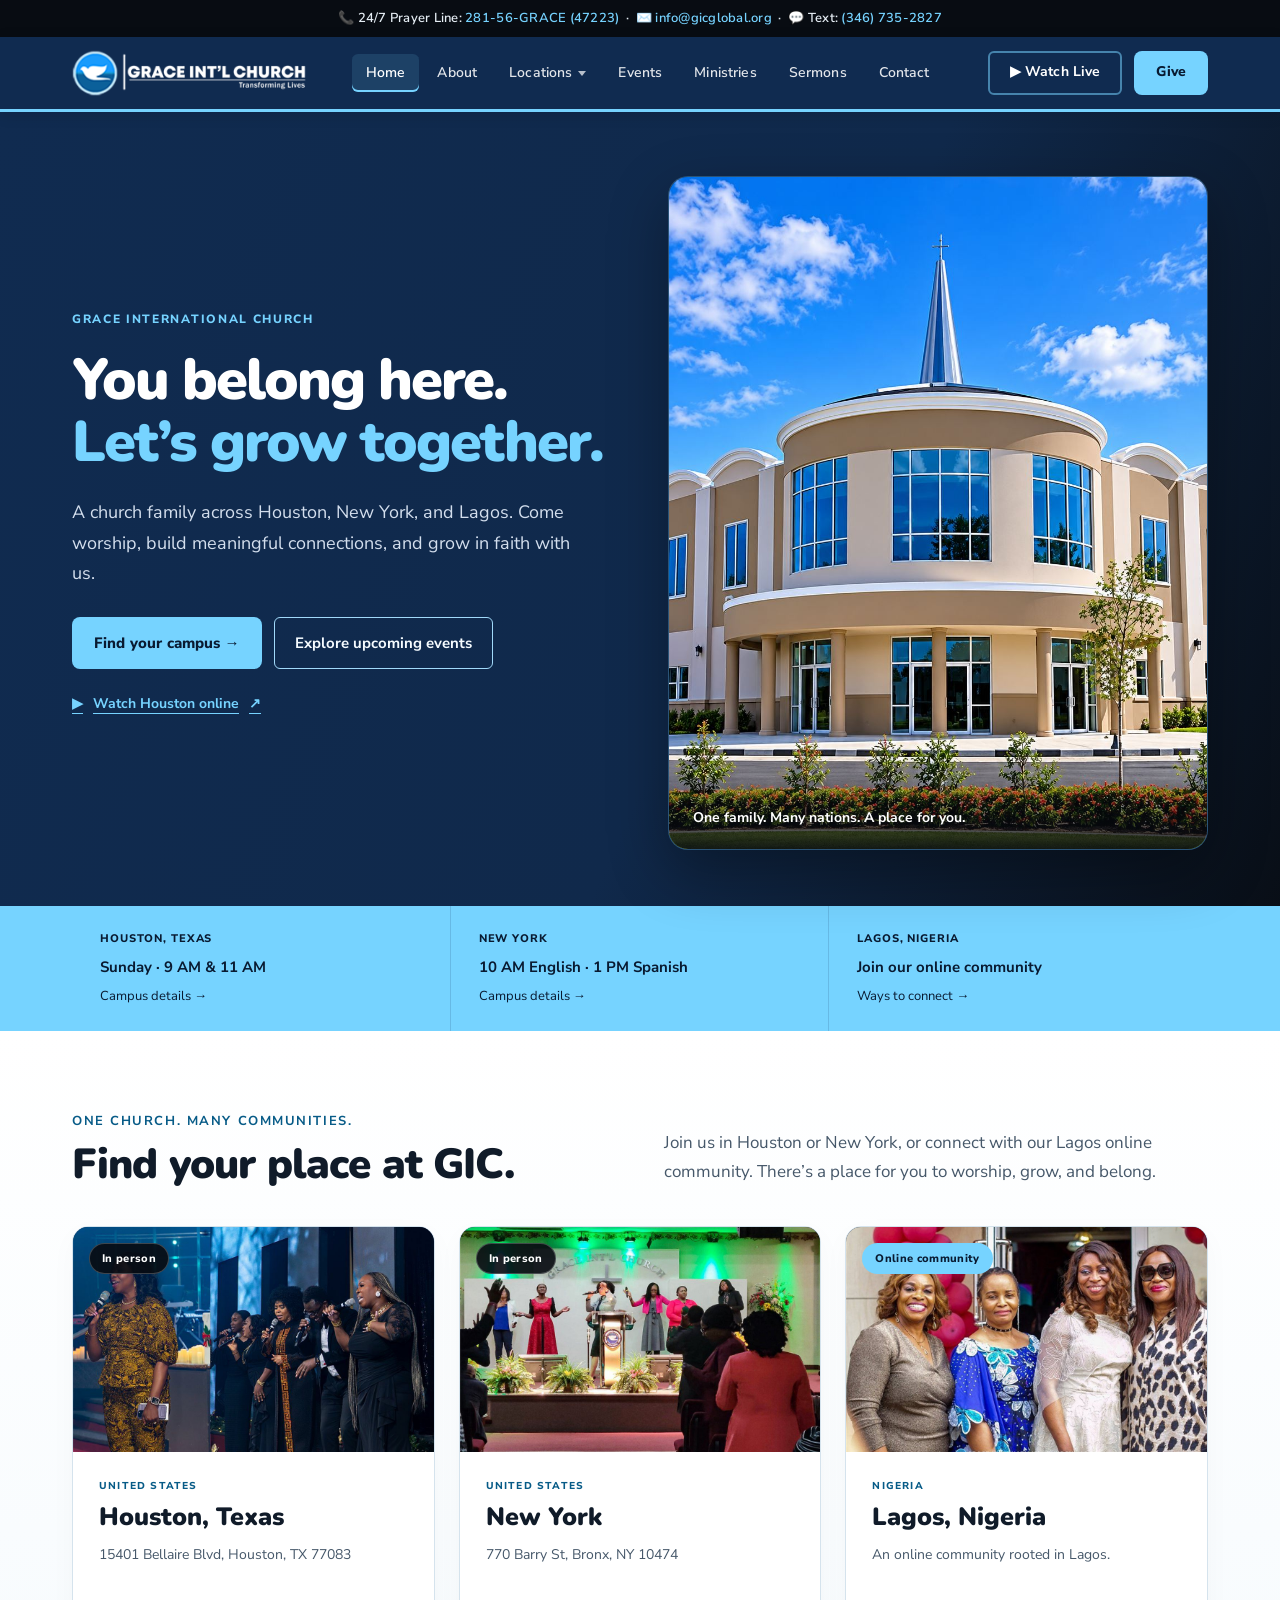
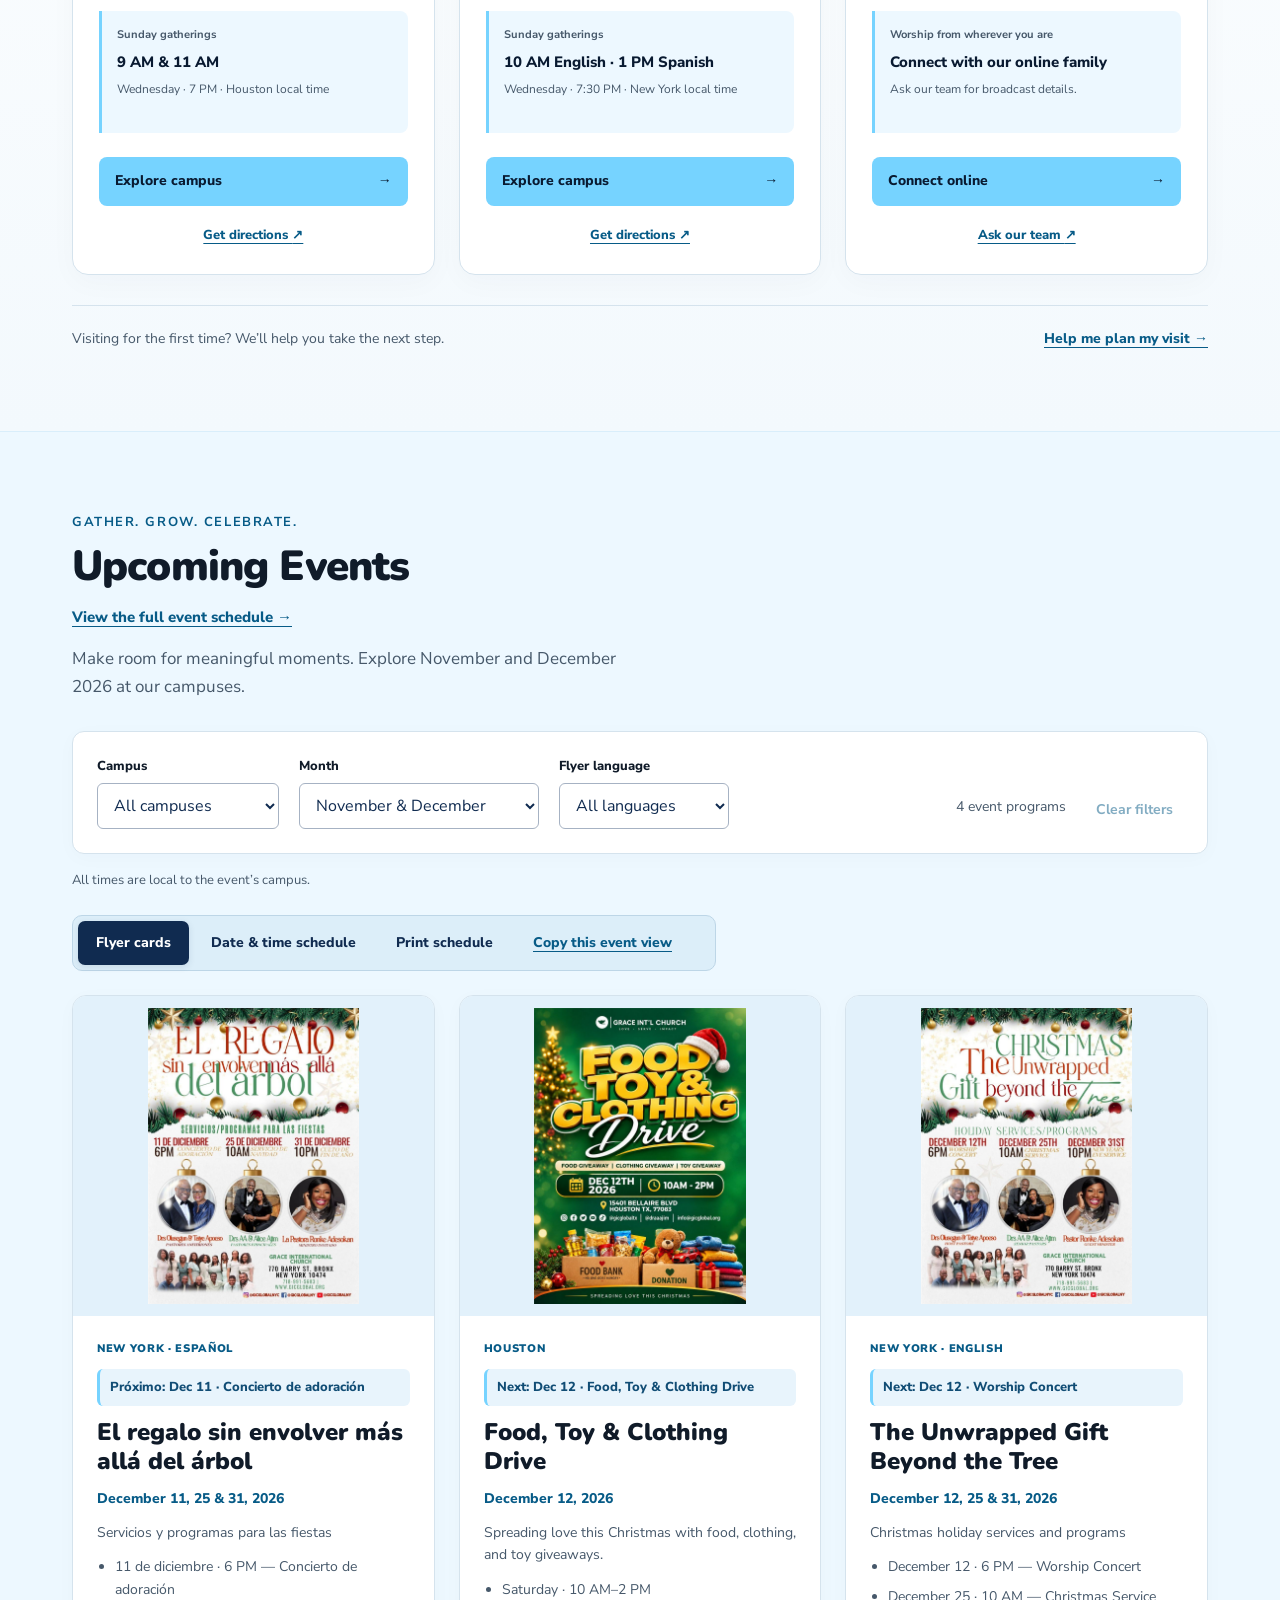
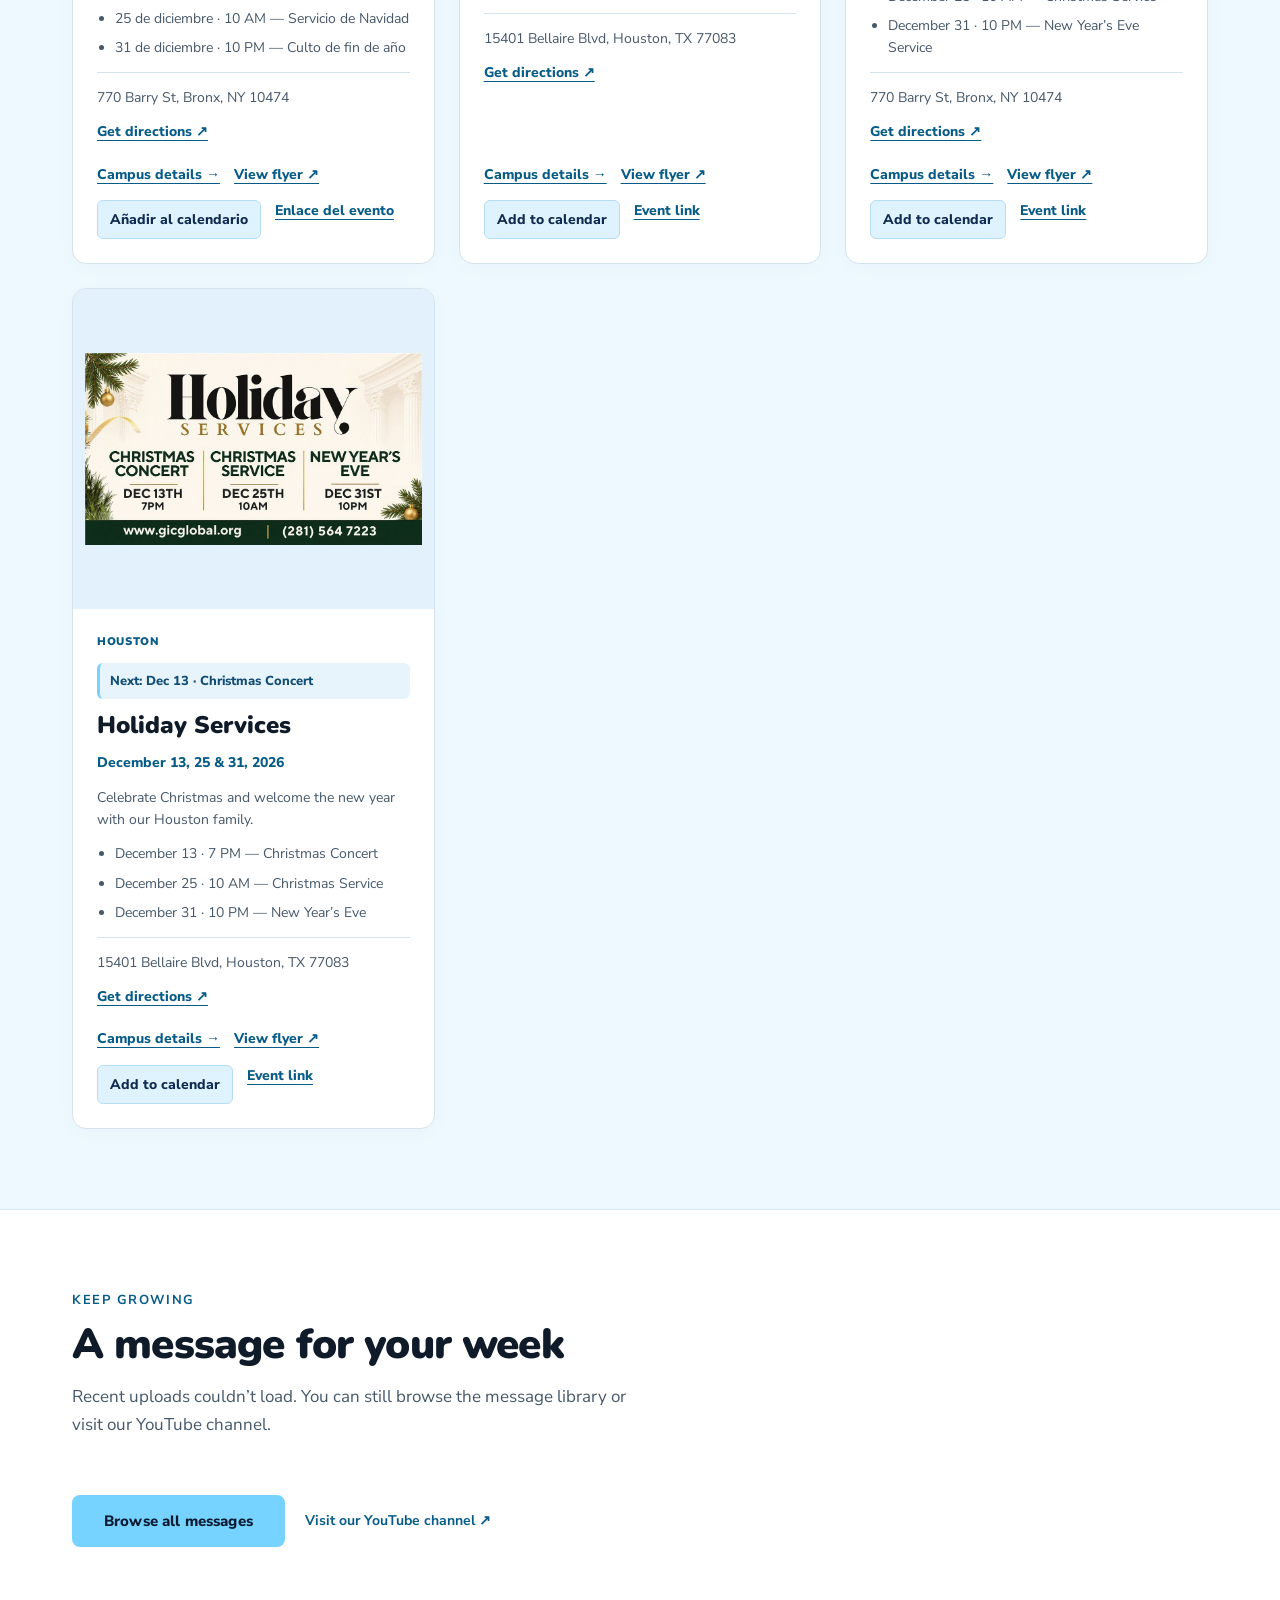
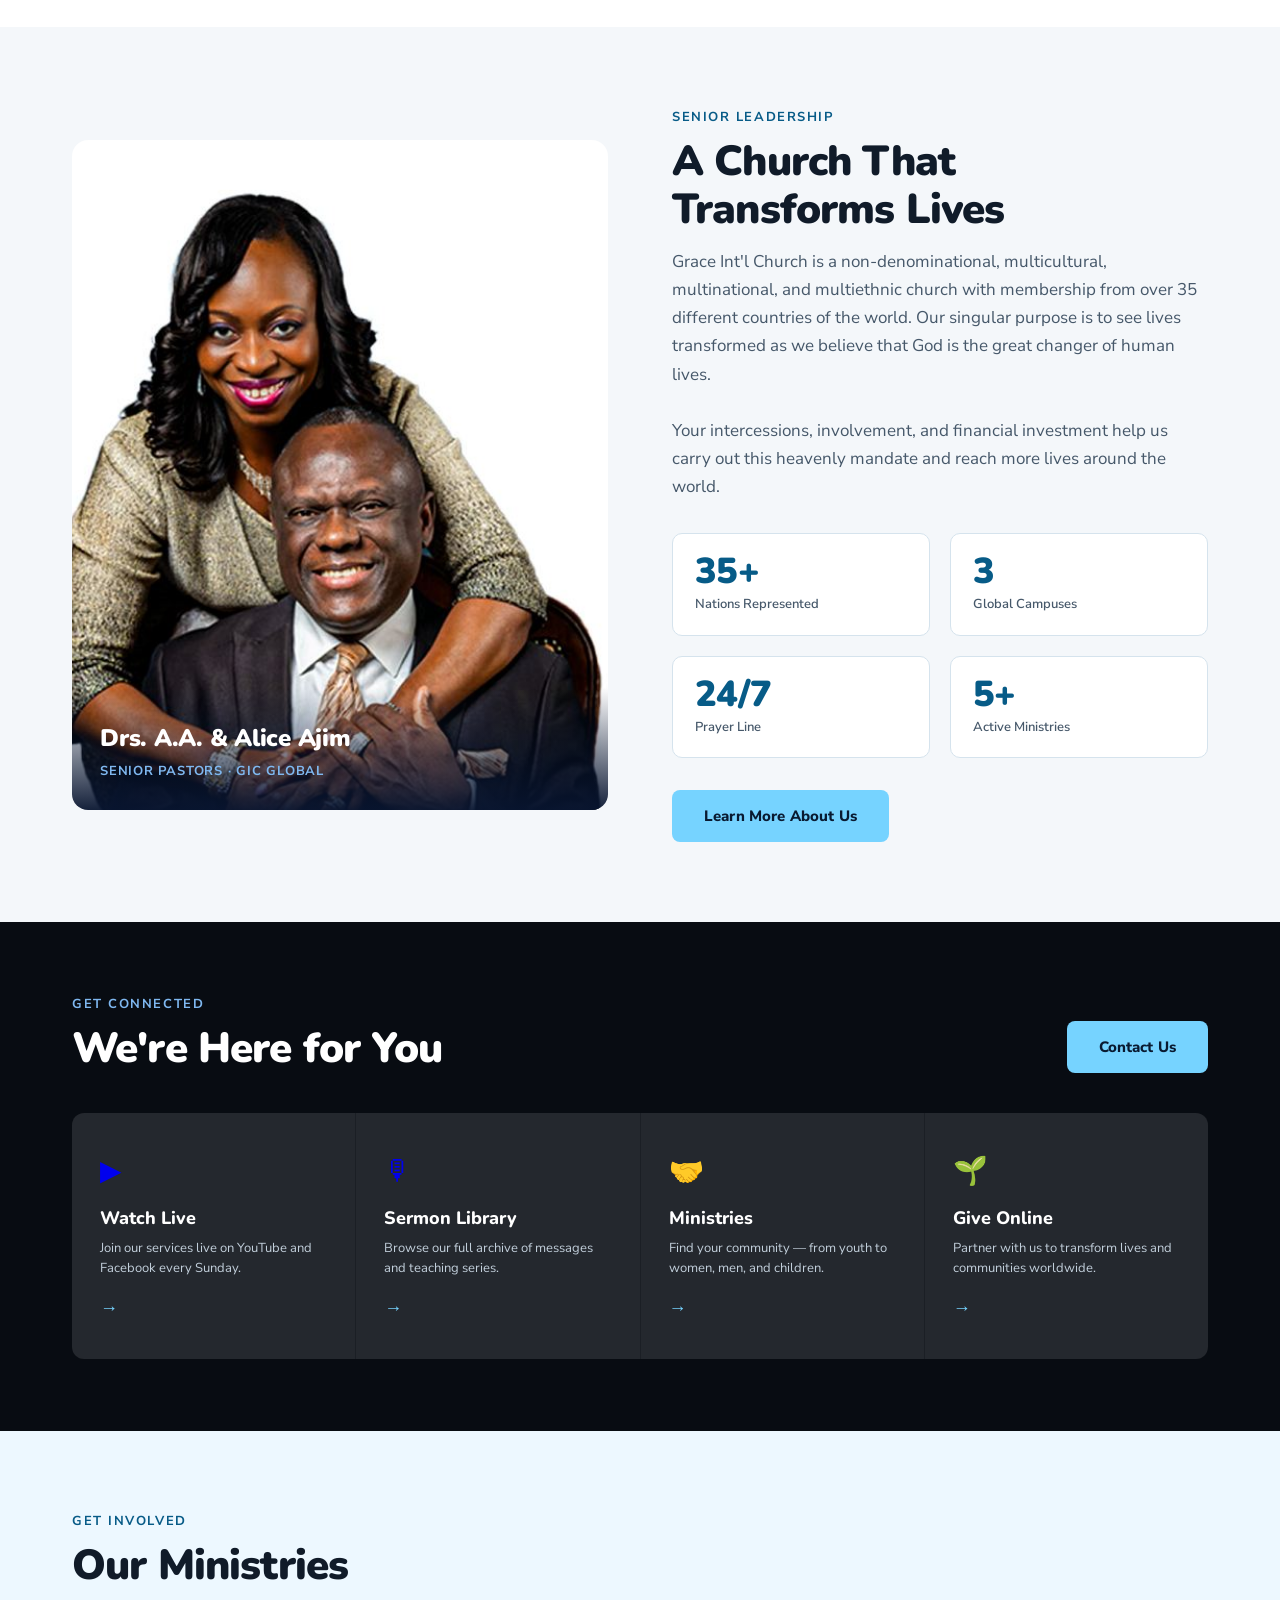
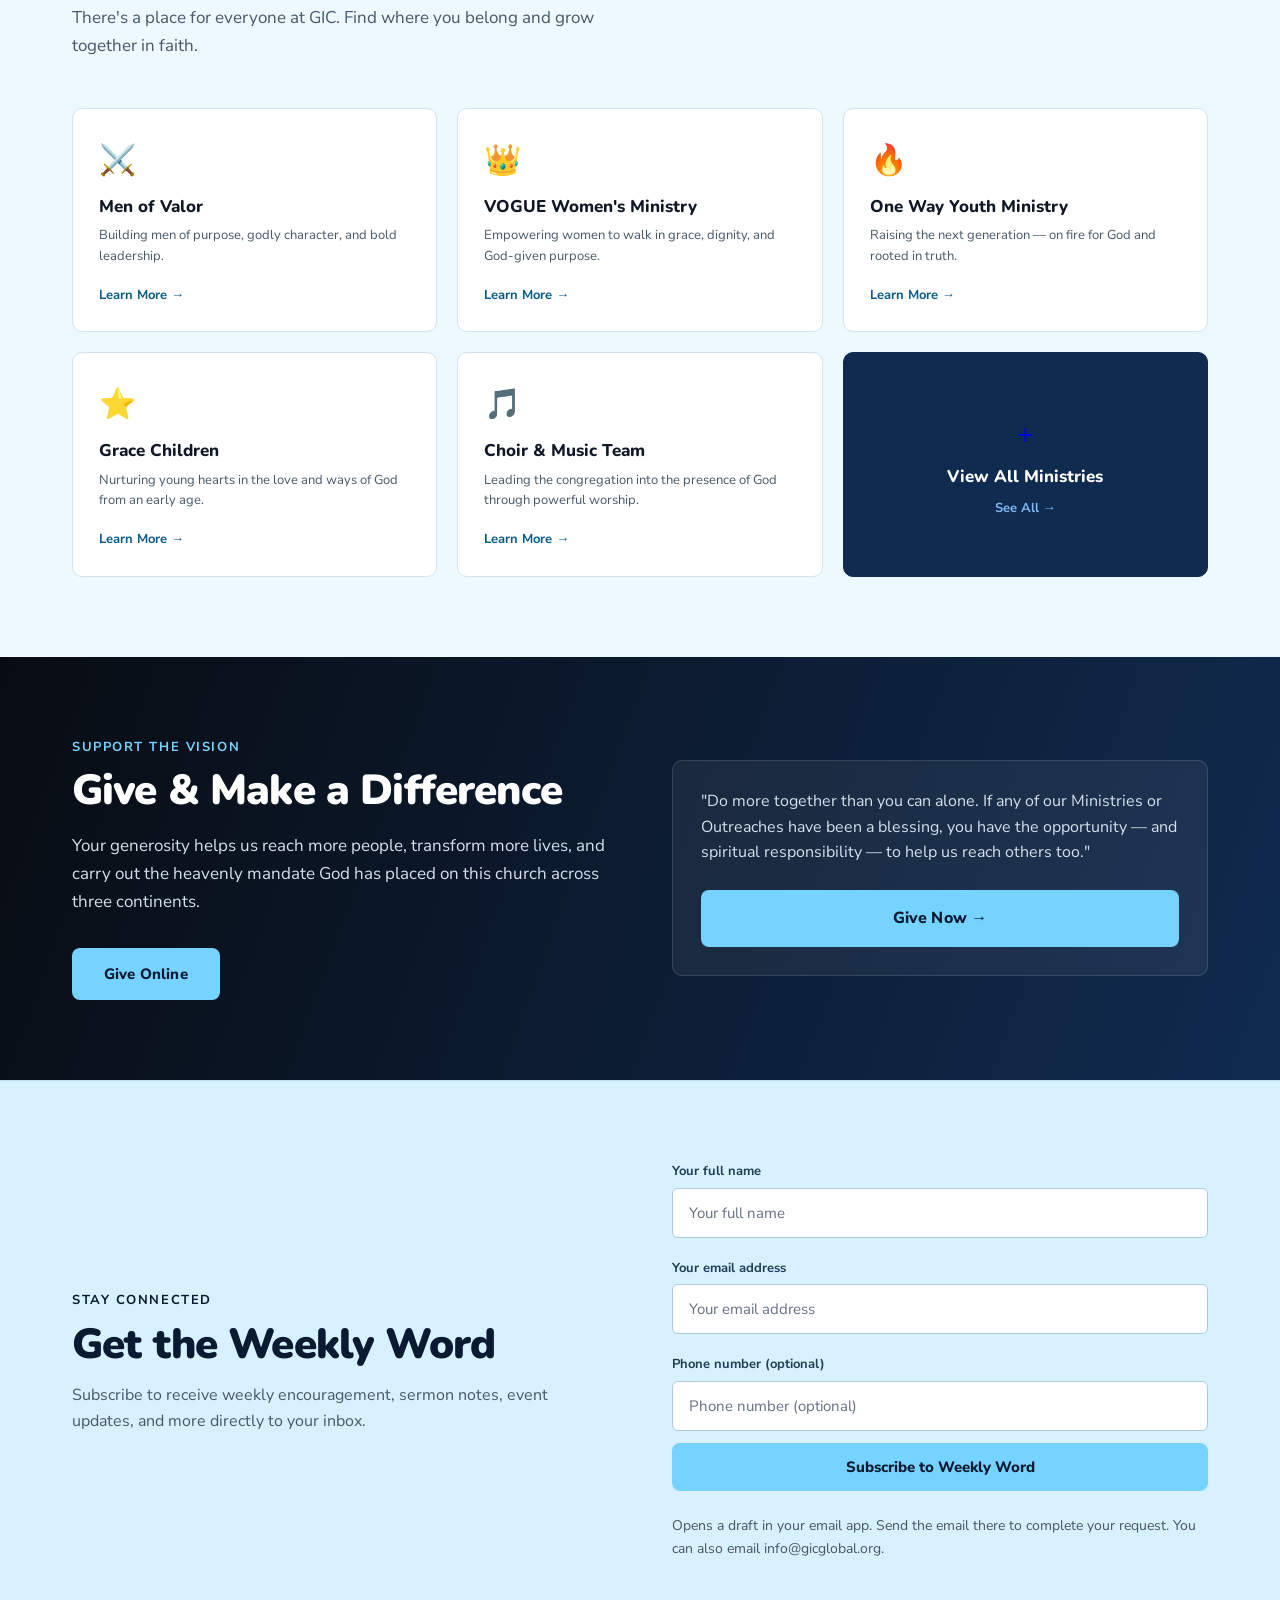
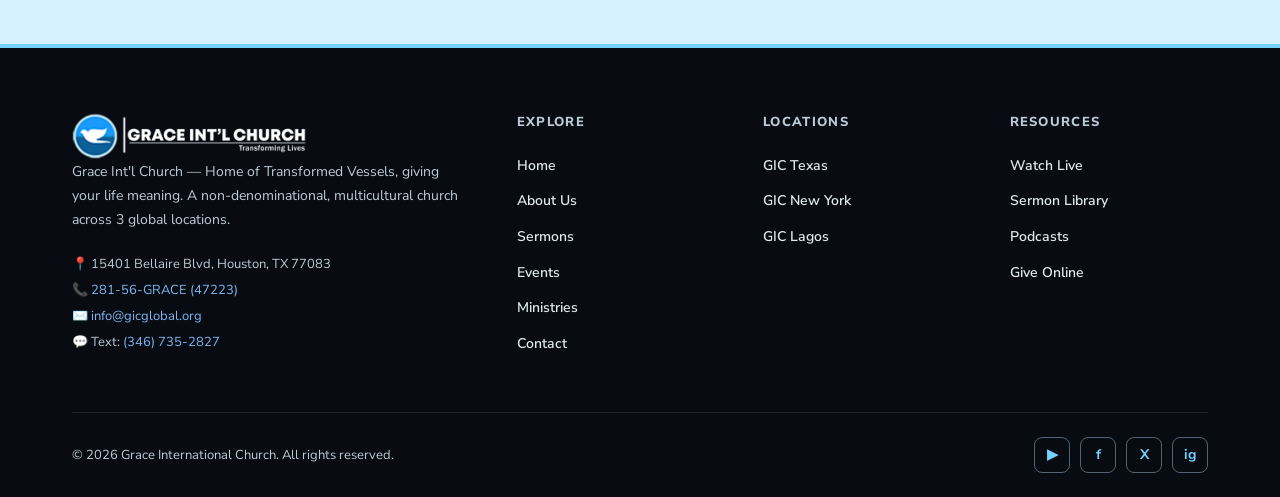
<file: index.html>
<!DOCTYPE html>
<html lang="en">
<head>
<meta charset="UTF-8"/>
<meta name="viewport" content="width=device-width, initial-scale=1.0"/>
<title>Grace International Church — You Belong Here</title>
<meta name="description" content="Find your place at Grace International Church. Explore Houston, New York, and Lagos campuses, worship services, and upcoming events."/>
<link href="https://fonts.googleapis.com/css2?family=Nunito+Sans:wght@300;400;600;700;800;900&family=Nunito:wght@400;600;700;800;900&display=swap" rel="stylesheet"/>
<style>
  /* ===== LAKEWOOD EXACT DESIGN TOKENS ===== */
  :root {
    --lw-navy:       #0C1F3F;   /* Lakewood primary dark navy */
    --lw-navy-dark:  #081530;   /* deeper navy for footer */
    --lw-blue:       #1B6FBF;   /* Lakewood CTA button blue */
    --lw-blue-hover: #155499;
    --lw-blue-light: #EEF5FC;   /* pale blue section bg */
    --lw-white:      #FFFFFF;
    --lw-off-white:  #F7F8FA;
    --lw-gray-100:   #F2F4F7;
    --lw-gray-300:   #D0D5DD;
    --lw-gray-500:   #667085;
    --lw-gray-700:   #344054;
    --lw-gray-900:   #101828;
    --lw-text:       #1D2939;
    --lw-text-light: #475467;
    --lw-border:     #E4E7EC;
    --font: 'Nunito Sans', 'Helvetica Neue', Arial, sans-serif;
    --font-display: 'Nunito', 'Helvetica Neue', Arial, sans-serif;
  }

  * { margin:0; padding:0; box-sizing:border-box; }
  html { scroll-behavior:smooth; }
  body { font-family: var(--font); background: var(--lw-white); color: var(--lw-text); font-size: 16px; line-height: 1.6; }

  /* ===== TOP UTILITY BAR ===== */
  .topbar {
    background: #000000;
    padding: 8px 0;
    text-align: center;
    font-size: 13px;
    font-weight: 600;
    color: rgba(255,255,255,0.85);
    letter-spacing: 0.02em;
  }
  .topbar a { color: #7FB8F0; text-decoration: none; }
  .topbar a:hover { text-decoration: underline; }

  /* ===== NAV ===== */
  .nav-wrap {
    background: var(--lw-navy);
    position: sticky; top: 0; z-index: 200;
    box-shadow: 0 2px 8px rgba(0,0,0,0.18);
  }
  nav {
    max-width: 1200px; margin: 0 auto;
    padding: 0 32px;
    display: flex; align-items: center; justify-content: space-between;
    height: 72px;
  }
  .nav-logo { display: flex; align-items: center; text-decoration: none; }
  .nav-logo-img { height: 48px; width: auto; object-fit: contain; display: block; }
  .nav-links {
    display: flex; align-items: center; gap: 4px; list-style: none;
  }
  .nav-links a {
    display: block; padding: 8px 14px;
    font-size: 14px; font-weight: 600;
    color: rgba(255,255,255,0.88);
    text-decoration: none;
    border-radius: 6px;
    transition: background 0.15s, color 0.15s;
    letter-spacing: 0.01em;
  }
  .nav-links a:hover { background: rgba(255,255,255,0.1); color: #fff; }
  .nav-right { display: flex; align-items: center; gap: 12px; }
  .btn-nav-give {
    background: var(--lw-blue);
    color: #fff; font-size: 14px; font-weight: 700;
    padding: 10px 22px; border-radius: 6px;
    text-decoration: none; letter-spacing: 0.01em;
    transition: background 0.15s;
  }
  .btn-nav-give:hover { background: var(--lw-blue-hover); }
  .btn-nav-watch {
    background: transparent;
    border: 2px solid rgba(255,255,255,0.35);
    color: #fff; font-size: 14px; font-weight: 700;
    padding: 8px 20px; border-radius: 6px;
    text-decoration: none; letter-spacing: 0.01em;
    transition: all 0.15s;
  }
  .btn-nav-watch:hover { border-color: rgba(255,255,255,0.8); }

  .hero-eyebrow {
    display: inline-block;
    background: var(--lw-blue);
    color: #fff; font-size: 12px; font-weight: 700;
    letter-spacing: 0.12em; text-transform: uppercase;
    padding: 5px 14px; border-radius: 4px;
    margin-bottom: 20px;
  }
  .hero-h1 {
    font-family: var(--font-display);
    font-size: clamp(38px, 5.5vw, 64px);
    font-weight: 900;
    line-height: 1.08;
    color: var(--lw-white);
    margin-bottom: 20px;
    letter-spacing: -0.02em;
  }
  .hero-sub {
    font-size: 18px; font-weight: 400; line-height: 1.65;
    color: rgba(255,255,255,0.78);
    margin-bottom: 36px;
    max-width: 480px;
  }
  .hero-btns { display: flex; gap: 14px; flex-wrap: wrap; }
  .btn-primary {
    background: var(--lw-blue);
    color: #fff; font-size: 15px; font-weight: 700;
    padding: 14px 32px; border-radius: 6px;
    text-decoration: none;
    display: inline-block;
    transition: background 0.15s;
    letter-spacing: 0.01em;
  }
  .btn-primary:hover { background: var(--lw-blue-hover); }
  .btn-secondary {
    background: transparent;
    border: 2px solid rgba(255,255,255,0.5);
    color: #fff; font-size: 15px; font-weight: 700;
    padding: 12px 30px; border-radius: 6px;
    text-decoration: none;
    display: inline-flex; align-items: center; gap: 8px;
    transition: all 0.15s;
  }
  .btn-secondary:hover { border-color: #fff; background: rgba(255,255,255,0.08); }
  .play-icon {
    width: 22px; height: 22px; border-radius: 50%;
    background: rgba(255,255,255,0.25);
    display: inline-flex; align-items: center; justify-content: center;
    font-size: 10px; padding-left: 2px;
  }
  /* Service times strip */
  .service-strip {
    background: rgba(255,255,255,0.07);
    border-top: 1px solid rgba(255,255,255,0.1);
    margin-top: 48px; padding: 20px 0;
  }
  .service-strip-inner {
    max-width: 1200px; margin: 0 auto; padding: 0 32px;
    display: flex; gap: 40px; flex-wrap: wrap; align-items: center;
  }
  .service-item { display: flex; align-items: center; gap: 10px; }
  .service-icon { font-size: 18px; color: #7FB8F0; }
  .service-label { font-size: 13px; font-weight: 700; color: rgba(255,255,255,0.6); text-transform: uppercase; letter-spacing: 0.08em; display: block; }
  .service-value { font-size: 15px; font-weight: 700; color: #fff; display: block; }

  /* ===== SECTION WRAPPER ===== */
  .section { padding: 80px 0; }
  .section-inner { max-width: 1200px; margin: 0 auto; padding: 0 32px; }
  .section-label {
    font-size: 13px; font-weight: 700; letter-spacing: 0.12em;
    text-transform: uppercase; color: var(--lw-blue);
    margin-bottom: 10px;
  }
  .section-h2 {
    font-family: var(--font-display);
    font-size: clamp(28px, 4vw, 42px);
    font-weight: 900; color: var(--lw-gray-900);
    line-height: 1.15; letter-spacing: -0.02em;
    margin-bottom: 14px;
  }
  .section-sub {
    font-size: 17px; color: var(--lw-text-light);
    line-height: 1.65; max-width: 580px;
    font-weight: 400;
  }



  /* ===== LOCATIONS ===== */
  .locations { background: var(--lw-white); }
  .loc-grid {
    display: grid; grid-template-columns: repeat(3, 1fr);
    gap: 24px; margin-top: 48px;
  }
  .loc-card {
    border-radius: 12px; overflow: hidden;
    border: 1px solid var(--lw-border);
    transition: box-shadow 0.2s, transform 0.2s;
    text-decoration: none; display: block;
    background: var(--lw-white);
  }
  .loc-card:hover { box-shadow: 0 12px 40px rgba(0,0,0,0.12); transform: translateY(-3px); }
  .loc-thumb {
    height: 200px; position: relative;
    display: flex; align-items: center; justify-content: center;
  }
  .loc-thumb-tx { background: linear-gradient(135deg, #0c1f3f 0%, #1b3a6b 100%); }
  .loc-thumb-ny { background: linear-gradient(135deg, #141428 0%, #252550 100%); }
  .loc-thumb-lg { background: linear-gradient(135deg, #1a2a0a 0%, #2d4a14 100%); }
  .loc-thumb-label {
    font-family: var(--font-display);
    font-size: 52px; font-weight: 900;
    color: rgba(255,255,255,0.12);
    letter-spacing: -0.02em;
  }
  .loc-flag {
    position: absolute; top: 16px; left: 16px;
    background: rgba(255,255,255,0.15); backdrop-filter: blur(4px);
    border-radius: 6px; padding: 4px 10px;
    font-size: 20px; line-height: 1.4;
  }
  .loc-body { padding: 20px 24px 24px; }
  .loc-city {
    font-family: var(--font-display);
    font-size: 22px; font-weight: 900;
    color: var(--lw-gray-900); margin-bottom: 2px;
    letter-spacing: -0.01em;
  }
  .loc-region { font-size: 14px; color: var(--lw-text-light); margin-bottom: 16px; font-weight: 600; }
  .loc-visit {
    font-size: 14px; font-weight: 700; color: var(--lw-blue);
    display: inline-flex; align-items: center; gap: 6px;
    text-decoration: none;
  }
  .loc-visit:hover { text-decoration: underline; }

  /* ===== PASTOR FEATURE ===== */
  .pastor-section { background: var(--lw-gray-100); }
  .pastor-grid {
    display: grid; grid-template-columns: 1fr 1fr;
    gap: 64px; align-items: center;
  }
  .pastor-img-wrap {
    border-radius: 16px; overflow: hidden;
    aspect-ratio: 4/5;
    background: linear-gradient(160deg, #0c1f3f 0%, #1b3a6b 60%, #0c1f3f 100%);
    position: relative; display: flex; align-items: flex-end;
  }
  .pastor-img-svg { position: absolute; inset: 0; width: 100%; height: 100%; opacity: 0.55; }
  .pastor-img-caption {
    position: relative; z-index: 2;
    background: linear-gradient(to top, rgba(8,21,48,0.95) 0%, transparent 100%);
    width: 100%; padding: 32px 28px 28px;
  }
  .pastor-img-name {
    font-family: var(--font-display);
    font-size: 24px; font-weight: 900; color: #fff;
    letter-spacing: -0.01em;
  }
  .pastor-img-title { font-size: 13px; color: #7FB8F0; font-weight: 700; letter-spacing: 0.06em; text-transform: uppercase; margin-top: 3px; }
  .pastor-text .section-sub { max-width: 100%; margin-bottom: 28px; }
  .stat-row { display: grid; grid-template-columns: 1fr 1fr; gap: 20px; margin: 32px 0; }
  .stat-box {
    background: var(--lw-white); border: 1px solid var(--lw-border);
    border-radius: 10px; padding: 20px 22px;
  }
  .stat-num {
    font-family: var(--font-display);
    font-size: 36px; font-weight: 900; color: var(--lw-blue);
    letter-spacing: -0.02em; line-height: 1;
  }
  .stat-label { font-size: 13px; color: var(--lw-text-light); font-weight: 600; margin-top: 4px; }

  /* ===== QUICK LINKS / GET CONNECTED ===== */
  .quicklinks { background: var(--lw-navy); }
  .ql-grid {
    display: grid; grid-template-columns: repeat(4, 1fr);
    gap: 1px; background: rgba(255,255,255,0.08);
    border-radius: 12px; overflow: hidden;
    margin-top: 0;
  }
  .ql-card {
    background: rgba(255,255,255,0.04);
    padding: 36px 28px;
    text-decoration: none; display: block;
    transition: background 0.15s;
    border-radius: 0;
  }
  .ql-card:hover { background: rgba(255,255,255,0.09); }
  .ql-icon { font-size: 28px; margin-bottom: 14px; display: block; }
  .ql-title {
    font-family: var(--font-display);
    font-size: 18px; font-weight: 800; color: #fff;
    margin-bottom: 8px; line-height: 1.2;
  }
  .ql-desc { font-size: 13px; color: rgba(255,255,255,0.55); line-height: 1.55; }
  .ql-arrow { font-size: 18px; color: #7FB8F0; margin-top: 16px; display: block; }
  .ql-header {
    display: flex; align-items: flex-end; justify-content: space-between;
    padding-bottom: 40px; flex-wrap: wrap; gap: 20px;
  }
  .ql-header .section-h2 { color: #fff; margin-bottom: 0; }
  .ql-header .section-label { color: #7FB8F0; }

  /* ===== WATCH / SERMONS ===== */
  .sermons { background: var(--lw-white); }
  .sermon-grid {
    display: grid; grid-template-columns: repeat(3, 1fr);
    gap: 24px; margin-top: 48px;
  }
  .sermon-card {
    border-radius: 10px; overflow: hidden;
    border: 1px solid var(--lw-border);
    transition: box-shadow 0.2s, transform 0.2s;
    background: var(--lw-white);
  }
  .sermon-card:hover { box-shadow: 0 8px 32px rgba(0,0,0,0.1); transform: translateY(-2px); }
  .sermon-thumb {
    height: 190px; position: relative;
    display: flex; align-items: center; justify-content: center;
  }
  .st1 { background: linear-gradient(135deg, #0c1f3f, #1b4080); }
  .st2 { background: linear-gradient(135deg, #1a0c2e, #3a1860); }
  .st3 { background: linear-gradient(135deg, #0c2a1f, #145c38); }
  .sermon-play {
    width: 52px; height: 52px; border-radius: 50%;
    background: rgba(255,255,255,0.15); border: 2px solid rgba(255,255,255,0.5);
    display: flex; align-items: center; justify-content: center;
    font-size: 18px; color: #fff; padding-left: 3px;
    transition: background 0.15s;
  }
  .sermon-card:hover .sermon-play { background: var(--lw-blue); border-color: var(--lw-blue); }
  .sermon-body { padding: 20px 22px 24px; }
  .sermon-date { font-size: 12px; font-weight: 700; color: var(--lw-blue); text-transform: uppercase; letter-spacing: 0.08em; margin-bottom: 6px; }
  .sermon-title { font-family: var(--font-display); font-size: 18px; font-weight: 800; color: var(--lw-gray-900); line-height: 1.25; margin-bottom: 6px; }
  .sermon-speaker { font-size: 13px; color: var(--lw-text-light); font-weight: 600; }
  .sermon-cta { text-align: center; margin-top: 40px; }

  /* ===== MINISTRIES ===== */
  .ministries { background: var(--lw-blue-light); }
  .min-grid {
    display: grid; grid-template-columns: repeat(3, 1fr);
    gap: 20px; margin-top: 48px;
  }
  .min-card {
    background: var(--lw-white);
    border: 1px solid var(--lw-border);
    border-radius: 10px;
    padding: 28px 26px 24px;
    text-decoration: none; display: block;
    transition: box-shadow 0.2s, border-color 0.2s;
  }
  .min-card:hover { box-shadow: 0 6px 24px rgba(0,0,0,0.09); border-color: var(--lw-blue); }
  .min-icon { font-size: 30px; margin-bottom: 12px; display: block; }
  .min-name { font-family: var(--font-display); font-size: 17px; font-weight: 800; color: var(--lw-gray-900); margin-bottom: 8px; line-height: 1.2; }
  .min-desc { font-size: 13px; color: var(--lw-text-light); line-height: 1.55; margin-bottom: 16px; }
  .min-link { font-size: 13px; font-weight: 700; color: var(--lw-blue); display: inline-flex; align-items: center; gap: 5px; }

  /* ===== GIVE ===== */
  .give-section { background: var(--lw-navy); padding: 80px 0; }
  .give-inner {
    max-width: 1200px; margin: 0 auto; padding: 0 32px;
    display: grid; grid-template-columns: 1fr 1fr;
    gap: 64px; align-items: center;
  }
  .give-text .section-h2 { color: #fff; margin-bottom: 16px; }
  .give-text .section-label { color: #7FB8F0; }
  .give-text p { font-size: 17px; color: rgba(255,255,255,0.7); line-height: 1.65; margin-bottom: 32px; }
  .give-highlight {
    background: rgba(255,255,255,0.06); border: 1px solid rgba(255,255,255,0.12);
    border-radius: 10px; padding: 28px;
  }
  .give-highlight p { font-size: 16px; color: rgba(255,255,255,0.75); margin-bottom: 24px; line-height: 1.6; }
  .btn-give {
    display: inline-block;
    background: var(--lw-blue); color: #fff;
    font-size: 16px; font-weight: 700;
    padding: 16px 40px; border-radius: 6px;
    text-decoration: none; letter-spacing: 0.01em;
    transition: background 0.15s; width: 100%; text-align: center;
  }
  .btn-give:hover { background: var(--lw-blue-hover); }

  /* ===== NEWSLETTER ===== */
  .newsletter { background: var(--lw-blue-light); padding: 72px 0; }
  .newsletter-inner {
    max-width: 1200px; margin: 0 auto; padding: 0 32px;
    display: grid; grid-template-columns: 1fr 1fr;
    gap: 64px; align-items: center;
  }
  .newsletter-text .section-h2 { margin-bottom: 12px; }
  .newsletter-text p { font-size: 16px; color: var(--lw-text-light); line-height: 1.65; }
  .newsletter-form { display: flex; flex-direction: column; gap: 12px; }
  .newsletter-form input {
    padding: 14px 16px;
    border: 1.5px solid var(--lw-border); border-radius: 6px;
    font-family: var(--font); font-size: 15px; color: var(--lw-text);
    background: var(--lw-white); outline: none;
    transition: border-color 0.15s;
  }
  .newsletter-form input:focus { border-color: var(--lw-blue); }
  .newsletter-form input::placeholder { color: var(--lw-gray-500); }
  .newsletter-form button {
    background: var(--lw-blue); color: #fff;
    font-family: var(--font); font-size: 15px; font-weight: 700;
    padding: 14px; border: none; border-radius: 6px;
    cursor: pointer; transition: background 0.15s;
  }
  .newsletter-form button:hover { background: var(--lw-blue-hover); }

  /* ===== FOOTER ===== */
  footer { background: var(--lw-navy-dark); padding: 64px 0 0; }
  .footer-inner { max-width: 1200px; margin: 0 auto; padding: 0 32px; }
  .footer-grid {
    display: grid; grid-template-columns: 2fr 1fr 1fr 1fr;
    gap: 48px; padding-bottom: 56px;
    border-bottom: 1px solid rgba(255,255,255,0.1);
  }
  .footer-brand-name { font-family: var(--font-display); font-size: 22px; font-weight: 900; color: #fff; margin-bottom: 14px; letter-spacing: -0.01em; }
  .footer-brand-name span { color: #7FB8F0; }
  .footer-brand p { font-size: 14px; color: rgba(255,255,255,0.5); line-height: 1.7; margin-bottom: 20px; }
  .footer-contact { font-size: 13px; color: rgba(255,255,255,0.5); line-height: 2; }
  .footer-contact a { color: #7FB8F0; text-decoration: none; }
  .footer-col-title { font-size: 13px; font-weight: 800; letter-spacing: 0.1em; text-transform: uppercase; color: rgba(255,255,255,0.5); margin-bottom: 20px; }
  .footer-links { list-style: none; display: flex; flex-direction: column; gap: 10px; }
  .footer-links a { font-size: 14px; color: rgba(255,255,255,0.7); text-decoration: none; font-weight: 600; transition: color 0.15s; }
  .footer-links a:hover { color: #7FB8F0; }
  .footer-bottom {
    padding: 24px 0;
    display: flex; align-items: center; justify-content: space-between; flex-wrap: wrap; gap: 16px;
  }
  .footer-bottom p { font-size: 13px; color: rgba(255,255,255,0.4); }
  .social-row { display: flex; gap: 10px; }
  .social-btn {
    width: 36px; height: 36px; border-radius: 8px;
    border: 1px solid rgba(255,255,255,0.15);
    display: flex; align-items: center; justify-content: center;
    font-size: 14px; color: rgba(255,255,255,0.6);
    text-decoration: none; transition: all 0.15s;
    font-weight: 700;
  }
  .social-btn:hover { border-color: #7FB8F0; color: #7FB8F0; }

  /* ===== DIVIDER ===== */
  .divider-section {
    background: var(--lw-navy);
    padding: 56px 0; text-align: center;
  }
  .divider-section .section-inner { display: flex; flex-direction: column; align-items: center; }
  .divider-quote {
    font-family: var(--font-display);
    font-size: clamp(22px, 3.5vw, 36px);
    font-weight: 800; color: #fff;
    line-height: 1.25; max-width: 760px;
    letter-spacing: -0.01em;
  }
  .divider-quote span { color: #7FB8F0; }
  .divider-source { font-size: 14px; color: rgba(255,255,255,0.45); margin-top: 14px; font-weight: 600; letter-spacing: 0.05em; }

  /* ===== HAMBURGER BUTTON ===== */
  .nav-hamburger {
    display: none;
    flex-direction: column;
    justify-content: center;
    align-items: center;
    gap: 5px;
    width: 40px; height: 40px;
    background: transparent;
    border: 1.5px solid rgba(255,255,255,0.3);
    border-radius: 6px;
    cursor: pointer;
    padding: 0;
    flex-shrink: 0;
  }
  .nav-hamburger span {
    display: block;
    width: 20px; height: 2px;
    background: #fff;
    border-radius: 2px;
    transition: all 0.3s ease;
    transform-origin: center;
  }
  .nav-hamburger.open span:nth-child(1) { transform: translateY(7px) rotate(45deg); }
  .nav-hamburger.open span:nth-child(2) { opacity: 0; transform: scaleX(0); }
  .nav-hamburger.open span:nth-child(3) { transform: translateY(-7px) rotate(-45deg); }

  /* ===== MOBILE DRAWER ===== */
  .mobile-nav {
    display: none;
    position: fixed;
    top: 0; left: 0; right: 0; bottom: 0;
    z-index: 199;
    pointer-events: none;
  }
  .mobile-nav.open { pointer-events: all; }
  .mobile-nav-overlay {
    position: absolute; inset: 0;
    background: rgba(0,0,0,0.55);
    opacity: 0;
    transition: opacity 0.3s ease;
  }
  .mobile-nav.open .mobile-nav-overlay { opacity: 1; }
  .mobile-nav-drawer {
    position: absolute;
    top: 0; right: 0;
    width: min(320px, 88vw);
    height: 100%;
    background: var(--lw-navy);
    transform: translateX(100%);
    transition: transform 0.35s cubic-bezier(0.4,0,0.2,1);
    display: flex;
    flex-direction: column;
    overflow-y: auto;
  }
  .mobile-nav.open .mobile-nav-drawer { transform: translateX(0); }
  .mobile-nav-header {
    display: flex;
    align-items: center;
    justify-content: space-between;
    padding: 20px 24px;
    border-bottom: 1px solid rgba(255,255,255,0.1);
  }
  .mobile-nav-logo { font-family: var(--font-display); font-size: 18px; font-weight: 900; color: #fff; }
  .mobile-nav-logo span { color: #7FB8F0; }
  .mobile-nav-close {
    width: 36px; height: 36px; border-radius: 6px;
    background: rgba(255,255,255,0.08);
    border: 1px solid rgba(255,255,255,0.15);
    color: #fff; font-size: 20px; cursor: pointer;
    display: flex; align-items: center; justify-content: center;
    line-height: 1;
  }
  .mobile-nav-links {
    list-style: none;
    padding: 12px 0;
    flex: 1;
  }
  .mobile-nav-links li a {
    display: block;
    padding: 14px 24px;
    font-size: 16px; font-weight: 700;
    color: rgba(255,255,255,0.88);
    text-decoration: none;
    border-left: 3px solid transparent;
    transition: background 0.15s, color 0.15s, border-color 0.15s;
    letter-spacing: 0.01em;
  }
  .mobile-nav-links li a:hover,
  .mobile-nav-links li a.active {
    background: rgba(255,255,255,0.07);
    color: #fff;
    border-left-color: var(--lw-blue);
  }
  .mobile-nav-footer {
    padding: 20px 24px;
    border-top: 1px solid rgba(255,255,255,0.1);
    display: flex;
    flex-direction: column;
    gap: 10px;
  }
  .mobile-nav-footer a {
    display: block; text-align: center;
    padding: 13px; border-radius: 6px;
    font-size: 15px; font-weight: 700;
    text-decoration: none;
    transition: background 0.15s;
  }
  .mobile-btn-watch {
    border: 2px solid rgba(255,255,255,0.35);
    color: #fff;
  }
  .mobile-btn-watch:hover { border-color: rgba(255,255,255,0.7); }
  .mobile-btn-give {
    background: var(--lw-blue);
    color: #fff;
  }
  .mobile-btn-give:hover { background: var(--lw-blue-hover); }
  .mobile-nav-contact {
    padding: 0 24px 24px;
    font-size: 12px; color: rgba(255,255,255,0.4);
    line-height: 1.8;
  }
  .mobile-nav-contact a { color: #7FB8F0; text-decoration: none; }

  /* ===== RESPONSIVE ===== */
  @media (max-width: 960px) {
    nav { padding: 0 20px; }
    .nav-links { display: none; }
    .nav-right { display: none; }
    .nav-hamburger { display: flex; }
    .mobile-nav { display: block; }
    .section-inner { padding: 0 20px; }
    .hc-content { padding: 60px 20px 40px; }
    .loc-grid, .min-grid { grid-template-columns: 1fr 1fr; }
    .sermon-grid { grid-template-columns: 1fr 1fr; }
    .pastor-grid, .give-inner, .newsletter-inner { grid-template-columns: 1fr; gap: 32px; }
    .footer-grid { grid-template-columns: 1fr 1fr; gap: 32px; }
    .ql-grid { grid-template-columns: 1fr 1fr; }
    .hc-arrow { width: 40px; height: 40px; font-size: 28px; }
    .hc-prev { left: 12px; }
    .hc-next { right: 12px; }
  }
  @media (max-width: 600px) {
    .loc-grid, .min-grid, .sermon-grid, .ql-grid { grid-template-columns: 1fr; }
    .footer-grid { grid-template-columns: 1fr; }
    .stat-row { grid-template-columns: 1fr 1fr; }
    .service-strip-inner { flex-direction: column; gap: 16px; }
    .topbar { font-size: 11px; padding: 6px 12px; }
  }

  /* ===== DESKTOP DROPDOWN ===== */
  .nav-links li { position: relative; }
  .nav-links li.has-dropdown > a::after {
    content: '';
    display: inline-block;
    width: 0; height: 0;
    margin-left: 6px; vertical-align: middle;
    border-left: 4px solid transparent;
    border-right: 4px solid transparent;
    border-top: 5px solid rgba(255,255,255,0.7);
    transition: transform 0.2s;
  }
  .nav-links li.has-dropdown:hover > a::after { transform: rotate(180deg); }
  .nav-dropdown {
    display: none;
    position: absolute;
    top: calc(100% + 8px);
    left: 0;
    min-width: 200px;
    background: #0C1F3F;
    border: 1px solid rgba(255,255,255,0.12);
    border-radius: 8px;
    box-shadow: 0 12px 40px rgba(0,0,0,0.35);
    padding: 6px 0;
    z-index: 300;
    list-style: none;
  }
  .nav-links li.has-dropdown:hover .nav-dropdown { display: block; }
  .nav-dropdown li a {
    display: flex; align-items: center; gap: 10px;
    padding: 11px 18px;
    font-size: 14px; font-weight: 600;
    color: rgba(255,255,255,0.85);
    text-decoration: none;
    border-radius: 0;
    border-left: 3px solid transparent;
    transition: background 0.15s, color 0.15s, border-color 0.15s;
    white-space: nowrap;
  }
  .nav-dropdown li a:hover { background: rgba(255,255,255,0.08); color: #fff; border-left-color: #1B6FBF; }
  .nav-dropdown li a .dd-flag { font-size: 16px; }
  .nav-dropdown::before {
    content: '';
    position: absolute;
    top: -6px; left: 18px;
    width: 10px; height: 10px;
    background: #0C1F3F;
    border-left: 1px solid rgba(255,255,255,0.12);
    border-top: 1px solid rgba(255,255,255,0.12);
    transform: rotate(45deg);
  }

  /* ===== MOBILE ACCORDION ===== */
  .mobile-nav-links li.mob-has-dropdown > a {
    display: flex; align-items: center; justify-content: space-between;
  }
  .mob-dd-arrow {
    display: inline-flex; align-items: center; justify-content: center;
    width: 24px; height: 24px;
    font-size: 12px; color: rgba(255,255,255,0.5);
    transition: transform 0.25s;
    flex-shrink: 0;
  }
  .mobile-nav-links li.mob-has-dropdown.open > a .mob-dd-arrow { transform: rotate(180deg); }
  .mob-submenu {
    list-style: none;
    max-height: 0;
    overflow: hidden;
    transition: max-height 0.3s ease;
    background: rgba(0,0,0,0.2);
  }
  .mobile-nav-links li.mob-has-dropdown.open .mob-submenu { max-height: 200px; }
  .mob-submenu li a {
    display: flex; align-items: center; gap: 10px;
    padding: 12px 24px 12px 36px;
    font-size: 14px; font-weight: 600;
    color: rgba(255,255,255,0.75);
    text-decoration: none;
    border-left: 3px solid transparent;
    transition: background 0.15s, color 0.15s, border-color 0.15s;
  }
  .mob-submenu li a:hover { background: rgba(255,255,255,0.05); color: #fff; border-left-color: #1B6FBF; }


</style>
<link rel="stylesheet" href="events.css"/>
<link rel="stylesheet" href="site.css"/>
<meta property="og:type" content="website"/>
<meta property="og:title" content="Grace International Church — You Belong Here"/>
<meta property="og:description" content="Find your place at Grace International Church. Explore Houston, New York, and Lagos campuses, worship services, and upcoming events."/>
<link rel="stylesheet" href="theme.css"/>
</head>
<body>
<a class="skip-link" href="#mainContent">Skip to content</a>

<!-- TOP BAR -->
<div class="topbar">
  📞 24/7 Prayer Line: <a href="tel:2815647223">281-56-GRACE (47223)</a> &nbsp;·&nbsp; ✉️ <a href="mailto:info@gicglobal.org"><span class="__cf_email__" data-cfemail="92fbfcf4fdd2f5fbf1f5fefdf0f3febcfde0f5">info@gicglobal.org</span></a> &nbsp;·&nbsp; 💬 Text: <a href="sms:3467352827">(346) 735-2827</a>
</div>

<!-- NAV -->
<div class="nav-wrap">
  <nav>
    <a href="index.html" class="nav-logo">
      <img src="images/logowhite.png" alt="GIC Global" class="nav-logo-img" onerror="this.style.display='none';this.nextElementSibling.style.display='inline';" />
      <span class="nav-logo-fallback" style="display:none;font-family:var(--font-display);font-size:20px;font-weight:900;color:#fff;letter-spacing:-0.01em;">GIC <span style="color:#7FB8F0;">Global</span></span>
    </a>
    <ul class="nav-links">
<li><a href="index.html">Home</a></li><li><a href="about.html">About</a></li>
<li class="has-dropdown"><a href="#">Locations</a><ul class="nav-dropdown"><li><a href="location-texas.html">GIC Houston</a></li><li><a href="location-newyork.html">GIC New York</a></li><li><a href="location-lagos.html">GIC Lagos</a></li></ul></li>
<li><a href="events.html">Events</a></li><li><a href="ministries.html">Ministries</a></li><li><a href="sermons.html">Sermons</a></li><li><a href="contact.html">Contact</a></li></ul>
    <div class="nav-right">
      <a href="https://www.youtube.com/@GicglobalTX" target="_blank" class="btn-nav-watch" rel="noopener">▶ Watch Live</a>
      <a href="give.html" class="btn-nav-give">Give</a>
    </div>
    <button class="nav-hamburger" id="hamburger" aria-label="Open menu">
      <span></span><span></span><span></span>
    </button>
  </nav>
</div>

<!-- MOBILE NAV DRAWER -->
<div class="mobile-nav" id="mobileNav">
  <div class="mobile-nav-overlay" id="mobileOverlay"></div>
  <div class="mobile-nav-drawer">
    <div class="mobile-nav-header">
      <span class="mobile-nav-logo">GIC <span>Global</span></span>
      <button class="mobile-nav-close" id="mobileClose">✕</button>
    </div>
    <ul class="mobile-nav-links">
<li><a href="index.html">Home</a></li><li><a href="about.html">About</a></li>
<li class="mob-has-dropdown"><a href="#"><span>Locations</span><span class="mob-dd-arrow" aria-hidden="true">▾</span></a><ul class="mob-submenu"><li><a href="location-texas.html">GIC Houston</a></li><li><a href="location-newyork.html">GIC New York</a></li><li><a href="location-lagos.html">GIC Lagos</a></li></ul></li>
<li><a href="events.html">Events</a></li><li><a href="ministries.html">Ministries</a></li><li><a href="sermons.html">Sermons</a></li><li><a href="contact.html">Contact</a></li></ul>
    <div class="mobile-nav-footer">
      <a href="https://www.youtube.com/@GicglobalTX" target="_blank" class="mobile-btn-watch" rel="noopener">▶ Watch Live</a>
      <a href="give.html" class="mobile-btn-give">Give Online</a>
    </div>
    <div class="mobile-nav-contact">
      📞 <a href="tel:2815647223">281-56-GRACE (47223)</a><br/>
      ✉️ <a href="mailto:info@gicglobal.org"><span>info@gicglobal.org</span></a>
    </div>
  </div>
</div>

<main id="mainContent">
<!-- WELCOME -->
<section class="welcome-hero" aria-labelledby="welcomeHeading">
  <div class="welcome-hero-inner">
    <div class="welcome-copy">
      <p class="welcome-eyebrow">Grace International Church</p>
      <h1 id="welcomeHeading">You belong here.<br/><span>Let’s grow together.</span></h1>
      <p class="welcome-intro">A church family across Houston, New York, and Lagos. Come worship, build meaningful connections, and grow in faith with us.</p>
      <div class="welcome-actions"><a href="#locations" class="btn-primary">Find your campus <span aria-hidden="true">→</span></a><a href="#events" class="welcome-secondary">Explore upcoming events</a></div>
      <a class="welcome-watch" href="https://www.youtube.com/@GicglobalTX" target="_blank" rel="noopener"><span aria-hidden="true">▶</span> Watch Houston online <span aria-hidden="true">↗</span></a>
    </div>
    <figure class="welcome-photo"><img src="images/hero-church-building.portfolio.jpg" alt="Church building with a cross-topped steeple, blue sky, and landscaped entrance" width="967" height="1627" fetchpriority="high" decoding="async"/><figcaption>One family. Many nations. A place for you.</figcaption></figure>
  </div>
  <div class="welcome-campus-bar" aria-label="Choose a campus">
    <a href="location-texas.html"><span class="campus-kicker">Houston, Texas</span><strong>Sunday · 9 AM &amp; 11 AM</strong><span>Campus details <span aria-hidden="true">→</span></span></a>
    <a href="location-newyork.html"><span class="campus-kicker">New York</span><strong>10 AM English · 1 PM Spanish</strong><span>Campus details <span aria-hidden="true">→</span></span></a>
    <a href="location-lagos.html"><span class="campus-kicker">Lagos, Nigeria</span><strong>Join our online community</strong><span>Ways to connect <span aria-hidden="true">→</span></span></a>
  </div>
</section>

<!-- LOCATIONS -->
<section class="section campus-discovery" id="locations" aria-labelledby="campusDiscoveryHeading"><div class="section-inner"><div class="campus-discovery-heading"><div><p class="section-label">One church. Many communities.</p><h2 class="section-h2" id="campusDiscoveryHeading">Find your place at GIC.</h2></div><p class="campus-discovery-intro">Join us in Houston or New York, or connect with our Lagos online community. There’s a place for you to worship, grow, and belong.</p></div><div class="campus-discovery-grid"><article class="campus-card"><div class="campus-card-photo"><img src="images/previews/photo-tx1-png.jpg" alt="Worship team at GIC Houston" width="1000" height="667" loading="lazy" decoding="async"/><span class="campus-mode">In person</span></div><div class="campus-card-content"><p class="campus-country">United States</p><h3><a href="location-texas.html">Houston, Texas</a></h3><p class="campus-card-address">15401 Bellaire Blvd, Houston, TX 77083</p><div class="campus-gathering"><p class="campus-detail-label">Sunday gatherings</p><p class="campus-detail-value">9 AM &amp; 11 AM</p><p class="campus-detail-note">Wednesday · 7 PM · Houston local time</p></div><div class="campus-card-actions"><a class="campus-card-primary" href="location-texas.html">Explore campus <span aria-hidden="true">→</span></a><a href="https://www.google.com/maps/search/?api=1&amp;query=15401%20Bellaire%20Blvd%2C%20Houston%2C%20TX%2077083" target="_blank" rel="noopener" class="campus-card-secondary" aria-label="Get directions to GIC Houston">Get directions <span aria-hidden="true">↗</span></a></div></div></article>
<article class="campus-card"><div class="campus-card-photo"><img src="images/previews/photo-nyc1-png.jpg" alt="Worship gathering at GIC New York" width="1000" height="667" loading="lazy" decoding="async"/><span class="campus-mode">In person</span></div><div class="campus-card-content"><p class="campus-country">United States</p><h3><a href="location-newyork.html">New York</a></h3><p class="campus-card-address">770 Barry St, Bronx, NY 10474</p><div class="campus-gathering"><p class="campus-detail-label">Sunday gatherings</p><p class="campus-detail-value">10 AM English · 1 PM Spanish</p><p class="campus-detail-note">Wednesday · 7:30 PM · New York local time</p></div><div class="campus-card-actions"><a class="campus-card-primary" href="location-newyork.html">Explore campus <span aria-hidden="true">→</span></a><a href="https://www.google.com/maps/search/?api=1&amp;query=770%20Barry%20St%2C%20Bronx%2C%20NY%2010474" target="_blank" rel="noopener" class="campus-card-secondary" aria-label="Get directions to GIC New York">Get directions <span aria-hidden="true">↗</span></a></div></div></article>
<article class="campus-card campus-card-online"><div class="campus-card-photo"><img src="images/previews/photo-lag1-png.jpg" alt="Members of the GIC Lagos community" width="1000" height="667" loading="lazy" decoding="async"/><span class="campus-mode">Online community</span></div><div class="campus-card-content"><p class="campus-country">Nigeria</p><h3><a href="location-lagos.html">Lagos, Nigeria</a></h3><p class="campus-card-address">An online community rooted in Lagos.</p><div class="campus-gathering"><p class="campus-detail-label">Worship from wherever you are</p><p class="campus-detail-value">Connect with our online family</p><p class="campus-detail-note">Ask our team for broadcast details.</p></div><div class="campus-card-actions"><a class="campus-card-primary" href="location-lagos.html">Connect online <span aria-hidden="true">→</span></a><a href="contact.html?campus=lagos" class="campus-card-secondary">Ask our team <span aria-hidden="true">↗</span></a></div></div></article></div><div class="campus-discovery-help"><p>Visiting for the first time? We’ll help you take the next step.</p><a href="contact.html?reason=visit">Help me plan my visit <span aria-hidden="true">→</span></a></div></div></section>

<!-- UPCOMING EVENTS -->
<section class="section season-events" id="events" aria-labelledby="eventsHeading"><div class="section-inner">
<div class="section-label">Gather. Grow. Celebrate.</div><h2 class="section-h2" id="eventsHeading">Upcoming Events</h2>
<a class="events-full-link" href="events.html">View the full event schedule →</a>
<p class="section-sub">Make room for meaningful moments. Explore November and December 2026 at our campuses.</p>
<div class="season-toolbar" hidden><div><label for="eventCampus">Campus</label><select id="eventCampus"><option value="all">All campuses</option><option value="houston">Houston, Texas</option><option value="newyork">New York</option><option value="lagos">Lagos</option></select></div><div><label for="eventMonth">Month</label><select id="eventMonth"><option value="all">November &amp; December</option><option value="11">November 2026</option><option value="12">December 2026</option></select></div><p id="eventCount" role="status" aria-live="polite" aria-atomic="true">6 event programs</p></div>
<p class="season-time-note">All times are local to the event&#8217;s campus.</p><div class="season-grid"><article class="season-card" data-event-id="ny-fall-seminar" data-campus="newyork" data-month="11">
<a class="season-flyer" href="images/events/ny-seminar.jpeg" target="_blank" rel="noopener" aria-label="View full flyer: Fall Bible Seminar"><img src="images/previews/event-ny-seminar-jpeg.jpg" alt="Fall Bible Seminar — November 11–15, 2026" loading="lazy" width="1000" height="712" decoding="async"/></a>
<div class="season-body"><p class="season-badge">New York</p><h3>Fall Bible Seminar</h3><p class="season-date">November 11–15, 2026</p><p>Soaring in the Days of His Power</p><ul><li>Wed &amp; Thu: 7 PM; Fri: 7:30 PM; Sat: 7 PM; Sun: 10 AM &amp; 1 PM Spanish service</li></ul><p class="season-address">770 Barry St, Bronx, NY 10474</p><div class="season-actions"><a href="location-newyork.html">Campus details &rarr;</a><a href="images/events/ny-seminar.jpeg" target="_blank" rel="noopener">View flyer ↗</a></div></div>
</article>
<article class="season-card" data-event-id="tx-fall-seminar" data-campus="houston" data-month="11">
<a class="season-flyer" href="images/events/tx-seminar.portfolio.jpg" target="_blank" rel="noopener" aria-label="View full flyer: Fall Bible Seminar"><img src="images/previews/event-tx-seminar-png.jpg" alt="Fall Bible Seminar — November 18–22, 2026" loading="lazy" width="736" height="856" decoding="async"/></a>
<div class="season-body"><p class="season-badge">Houston</p><h3>Fall Bible Seminar</h3><p class="season-date">November 18–22, 2026</p><p>Overcomers Mentality · Ministering: Bishop David Ibeleme</p><ul><li>Contact the Houston campus for service times.</li></ul><p class="season-address">15401 Bellaire Blvd, Houston, TX 77083</p><div class="season-actions"><a href="location-texas.html">Campus details &rarr;</a><a href="images/events/tx-seminar.portfolio.jpg" target="_blank" rel="noopener">View flyer ↗</a></div></div>
</article>
<article class="season-card" data-event-id="ny-holiday-es" data-campus="newyork" data-month="12">
<a class="season-flyer" href="images/events/ny-christmas-spanish.jpeg" target="_blank" rel="noopener" aria-label="View full flyer: El regalo sin envolver más allá del árbol"><img src="images/previews/event-ny-christmas-spanish-jpeg.jpg" alt="El regalo sin envolver más allá del árbol — December 11, 25 &amp; 31, 2026" loading="lazy" width="855" height="1200" decoding="async"/></a>
<div class="season-body"><p class="season-badge">New York · Español</p><h3 lang="es">El regalo sin envolver más allá del árbol</h3><p class="season-date">December 11, 25 &amp; 31, 2026</p><p lang="es">Servicios y programas para las fiestas</p><ul lang="es"><li>11 de diciembre · 6 PM — Concierto de adoración</li><li>25 de diciembre · 10 AM — Servicio de Navidad</li><li>31 de diciembre · 10 PM — Culto de fin de año</li></ul><p class="season-address">770 Barry St, Bronx, NY 10474</p><div class="season-actions"><a href="location-newyork.html">Campus details &rarr;</a><a href="images/events/ny-christmas-spanish.jpeg" target="_blank" rel="noopener">View flyer ↗</a></div></div>
</article>
<article class="season-card" data-event-id="tx-community-drive" data-campus="houston" data-month="12">
<a class="season-flyer" href="images/events/tx-drive.portfolio.jpg" target="_blank" rel="noopener" aria-label="View full flyer: Food, Toy &amp; Clothing Drive"><img src="images/previews/event-tx-drive-png.jpg" alt="Food, Toy &amp; Clothing Drive — December 12, 2026" loading="lazy" width="856" height="1200" decoding="async"/></a>
<div class="season-body"><p class="season-badge">Houston</p><h3>Food, Toy &amp; Clothing Drive</h3><p class="season-date">December 12, 2026</p><p>Spreading love this Christmas with food, clothing, and toy giveaways.</p><ul><li>Saturday · 10 AM–2 PM</li></ul><p class="season-address">15401 Bellaire Blvd, Houston, TX 77083</p><div class="season-actions"><a href="location-texas.html">Campus details &rarr;</a><a href="images/events/tx-drive.portfolio.jpg" target="_blank" rel="noopener">View flyer ↗</a></div></div>
</article>
<article class="season-card" data-event-id="ny-holiday-en" data-campus="newyork" data-month="12">
<a class="season-flyer" href="images/events/ny-christmas-english.jpeg" target="_blank" rel="noopener" aria-label="View full flyer: The Unwrapped Gift Beyond the Tree"><img src="images/previews/event-ny-christmas-english-jpeg.jpg" alt="The Unwrapped Gift Beyond the Tree — December 12, 25 &amp; 31, 2026" loading="lazy" width="855" height="1200" decoding="async"/></a>
<div class="season-body"><p class="season-badge">New York · English</p><h3>The Unwrapped Gift Beyond the Tree</h3><p class="season-date">December 12, 25 &amp; 31, 2026</p><p>Christmas holiday services and programs</p><ul><li>December 12 · 6 PM — Worship Concert</li><li>December 25 · 10 AM — Christmas Service</li><li>December 31 · 10 PM — New Year&#8217;s Eve Service</li></ul><p class="season-address">770 Barry St, Bronx, NY 10474</p><div class="season-actions"><a href="location-newyork.html">Campus details &rarr;</a><a href="images/events/ny-christmas-english.jpeg" target="_blank" rel="noopener">View flyer ↗</a></div></div>
</article>
<article class="season-card" data-event-id="tx-holidays" data-campus="houston" data-month="12">
<a class="season-flyer" href="images/events/tx-holidays.png" target="_blank" rel="noopener" aria-label="View full flyer: Holiday Services"><img src="images/previews/event-tx-holidays-png.jpg" alt="Holiday Services — December 13, 25 &amp; 31, 2026" loading="lazy" width="1000" height="571" decoding="async"/></a>
<div class="season-body"><p class="season-badge">Houston</p><h3>Holiday Services</h3><p class="season-date">December 13, 25 &amp; 31, 2026</p><p>Celebrate Christmas and welcome the new year with our Houston family.</p><ul><li>December 13 · 7 PM — Christmas Concert</li><li>December 25 · 10 AM — Christmas Service</li><li>December 31 · 10 PM — New Year&#8217;s Eve</li></ul><p class="season-address">15401 Bellaire Blvd, Houston, TX 77083</p><div class="season-actions"><a href="location-texas.html">Campus details &rarr;</a><a href="images/events/tx-holidays.png" target="_blank" rel="noopener">View flyer ↗</a></div></div>
</article></div>
<p class="season-empty" id="eventEmpty" hidden>No events announced for this selection yet. <a href="contact.html">Contact us for updates.</a></p>
</div></section>
<!-- QUOTE DIVIDER 
<div class="divider-section">
  <div class="section-inner">
    <p class="divider-quote">"God's Grace will <span>strengthen, establish, refresh,</span> and lift you in every area of your life."</p>
    <p class="divider-source">— Senior Pastors, Grace Int'l Church</p>
  </div>
</div>

-->
<section class="section home-messages" aria-labelledby="homeMessagesHeading"><div class="section-inner"><div class="section-label">Keep growing</div><h2 class="section-h2" id="homeMessagesHeading">A message for your week</h2><p class="section-sub" id="homeMessagesStatus" role="status" aria-live="polite">Loading recent messages and services…</p><div class="home-messages-grid" id="homeMessages"></div><div class="home-message-links"><a class="btn-primary" href="sermons.html">Browse all messages</a><a class="loc-visit" href="https://www.youtube.com/@GicglobalTX" target="_blank" rel="noopener">Visit our YouTube channel ↗</a></div></div></section>

<!-- PASTOR -->
<section class="section pastor-section">
  <div class="section-inner">
    <div class="pastor-grid">
      <div class="pastor-img-wrap">
        <img src ="images/drayo2.portfolio.jpg">
        <div class="pastor-img-caption">
          <div class="pastor-img-name">Drs. A.A. & Alice Ajim</div>
          <div class="pastor-img-title">Senior Pastors · GIC Global</div>
        </div>
      </div>
      <div class="pastor-text">
        <div class="section-label">Senior Leadership</div>
        <h2 class="section-h2">A Church That<br/>Transforms Lives</h2>
        <p class="section-sub">Grace Int'l Church is a non-denominational, multicultural, multinational, and multiethnic church with membership from over 35 different countries of the world. Our singular purpose is to see lives transformed as we believe that God is the great changer of human lives.</p>
        <p class="section-sub">Your intercessions, involvement, and financial investment help us carry out this heavenly mandate and reach more lives around the world.</p>
        <div class="stat-row">
          <div class="stat-box">
            <div class="stat-num">35+</div>
            <div class="stat-label">Nations Represented</div>
          </div>
          <div class="stat-box">
            <div class="stat-num">3</div>
            <div class="stat-label">Global Campuses</div>
          </div>
          <div class="stat-box">
            <div class="stat-num">24/7</div>
            <div class="stat-label">Prayer Line</div>
          </div>
          <div class="stat-box">
            <div class="stat-num">5+</div>
            <div class="stat-label">Active Ministries</div>
          </div>
        </div>
        <a href="about.html" class="btn-primary">Learn More About Us</a>
      </div>
    </div>
  </div>
</section>

<!-- GET CONNECTED / QUICK LINKS -->
<section class="section quicklinks" style="padding:72px 0;">
  <div class="section-inner">
    <div class="ql-header">
      <div>
        <div class="section-label" style="color:#7FB8F0;">Get Connected</div>
        <h2 class="section-h2">We're Here for You</h2>
      </div>
      <a href="contact.html" class="btn-primary">Contact Us</a>
    </div>
    <div class="ql-grid">
      <a href="https://www.youtube.com/@GicglobalTX" target="_blank" class="ql-card" rel="noopener">
        <span class="ql-icon">▶</span>
        <div class="ql-title">Watch Live</div>
        <div class="ql-desc">Join our services live on YouTube and Facebook every Sunday.</div>
        <span class="ql-arrow">→</span>
      </a>
      <a href="sermons.html" class="ql-card">
        <span class="ql-icon">🎙</span>
        <div class="ql-title">Sermon Library</div>
        <div class="ql-desc">Browse our full archive of messages and teaching series.</div>
        <span class="ql-arrow">→</span>
      </a>
      <a href="ministries.html" class="ql-card">
        <span class="ql-icon">🤝</span>
        <div class="ql-title">Ministries</div>
        <div class="ql-desc">Find your community — from youth to women, men, and children.</div>
        <span class="ql-arrow">→</span>
      </a>
      <a href="give.html" class="ql-card">
        <span class="ql-icon">🌱</span>
        <div class="ql-title">Give Online</div>
        <div class="ql-desc">Partner with us to transform lives and communities worldwide.</div>
        <span class="ql-arrow">→</span>
      </a>
    </div>
  </div>
</section>

<!-- SERMONS
<section class="section sermons">
  <div class="section-inner">
    <div class="section-label">Recent Messages</div>
    <h2 class="section-h2">Latest Sermons</h2>
    <p class="section-sub">Be transformed by the renewing of your mind. Catch up on our most recent messages.</p>
    <div class="sermon-grid">
      <div class="sermon-card">
        <div class="sermon-thumb st1">
          <div class="sermon-play">▶</div>
        </div>
        <div class="sermon-body">
          <div class="sermon-date">June 10, 2024</div>
          <div class="sermon-title">Fidelity to Scriptures</div>
          <div class="sermon-speaker">Dr. A.A. Ajim</div>
        </div>
      </div>
      <div class="sermon-card">
        <div class="sermon-thumb st2">
          <div class="sermon-play">▶</div>
        </div>
        <div class="sermon-body">
          <div class="sermon-date">March 17, 2024</div>
          <div class="sermon-title">Act Like an Adult</div>
          <div class="sermon-speaker">Dr. A.A. Ajim</div>
        </div>
      </div>
      <div class="sermon-card">
        <div class="sermon-thumb st3">
          <div class="sermon-play">▶</div>
        </div>
        <div class="sermon-body">
          <div class="sermon-date">March 10, 2024</div>
          <div class="sermon-title">Talk Like an Adult</div>
          <div class="sermon-speaker">Dr. A.A. Ajim</div>
        </div>
      </div>
    </div>
    <div class="sermon-cta">
      <a href="sermons.html" class="btn-primary">View All Sermons</a>
    </div>
  </div>
</section>

<!-- MINISTRIES -->
<section class="section ministries">
  <div class="section-inner">
    <div class="section-label">Get Involved</div>
    <h2 class="section-h2">Our Ministries</h2>
    <p class="section-sub">There's a place for everyone at GIC. Find where you belong and grow together in faith.</p>
    <div class="min-grid">
      <a href="ministries.html" class="min-card">
        <span class="min-icon">⚔️</span>
        <div class="min-name">Men of Valor</div>
        <div class="min-desc">Building men of purpose, godly character, and bold leadership.</div>
        <span class="min-link">Learn More →</span>
      </a>
      <a href="ministries.html" class="min-card">
        <span class="min-icon">👑</span>
        <div class="min-name">VOGUE Women's Ministry</div>
        <div class="min-desc">Empowering women to walk in grace, dignity, and God-given purpose.</div>
        <span class="min-link">Learn More →</span>
      </a>
      <a href="ministries.html" class="min-card">
        <span class="min-icon">🔥</span>
        <div class="min-name">One Way Youth Ministry</div>
        <div class="min-desc">Raising the next generation — on fire for God and rooted in truth.</div>
        <span class="min-link">Learn More →</span>
      </a>
      <a href="ministries.html" class="min-card">
        <span class="min-icon">⭐</span>
        <div class="min-name">Grace Children</div>
        <div class="min-desc">Nurturing young hearts in the love and ways of God from an early age.</div>
        <span class="min-link">Learn More →</span>
      </a>
      <a href="ministries.html" class="min-card">
        <span class="min-icon">🎵</span>
        <div class="min-name">Choir & Music Team</div>
        <div class="min-desc">Leading the congregation into the presence of God through powerful worship.</div>
        <span class="min-link">Learn More →</span>
      </a>
      <a href="ministries.html" class="min-card" style="display:flex;align-items:center;justify-content:center;background:var(--lw-navy);border-color:var(--lw-navy);">
        <div style="text-align:center;">
          <div style="font-size:28px;margin-bottom:10px;">+</div>
          <div class="min-name" style="color:#fff;">View All Ministries</div>
          <span class="min-link" style="color:#7FB8F0;justify-content:center;">See All →</span>
        </div>
      </a>
    </div>
  </div>
</section>

<!-- GIVE -->
<section class="give-section">
  <div class="give-inner">
    <div class="give-text">
      <div class="section-label">Support the Vision</div>
      <h2 class="section-h2">Give & Make a Difference</h2>
      <p>Your generosity helps us reach more people, transform more lives, and carry out the heavenly mandate God has placed on this church across three continents.</p>
      <a href="give.html" class="btn-primary" style="display:inline-block;">Give Online</a>
    </div>
    <div class="give-highlight">
      <p>"Do more together than you can alone. If any of our Ministries or Outreaches have been a blessing, you have the opportunity — and spiritual responsibility — to help us reach others too."</p>
      <a href="give.html" class="btn-give">Give Now →</a>
    </div>
  </div>
</section>

<!-- NEWSLETTER -->
<section class="newsletter">
  <div class="newsletter-inner">
    <div class="newsletter-text">
      <div class="section-label">Stay Connected</div>
      <h2 class="section-h2">Get the Weekly Word</h2>
      <p>Subscribe to receive weekly encouragement, sermon notes, event updates, and more directly to your inbox.</p>
    </div>
    <div class="newsletter-form">
      <input type="text" placeholder="Your full name"/>
      <input type="email" placeholder="Your email address"/>
      <input type="tel" placeholder="Phone number (optional)"/>
      <button type="submit">Subscribe to Weekly Word</button>
    </div>
  </div>
</section>

<!-- FOOTER -->
</main>
<footer>
  <div class="footer-inner">
    <div class="footer-grid">
      <div class="footer-brand">
	  <img src="images/logowhite.png" alt="GIC Global" class="nav-logo-img" onerror="this.style.display='none';this.nextElementSibling.style.display='inline';" />
        <!--<div class="footer-brand-name">GIC <span>Global</span></div>  -->
        <p>Grace Int'l Church — Home of Transformed Vessels, giving your life meaning. A non-denominational, multicultural church across 3 global locations.</p>
        <div class="footer-contact">
          <div>📍 15401 Bellaire Blvd, Houston, TX 77083</div>
          <div>📞 <a href="tel:2815647223">281-56-GRACE (47223)</a></div>
          <div>✉️ <a href="mailto:info@gicglobal.org"><span class="__cf_email__" data-cfemail="e0898e868fa0878983878c8f82818cce8f9287">info@gicglobal.org</span></a></div>
          <div>💬 Text: <a href="sms:3467352827">(346) 735-2827</a></div>
        </div>
      </div>
      <div>
        <div class="footer-col-title">Explore</div>
        <ul class="footer-links">
          <li><a href="index.html">Home</a></li>
          <li><a href="about.html">About Us</a></li>
          <li><a href="sermons.html">Sermons</a></li>
          <li><a href="events.html">Events</a></li>
<li><a href="ministries.html">Ministries</a></li>
          <li><a href="contact.html">Contact</a></li>
        </ul>
      </div>
      <div>
        <div class="footer-col-title">Locations</div>
        <ul class="footer-links">
          <li><a href="location-texas.html">GIC Texas</a></li>
          <li><a href="location-newyork.html">GIC New York</a></li>
          <li><a href="location-lagos.html">GIC Lagos</a></li>
        </ul>
      </div>
      <div>
        <div class="footer-col-title">Resources</div>
        <ul class="footer-links">
          <li><a href="https://www.youtube.com/@GicglobalTX" target="_blank" rel="noopener">Watch Live</a></li>
          <li><a href="sermons.html">Sermon Library</a></li>
          <li><a href="https://linktr.ee/draaajim_" target="_blank" rel="noopener">Podcasts</a></li>
          <li><a href="give.html">Give Online</a></li>
        </ul>
      </div>
    </div>
    <div class="footer-bottom">
      <p>© 2026 Grace International Church. All rights reserved.</p>
      <div class="social-row">
        <a href="https://www.youtube.com/@GicglobalTX" class="social-btn" target="_blank" rel="noopener">▶</a>
        <a href="https://facebook.com/gicglobaltx" class="social-btn">f</a>
        <a href="https://twitter.com/gicglobaltx" class="social-btn">in</a>
        <a href="https://instagram.com/gicglobaltx" class="social-btn">ig</a>
      </div>
    </div>
  </div>
</footer>


<script>
(function() {
  // ── SMOOTH SCROLL ──
  document.querySelectorAll('a[href^="#"]').forEach(function(a) {
    a.addEventListener('click', function(e) {
      var t = document.getElementById(a.getAttribute('href').slice(1));
      if (t) { e.preventDefault(); t.scrollIntoView({ behavior: 'smooth' }); }
    });
  });

  // ── MOBILE NAV ──
  var hamburger   = document.getElementById('hamburger');
  var mobileNav   = document.getElementById('mobileNav');
  var mobileClose = document.getElementById('mobileClose');
  var overlay     = document.getElementById('mobileOverlay');

  function openMenu() { mobileNav.classList.add('open'); hamburger.classList.add('open'); document.body.style.overflow = 'hidden'; }
  function closeMenu() { mobileNav.classList.remove('open'); hamburger.classList.remove('open'); document.body.style.overflow = ''; }

  if (hamburger)   hamburger.addEventListener('click', openMenu);
  if (mobileClose) mobileClose.addEventListener('click', closeMenu);
  if (overlay)     overlay.addEventListener('click', closeMenu);
  document.querySelectorAll('.mobile-nav-links a:not(.mob-has-dropdown > a), .mobile-nav-footer a').forEach(function(a) {
    a.addEventListener('click', closeMenu);
  });

  // ── MOBILE ACCORDION DROPDOWNS ──
  document.querySelectorAll('.mob-has-dropdown > a').forEach(function(a) {
    a.addEventListener('click', function(e) {
      e.preventDefault();
      var li = a.parentElement;
      var wasOpen = li.classList.contains('open');
      document.querySelectorAll('.mob-has-dropdown').forEach(function(el) { el.classList.remove('open'); });
      if (!wasOpen) li.classList.add('open');
    });
  });


  // ── NEWSLETTER SUBMIT ──
  document.querySelectorAll('.nl-submit, .newsletter-form button, .nl-form button').forEach(function(btn) {
    btn.addEventListener('click', function(e) {
      e.preventDefault();
      var form = btn.closest('form') || btn.parentElement;
      var nameEl  = form.querySelector('input[type="text"]');
      var emailEl = form.querySelector('input[type="email"]');
      var name  = nameEl  ? nameEl.value.trim()  : '';
      var email = emailEl ? emailEl.value.trim() : '';
      if (!email) { alert('Please enter your email address to subscribe.'); return; }
      if (!/^[^\s@]+@[^\s@]+\.[^\s@]+$/.test(email)) { alert('Please enter a valid email address.'); return; }
      var subject = encodeURIComponent('Weekly Word Subscription — GIC Global');
      var body = encodeURIComponent('New subscriber:\nName: ' + (name||'Not provided') + '\nEmail: ' + email);
      window.location.href = 'mailto:gicglobalonline@gmail.com?subject=' + subject + '&body=' + body;
      btn.textContent = 'Draft requested — send it in your email app';
      btn.style.background = '#00a854';
      btn.disabled = false;
    });
  });

})();
</script>
<script src="home-messages.js"></script>
<script src="campus-data.js"></script>
<script src="event-data.js"></script>
<script src="site.js"></script>
<script src="events.js"></script>
</body>
</html>
</file>
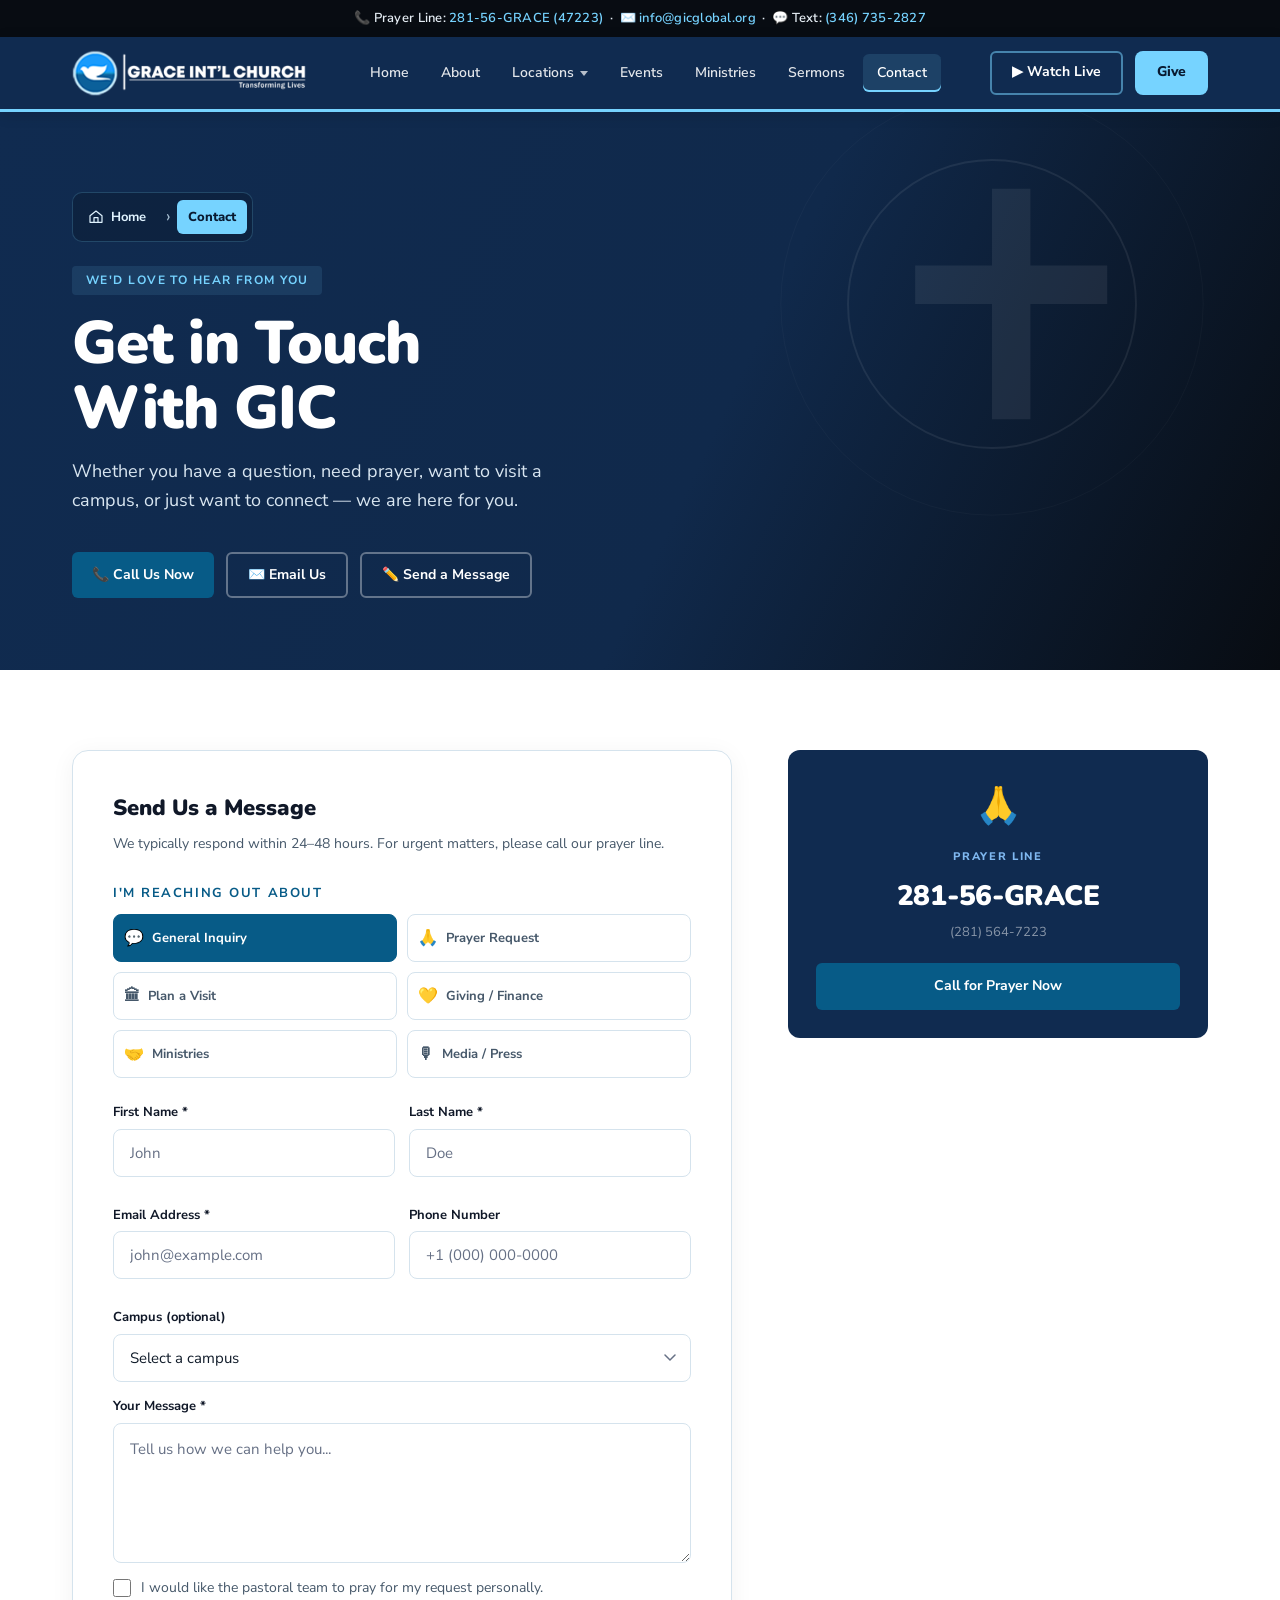
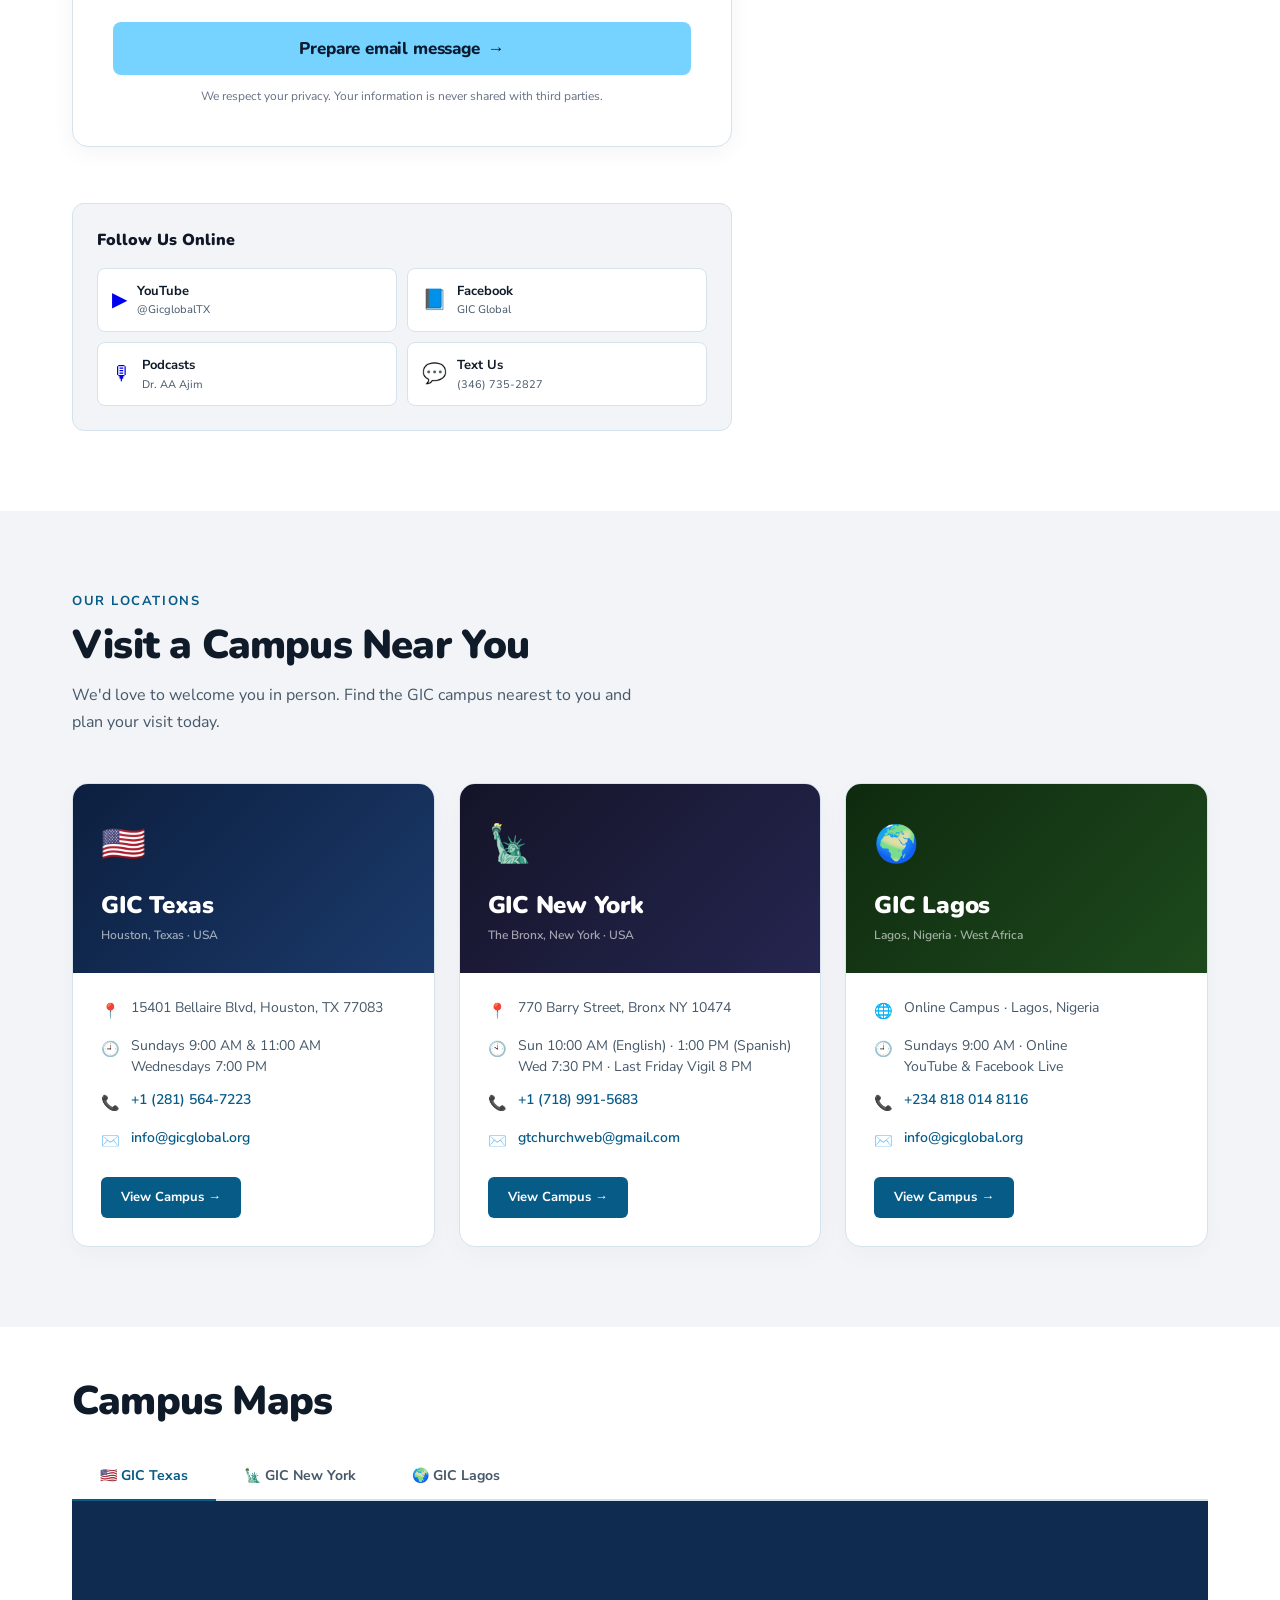
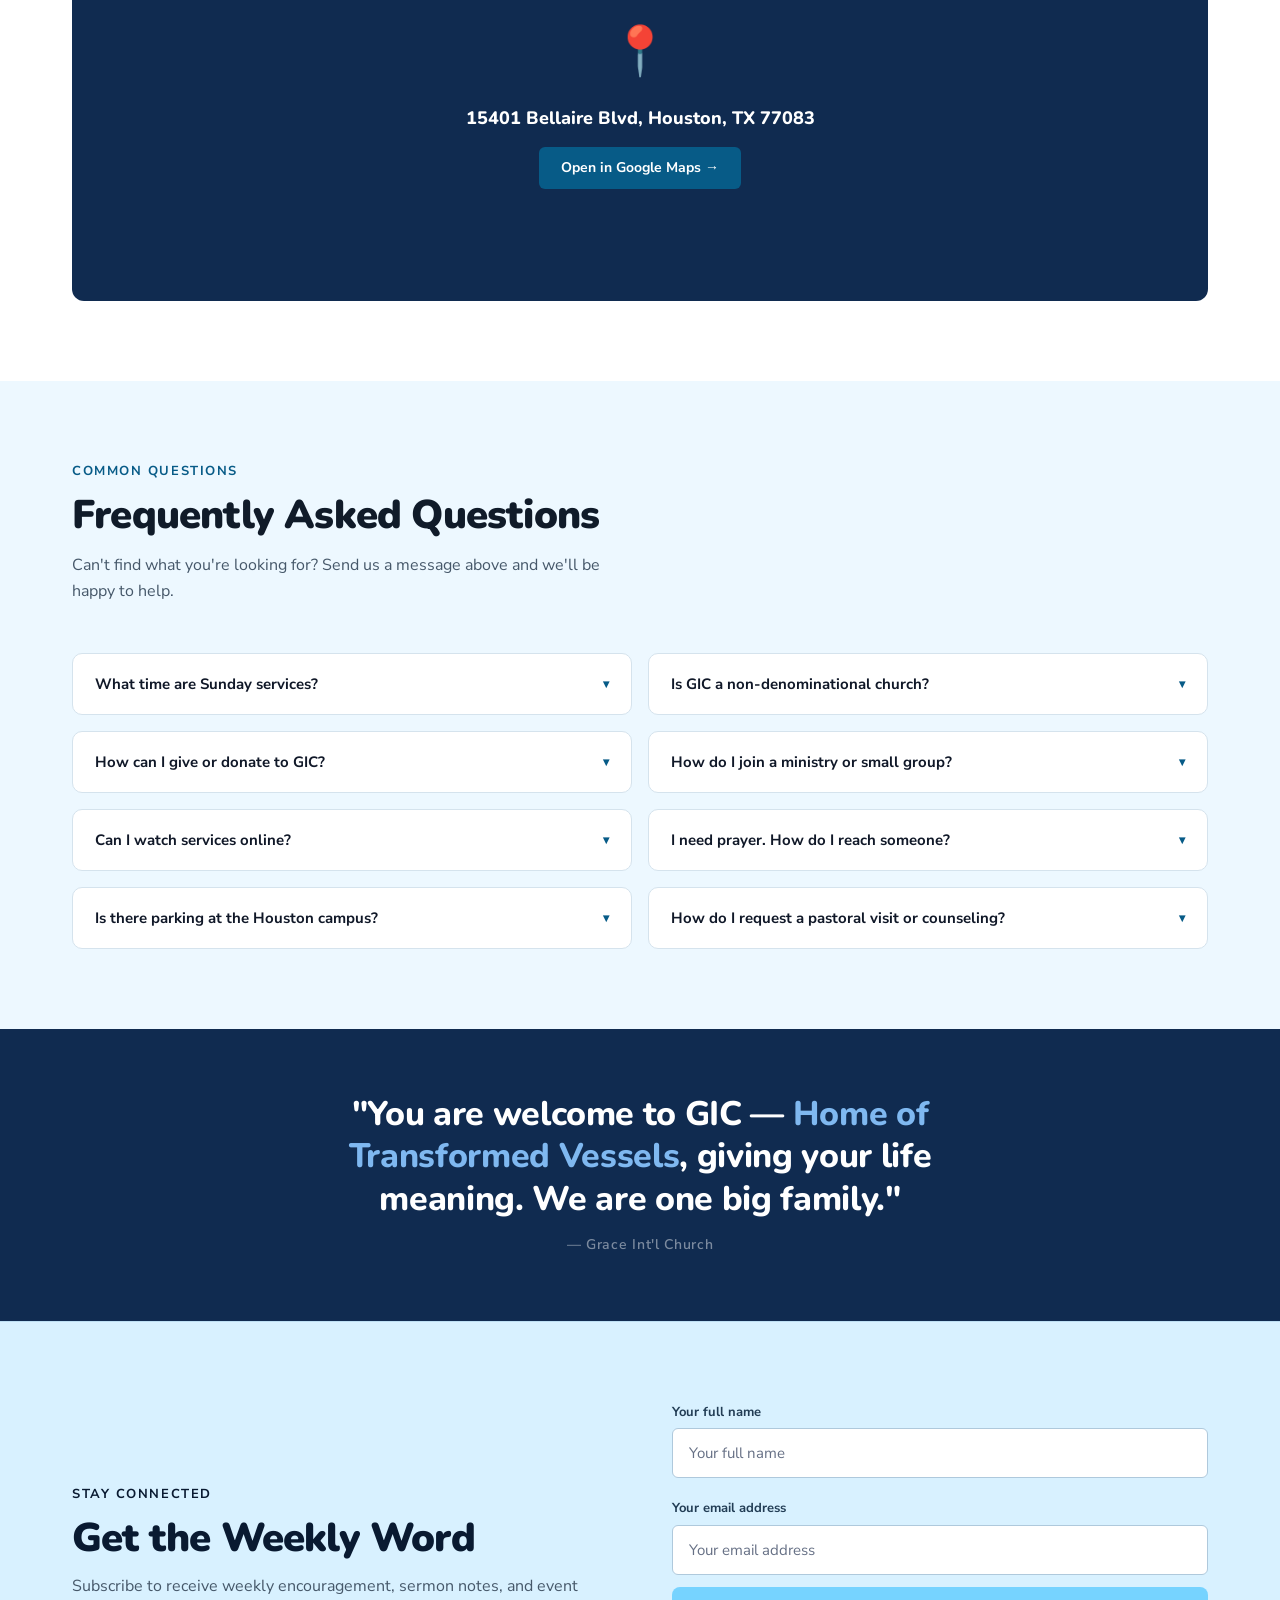
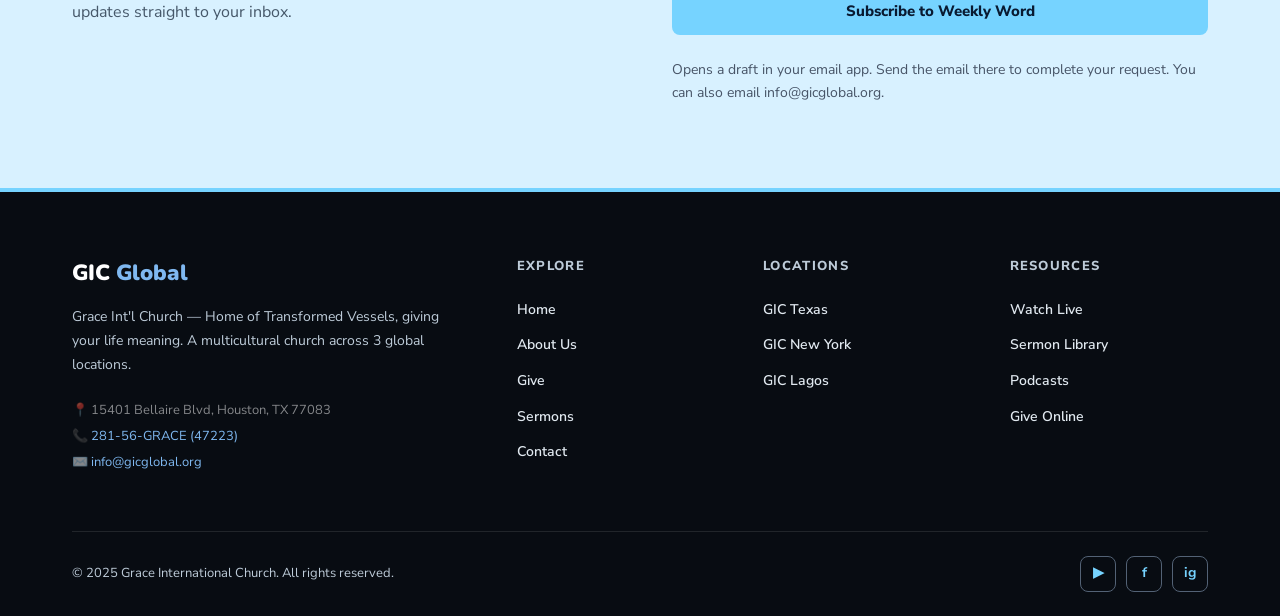
<file: contact.html>
<!DOCTYPE html>
<html lang="en">
<head>
<meta charset="UTF-8"/>
<meta name="viewport" content="width=device-width, initial-scale=1.0"/>
<title>Contact & Plan a Visit — Grace International Church</title>
<meta name="description" content="Contact Grace International Church for prayer, campus information, ministry questions, or help planning your first visit."/>
<link href="https://fonts.googleapis.com/css2?family=Nunito+Sans:wght@300;400;600;700;800;900&family=Nunito:wght@400;600;700;800;900&display=swap" rel="stylesheet"/>
<style>
  :root {
    --lw-navy:       #0C1F3F;
    --lw-navy-dark:  #081530;
    --lw-blue:       #1B6FBF;
    --lw-blue-hover: #155499;
    --lw-blue-light: #EEF5FC;
    --lw-white:      #FFFFFF;
    --lw-gray-100:   #F2F4F7;
    --lw-gray-900:   #101828;
    --lw-text:       #1D2939;
    --lw-text-light: #475467;
    --lw-border:     #E4E7EC;
    --lw-gray-500:   #667085;
    --font:         'Nunito Sans','Helvetica Neue',Arial,sans-serif;
    --font-display: 'Nunito','Helvetica Neue',Arial,sans-serif;
  }
  *{margin:0;padding:0;box-sizing:border-box;}
  html{scroll-behavior:smooth;}
  body{font-family:var(--font);background:var(--lw-white);color:var(--lw-text);font-size:16px;line-height:1.6;}

  /* ── TOPBAR ── */
  .topbar{background:#000;padding:8px 0;text-align:center;font-size:13px;font-weight:600;color:rgba(255,255,255,0.85);letter-spacing:0.02em;}
  .topbar a{color:#7FB8F0;text-decoration:none;}
  .topbar a:hover{text-decoration:underline;}

  /* ── NAV ── */
  .nav-wrap{background:var(--lw-navy);position:sticky;top:0;z-index:200;box-shadow:0 2px 8px rgba(0,0,0,0.18);}
  nav{max-width:1200px;margin:0 auto;padding:0 32px;display:flex;align-items:center;justify-content:space-between;height:72px;}
  .nav-logo{display:flex;align-items:center;text-decoration:none;}
  .nav-logo-img{height:48px;width:auto;object-fit:contain;display:block;}
  .nav-logo-fallback{display:none;font-family:var(--font-display);font-size:20px;font-weight:900;color:#fff;}
  .nav-links{display:flex;align-items:center;gap:4px;list-style:none;}
  .nav-links a{display:block;padding:8px 14px;font-size:14px;font-weight:600;color:rgba(255,255,255,0.88);text-decoration:none;border-radius:6px;transition:background 0.15s,color 0.15s;}
  .nav-links a:hover,.nav-links a.active{background:rgba(255,255,255,0.1);color:#fff;}
  .nav-links li{position:relative;}
  .nav-links li.has-dropdown>a::after{content:'';display:inline-block;width:0;height:0;margin-left:6px;vertical-align:middle;border-left:4px solid transparent;border-right:4px solid transparent;border-top:5px solid rgba(255,255,255,0.7);transition:transform 0.2s;}
  .nav-links li.has-dropdown:hover>a::after{transform:rotate(180deg);}
  .nav-dropdown{display:none;position:absolute;top:calc(100% + 8px);left:0;min-width:200px;background:#0C1F3F;border:1px solid rgba(255,255,255,0.12);border-radius:8px;box-shadow:0 12px 40px rgba(0,0,0,0.35);padding:6px 0;z-index:300;list-style:none;}
  .nav-links li.has-dropdown:hover .nav-dropdown{display:block;}
  .nav-dropdown li a{display:flex;align-items:center;gap:10px;padding:11px 18px;font-size:14px;font-weight:600;color:rgba(255,255,255,0.85);text-decoration:none;border-left:3px solid transparent;transition:background 0.15s,color 0.15s,border-color 0.15s;white-space:nowrap;}
  .nav-dropdown li a:hover{background:rgba(255,255,255,0.08);color:#fff;border-left-color:#1B6FBF;}
  .nav-dropdown::before{content:'';position:absolute;top:-6px;left:18px;width:10px;height:10px;background:#0C1F3F;border-left:1px solid rgba(255,255,255,0.12);border-top:1px solid rgba(255,255,255,0.12);transform:rotate(45deg);}
  .nav-right{display:flex;align-items:center;gap:12px;}
  .btn-nav-give{background:var(--lw-blue);color:#fff;font-size:14px;font-weight:700;padding:10px 22px;border-radius:6px;text-decoration:none;transition:background 0.15s;}
  .btn-nav-give:hover{background:var(--lw-blue-hover);}
  .btn-nav-watch{background:transparent;border:2px solid rgba(255,255,255,0.35);color:#fff;font-size:14px;font-weight:700;padding:8px 20px;border-radius:6px;text-decoration:none;transition:all 0.15s;}
  .btn-nav-watch:hover{border-color:rgba(255,255,255,0.8);}

  /* ── HAMBURGER ── */
  .nav-hamburger{display:none;flex-direction:column;justify-content:center;align-items:center;gap:5px;width:40px;height:40px;background:transparent;border:1.5px solid rgba(255,255,255,0.3);border-radius:6px;cursor:pointer;padding:0;flex-shrink:0;}
  .nav-hamburger span{display:block;width:20px;height:2px;background:#fff;border-radius:2px;transition:all 0.3s;transform-origin:center;}
  .nav-hamburger.open span:nth-child(1){transform:translateY(7px) rotate(45deg);}
  .nav-hamburger.open span:nth-child(2){opacity:0;transform:scaleX(0);}
  .nav-hamburger.open span:nth-child(3){transform:translateY(-7px) rotate(-45deg);}

  /* ── MOBILE DRAWER ── */
  .mobile-nav{display:none;position:fixed;top:0;left:0;right:0;bottom:0;z-index:199;pointer-events:none;}
  .mobile-nav.open{pointer-events:all;}
  .mobile-nav-overlay{position:absolute;inset:0;background:rgba(0,0,0,0.55);opacity:0;transition:opacity 0.3s;}
  .mobile-nav.open .mobile-nav-overlay{opacity:1;}
  .mobile-nav-drawer{position:absolute;top:0;right:0;width:min(320px,88vw);height:100%;background:var(--lw-navy);transform:translateX(100%);transition:transform 0.35s cubic-bezier(0.4,0,0.2,1);display:flex;flex-direction:column;overflow-y:auto;}
  .mobile-nav.open .mobile-nav-drawer{transform:translateX(0);}
  .mobile-nav-header{display:flex;align-items:center;justify-content:space-between;padding:20px 24px;border-bottom:1px solid rgba(255,255,255,0.1);}
  .mobile-nav-logo{font-family:var(--font-display);font-size:18px;font-weight:900;color:#fff;}
  .mobile-nav-logo span{color:#7FB8F0;}
  .mobile-nav-close{width:36px;height:36px;border-radius:6px;background:rgba(255,255,255,0.08);border:1px solid rgba(255,255,255,0.15);color:#fff;font-size:20px;cursor:pointer;display:flex;align-items:center;justify-content:center;}
  .mobile-nav-links{list-style:none;padding:12px 0;flex:1;}
  .mobile-nav-links li a{display:block;padding:14px 24px;font-size:16px;font-weight:700;color:rgba(255,255,255,0.88);text-decoration:none;border-left:3px solid transparent;transition:background 0.15s,color 0.15s,border-color 0.15s;}
  .mobile-nav-links li a:hover,.mobile-nav-links li a.active{background:rgba(255,255,255,0.07);color:#fff;border-left-color:var(--lw-blue);}
  .mobile-nav-links li.mob-has-dropdown>a{display:flex;align-items:center;justify-content:space-between;}
  .mob-dd-arrow{display:inline-flex;align-items:center;justify-content:center;width:24px;height:24px;font-size:12px;color:rgba(255,255,255,0.5);transition:transform 0.25s;flex-shrink:0;}
  .mobile-nav-links li.mob-has-dropdown.open>a .mob-dd-arrow{transform:rotate(180deg);}
  .mob-submenu{list-style:none;max-height:0;overflow:hidden;transition:max-height 0.3s;background:rgba(0,0,0,0.2);}
  .mobile-nav-links li.mob-has-dropdown.open .mob-submenu{max-height:200px;}
  .mob-submenu li a{display:flex;align-items:center;gap:10px;padding:12px 24px 12px 36px;font-size:14px;font-weight:600;color:rgba(255,255,255,0.75);text-decoration:none;border-left:3px solid transparent;transition:background 0.15s,color 0.15s,border-color 0.15s;}
  .mob-submenu li a:hover{background:rgba(255,255,255,0.05);color:#fff;border-left-color:var(--lw-blue);}
  .mobile-nav-footer{padding:20px 24px;border-top:1px solid rgba(255,255,255,0.1);display:flex;flex-direction:column;gap:10px;}
  .mobile-nav-footer a{display:block;text-align:center;padding:13px;border-radius:6px;font-size:15px;font-weight:700;text-decoration:none;transition:background 0.15s;}
  .mobile-btn-watch{border:2px solid rgba(255,255,255,0.35);color:#fff;}
  .mobile-btn-give{background:var(--lw-blue);color:#fff;}
  .mobile-nav-contact{padding:0 24px 24px;font-size:12px;color:rgba(255,255,255,0.4);line-height:1.8;}
  .mobile-nav-contact a{color:#7FB8F0;text-decoration:none;}

  /* ── PAGE HERO ── */
  .page-hero{background:linear-gradient(to right,rgba(8,21,48,0.96) 0%,rgba(8,21,48,0.72) 55%,rgba(8,21,48,0.4) 100%),linear-gradient(150deg,#0c1f3f 0%,#112a55 60%,#0a1830 100%);padding:80px 0 72px;position:relative;overflow:hidden;}
  .page-hero-inner{max-width:1200px;margin:0 auto;padding:0 32px;position:relative;z-index:2;}
  .hero-svg{position:absolute;right:0;top:0;bottom:0;width:45%;opacity:0.07;pointer-events:none;}
  .breadcrumb{display:flex;align-items:center;gap:8px;font-size:13px;font-weight:600;color:rgba(255,255,255,0.5);margin-bottom:16px;}
  .breadcrumb a{color:#7FB8F0;text-decoration:none;}
  .breadcrumb-sep{color:rgba(255,255,255,0.3);}
  .page-eyebrow{display:inline-block;background:var(--lw-blue);color:#fff;font-size:12px;font-weight:700;letter-spacing:0.12em;text-transform:uppercase;padding:5px 14px;border-radius:4px;margin-bottom:16px;}
  .page-h1{font-family:var(--font-display);font-size:clamp(36px,5vw,60px);font-weight:900;color:#fff;line-height:1.08;letter-spacing:-0.02em;margin-bottom:16px;}
  .page-sub{font-size:18px;color:rgba(255,255,255,0.75);max-width:540px;line-height:1.65;margin-bottom:36px;}
  .hero-quick-links{display:flex;gap:12px;flex-wrap:wrap;}
  .hero-quick-link{display:inline-flex;align-items:center;gap:8px;padding:10px 20px;border-radius:6px;font-size:14px;font-weight:700;text-decoration:none;transition:all 0.15s;}
  .hero-quick-link.primary{background:var(--lw-blue);color:#fff;}
  .hero-quick-link.primary:hover{background:var(--lw-blue-hover);}
  .hero-quick-link.outline{border:2px solid rgba(255,255,255,0.35);color:#fff;}
  .hero-quick-link.outline:hover{border-color:#fff;background:rgba(255,255,255,0.08);}

  /* ── SHARED ── */
  .section{padding:80px 0;}
  .section-inner{max-width:1200px;margin:0 auto;padding:0 32px;}
  .section-label{font-size:13px;font-weight:700;letter-spacing:0.12em;text-transform:uppercase;color:var(--lw-blue);margin-bottom:10px;}
  .section-h2{font-family:var(--font-display);font-size:clamp(26px,4vw,40px);font-weight:900;color:var(--lw-gray-900);line-height:1.15;letter-spacing:-0.02em;margin-bottom:14px;}
  .section-sub{font-size:16px;color:var(--lw-text-light);line-height:1.65;max-width:560px;}
  .btn-primary{background:var(--lw-blue);color:#fff;font-size:15px;font-weight:700;padding:14px 32px;border-radius:6px;text-decoration:none;display:inline-block;transition:background 0.15s;border:none;cursor:pointer;font-family:var(--font);}
  .btn-primary:hover{background:var(--lw-blue-hover);}

  /* ── CONTACT MAIN GRID ── */
  .contact-main{background:var(--lw-white);}
  .contact-grid{display:grid;grid-template-columns:1fr 420px;gap:56px;align-items:start;}

  /* Form */
  .form-card{background:var(--lw-white);border:1px solid var(--lw-border);border-radius:16px;padding:40px;box-shadow:0 4px 24px rgba(0,0,0,0.05);}
  .form-card-title{font-family:var(--font-display);font-size:22px;font-weight:900;color:var(--lw-gray-900);margin-bottom:6px;}
  .form-card-sub{font-size:14px;color:var(--lw-text-light);margin-bottom:28px;}

  /* Department selector */
  .dept-grid{display:grid;grid-template-columns:repeat(2,1fr);gap:10px;margin-bottom:24px;}
  .dept-btn{padding:12px 10px;border:1.5px solid var(--lw-border);border-radius:8px;background:var(--lw-white);font-family:var(--font);font-size:13px;font-weight:700;color:var(--lw-text-light);cursor:pointer;transition:all 0.15s;display:flex;align-items:center;gap:8px;}
  .dept-btn:hover{border-color:var(--lw-blue);color:var(--lw-blue);}
  .dept-btn.active{background:var(--lw-blue);border-color:var(--lw-blue);color:#fff;}
  .dept-btn .dept-icon{font-size:16px;}

  /* Form fields */
  .form-row{display:grid;grid-template-columns:1fr 1fr;gap:14px;margin-bottom:14px;}
  .form-field{display:flex;flex-direction:column;gap:6px;margin-bottom:14px;}
  .form-field label{font-size:13px;font-weight:700;color:var(--lw-gray-900);}
  .form-field input,
  .form-field select,
  .form-field textarea{padding:13px 16px;border:1.5px solid var(--lw-border);border-radius:8px;font-family:var(--font);font-size:15px;color:var(--lw-text);background:var(--lw-white);outline:none;transition:border-color 0.15s;width:100%;}
  .form-field input:focus,
  .form-field select:focus,
  .form-field textarea:focus{border-color:var(--lw-blue);box-shadow:0 0 0 3px rgba(27,111,191,0.1);}
  .form-field input::placeholder,
  .form-field textarea::placeholder{color:var(--lw-gray-500);}
  .form-field textarea{min-height:140px;resize:vertical;line-height:1.6;}
  .form-field select{appearance:none;background-image:url("data:image/svg+xml,%3Csvg xmlns='http://www.w3.org/2000/svg' width='12' height='8' viewBox='0 0 12 8'%3E%3Cpath d='M1 1l5 5 5-5' stroke='%23667085' stroke-width='1.5' fill='none' stroke-linecap='round'/%3E%3C/svg%3E");background-repeat:no-repeat;background-position:right 14px center;cursor:pointer;}
  .form-submit{width:100%;padding:15px;border:none;border-radius:8px;background:var(--lw-blue);color:#fff;font-family:var(--font-display);font-size:17px;font-weight:900;cursor:pointer;transition:background 0.15s;letter-spacing:-0.01em;display:flex;align-items:center;justify-content:center;gap:8px;}
  .form-submit:hover{background:var(--lw-blue-hover);}
  .form-note{text-align:center;font-size:12px;color:var(--lw-gray-500);margin-top:12px;line-height:1.6;}

  /* Success state */
  .form-success{display:none;text-align:center;padding:40px 20px;}
  .form-success-icon{font-size:56px;margin-bottom:16px;}
  .form-success-title{font-family:var(--font-display);font-size:24px;font-weight:900;color:var(--lw-gray-900);margin-bottom:8px;}
  .form-success-sub{font-size:16px;color:var(--lw-text-light);line-height:1.65;}

  /* Sidebar */
  .contact-sidebar{display:flex;flex-direction:column;gap:20px;}
  .info-card{background:var(--lw-white);border:1px solid var(--lw-border);border-radius:12px;overflow:hidden;}
  .info-card-header{padding:18px 22px;border-bottom:1px solid var(--lw-border);font-family:var(--font-display);font-size:16px;font-weight:900;color:var(--lw-gray-900);display:flex;align-items:center;gap:10px;}
  .info-card-body{padding:6px 0;}
  .info-row{display:flex;align-items:flex-start;gap:14px;padding:14px 22px;border-bottom:1px solid var(--lw-border);transition:background 0.15s;}
  .info-row:last-child{border-bottom:none;}
  .info-row:hover{background:var(--lw-gray-100);}
  .info-icon{font-size:18px;width:22px;text-align:center;flex-shrink:0;margin-top:2px;}
  .info-label{font-size:11px;font-weight:800;text-transform:uppercase;letter-spacing:0.09em;color:var(--lw-blue);display:block;margin-bottom:2px;}
  .info-value{font-size:14px;font-weight:600;color:var(--lw-text);line-height:1.5;}
  .info-value a{color:var(--lw-blue);text-decoration:none;}
  .info-value a:hover{text-decoration:underline;}

  /* Prayer line card */
  .prayer-card{background:var(--lw-navy);border-radius:12px;padding:28px;text-align:center;}
  .prayer-card-icon{font-size:36px;margin-bottom:12px;}
  .prayer-card-label{font-size:11px;font-weight:800;letter-spacing:0.15em;text-transform:uppercase;color:#7FB8F0;margin-bottom:8px;}
  .prayer-card-number{font-family:var(--font-display);font-size:28px;font-weight:900;color:#fff;margin-bottom:4px;letter-spacing:-0.01em;}
  .prayer-card-sub{font-size:13px;color:rgba(255,255,255,0.5);margin-bottom:20px;}
  .prayer-card-btn{display:block;background:var(--lw-blue);color:#fff;font-family:var(--font);font-size:14px;font-weight:700;padding:12px;border-radius:6px;text-decoration:none;transition:background 0.15s;}
  .prayer-card-btn:hover{background:var(--lw-blue-hover);}

  /* Social card */
  .social-card{background:var(--lw-gray-100);border:1px solid var(--lw-border);border-radius:12px;padding:24px;}
  .social-card-title{font-family:var(--font-display);font-size:16px;font-weight:900;color:var(--lw-gray-900);margin-bottom:14px;}
  .social-links-grid{display:grid;grid-template-columns:1fr 1fr;gap:10px;}
  .social-link-btn{display:flex;align-items:center;gap:10px;padding:12px 14px;background:var(--lw-white);border:1px solid var(--lw-border);border-radius:8px;text-decoration:none;transition:all 0.15s;}
  .social-link-btn:hover{border-color:var(--lw-blue);box-shadow:0 2px 8px rgba(0,0,0,0.08);}
  .social-link-icon{font-size:20px;}
  .social-link-name{font-size:13px;font-weight:700;color:var(--lw-text);}
  .social-link-handle{font-size:11px;color:var(--lw-text-light);}

  /* ── CAMPUS CARDS ── */
  .campuses-section{background:var(--lw-gray-100);}
  .campus-grid{display:grid;grid-template-columns:repeat(3,1fr);gap:24px;margin-top:48px;}
  .campus-card{background:var(--lw-white);border:1px solid var(--lw-border);border-radius:14px;overflow:hidden;transition:box-shadow 0.2s,transform 0.2s;}
  .campus-card:hover{box-shadow:0 12px 40px rgba(0,0,0,0.1);transform:translateY(-3px);}
  .campus-card-header{padding:32px 28px 28px;position:relative;overflow:hidden;}
  .campus-card-header::before{content:'';position:absolute;inset:0;opacity:0.95;}
  .campus-tx .campus-card-header{background:linear-gradient(135deg,#0c1f3f,#1b3a6b);}
  .campus-ny .campus-card-header{background:linear-gradient(135deg,#141428,#252550);}
  .campus-lg .campus-card-header{background:linear-gradient(135deg,#0f2a0f,#1d4a1d);}
  .campus-flag{font-size:36px;margin-bottom:12px;display:block;position:relative;z-index:1;}
  .campus-name{font-family:var(--font-display);font-size:24px;font-weight:900;color:#fff;position:relative;z-index:1;letter-spacing:-0.01em;}
  .campus-location-tag{font-size:12px;color:rgba(255,255,255,0.6);font-weight:600;position:relative;z-index:1;margin-top:2px;}
  .campus-card-body{padding:24px 28px;}
  .campus-detail{display:flex;align-items:flex-start;gap:12px;margin-bottom:12px;}
  .campus-detail:last-child{margin-bottom:0;}
  .campus-detail-icon{font-size:15px;margin-top:2px;width:18px;text-align:center;flex-shrink:0;}
  .campus-detail-text{font-size:14px;color:var(--lw-text-light);line-height:1.5;}
  .campus-detail-text a{color:var(--lw-blue);text-decoration:none;font-weight:600;}
  .campus-detail-text a:hover{text-decoration:underline;}
  .campus-card-footer{padding:0 28px 28px;}
  .campus-cta{display:inline-flex;align-items:center;gap:6px;padding:10px 20px;background:var(--lw-blue);color:#fff;font-size:13px;font-weight:700;border-radius:6px;text-decoration:none;transition:background 0.15s;}
  .campus-cta:hover{background:var(--lw-blue-hover);}

  /* ── MAP SECTION ── */
  .map-section{background:var(--lw-white);padding:0 0 80px;}
  .map-tabs{display:flex;gap:0;border-bottom:2px solid var(--lw-border);margin-bottom:0;}
  .map-tab{padding:14px 28px;font-size:14px;font-weight:700;color:var(--lw-text-light);cursor:pointer;border-bottom:2px solid transparent;margin-bottom:-2px;transition:all 0.15s;display:flex;align-items:center;gap:8px;background:none;border-top:none;border-left:none;border-right:none;font-family:var(--font);}
  .map-tab:hover{color:var(--lw-blue);}
  .map-tab.active{color:var(--lw-blue);border-bottom-color:var(--lw-blue);}
  .map-frame{display:none;border-radius:0 0 12px 12px;overflow:hidden;background:var(--lw-navy);height:400px;align-items:center;justify-content:center;flex-direction:column;gap:14px;}
  .map-frame.active{display:flex;}
  .map-frame-icon{font-size:48px;}
  .map-frame-address{font-family:var(--font-display);font-size:18px;font-weight:800;color:#fff;text-align:center;}
  .map-frame-link{display:inline-flex;align-items:center;gap:6px;padding:10px 22px;background:var(--lw-blue);color:#fff;font-size:14px;font-weight:700;border-radius:6px;text-decoration:none;transition:background 0.15s;}
  .map-frame-link:hover{background:var(--lw-blue-hover);}

  /* ── FAQ ── */
  .faq-section{background:var(--lw-blue-light);}
  .faq-grid{display:grid;grid-template-columns:1fr 1fr;gap:16px;margin-top:48px;}
  .faq-item{background:var(--lw-white);border:1px solid var(--lw-border);border-radius:10px;overflow:hidden;}
  .faq-question{width:100%;padding:20px 22px;background:none;border:none;display:flex;align-items:center;justify-content:space-between;gap:16px;cursor:pointer;font-family:var(--font);font-size:15px;font-weight:700;color:var(--lw-gray-900);text-align:left;transition:background 0.15s;}
  .faq-question:hover{background:var(--lw-gray-100);}
  .faq-chevron{font-size:12px;color:var(--lw-blue);flex-shrink:0;transition:transform 0.25s;}
  .faq-item.open .faq-chevron{transform:rotate(180deg);}
  .faq-answer{max-height:0;overflow:hidden;transition:max-height 0.3s ease;}
  .faq-item.open .faq-answer{max-height:300px;}
  .faq-answer-inner{padding:0 22px 20px;font-size:14px;color:var(--lw-text-light);line-height:1.7;}

  /* ── DIVIDER ── */
  .divider-section{background:var(--lw-navy);padding:64px 0;text-align:center;}
  .divider-inner{max-width:1200px;margin:0 auto;padding:0 32px;display:flex;flex-direction:column;align-items:center;}
  .divider-quote{font-family:var(--font-display);font-size:clamp(20px,3.5vw,34px);font-weight:800;color:#fff;line-height:1.25;max-width:720px;letter-spacing:-0.01em;}
  .divider-quote span{color:#7FB8F0;}
  .divider-source{font-size:14px;color:rgba(255,255,255,0.45);margin-top:14px;font-weight:600;letter-spacing:0.05em;}

  /* ── NEWSLETTER ── */
  .newsletter{background:var(--lw-blue-light);padding:72px 0;}
  .newsletter-inner{max-width:1200px;margin:0 auto;padding:0 32px;display:grid;grid-template-columns:1fr 1fr;gap:64px;align-items:center;}
  .newsletter-text .section-h2{margin-bottom:12px;}
  .newsletter-text p{font-size:16px;color:var(--lw-text-light);line-height:1.65;}
  .nl-form{display:flex;flex-direction:column;gap:12px;}
  .nl-form input{padding:14px 16px;border:1.5px solid var(--lw-border);border-radius:6px;font-family:var(--font);font-size:15px;color:var(--lw-text);background:var(--lw-white);outline:none;transition:border-color 0.15s;}
  .nl-form input:focus{border-color:var(--lw-blue);}
  .nl-form input::placeholder{color:var(--lw-gray-500);}
  .nl-form button{background:var(--lw-blue);color:#fff;font-family:var(--font);font-size:15px;font-weight:700;padding:14px;border:none;border-radius:6px;cursor:pointer;transition:background 0.15s;}
  .nl-form button:hover{background:var(--lw-blue-hover);}

  /* ── FOOTER ── */
  footer{background:var(--lw-navy-dark);padding:64px 0 0;}
  .footer-inner{max-width:1200px;margin:0 auto;padding:0 32px;}
  .footer-grid{display:grid;grid-template-columns:2fr 1fr 1fr 1fr;gap:48px;padding-bottom:56px;border-bottom:1px solid rgba(255,255,255,0.1);}
  .footer-brand-name{font-family:var(--font-display);font-size:22px;font-weight:900;color:#fff;margin-bottom:14px;}
  .footer-brand-name span{color:#7FB8F0;}
  .footer-brand-p{font-size:14px;color:rgba(255,255,255,0.5);line-height:1.7;margin-bottom:20px;}
  .footer-contact-info{font-size:13px;color:rgba(255,255,255,0.5);line-height:2;}
  .footer-contact-info a{color:#7FB8F0;text-decoration:none;}
  .footer-col-title{font-size:13px;font-weight:800;letter-spacing:0.1em;text-transform:uppercase;color:rgba(255,255,255,0.5);margin-bottom:20px;}
  .footer-links{list-style:none;display:flex;flex-direction:column;gap:10px;}
  .footer-links a{font-size:14px;color:rgba(255,255,255,0.7);text-decoration:none;font-weight:600;transition:color 0.15s;}
  .footer-links a:hover{color:#7FB8F0;}
  .footer-bottom{padding:24px 0;display:flex;align-items:center;justify-content:space-between;flex-wrap:wrap;gap:16px;}
  .footer-bottom p{font-size:13px;color:rgba(255,255,255,0.4);}
  .social-row{display:flex;gap:10px;}
  .social-btn{width:36px;height:36px;border-radius:8px;border:1px solid rgba(255,255,255,0.15);display:flex;align-items:center;justify-content:center;font-size:14px;color:rgba(255,255,255,0.6);text-decoration:none;transition:all 0.15s;font-weight:700;}
  .social-btn:hover{border-color:#7FB8F0;color:#7FB8F0;}

  /* ── FADE ── */
  .fade-up{opacity:0;transform:translateY(28px);transition:opacity 0.65s ease,transform 0.65s ease;}
  .fade-up.visible{opacity:1;transform:translateY(0);}

  /* ── RESPONSIVE ── */
  @media(max-width:960px){
    nav{padding:0 20px;}
    .nav-links,.nav-right{display:none;}
    .nav-hamburger{display:flex;}
    .mobile-nav{display:block;}
    .section-inner,.newsletter-inner,.footer-inner{padding:0 20px;}
    .contact-grid{grid-template-columns:1fr;gap:32px;}
    .campus-grid{grid-template-columns:1fr 1fr;}
    .faq-grid{grid-template-columns:1fr;}
    .newsletter-inner{grid-template-columns:1fr;gap:32px;}
    .footer-grid{grid-template-columns:1fr 1fr;gap:32px;}
    .form-row{grid-template-columns:1fr;}
    .dept-grid{grid-template-columns:repeat(2,1fr);}
    .page-hero{padding:60px 0 52px;}
    .map-tabs{overflow-x:auto;}
  }
  @media(max-width:600px){
    .campus-grid{grid-template-columns:1fr;}
    .footer-grid{grid-template-columns:1fr;}
    .social-links-grid{grid-template-columns:1fr 1fr;}
    .topbar{font-size:11px;padding:6px 12px;}
    .page-h1{font-size:34px;}
  }
</style>
<link rel="stylesheet" href="site.css"/>
<link rel="stylesheet" href="events.css"/>
<meta property="og:type" content="website"/>
<meta property="og:title" content="Contact & Plan a Visit — Grace International Church"/>
<meta property="og:description" content="Contact Grace International Church for prayer, campus information, ministry questions, or help planning your first visit."/>
<link rel="stylesheet" href="theme.css"/>
</head>
<body>
<a class="skip-link" href="#mainContent">Skip to content</a>

<!-- TOP BAR -->
<div class="topbar">
  📞 Prayer Line: <a href="tel:2815647223">281-56-GRACE (47223)</a> &nbsp;·&nbsp; ✉️ <a href="mailto:info@gicglobal.org"><span class="__cf_email__" data-cfemail="026b6c646d42656b61656e6d60636e2c6d7065">info@gicglobal.org</span></a> &nbsp;·&nbsp; 💬 Text: <a href="sms:3467352827">(346) 735-2827</a>
</div>

<!-- NAV -->
<div class="nav-wrap">
  <nav>
    <a href="index.html" class="nav-logo">
      <img src="images/logowhite.png" alt="GIC Global" class="nav-logo-img" onerror="this.style.display='none';this.nextElementSibling.style.display='inline';" />

      <span class="nav-logo-fallback">GIC <span style="color:#7FB8F0;">Global</span></span>
    </a>
    <ul class="nav-links">
<li><a href="index.html">Home</a></li><li><a href="about.html">About</a></li>
<li class="has-dropdown"><a href="#">Locations</a><ul class="nav-dropdown"><li><a href="location-texas.html">GIC Houston</a></li><li><a href="location-newyork.html">GIC New York</a></li><li><a href="location-lagos.html">GIC Lagos</a></li></ul></li>
<li><a href="events.html">Events</a></li><li><a href="ministries.html">Ministries</a></li><li><a href="sermons.html">Sermons</a></li><li><a href="contact.html">Contact</a></li></ul>
    <div class="nav-right">
      <a href="https://www.youtube.com/@GicglobalTX" target="_blank" class="btn-nav-watch" rel="noopener">▶ Watch Live</a>
      <a href="give.html" class="btn-nav-give">Give</a>
    </div>
    <button class="nav-hamburger" id="hamburger" aria-label="Open menu">
      <span></span><span></span><span></span>
    </button>
  </nav>
</div>

<!-- MOBILE NAV DRAWER -->
<div class="mobile-nav" id="mobileNav">
  <div class="mobile-nav-overlay" id="mobileOverlay"></div>
  <div class="mobile-nav-drawer">
    <div class="mobile-nav-header">
      <span class="mobile-nav-logo">GIC <span>Global</span></span>
      <button class="mobile-nav-close" id="mobileClose">✕</button>
    </div>
    <ul class="mobile-nav-links">
<li><a href="index.html">Home</a></li><li><a href="about.html">About</a></li>
<li class="mob-has-dropdown"><a href="#"><span>Locations</span><span class="mob-dd-arrow" aria-hidden="true">▾</span></a><ul class="mob-submenu"><li><a href="location-texas.html">GIC Houston</a></li><li><a href="location-newyork.html">GIC New York</a></li><li><a href="location-lagos.html">GIC Lagos</a></li></ul></li>
<li><a href="events.html">Events</a></li><li><a href="ministries.html">Ministries</a></li><li><a href="sermons.html">Sermons</a></li><li><a href="contact.html">Contact</a></li></ul>
    <div class="mobile-nav-footer">
      <a href="https://www.youtube.com/@GicglobalTX" target="_blank" class="mobile-btn-watch" rel="noopener">▶ Watch Live</a>
      <a href="give.html" class="mobile-btn-give">Give Online</a>
    </div>
    <div class="mobile-nav-contact">
      📞 <a href="tel:2815647223">281-56-GRACE (47223)</a><br/>
      ✉️ <a href="mailto:info@gicglobal.org"><span class="__cf_email__" data-cfemail="6801060e07280f010b0f04070a090446071a0f">info@gicglobal.org</span></a>
    </div>
  </div>
</div>

<main id="mainContent">
<!-- PAGE HERO -->
<section class="page-hero">
  <svg class="hero-svg" viewBox="0 0 600 500" xmlns="http://www.w3.org/2000/svg">
    <g fill="white">
      <path d="M 300 80 L 340 80 L 340 160 L 420 160 L 420 200 L 340 200 L 340 320 L 300 320 L 300 200 L 220 200 L 220 160 L 300 160 Z"/>
      <circle cx="300" cy="200" r="150" fill="none" stroke="white" stroke-width="2"/>
      <circle cx="300" cy="200" r="220" fill="none" stroke="white" stroke-width="1" opacity="0.4"/>
    </g>
  </svg>
  <div class="page-hero-inner">
    <nav class="site-breadcrumb" aria-label="Breadcrumb"><ol><li><a href="index.html"><svg viewBox="0 0 24 24" width="16" height="16" fill="none" stroke="currentColor" stroke-width="1.8" stroke-linecap="round" stroke-linejoin="round" aria-hidden="true" focusable="false"><path d="m3 10 9-7 9 7v10H3Z"/><path d="M9 20v-7h6v7"/></svg><span>Home</span></a></li><li><span aria-current="page">Contact</span></li></ol></nav>
    <div class="page-eyebrow">We'd Love to Hear From You</div>
    <h1 class="page-h1">Get in Touch<br/>With GIC</h1>
    <p class="page-sub">Whether you have a question, need prayer, want to visit a campus, or just want to connect — we are here for you.</p>
    <div class="hero-quick-links">
      <a href="tel:2815647223" class="hero-quick-link primary">📞 Call Us Now</a>
      <a href="mailto:info@gicglobal.org" class="hero-quick-link outline">✉️ Email Us</a>
      <a href="#contact-form" class="hero-quick-link outline">✏️ Send a Message</a>
    </div>
  </div>
</section>

<!-- CONTACT FORM + SIDEBAR -->
<section class="section contact-main fade-up" id="contact-form">
  <div class="section-inner">
    <div class="contact-grid">

      <!-- FORM -->
      <div class="form-card">
        <div id="formView">
          <div class="form-card-title">Send Us a Message</div>
          <div class="form-card-sub">We typically respond within 24–48 hours. For urgent matters, please call our prayer line.</div>

          <!-- Department -->
          <div class="section-label" style="margin-bottom:10px;">I'm reaching out about</div>
          <div class="dept-grid" id="deptGrid">
            <button class="dept-btn active" data-dept="General Inquiry"><span class="dept-icon">💬</span> General Inquiry</button>
            <button class="dept-btn" data-dept="Prayer Request"><span class="dept-icon">🙏</span> Prayer Request</button>
            <button class="dept-btn" data-dept="Plan a Visit"><span class="dept-icon">🏛</span> Plan a Visit</button>
            <button class="dept-btn" data-dept="Giving / Finance"><span class="dept-icon">💛</span> Giving / Finance</button>
            <button class="dept-btn" data-dept="Ministries"><span class="dept-icon">🤝</span> Ministries</button>
            <button class="dept-btn" data-dept="Media / Press"><span class="dept-icon">🎙</span> Media / Press</button>
          </div>

          <div class="form-row">
            <div class="form-field">
              <label for="firstName">First Name *</label>
              <input type="text" id="firstName" placeholder="John" required/>
            </div>
            <div class="form-field">
              <label for="lastName">Last Name *</label>
              <input type="text" id="lastName" placeholder="Doe" required/>
            </div>
          </div>
          <div class="form-row">
            <div class="form-field">
              <label for="email">Email Address *</label>
              <input type="email" id="email" placeholder="john@example.com" required/>
            </div>
            <div class="form-field">
              <label for="phone">Phone Number</label>
              <input type="tel" id="phone" placeholder="+1 (000) 000-0000"/>
            </div>
          </div>
          <div class="form-field">
            <label for="campus">Campus (optional)</label>
            <select id="campus">
              <option value="">Select a campus</option>
              <option value="Houston, Texas">GIC Texas — Houston, TX</option>
              <option value="New York">GIC New York — Bronx, NY</option>
              <option value="Lagos">GIC Lagos — Nigeria</option>
              <option value="Online">Online / No Campus</option>
            </select>
          </div>
          <div class="form-field">
            <label for="message">Your Message *</label>
            <textarea id="message" placeholder="Tell us how we can help you..." required></textarea>
          </div>

          <!-- Prayer request checkbox -->
          <div style="display:flex;align-items:flex-start;gap:10px;margin-bottom:24px;">
            <input type="checkbox" id="prayerCheck" style="width:18px;height:18px;margin-top:2px;accent-color:var(--lw-blue);flex-shrink:0;"/>
            <label for="prayerCheck" style="font-size:14px;color:var(--lw-text-light);cursor:pointer;line-height:1.5;">I would like the pastoral team to pray for my request personally.</label>
          </div>

          <button class="form-submit" id="contactSendBtn">
            <span>Prepare email message</span> <span>→</span>
          </button>
          <div class="form-note">We respect your privacy. Your information is never shared with third parties.</div>
        </div>

        <!-- SUCCESS STATE -->
        <div class="form-success" id="formSuccess">
          <div class="form-success-icon">🙏</div>
          <div class="form-success-title">Complete Your Message in Email</div>
          <div class="form-success-sub">An email draft has been requested with your message. Please press Send there to contact our team. If it did not open, email info@gicglobal.org directly.<br/><br/>In the meantime, feel free to call us at <a href="tel:2815647223" style="color:var(--lw-blue);font-weight:700;">281-56-GRACE</a> or join us this Sunday!</div>
          <a href="index.html" class="btn-primary" style="margin-top:24px;">Back to Home</a>
        </div>
      </div>

      <!-- SIDEBAR
      <div class="contact-sidebar">

        <!-- Houston 
        <div class="info-card">
          <div class="info-card-header">🇺🇸 GIC Texas — Houston</div>
          <div class="info-card-body">
            <div class="info-row">
              <span class="info-icon">📍</span>
              <div><span class="info-label">Address</span><span class="info-value">15401 Bellaire Blvd<br/>Houston, TX 77083</span></div>
            </div>
            <div class="info-row">
              <span class="info-icon">📞</span>
              <div><span class="info-label">Phone</span><span class="info-value"><a href="tel:2815647223">+1 (281) 564-7223</a></span></div>
            </div>
            <div class="info-row">
              <span class="info-icon">✉️</span>
              <div><span class="info-label">Email</span><span class="info-value"><a href="mailto:info@gicglobal.org"><span>info@gicglobal.org</span></a></span></div>
            </div>
            <div class="info-row">
              <span class="info-icon">🕘</span>
              <div><span class="info-label">Service Times</span><span class="info-value">Sun 9:00 AM &amp; 11:00 AM<br/>Wed 7:00 PM</span></div>
            </div>
          </div>
        </div>

        <!-- New York 
        <div class="info-card">
          <div class="info-card-header">🗽 GIC New York — Bronx</div>
          <div class="info-card-body">
            <div class="info-row">
              <span class="info-icon">📍</span>
              <div><span class="info-label">Address</span><span class="info-value">770 Barry Street<br/>Bronx, NY 10474</span></div>
            </div>
            <div class="info-row">
              <span class="info-icon">📞</span>
              <div><span class="info-label">Phone</span><span class="info-value"><a href="tel:17189915683">+1 (718) 991-5683</a></span></div>
            </div>
            <div class="info-row">
              <span class="info-icon">✉️</span>
              <div><span class="info-label">Email</span><span class="info-value"><a href="mailto:info@gicglobal.org"><span>info@gicglobal.org</span></a></span></div>
            </div>
            <div class="info-row">
              <span class="info-icon">🕙</span>
              <div><span class="info-label">Service Times</span><span class="info-value">Sun 10:00 AM (English)<br/>Sun 1:00 PM (Spanish) · Wed 7:30 PM</span></div>
            </div>
          </div>
        </div>

        <!-- Lagos 
        <div class="info-card">
          <div class="info-card-header">🌍 GIC Lagos — Nigeria</div>
          <div class="info-card-body">
            <div class="info-row">
              <span class="info-icon">📍</span>
              <div><span class="info-label">Location</span><span class="info-value">Online Campus<br/>Lagos, Nigeria</span></div>
            </div>
            <div class="info-row">
              <span class="info-icon">📞</span>
              <div><span class="info-label">Phone</span><span class="info-value"><a href="tel:+2348180148116">+234 818 014 8116</a></span></div>
            </div>
            <div class="info-row">
              <span class="info-icon">✉️</span>
              <div><span class="info-label">Email</span><span class="info-value"><a href="mailto:info@gicglobal.org"><span>info@gicglobal.org</span></a></span></div>
            </div>
            <div class="info-row">
              <span class="info-icon">🕘</span>
              <div><span class="info-label">Service Times</span><span class="info-value">Sun 9:00 AM · Online<br/>YouTube &amp; Facebook Live</span></div>
            </div>
          </div>
        </div>

        <!-- Prayer Line -->
        <div class="prayer-card">
          <div class="prayer-card-icon">🙏</div>
          <div class="prayer-card-label"> Prayer Line</div>
          <div class="prayer-card-number">281-56-GRACE</div>
          <div class="prayer-card-sub">(281) 564-7223 </div>
          <a href="tel:2815647223" class="prayer-card-btn">Call for Prayer Now</a>
        </div>

        <!-- Social -->
        <div class="social-card">
          <div class="social-card-title">Follow Us Online</div>
          <div class="social-links-grid">
            <a href="https://www.youtube.com/@GicglobalTX" target="_blank" class="social-link-btn" rel="noopener">
              <span class="social-link-icon">▶</span>
              <div><div class="social-link-name">YouTube</div><div class="social-link-handle">@GicglobalTX</div></div>
            </a>
            <a href="#" class="social-link-btn">
              <span class="social-link-icon">📘</span>
              <div><div class="social-link-name">Facebook</div><div class="social-link-handle">GIC Global</div></div>
            </a>
            <a href="https://linktr.ee/draaajim_" target="_blank" class="social-link-btn" rel="noopener">
              <span class="social-link-icon">🎙</span>
              <div><div class="social-link-name">Podcasts</div><div class="social-link-handle">Dr. AA Ajim</div></div>
            </a>
            <a href="sms:3467352827" class="social-link-btn">
              <span class="social-link-icon">💬</span>
              <div><div class="social-link-name">Text Us</div><div class="social-link-handle">(346) 735-2827</div></div>
            </a>
          </div>
        </div>

      </div>
    </div>
  </div>
</section>

<!-- CAMPUS CARDS -->
<section class="section campuses-section fade-up">
  <div class="section-inner">
    <div class="section-label">Our Locations</div>
    <h2 class="section-h2">Visit a Campus Near You</h2>
    <p class="section-sub">We'd love to welcome you in person. Find the GIC campus nearest to you and plan your visit today.</p>
    <div class="campus-grid">
      <div class="campus-card campus-tx fade-up">
        <div class="campus-card-header">
          <span class="campus-flag">🇺🇸</span>
          <div class="campus-name">GIC Texas</div>
          <div class="campus-location-tag">Houston, Texas · USA</div>
        </div>
        <div class="campus-card-body">
          <div class="campus-detail"><span class="campus-detail-icon">📍</span><span class="campus-detail-text">15401 Bellaire Blvd, Houston, TX 77083</span></div>
          <div class="campus-detail"><span class="campus-detail-icon">🕘</span><span class="campus-detail-text">Sundays 9:00 AM &amp; 11:00 AM<br/>Wednesdays 7:00 PM</span></div>
          <div class="campus-detail"><span class="campus-detail-icon">📞</span><span class="campus-detail-text"><a href="tel:2815647223">+1 (281) 564-7223</a></span></div>
          <div class="campus-detail"><span class="campus-detail-icon">✉️</span><span class="campus-detail-text"><a href="mailto:info@gicglobal.org"><span class="__cf_email__" data-cfemail="d1b8bfb7be91b6b8b2b6bdbeb3b0bdffbea3b6">info@gicglobal.org</span></a></span></div>
        </div>
        <div class="campus-card-footer">
          <a href="location-texas.html" class="campus-cta">View Campus →</a>
        </div>
      </div>
      <div class="campus-card campus-ny fade-up">
        <div class="campus-card-header">
          <span class="campus-flag">🗽</span>
          <div class="campus-name">GIC New York</div>
          <div class="campus-location-tag">The Bronx, New York · USA</div>
        </div>
        <div class="campus-card-body">
          <div class="campus-detail"><span class="campus-detail-icon">📍</span><span class="campus-detail-text">770 Barry Street, Bronx NY 10474</span></div>
          <div class="campus-detail"><span class="campus-detail-icon">🕙</span><span class="campus-detail-text">Sun 10:00 AM (English) · 1:00 PM (Spanish)<br/>Wed 7:30 PM · Last Friday Vigil 8 PM</span></div>
          <div class="campus-detail"><span class="campus-detail-icon">📞</span><span class="campus-detail-text"><a href="tel:17189915683">+1 (718) 991-5683</a></span></div>
          <div class="campus-detail"><span class="campus-detail-icon">✉️</span><span class="campus-detail-text"><a href="mailto:info@gicglobal.org"><span class="__cf_email__" data-cfemail="87e9e2f0fee8f5ecc7e0eee4e0ebe8e5e6eba9e8f5e0">gtchurchweb@gmail.com</span></a></span></div>
        </div>
        <div class="campus-card-footer">
          <a href="location-newyork.html" class="campus-cta">View Campus →</a>
        </div>
      </div>
      <div class="campus-card campus-lg fade-up">
        <div class="campus-card-header">
          <span class="campus-flag">🌍</span>
          <div class="campus-name">GIC Lagos</div>
          <div class="campus-location-tag">Lagos, Nigeria · West Africa</div>
        </div>
        <div class="campus-card-body">
          <div class="campus-detail"><span class="campus-detail-icon">🌐</span><span class="campus-detail-text">Online Campus · Lagos, Nigeria</span></div>
          <div class="campus-detail"><span class="campus-detail-icon">🕘</span><span class="campus-detail-text">Sundays 9:00 AM · Online<br/>YouTube &amp; Facebook Live</span></div>
          <div class="campus-detail"><span class="campus-detail-icon">📞</span><span class="campus-detail-text"><a href="tel:+2348180148116">+234 818 014 8116</a></span></div>
          <div class="campus-detail"><span class="campus-detail-icon">✉️</span><span class="campus-detail-text"><a href="mailto:info@gicglobal.org"><span class="__cf_email__" data-cfemail="2a464b4d45596a4d43494d4645484b460445584d">info@gicglobal.org</span></a></span></div>
        </div>
        <div class="campus-card-footer">
          <a href="location-lagos.html" class="campus-cta">View Campus →</a>
        </div>
      </div>
    </div>
  </div>
</section>

<!-- MAP -->
<section class="section map-section fade-up">
  <div class="section-inner">
    <br> <br>
    <h2 class="section-h2" style="margin-bottom:28px;">Campus Maps</h2>
    <div class="map-tabs" id="mapTabs">
      <button class="map-tab active" data-map="texas">🇺🇸 GIC Texas</button>
      <button class="map-tab" data-map="newyork">🗽 GIC New York</button>
      <button class="map-tab" data-map="lagos">🌍 GIC Lagos</button>
    </div>
    <div class="map-frame active" id="map-texas">
      <span class="map-frame-icon">📍</span>
      <span class="map-frame-address">15401 Bellaire Blvd, Houston, TX 77083</span>
      <a href="https://maps.google.com/?q=15401+Bellaire+Blvd+Houston+TX+77083" target="_blank" class="map-frame-link" rel="noopener">Open in Google Maps →</a>
    </div>
    <div class="map-frame" id="map-newyork">
      <span class="map-frame-icon">📍</span>
      <span class="map-frame-address">770 Barry Street, Bronx NY 10474</span>
      <a href="https://maps.google.com/?q=770+Barry+Street+Bronx+NY+10474" target="_blank" class="map-frame-link" rel="noopener">Open in Google Maps →</a>
    </div>
    <div class="map-frame" id="map-lagos">
      <span class="map-frame-icon">🌐</span>
      <span class="map-frame-address">Online Campus · Lagos, Nigeria</span>
      <a href="https://www.youtube.com/@GicglobalTX" target="_blank" class="map-frame-link" rel="noopener">Watch Live on YouTube →</a>
    </div>
  </div>
</section>

<!-- FAQ -->
<section class="section faq-section fade-up">
  <div class="section-inner">
    <div class="section-label">Common Questions</div>
    <h2 class="section-h2">Frequently Asked Questions</h2>
    <p class="section-sub">Can't find what you're looking for? Send us a message above and we'll be happy to help.</p>
    <div class="faq-grid" id="faqGrid">
      <div class="faq-item">
        <button class="faq-question">What time are Sunday services?<span class="faq-chevron">▾</span></button>
        <div class="faq-answer"><div class="faq-answer-inner">In Houston, we have services at 9:00 AM and 11:00 AM every Sunday. In New York, services are at 10:00 AM (English) and 1:00 PM (Spanish). GIC Lagos streams online every Sunday at 9:00 AM.</div></div>
      </div>
      <div class="faq-item">
        <button class="faq-question">Is GIC a non-denominational church?<span class="faq-chevron">▾</span></button>
        <div class="faq-answer"><div class="faq-answer-inner">Yes! Grace Int'l Church is a non-denominational, multicultural, multinational, and multiethnic church. We welcome people from all walks of life and over 35 countries are represented in our congregation.</div></div>
      </div>
      <div class="faq-item">
        <button class="faq-question">How can I give or donate to GIC?<span class="faq-chevron">▾</span></button>
        <div class="faq-answer"><div class="faq-answer-inner">You can give online via PayPal (<a href="mailto:info@gicglobal.org" class="__cf_email__" data-cfemail="442d2a222b04232d2723282b2625286a2b3623">info@gicglobal.org</a>), Cash App ($GICGlobal), or Zelle (<a href="mailto:info@gicglobal.org" class="__cf_email__" data-cfemail="7a13141c153a1d13191d1615181b165415081d">info@gicglobal.org</a>). Visit our Give page for full instructions and to give directly from the site.</div></div>
      </div>
      <div class="faq-item">
        <button class="faq-question">How do I join a ministry or small group?<span class="faq-chevron">▾</span></button>
        <div class="faq-answer"><div class="faq-answer-inner">We have several active ministries including Men of Valor, VOGUE Women's Ministry, One Way Youth, Grace Children, and our Choir & Music Team. Visit our Ministries page or contact us directly and we'll connect you with the right group.</div></div>
      </div>
      <div class="faq-item">
        <button class="faq-question">Can I watch services online?<span class="faq-chevron">▾</span></button>
        <div class="faq-answer"><div class="faq-answer-inner">Absolutely! All our services are streamed live on YouTube (@GicglobalTX) and Facebook. You can also access our full sermon library and podcast through the links on our website.</div></div>
      </div>
      <div class="faq-item">
        <button class="faq-question">I need prayer. How do I reach someone?<span class="faq-chevron">▾</span></button>
        <div class="faq-answer"><div class="faq-answer-inner">Our Prayer Line is always available: call 281-56-GRACE (281-564-7223) at any time. You can also submit a prayer request using the contact form above and check the prayer request box.</div></div>
      </div>
      <div class="faq-item">
        <button class="faq-question">Is there parking at the Houston campus?<span class="faq-chevron">▾</span></button>
        <div class="faq-answer"><div class="faq-answer-inner">Yes, free parking is available at 15401 Bellaire Blvd, Houston, TX 77083. Our ushers and welcome team will be happy to direct you when you arrive.</div></div>
      </div>
      <div class="faq-item">
        <button class="faq-question">How do I request a pastoral visit or counseling?<span class="faq-chevron">▾</span></button>
        <div class="faq-answer"><div class="faq-answer-inner">Please use the contact form above, selecting "General Inquiry" or send us an email directly at <a href="mailto:info@gicglobal.org" class="__cf_email__" data-cfemail="97fef9f1f8d7f0fef4f0fbf8f5f6fbb9f8e5f0">info@gicglobal.org</a>. Our pastoral team will schedule a time to connect with you as soon as possible.</div></div>
      </div>
    </div>
  </div>
</section>

<!-- DIVIDER QUOTE -->
<div class="divider-section fade-up">
  <div class="divider-inner">
    <p class="divider-quote">"You are welcome to GIC — <span>Home of Transformed Vessels</span>, giving your life meaning. We are one big family."</p>
    <p class="divider-source">— Grace Int'l Church</p>
  </div>
</div>

<!-- NEWSLETTER -->
<section class="newsletter fade-up">
  <div class="newsletter-inner">
    <div class="newsletter-text">
      <div class="section-label">Stay Connected</div>
      <h2 class="section-h2">Get the Weekly Word</h2>
      <p>Subscribe to receive weekly encouragement, sermon notes, and event updates straight to your inbox.</p>
    </div>
    <div class="nl-form">
      <input type="text" placeholder="Your full name"/>
      <input type="email" placeholder="Your email address"/>
      <button type="submit">Subscribe to Weekly Word</button>
    </div>
  </div>
</section>

<!-- FOOTER -->
</main>
<footer>
  <div class="footer-inner">
    <div class="footer-grid">
      <div>
        <div class="footer-brand-name">GIC <span>Global</span></div>
        <p class="footer-brand-p">Grace Int'l Church — Home of Transformed Vessels, giving your life meaning. A multicultural church across 3 global locations.</p>
        <div class="footer-contact-info">
          <div>📍 15401 Bellaire Blvd, Houston, TX 77083</div>
          <div>📞 <a href="tel:2815647223">281-56-GRACE (47223)</a></div>
          <div>✉️ <a href="mailto:info@gicglobal.org"><span class="__cf_email__" data-cfemail="3e575058517e59575d5952515c5f5210514c59">info@gicglobal.org</span></a></div>
        </div>
      </div>
      <div>
        <div class="footer-col-title">Explore</div>
        <ul class="footer-links">
          <li><a href="index.html">Home</a></li>
          <li><a href="about.html">About Us</a></li>
          <li><a href="give.html">Give</a></li>
          <li><a href="sermons.html">Sermons</a></li>
          <li><a href="contact.html">Contact</a></li>
        </ul>
      </div>
      <div>
        <div class="footer-col-title">Locations</div>
        <ul class="footer-links">
          <li><a href="location-texas.html">GIC Texas</a></li>
          <li><a href="location-newyork.html">GIC New York</a></li>
          <li><a href="location-lagos.html">GIC Lagos</a></li>
        </ul>
      </div>
      <div>
        <div class="footer-col-title">Resources</div>
        <ul class="footer-links">
          <li><a href="https://www.youtube.com/@GicglobalTX" target="_blank" rel="noopener">Watch Live</a></li>
          <li><a href="sermons.html">Sermon Library</a></li>
          <li><a href="https://linktr.ee/draaajim_" target="_blank" rel="noopener">Podcasts</a></li>
          <li><a href="give.html">Give Online</a></li>
        </ul>
      </div>
    </div>
    <div class="footer-bottom">
      <p>© 2025 Grace International Church. All rights reserved.</p>
      <div class="social-row">
        <a href="https://www.youtube.com/@GicglobalTX" class="social-btn" target="_blank" rel="noopener">▶</a>
        <a href="#" class="social-btn">f</a>
        <a href="#" class="social-btn">ig</a>
      </div>
    </div>
  </div>
</footer>
<script>
(function() {

  // Fade in
  var obs = new IntersectionObserver(function(entries) {
    entries.forEach(function(e) { if (e.isIntersecting) e.target.classList.add('visible'); });
  }, { threshold: 0.08 });
  document.querySelectorAll('.fade-up').forEach(function(el) { obs.observe(el); });

  // Dept selector
  document.querySelectorAll('.dept-btn').forEach(function(btn) {
    btn.addEventListener('click', function() {
      document.querySelectorAll('.dept-btn').forEach(function(b) { b.classList.remove('active'); });
      btn.classList.add('active');
    });
  });

  // ── CONTACT FORM ──
  document.getElementById('contactSendBtn').addEventListener('click', function() {
    var first  = document.getElementById('firstName').value.trim();
    var last   = document.getElementById('lastName').value.trim();
    var email  = document.getElementById('email').value.trim();
    var phone  = document.getElementById('phone').value.trim();
    var campus = document.getElementById('campus').value;
    var msg    = document.getElementById('message').value.trim();
    var dept   = (document.querySelector('.dept-btn.active')||{textContent:'General'}).textContent.trim();
    var prayer = document.getElementById('prayerCheck').checked;
    if (!first || !last || !email || !msg) { alert('Please fill in all required fields.'); return; }
    var emailRe = /^[^\s@]+@[^\s@]+\.[^\s@]+$/;
    if (!emailRe.test(email)) { alert('Please enter a valid email address.'); return; }
    var subject = encodeURIComponent('GIC Contact: ' + dept + ' — ' + first + ' ' + last);
    var body    = encodeURIComponent(
      'Name: ' + first + ' ' + last + '\n' +
      'Email: ' + email + '\n' +
      'Phone: ' + (phone||'Not provided') + '\n' +
      'Campus: ' + (campus||'Not specified') + '\n' +
      'Department: ' + dept + '\n' +
      'Prayer Request: ' + (prayer ? 'Yes' : 'No') + '\n\nMessage:\n' + msg
    );
    window.location.href = 'mailto:gicweb@gmail.com?subject=' + subject + '&body=' + body;
    setTimeout(function() {
      document.getElementById('formView').style.display = 'none';
      var s = document.getElementById('formSuccess');
      s.style.display = 'block';
      s.scrollIntoView({ behavior:'smooth', block:'center' });
    }, 400);
  });

  // Map tabs
  document.querySelectorAll('.map-tab').forEach(function(tab) {
    tab.addEventListener('click', function() {
      document.querySelectorAll('.map-tab').forEach(function(t) { t.classList.remove('active'); });
      document.querySelectorAll('.map-frame').forEach(function(f) { f.classList.remove('active'); });
      tab.classList.add('active');
      document.getElementById('map-' + tab.getAttribute('data-map')).classList.add('active');
    });
  });

  // FAQ accordion
  document.querySelectorAll('.faq-question').forEach(function(btn) {
    btn.addEventListener('click', function() {
      var item = btn.parentElement;
      var wasOpen = item.classList.contains('open');
      document.querySelectorAll('.faq-item').forEach(function(i) { i.classList.remove('open'); });
      if (!wasOpen) item.classList.add('open');
    });
  });

  // ── NEWSLETTER ──
  document.querySelectorAll('.nl-form button, .newsletter-form button').forEach(function(btn) {
    btn.addEventListener('click', function(e) {
      e.preventDefault();
      var form   = btn.closest('.nl-form') || btn.closest('.newsletter-form') || btn.parentElement;
      var nameEl  = form.querySelector('input[type="text"]');
      var emailEl = form.querySelector('input[type="email"]');
      var name   = nameEl  ? nameEl.value.trim() : '';
      var email  = emailEl ? emailEl.value.trim(): '';
      var emailRe = /^[^\s@]+@[^\s@]+\.[^\s@]+$/;
      if (!email) { alert('Please enter your email address.'); return; }
      if (!emailRe.test(email)) { alert('Please enter a valid email address.'); return; }
      var subject = encodeURIComponent('Weekly Word Subscription — GIC Global');
      var body    = encodeURIComponent('New subscriber:\nName: '+(name||'Not provided')+'\nEmail: '+email);
      window.location.href = 'mailto:gicglobalonline@gmail.com?subject='+subject+'&body='+body;
      btn.textContent = 'Draft requested — send it in your email app';
      btn.style.background = '#00a854';
      btn.disabled = false;
    });
  });

  // Mobile nav
  var hamburger   = document.getElementById('hamburger');
  var mobileNav   = document.getElementById('mobileNav');
  var mobileClose = document.getElementById('mobileClose');
  var overlay     = document.getElementById('mobileOverlay');
  function openMenu()  { mobileNav.classList.add('open'); hamburger.classList.add('open'); document.body.style.overflow='hidden'; }
  function closeMenu() { mobileNav.classList.remove('open'); hamburger.classList.remove('open'); document.body.style.overflow=''; }
  if (hamburger)   hamburger.addEventListener('click', openMenu);
  if (mobileClose) mobileClose.addEventListener('click', closeMenu);
  if (overlay)     overlay.addEventListener('click', closeMenu);
  document.querySelectorAll('.mobile-nav-links a:not(.mob-has-dropdown > a), .mobile-nav-footer a').forEach(function(a) {
    a.addEventListener('click', closeMenu);
  });

  // Mobile accordion
  document.querySelectorAll('.mob-has-dropdown > a').forEach(function(a) {
    a.addEventListener('click', function(e) {
      e.preventDefault();
      var li = a.parentElement;
      var wasOpen = li.classList.contains('open');
      document.querySelectorAll('.mob-has-dropdown').forEach(function(el) { el.classList.remove('open'); });
      if (!wasOpen) li.classList.add('open');
    });
  });

  // Smooth scroll
  document.querySelectorAll('a[href^="#"]').forEach(function(a) {
    a.addEventListener('click', function(e) {
      var t = document.getElementById(a.getAttribute('href').slice(1));
      if (t) { e.preventDefault(); t.scrollIntoView({ behavior:'smooth' }); }
    });
  });

})();
</script>
<script src="campus-data.js"></script>
<script src="event-data.js"></script>
<script src="site.js"></script>
<script src="events.js"></script>
</body>
</html>
</file>
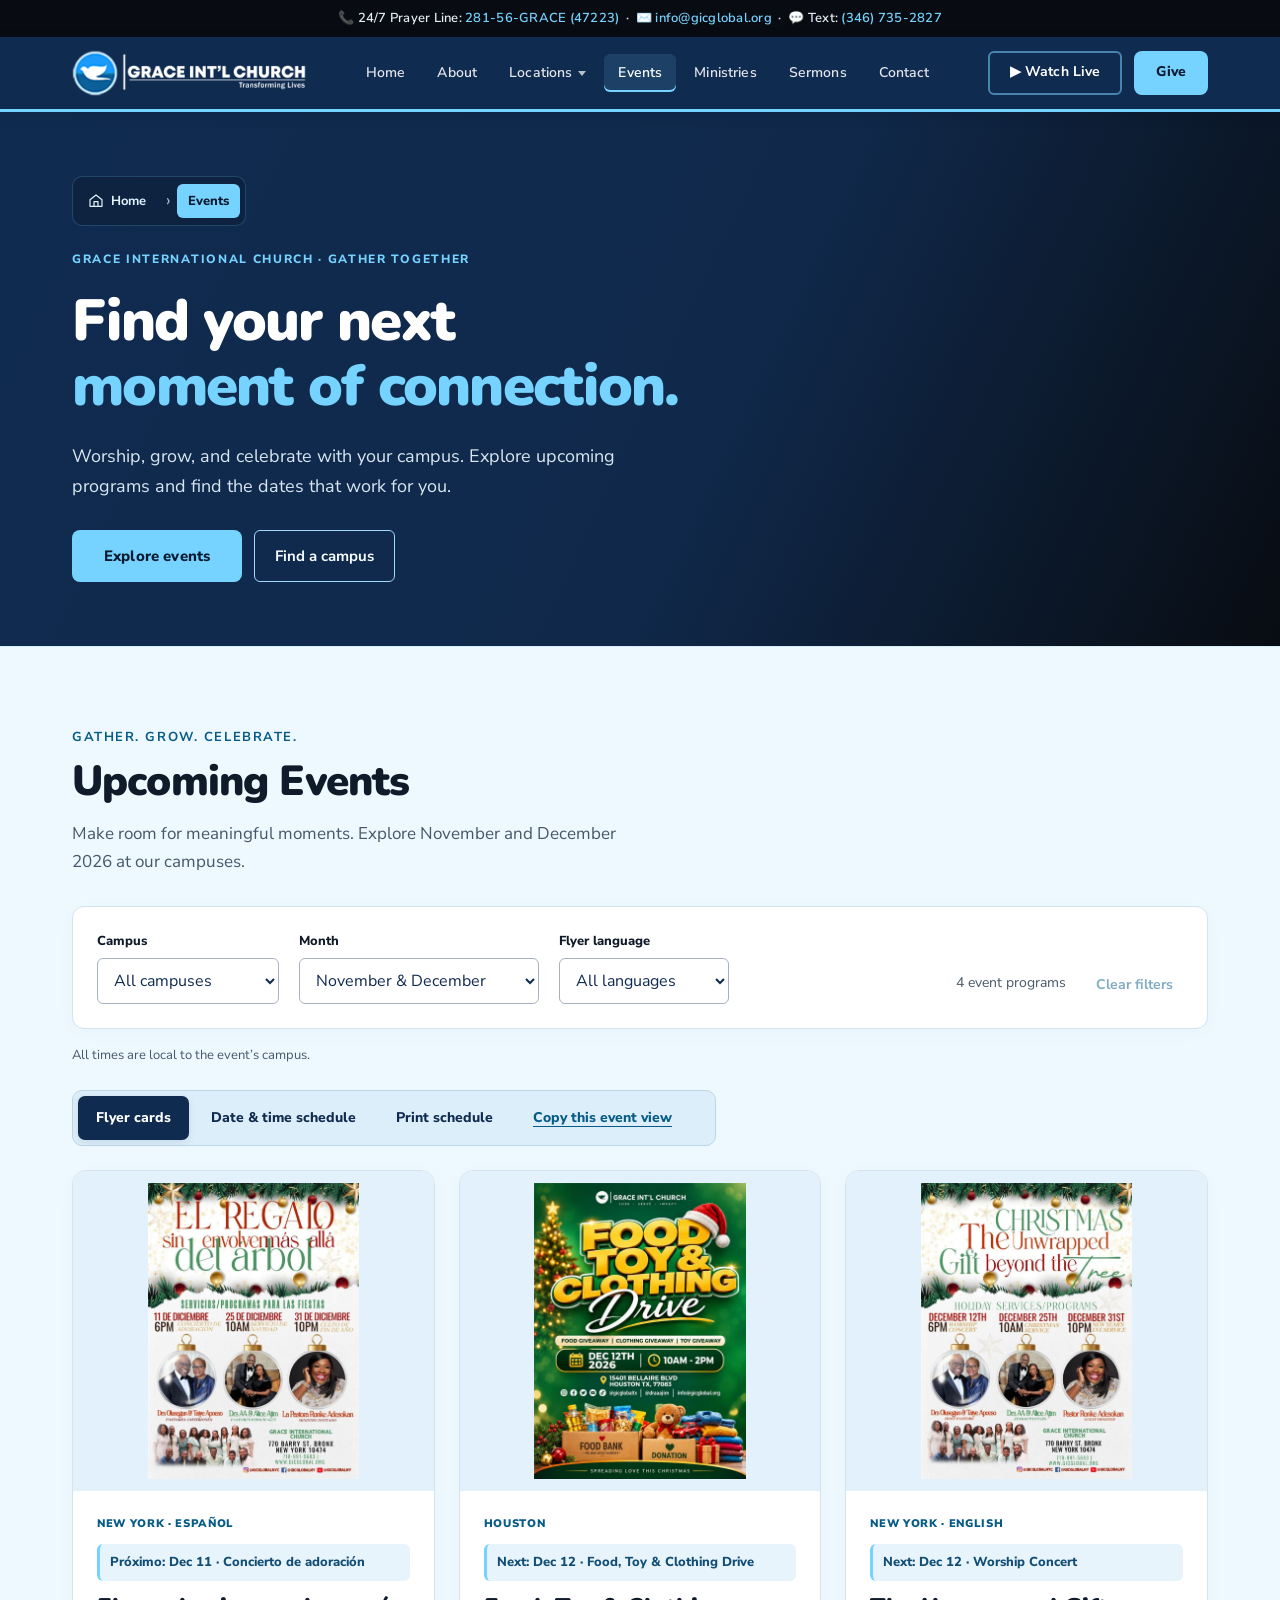
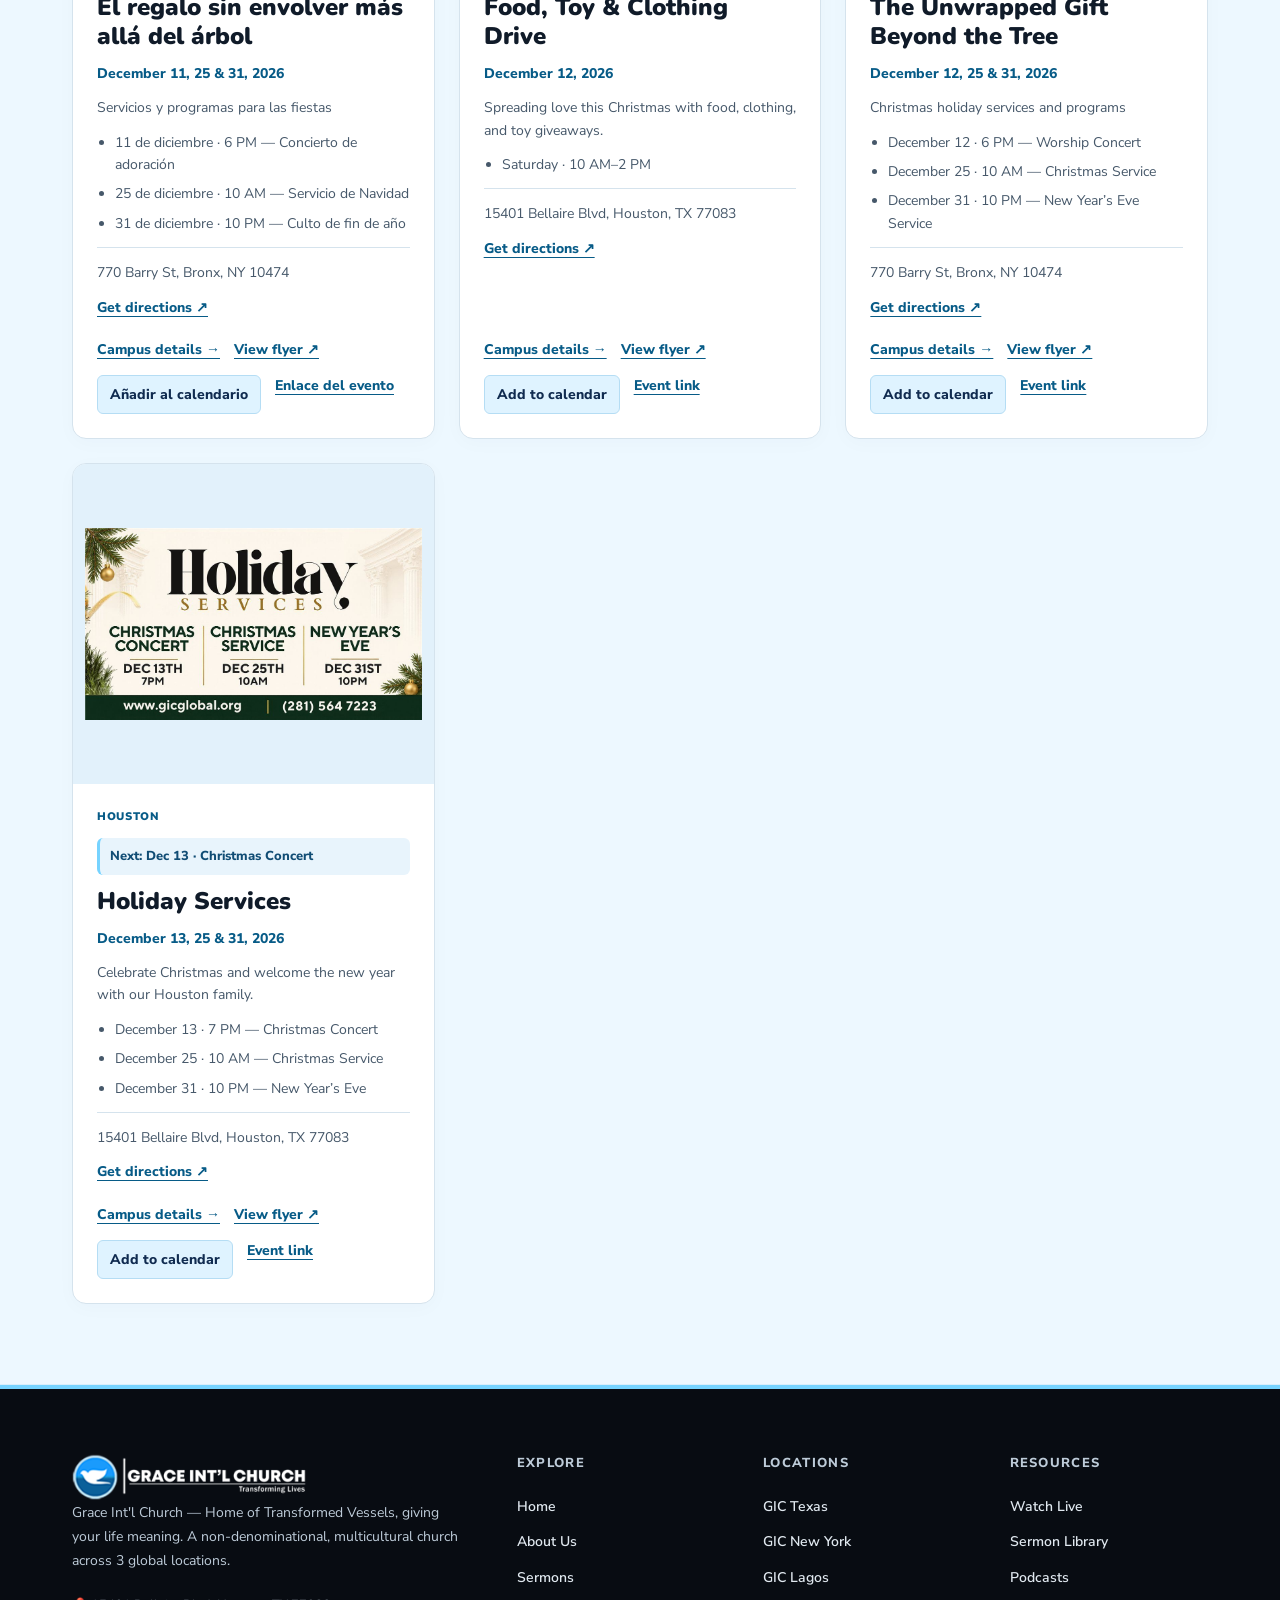
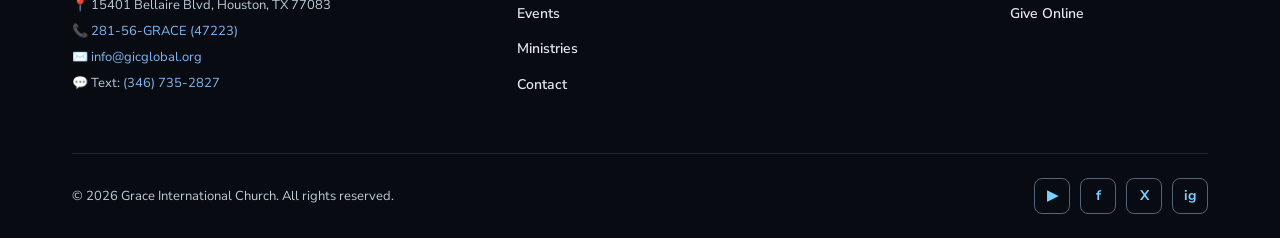
<file: events.html>
<!DOCTYPE html>
<html lang="en">
<head>
<meta charset="UTF-8"/>
<meta name="viewport" content="width=device-width, initial-scale=1.0"/>
<title>Events &amp; Gatherings — Grace International Church</title>
<meta name="description" content="Explore upcoming GIC campus events. Browse flyers or a date-and-time schedule, filter by campus, and add services to your calendar."/>
<link href="https://fonts.googleapis.com/css2?family=Nunito+Sans:wght@300;400;600;700;800;900&family=Nunito:wght@400;600;700;800;900&display=swap" rel="stylesheet"/>
<style>
  /* ===== LAKEWOOD EXACT DESIGN TOKENS ===== */
  :root {
    --lw-navy:       #0C1F3F;   /* Lakewood primary dark navy */
    --lw-navy-dark:  #081530;   /* deeper navy for footer */
    --lw-blue:       #1B6FBF;   /* Lakewood CTA button blue */
    --lw-blue-hover: #155499;
    --lw-blue-light: #EEF5FC;   /* pale blue section bg */
    --lw-white:      #FFFFFF;
    --lw-off-white:  #F7F8FA;
    --lw-gray-100:   #F2F4F7;
    --lw-gray-300:   #D0D5DD;
    --lw-gray-500:   #667085;
    --lw-gray-700:   #344054;
    --lw-gray-900:   #101828;
    --lw-text:       #1D2939;
    --lw-text-light: #475467;
    --lw-border:     #E4E7EC;
    --font: 'Nunito Sans', 'Helvetica Neue', Arial, sans-serif;
    --font-display: 'Nunito', 'Helvetica Neue', Arial, sans-serif;
  }

  * { margin:0; padding:0; box-sizing:border-box; }
  html { scroll-behavior:smooth; }
  body { font-family: var(--font); background: var(--lw-white); color: var(--lw-text); font-size: 16px; line-height: 1.6; }

  /* ===== TOP UTILITY BAR ===== */
  .topbar {
    background: #000000;
    padding: 8px 0;
    text-align: center;
    font-size: 13px;
    font-weight: 600;
    color: rgba(255,255,255,0.85);
    letter-spacing: 0.02em;
  }
  .topbar a { color: #7FB8F0; text-decoration: none; }
  .topbar a:hover { text-decoration: underline; }

  /* ===== NAV ===== */
  .nav-wrap {
    background: var(--lw-navy);
    position: sticky; top: 0; z-index: 200;
    box-shadow: 0 2px 8px rgba(0,0,0,0.18);
  }
  nav {
    max-width: 1200px; margin: 0 auto;
    padding: 0 32px;
    display: flex; align-items: center; justify-content: space-between;
    height: 72px;
  }
  .nav-logo { display: flex; align-items: center; text-decoration: none; }
  .nav-logo-img { height: 48px; width: auto; object-fit: contain; display: block; }
  .nav-links {
    display: flex; align-items: center; gap: 4px; list-style: none;
  }
  .nav-links a {
    display: block; padding: 8px 14px;
    font-size: 14px; font-weight: 600;
    color: rgba(255,255,255,0.88);
    text-decoration: none;
    border-radius: 6px;
    transition: background 0.15s, color 0.15s;
    letter-spacing: 0.01em;
  }
  .nav-links a:hover { background: rgba(255,255,255,0.1); color: #fff; }
  .nav-right { display: flex; align-items: center; gap: 12px; }
  .btn-nav-give {
    background: var(--lw-blue);
    color: #fff; font-size: 14px; font-weight: 700;
    padding: 10px 22px; border-radius: 6px;
    text-decoration: none; letter-spacing: 0.01em;
    transition: background 0.15s;
  }
  .btn-nav-give:hover { background: var(--lw-blue-hover); }
  .btn-nav-watch {
    background: transparent;
    border: 2px solid rgba(255,255,255,0.35);
    color: #fff; font-size: 14px; font-weight: 700;
    padding: 8px 20px; border-radius: 6px;
    text-decoration: none; letter-spacing: 0.01em;
    transition: all 0.15s;
  }
  .btn-nav-watch:hover { border-color: rgba(255,255,255,0.8); }

  .hero-eyebrow {
    display: inline-block;
    background: var(--lw-blue);
    color: #fff; font-size: 12px; font-weight: 700;
    letter-spacing: 0.12em; text-transform: uppercase;
    padding: 5px 14px; border-radius: 4px;
    margin-bottom: 20px;
  }
  .hero-h1 {
    font-family: var(--font-display);
    font-size: clamp(38px, 5.5vw, 64px);
    font-weight: 900;
    line-height: 1.08;
    color: var(--lw-white);
    margin-bottom: 20px;
    letter-spacing: -0.02em;
  }
  .hero-sub {
    font-size: 18px; font-weight: 400; line-height: 1.65;
    color: rgba(255,255,255,0.78);
    margin-bottom: 36px;
    max-width: 480px;
  }
  .hero-btns { display: flex; gap: 14px; flex-wrap: wrap; }
  .btn-primary {
    background: var(--lw-blue);
    color: #fff; font-size: 15px; font-weight: 700;
    padding: 14px 32px; border-radius: 6px;
    text-decoration: none;
    display: inline-block;
    transition: background 0.15s;
    letter-spacing: 0.01em;
  }
  .btn-primary:hover { background: var(--lw-blue-hover); }
  .btn-secondary {
    background: transparent;
    border: 2px solid rgba(255,255,255,0.5);
    color: #fff; font-size: 15px; font-weight: 700;
    padding: 12px 30px; border-radius: 6px;
    text-decoration: none;
    display: inline-flex; align-items: center; gap: 8px;
    transition: all 0.15s;
  }
  .btn-secondary:hover { border-color: #fff; background: rgba(255,255,255,0.08); }
  .play-icon {
    width: 22px; height: 22px; border-radius: 50%;
    background: rgba(255,255,255,0.25);
    display: inline-flex; align-items: center; justify-content: center;
    font-size: 10px; padding-left: 2px;
  }
  /* Service times strip */
  .service-strip {
    background: rgba(255,255,255,0.07);
    border-top: 1px solid rgba(255,255,255,0.1);
    margin-top: 48px; padding: 20px 0;
  }
  .service-strip-inner {
    max-width: 1200px; margin: 0 auto; padding: 0 32px;
    display: flex; gap: 40px; flex-wrap: wrap; align-items: center;
  }
  .service-item { display: flex; align-items: center; gap: 10px; }
  .service-icon { font-size: 18px; color: #7FB8F0; }
  .service-label { font-size: 13px; font-weight: 700; color: rgba(255,255,255,0.6); text-transform: uppercase; letter-spacing: 0.08em; display: block; }
  .service-value { font-size: 15px; font-weight: 700; color: #fff; display: block; }

  /* ===== SECTION WRAPPER ===== */
  .section { padding: 80px 0; }
  .section-inner { max-width: 1200px; margin: 0 auto; padding: 0 32px; }
  .section-label {
    font-size: 13px; font-weight: 700; letter-spacing: 0.12em;
    text-transform: uppercase; color: var(--lw-blue);
    margin-bottom: 10px;
  }
  .section-h2 {
    font-family: var(--font-display);
    font-size: clamp(28px, 4vw, 42px);
    font-weight: 900; color: var(--lw-gray-900);
    line-height: 1.15; letter-spacing: -0.02em;
    margin-bottom: 14px;
  }
  .section-sub {
    font-size: 17px; color: var(--lw-text-light);
    line-height: 1.65; max-width: 580px;
    font-weight: 400;
  }



  /* ===== LOCATIONS ===== */
  .locations { background: var(--lw-white); }
  .loc-grid {
    display: grid; grid-template-columns: repeat(3, 1fr);
    gap: 24px; margin-top: 48px;
  }
  .loc-card {
    border-radius: 12px; overflow: hidden;
    border: 1px solid var(--lw-border);
    transition: box-shadow 0.2s, transform 0.2s;
    text-decoration: none; display: block;
    background: var(--lw-white);
  }
  .loc-card:hover { box-shadow: 0 12px 40px rgba(0,0,0,0.12); transform: translateY(-3px); }
  .loc-thumb {
    height: 200px; position: relative;
    display: flex; align-items: center; justify-content: center;
  }
  .loc-thumb-tx { background: linear-gradient(135deg, #0c1f3f 0%, #1b3a6b 100%); }
  .loc-thumb-ny { background: linear-gradient(135deg, #141428 0%, #252550 100%); }
  .loc-thumb-lg { background: linear-gradient(135deg, #1a2a0a 0%, #2d4a14 100%); }
  .loc-thumb-label {
    font-family: var(--font-display);
    font-size: 52px; font-weight: 900;
    color: rgba(255,255,255,0.12);
    letter-spacing: -0.02em;
  }
  .loc-flag {
    position: absolute; top: 16px; left: 16px;
    background: rgba(255,255,255,0.15); backdrop-filter: blur(4px);
    border-radius: 6px; padding: 4px 10px;
    font-size: 20px; line-height: 1.4;
  }
  .loc-body { padding: 20px 24px 24px; }
  .loc-city {
    font-family: var(--font-display);
    font-size: 22px; font-weight: 900;
    color: var(--lw-gray-900); margin-bottom: 2px;
    letter-spacing: -0.01em;
  }
  .loc-region { font-size: 14px; color: var(--lw-text-light); margin-bottom: 16px; font-weight: 600; }
  .loc-visit {
    font-size: 14px; font-weight: 700; color: var(--lw-blue);
    display: inline-flex; align-items: center; gap: 6px;
    text-decoration: none;
  }
  .loc-visit:hover { text-decoration: underline; }

  /* ===== PASTOR FEATURE ===== */
  .pastor-section { background: var(--lw-gray-100); }
  .pastor-grid {
    display: grid; grid-template-columns: 1fr 1fr;
    gap: 64px; align-items: center;
  }
  .pastor-img-wrap {
    border-radius: 16px; overflow: hidden;
    aspect-ratio: 4/5;
    background: linear-gradient(160deg, #0c1f3f 0%, #1b3a6b 60%, #0c1f3f 100%);
    position: relative; display: flex; align-items: flex-end;
  }
  .pastor-img-svg { position: absolute; inset: 0; width: 100%; height: 100%; opacity: 0.55; }
  .pastor-img-caption {
    position: relative; z-index: 2;
    background: linear-gradient(to top, rgba(8,21,48,0.95) 0%, transparent 100%);
    width: 100%; padding: 32px 28px 28px;
  }
  .pastor-img-name {
    font-family: var(--font-display);
    font-size: 24px; font-weight: 900; color: #fff;
    letter-spacing: -0.01em;
  }
  .pastor-img-title { font-size: 13px; color: #7FB8F0; font-weight: 700; letter-spacing: 0.06em; text-transform: uppercase; margin-top: 3px; }
  .pastor-text .section-sub { max-width: 100%; margin-bottom: 28px; }
  .stat-row { display: grid; grid-template-columns: 1fr 1fr; gap: 20px; margin: 32px 0; }
  .stat-box {
    background: var(--lw-white); border: 1px solid var(--lw-border);
    border-radius: 10px; padding: 20px 22px;
  }
  .stat-num {
    font-family: var(--font-display);
    font-size: 36px; font-weight: 900; color: var(--lw-blue);
    letter-spacing: -0.02em; line-height: 1;
  }
  .stat-label { font-size: 13px; color: var(--lw-text-light); font-weight: 600; margin-top: 4px; }

  /* ===== QUICK LINKS / GET CONNECTED ===== */
  .quicklinks { background: var(--lw-navy); }
  .ql-grid {
    display: grid; grid-template-columns: repeat(4, 1fr);
    gap: 1px; background: rgba(255,255,255,0.08);
    border-radius: 12px; overflow: hidden;
    margin-top: 0;
  }
  .ql-card {
    background: rgba(255,255,255,0.04);
    padding: 36px 28px;
    text-decoration: none; display: block;
    transition: background 0.15s;
    border-radius: 0;
  }
  .ql-card:hover { background: rgba(255,255,255,0.09); }
  .ql-icon { font-size: 28px; margin-bottom: 14px; display: block; }
  .ql-title {
    font-family: var(--font-display);
    font-size: 18px; font-weight: 800; color: #fff;
    margin-bottom: 8px; line-height: 1.2;
  }
  .ql-desc { font-size: 13px; color: rgba(255,255,255,0.55); line-height: 1.55; }
  .ql-arrow { font-size: 18px; color: #7FB8F0; margin-top: 16px; display: block; }
  .ql-header {
    display: flex; align-items: flex-end; justify-content: space-between;
    padding-bottom: 40px; flex-wrap: wrap; gap: 20px;
  }
  .ql-header .section-h2 { color: #fff; margin-bottom: 0; }
  .ql-header .section-label { color: #7FB8F0; }

  /* ===== WATCH / SERMONS ===== */
  .sermons { background: var(--lw-white); }
  .sermon-grid {
    display: grid; grid-template-columns: repeat(3, 1fr);
    gap: 24px; margin-top: 48px;
  }
  .sermon-card {
    border-radius: 10px; overflow: hidden;
    border: 1px solid var(--lw-border);
    transition: box-shadow 0.2s, transform 0.2s;
    background: var(--lw-white);
  }
  .sermon-card:hover { box-shadow: 0 8px 32px rgba(0,0,0,0.1); transform: translateY(-2px); }
  .sermon-thumb {
    height: 190px; position: relative;
    display: flex; align-items: center; justify-content: center;
  }
  .st1 { background: linear-gradient(135deg, #0c1f3f, #1b4080); }
  .st2 { background: linear-gradient(135deg, #1a0c2e, #3a1860); }
  .st3 { background: linear-gradient(135deg, #0c2a1f, #145c38); }
  .sermon-play {
    width: 52px; height: 52px; border-radius: 50%;
    background: rgba(255,255,255,0.15); border: 2px solid rgba(255,255,255,0.5);
    display: flex; align-items: center; justify-content: center;
    font-size: 18px; color: #fff; padding-left: 3px;
    transition: background 0.15s;
  }
  .sermon-card:hover .sermon-play { background: var(--lw-blue); border-color: var(--lw-blue); }
  .sermon-body { padding: 20px 22px 24px; }
  .sermon-date { font-size: 12px; font-weight: 700; color: var(--lw-blue); text-transform: uppercase; letter-spacing: 0.08em; margin-bottom: 6px; }
  .sermon-title { font-family: var(--font-display); font-size: 18px; font-weight: 800; color: var(--lw-gray-900); line-height: 1.25; margin-bottom: 6px; }
  .sermon-speaker { font-size: 13px; color: var(--lw-text-light); font-weight: 600; }
  .sermon-cta { text-align: center; margin-top: 40px; }

  /* ===== MINISTRIES ===== */
  .ministries { background: var(--lw-blue-light); }
  .min-grid {
    display: grid; grid-template-columns: repeat(3, 1fr);
    gap: 20px; margin-top: 48px;
  }
  .min-card {
    background: var(--lw-white);
    border: 1px solid var(--lw-border);
    border-radius: 10px;
    padding: 28px 26px 24px;
    text-decoration: none; display: block;
    transition: box-shadow 0.2s, border-color 0.2s;
  }
  .min-card:hover { box-shadow: 0 6px 24px rgba(0,0,0,0.09); border-color: var(--lw-blue); }
  .min-icon { font-size: 30px; margin-bottom: 12px; display: block; }
  .min-name { font-family: var(--font-display); font-size: 17px; font-weight: 800; color: var(--lw-gray-900); margin-bottom: 8px; line-height: 1.2; }
  .min-desc { font-size: 13px; color: var(--lw-text-light); line-height: 1.55; margin-bottom: 16px; }
  .min-link { font-size: 13px; font-weight: 700; color: var(--lw-blue); display: inline-flex; align-items: center; gap: 5px; }

  /* ===== GIVE ===== */
  .give-section { background: var(--lw-navy); padding: 80px 0; }
  .give-inner {
    max-width: 1200px; margin: 0 auto; padding: 0 32px;
    display: grid; grid-template-columns: 1fr 1fr;
    gap: 64px; align-items: center;
  }
  .give-text .section-h2 { color: #fff; margin-bottom: 16px; }
  .give-text .section-label { color: #7FB8F0; }
  .give-text p { font-size: 17px; color: rgba(255,255,255,0.7); line-height: 1.65; margin-bottom: 32px; }
  .give-highlight {
    background: rgba(255,255,255,0.06); border: 1px solid rgba(255,255,255,0.12);
    border-radius: 10px; padding: 28px;
  }
  .give-highlight p { font-size: 16px; color: rgba(255,255,255,0.75); margin-bottom: 24px; line-height: 1.6; }
  .btn-give {
    display: inline-block;
    background: var(--lw-blue); color: #fff;
    font-size: 16px; font-weight: 700;
    padding: 16px 40px; border-radius: 6px;
    text-decoration: none; letter-spacing: 0.01em;
    transition: background 0.15s; width: 100%; text-align: center;
  }
  .btn-give:hover { background: var(--lw-blue-hover); }

  /* ===== NEWSLETTER ===== */
  .newsletter { background: var(--lw-blue-light); padding: 72px 0; }
  .newsletter-inner {
    max-width: 1200px; margin: 0 auto; padding: 0 32px;
    display: grid; grid-template-columns: 1fr 1fr;
    gap: 64px; align-items: center;
  }
  .newsletter-text .section-h2 { margin-bottom: 12px; }
  .newsletter-text p { font-size: 16px; color: var(--lw-text-light); line-height: 1.65; }
  .newsletter-form { display: flex; flex-direction: column; gap: 12px; }
  .newsletter-form input {
    padding: 14px 16px;
    border: 1.5px solid var(--lw-border); border-radius: 6px;
    font-family: var(--font); font-size: 15px; color: var(--lw-text);
    background: var(--lw-white); outline: none;
    transition: border-color 0.15s;
  }
  .newsletter-form input:focus { border-color: var(--lw-blue); }
  .newsletter-form input::placeholder { color: var(--lw-gray-500); }
  .newsletter-form button {
    background: var(--lw-blue); color: #fff;
    font-family: var(--font); font-size: 15px; font-weight: 700;
    padding: 14px; border: none; border-radius: 6px;
    cursor: pointer; transition: background 0.15s;
  }
  .newsletter-form button:hover { background: var(--lw-blue-hover); }

  /* ===== FOOTER ===== */
  footer { background: var(--lw-navy-dark); padding: 64px 0 0; }
  .footer-inner { max-width: 1200px; margin: 0 auto; padding: 0 32px; }
  .footer-grid {
    display: grid; grid-template-columns: 2fr 1fr 1fr 1fr;
    gap: 48px; padding-bottom: 56px;
    border-bottom: 1px solid rgba(255,255,255,0.1);
  }
  .footer-brand-name { font-family: var(--font-display); font-size: 22px; font-weight: 900; color: #fff; margin-bottom: 14px; letter-spacing: -0.01em; }
  .footer-brand-name span { color: #7FB8F0; }
  .footer-brand p { font-size: 14px; color: rgba(255,255,255,0.5); line-height: 1.7; margin-bottom: 20px; }
  .footer-contact { font-size: 13px; color: rgba(255,255,255,0.5); line-height: 2; }
  .footer-contact a { color: #7FB8F0; text-decoration: none; }
  .footer-col-title { font-size: 13px; font-weight: 800; letter-spacing: 0.1em; text-transform: uppercase; color: rgba(255,255,255,0.5); margin-bottom: 20px; }
  .footer-links { list-style: none; display: flex; flex-direction: column; gap: 10px; }
  .footer-links a { font-size: 14px; color: rgba(255,255,255,0.7); text-decoration: none; font-weight: 600; transition: color 0.15s; }
  .footer-links a:hover { color: #7FB8F0; }
  .footer-bottom {
    padding: 24px 0;
    display: flex; align-items: center; justify-content: space-between; flex-wrap: wrap; gap: 16px;
  }
  .footer-bottom p { font-size: 13px; color: rgba(255,255,255,0.4); }
  .social-row { display: flex; gap: 10px; }
  .social-btn {
    width: 36px; height: 36px; border-radius: 8px;
    border: 1px solid rgba(255,255,255,0.15);
    display: flex; align-items: center; justify-content: center;
    font-size: 14px; color: rgba(255,255,255,0.6);
    text-decoration: none; transition: all 0.15s;
    font-weight: 700;
  }
  .social-btn:hover { border-color: #7FB8F0; color: #7FB8F0; }

  /* ===== DIVIDER ===== */
  .divider-section {
    background: var(--lw-navy);
    padding: 56px 0; text-align: center;
  }
  .divider-section .section-inner { display: flex; flex-direction: column; align-items: center; }
  .divider-quote {
    font-family: var(--font-display);
    font-size: clamp(22px, 3.5vw, 36px);
    font-weight: 800; color: #fff;
    line-height: 1.25; max-width: 760px;
    letter-spacing: -0.01em;
  }
  .divider-quote span { color: #7FB8F0; }
  .divider-source { font-size: 14px; color: rgba(255,255,255,0.45); margin-top: 14px; font-weight: 600; letter-spacing: 0.05em; }

  /* ===== HAMBURGER BUTTON ===== */
  .nav-hamburger {
    display: none;
    flex-direction: column;
    justify-content: center;
    align-items: center;
    gap: 5px;
    width: 40px; height: 40px;
    background: transparent;
    border: 1.5px solid rgba(255,255,255,0.3);
    border-radius: 6px;
    cursor: pointer;
    padding: 0;
    flex-shrink: 0;
  }
  .nav-hamburger span {
    display: block;
    width: 20px; height: 2px;
    background: #fff;
    border-radius: 2px;
    transition: all 0.3s ease;
    transform-origin: center;
  }
  .nav-hamburger.open span:nth-child(1) { transform: translateY(7px) rotate(45deg); }
  .nav-hamburger.open span:nth-child(2) { opacity: 0; transform: scaleX(0); }
  .nav-hamburger.open span:nth-child(3) { transform: translateY(-7px) rotate(-45deg); }

  /* ===== MOBILE DRAWER ===== */
  .mobile-nav {
    display: none;
    position: fixed;
    top: 0; left: 0; right: 0; bottom: 0;
    z-index: 199;
    pointer-events: none;
  }
  .mobile-nav.open { pointer-events: all; }
  .mobile-nav-overlay {
    position: absolute; inset: 0;
    background: rgba(0,0,0,0.55);
    opacity: 0;
    transition: opacity 0.3s ease;
  }
  .mobile-nav.open .mobile-nav-overlay { opacity: 1; }
  .mobile-nav-drawer {
    position: absolute;
    top: 0; right: 0;
    width: min(320px, 88vw);
    height: 100%;
    background: var(--lw-navy);
    transform: translateX(100%);
    transition: transform 0.35s cubic-bezier(0.4,0,0.2,1);
    display: flex;
    flex-direction: column;
    overflow-y: auto;
  }
  .mobile-nav.open .mobile-nav-drawer { transform: translateX(0); }
  .mobile-nav-header {
    display: flex;
    align-items: center;
    justify-content: space-between;
    padding: 20px 24px;
    border-bottom: 1px solid rgba(255,255,255,0.1);
  }
  .mobile-nav-logo { font-family: var(--font-display); font-size: 18px; font-weight: 900; color: #fff; }
  .mobile-nav-logo span { color: #7FB8F0; }
  .mobile-nav-close {
    width: 36px; height: 36px; border-radius: 6px;
    background: rgba(255,255,255,0.08);
    border: 1px solid rgba(255,255,255,0.15);
    color: #fff; font-size: 20px; cursor: pointer;
    display: flex; align-items: center; justify-content: center;
    line-height: 1;
  }
  .mobile-nav-links {
    list-style: none;
    padding: 12px 0;
    flex: 1;
  }
  .mobile-nav-links li a {
    display: block;
    padding: 14px 24px;
    font-size: 16px; font-weight: 700;
    color: rgba(255,255,255,0.88);
    text-decoration: none;
    border-left: 3px solid transparent;
    transition: background 0.15s, color 0.15s, border-color 0.15s;
    letter-spacing: 0.01em;
  }
  .mobile-nav-links li a:hover,
  .mobile-nav-links li a.active {
    background: rgba(255,255,255,0.07);
    color: #fff;
    border-left-color: var(--lw-blue);
  }
  .mobile-nav-footer {
    padding: 20px 24px;
    border-top: 1px solid rgba(255,255,255,0.1);
    display: flex;
    flex-direction: column;
    gap: 10px;
  }
  .mobile-nav-footer a {
    display: block; text-align: center;
    padding: 13px; border-radius: 6px;
    font-size: 15px; font-weight: 700;
    text-decoration: none;
    transition: background 0.15s;
  }
  .mobile-btn-watch {
    border: 2px solid rgba(255,255,255,0.35);
    color: #fff;
  }
  .mobile-btn-watch:hover { border-color: rgba(255,255,255,0.7); }
  .mobile-btn-give {
    background: var(--lw-blue);
    color: #fff;
  }
  .mobile-btn-give:hover { background: var(--lw-blue-hover); }
  .mobile-nav-contact {
    padding: 0 24px 24px;
    font-size: 12px; color: rgba(255,255,255,0.4);
    line-height: 1.8;
  }
  .mobile-nav-contact a { color: #7FB8F0; text-decoration: none; }

  /* ===== RESPONSIVE ===== */
  @media (max-width: 960px) {
    nav { padding: 0 20px; }
    .nav-links { display: none; }
    .nav-right { display: none; }
    .nav-hamburger { display: flex; }
    .mobile-nav { display: block; }
    .section-inner { padding: 0 20px; }
    .hc-content { padding: 60px 20px 40px; }
    .loc-grid, .min-grid { grid-template-columns: 1fr 1fr; }
    .sermon-grid { grid-template-columns: 1fr 1fr; }
    .pastor-grid, .give-inner, .newsletter-inner { grid-template-columns: 1fr; gap: 32px; }
    .footer-grid { grid-template-columns: 1fr 1fr; gap: 32px; }
    .ql-grid { grid-template-columns: 1fr 1fr; }
    .hc-arrow { width: 40px; height: 40px; font-size: 28px; }
    .hc-prev { left: 12px; }
    .hc-next { right: 12px; }
  }
  @media (max-width: 600px) {
    .loc-grid, .min-grid, .sermon-grid, .ql-grid { grid-template-columns: 1fr; }
    .footer-grid { grid-template-columns: 1fr; }
    .stat-row { grid-template-columns: 1fr 1fr; }
    .service-strip-inner { flex-direction: column; gap: 16px; }
    .topbar { font-size: 11px; padding: 6px 12px; }
  }

  /* ===== DESKTOP DROPDOWN ===== */
  .nav-links li { position: relative; }
  .nav-links li.has-dropdown > a::after {
    content: '';
    display: inline-block;
    width: 0; height: 0;
    margin-left: 6px; vertical-align: middle;
    border-left: 4px solid transparent;
    border-right: 4px solid transparent;
    border-top: 5px solid rgba(255,255,255,0.7);
    transition: transform 0.2s;
  }
  .nav-links li.has-dropdown:hover > a::after { transform: rotate(180deg); }
  .nav-dropdown {
    display: none;
    position: absolute;
    top: calc(100% + 8px);
    left: 0;
    min-width: 200px;
    background: #0C1F3F;
    border: 1px solid rgba(255,255,255,0.12);
    border-radius: 8px;
    box-shadow: 0 12px 40px rgba(0,0,0,0.35);
    padding: 6px 0;
    z-index: 300;
    list-style: none;
  }
  .nav-links li.has-dropdown:hover .nav-dropdown { display: block; }
  .nav-dropdown li a {
    display: flex; align-items: center; gap: 10px;
    padding: 11px 18px;
    font-size: 14px; font-weight: 600;
    color: rgba(255,255,255,0.85);
    text-decoration: none;
    border-radius: 0;
    border-left: 3px solid transparent;
    transition: background 0.15s, color 0.15s, border-color 0.15s;
    white-space: nowrap;
  }
  .nav-dropdown li a:hover { background: rgba(255,255,255,0.08); color: #fff; border-left-color: #1B6FBF; }
  .nav-dropdown li a .dd-flag { font-size: 16px; }
  .nav-dropdown::before {
    content: '';
    position: absolute;
    top: -6px; left: 18px;
    width: 10px; height: 10px;
    background: #0C1F3F;
    border-left: 1px solid rgba(255,255,255,0.12);
    border-top: 1px solid rgba(255,255,255,0.12);
    transform: rotate(45deg);
  }

  /* ===== MOBILE ACCORDION ===== */
  .mobile-nav-links li.mob-has-dropdown > a {
    display: flex; align-items: center; justify-content: space-between;
  }
  .mob-dd-arrow {
    display: inline-flex; align-items: center; justify-content: center;
    width: 24px; height: 24px;
    font-size: 12px; color: rgba(255,255,255,0.5);
    transition: transform 0.25s;
    flex-shrink: 0;
  }
  .mobile-nav-links li.mob-has-dropdown.open > a .mob-dd-arrow { transform: rotate(180deg); }
  .mob-submenu {
    list-style: none;
    max-height: 0;
    overflow: hidden;
    transition: max-height 0.3s ease;
    background: rgba(0,0,0,0.2);
  }
  .mobile-nav-links li.mob-has-dropdown.open .mob-submenu { max-height: 200px; }
  .mob-submenu li a {
    display: flex; align-items: center; gap: 10px;
    padding: 12px 24px 12px 36px;
    font-size: 14px; font-weight: 600;
    color: rgba(255,255,255,0.75);
    text-decoration: none;
    border-left: 3px solid transparent;
    transition: background 0.15s, color 0.15s, border-color 0.15s;
  }
  .mob-submenu li a:hover { background: rgba(255,255,255,0.05); color: #fff; border-left-color: #1B6FBF; }


</style>
<link rel="stylesheet" href="events.css"/>
<link rel="stylesheet" href="site.css"/>
<meta property="og:type" content="website"/>
<meta property="og:title" content="Events &amp; Gatherings — Grace International Church"/>
<meta property="og:description" content="Find upcoming worship, seminars, community programs, and holiday gatherings at Grace International Church."/>
<link rel="stylesheet" href="theme.css"/>
</head>
<body>
<a class="skip-link" href="#mainContent">Skip to content</a>

<!-- TOP BAR -->
<div class="topbar">
  📞 24/7 Prayer Line: <a href="tel:2815647223">281-56-GRACE (47223)</a> &nbsp;·&nbsp; ✉️ <a href="mailto:info@gicglobal.org"><span class="__cf_email__" data-cfemail="92fbfcf4fdd2f5fbf1f5fefdf0f3febcfde0f5">info@gicglobal.org</span></a> &nbsp;·&nbsp; 💬 Text: <a href="sms:3467352827">(346) 735-2827</a>
</div>

<!-- NAV -->
<div class="nav-wrap">
  <nav>
    <a href="index.html" class="nav-logo">
      <img src="images/logowhite.png" alt="GIC Global" class="nav-logo-img" onerror="this.style.display='none';this.nextElementSibling.style.display='inline';" />
      <span class="nav-logo-fallback" style="display:none;font-family:var(--font-display);font-size:20px;font-weight:900;color:#fff;letter-spacing:-0.01em;">GIC <span style="color:#7FB8F0;">Global</span></span>
    </a>
    <ul class="nav-links">
<li><a href="index.html">Home</a></li><li><a href="about.html">About</a></li>
<li class="has-dropdown"><a href="#">Locations</a><ul class="nav-dropdown"><li><a href="location-texas.html">GIC Houston</a></li><li><a href="location-newyork.html">GIC New York</a></li><li><a href="location-lagos.html">GIC Lagos</a></li></ul></li>
<li><a href="events.html">Events</a></li><li><a href="ministries.html">Ministries</a></li><li><a href="sermons.html">Sermons</a></li><li><a href="contact.html">Contact</a></li></ul>
    <div class="nav-right">
      <a href="https://www.youtube.com/@GicglobalTX" target="_blank" class="btn-nav-watch" rel="noopener">▶ Watch Live</a>
      <a href="give.html" class="btn-nav-give">Give</a>
    </div>
    <button class="nav-hamburger" id="hamburger" aria-label="Open menu">
      <span></span><span></span><span></span>
    </button>
  </nav>
</div>

<!-- MOBILE NAV DRAWER -->
<div class="mobile-nav" id="mobileNav">
  <div class="mobile-nav-overlay" id="mobileOverlay"></div>
  <div class="mobile-nav-drawer">
    <div class="mobile-nav-header">
      <span class="mobile-nav-logo">GIC <span>Global</span></span>
      <button class="mobile-nav-close" id="mobileClose">✕</button>
    </div>
    <ul class="mobile-nav-links">
<li><a href="index.html">Home</a></li><li><a href="about.html">About</a></li>
<li class="mob-has-dropdown"><a href="#"><span>Locations</span><span class="mob-dd-arrow" aria-hidden="true">▾</span></a><ul class="mob-submenu"><li><a href="location-texas.html">GIC Houston</a></li><li><a href="location-newyork.html">GIC New York</a></li><li><a href="location-lagos.html">GIC Lagos</a></li></ul></li>
<li><a href="events.html">Events</a></li><li><a href="ministries.html">Ministries</a></li><li><a href="sermons.html">Sermons</a></li><li><a href="contact.html">Contact</a></li></ul>
    <div class="mobile-nav-footer">
      <a href="https://www.youtube.com/@GicglobalTX" target="_blank" class="mobile-btn-watch" rel="noopener">▶ Watch Live</a>
      <a href="give.html" class="mobile-btn-give">Give Online</a>
    </div>
    <div class="mobile-nav-contact">
      📞 <a href="tel:2815647223">281-56-GRACE (47223)</a><br/>
      ✉️ <a href="mailto:info@gicglobal.org"><span>info@gicglobal.org</span></a>
    </div>
  </div>
</div>

<main id="mainContent">
<section class="page-hero events-page-hero" aria-labelledby="eventsPageHeading"><div class="section-inner"><nav class="site-breadcrumb" aria-label="Breadcrumb"><ol><li><a href="index.html"><svg viewBox="0 0 24 24" width="16" height="16" fill="none" stroke="currentColor" stroke-width="1.8" stroke-linecap="round" stroke-linejoin="round" aria-hidden="true" focusable="false"><path d="m3 10 9-7 9 7v10H3Z"/><path d="M9 20v-7h6v7"/></svg><span>Home</span></a></li><li><span aria-current="page">Events</span></li></ol></nav><p class="welcome-eyebrow">Grace International Church · Gather together</p><h1 id="eventsPageHeading">Find your next<br/><span>moment of connection.</span></h1><p class="events-page-intro">Worship, grow, and celebrate with your campus. Explore upcoming programs and find the dates that work for you.</p><div class="campus-quick-actions"><a class="btn-primary" href="#events">Explore events</a><a class="welcome-secondary" href="index.html#locations">Find a campus</a></div></div></section>
<section class="section season-events" id="events" aria-labelledby="eventsHeading"><div class="section-inner">
<div class="section-label">Gather. Grow. Celebrate.</div><h2 class="section-h2" id="eventsHeading">Upcoming Events</h2>
<p class="section-sub">Make room for meaningful moments. Explore November and December 2026 at our campuses.</p>
<div class="season-toolbar" hidden><div><label for="eventCampus">Campus</label><select id="eventCampus"><option value="all">All campuses</option><option value="houston">Houston, Texas</option><option value="newyork">New York</option><option value="lagos">Lagos</option></select></div><div><label for="eventMonth">Month</label><select id="eventMonth"><option value="all">November &amp; December</option><option value="11">November 2026</option><option value="12">December 2026</option></select></div><p id="eventCount" role="status" aria-live="polite" aria-atomic="true">6 event programs</p></div>
<p class="season-time-note">All times are local to the event&#8217;s campus.</p><div class="season-grid"><article class="season-card" data-event-id="ny-fall-seminar" data-campus="newyork" data-month="11">
<a class="season-flyer" href="images/events/ny-seminar.jpeg" target="_blank" rel="noopener" aria-label="View full flyer: Fall Bible Seminar"><img src="images/previews/event-ny-seminar-jpeg.jpg" alt="Fall Bible Seminar — November 11–15, 2026" loading="lazy" width="1000" height="712" decoding="async"/></a>
<div class="season-body"><p class="season-badge">New York</p><h3>Fall Bible Seminar</h3><p class="season-date">November 11–15, 2026</p><p>Soaring in the Days of His Power</p><ul><li>Wed &amp; Thu: 7 PM; Fri: 7:30 PM; Sat: 7 PM; Sun: 10 AM &amp; 1 PM Spanish service</li></ul><p class="season-address">770 Barry St, Bronx, NY 10474</p><div class="season-actions"><a href="location-newyork.html">Campus details &rarr;</a><a href="images/events/ny-seminar.jpeg" target="_blank" rel="noopener">View flyer ↗</a></div></div>
</article>
<article class="season-card" data-event-id="tx-fall-seminar" data-campus="houston" data-month="11">
<a class="season-flyer" href="images/events/tx-seminar.portfolio.jpg" target="_blank" rel="noopener" aria-label="View full flyer: Fall Bible Seminar"><img src="images/previews/event-tx-seminar-png.jpg" alt="Fall Bible Seminar — November 18–22, 2026" loading="lazy" width="736" height="856" decoding="async"/></a>
<div class="season-body"><p class="season-badge">Houston</p><h3>Fall Bible Seminar</h3><p class="season-date">November 18–22, 2026</p><p>Overcomers Mentality · Ministering: Bishop David Ibeleme</p><ul><li>Contact the Houston campus for service times.</li></ul><p class="season-address">15401 Bellaire Blvd, Houston, TX 77083</p><div class="season-actions"><a href="location-texas.html">Campus details &rarr;</a><a href="images/events/tx-seminar.portfolio.jpg" target="_blank" rel="noopener">View flyer ↗</a></div></div>
</article>
<article class="season-card" data-event-id="ny-holiday-es" data-campus="newyork" data-month="12">
<a class="season-flyer" href="images/events/ny-christmas-spanish.jpeg" target="_blank" rel="noopener" aria-label="View full flyer: El regalo sin envolver más allá del árbol"><img src="images/previews/event-ny-christmas-spanish-jpeg.jpg" alt="El regalo sin envolver más allá del árbol — December 11, 25 &amp; 31, 2026" loading="lazy" width="855" height="1200" decoding="async"/></a>
<div class="season-body"><p class="season-badge">New York · Español</p><h3 lang="es">El regalo sin envolver más allá del árbol</h3><p class="season-date">December 11, 25 &amp; 31, 2026</p><p lang="es">Servicios y programas para las fiestas</p><ul lang="es"><li>11 de diciembre · 6 PM — Concierto de adoración</li><li>25 de diciembre · 10 AM — Servicio de Navidad</li><li>31 de diciembre · 10 PM — Culto de fin de año</li></ul><p class="season-address">770 Barry St, Bronx, NY 10474</p><div class="season-actions"><a href="location-newyork.html">Campus details &rarr;</a><a href="images/events/ny-christmas-spanish.jpeg" target="_blank" rel="noopener">View flyer ↗</a></div></div>
</article>
<article class="season-card" data-event-id="tx-community-drive" data-campus="houston" data-month="12">
<a class="season-flyer" href="images/events/tx-drive.portfolio.jpg" target="_blank" rel="noopener" aria-label="View full flyer: Food, Toy &amp; Clothing Drive"><img src="images/previews/event-tx-drive-png.jpg" alt="Food, Toy &amp; Clothing Drive — December 12, 2026" loading="lazy" width="856" height="1200" decoding="async"/></a>
<div class="season-body"><p class="season-badge">Houston</p><h3>Food, Toy &amp; Clothing Drive</h3><p class="season-date">December 12, 2026</p><p>Spreading love this Christmas with food, clothing, and toy giveaways.</p><ul><li>Saturday · 10 AM–2 PM</li></ul><p class="season-address">15401 Bellaire Blvd, Houston, TX 77083</p><div class="season-actions"><a href="location-texas.html">Campus details &rarr;</a><a href="images/events/tx-drive.portfolio.jpg" target="_blank" rel="noopener">View flyer ↗</a></div></div>
</article>
<article class="season-card" data-event-id="ny-holiday-en" data-campus="newyork" data-month="12">
<a class="season-flyer" href="images/events/ny-christmas-english.jpeg" target="_blank" rel="noopener" aria-label="View full flyer: The Unwrapped Gift Beyond the Tree"><img src="images/previews/event-ny-christmas-english-jpeg.jpg" alt="The Unwrapped Gift Beyond the Tree — December 12, 25 &amp; 31, 2026" loading="lazy" width="855" height="1200" decoding="async"/></a>
<div class="season-body"><p class="season-badge">New York · English</p><h3>The Unwrapped Gift Beyond the Tree</h3><p class="season-date">December 12, 25 &amp; 31, 2026</p><p>Christmas holiday services and programs</p><ul><li>December 12 · 6 PM — Worship Concert</li><li>December 25 · 10 AM — Christmas Service</li><li>December 31 · 10 PM — New Year&#8217;s Eve Service</li></ul><p class="season-address">770 Barry St, Bronx, NY 10474</p><div class="season-actions"><a href="location-newyork.html">Campus details &rarr;</a><a href="images/events/ny-christmas-english.jpeg" target="_blank" rel="noopener">View flyer ↗</a></div></div>
</article>
<article class="season-card" data-event-id="tx-holidays" data-campus="houston" data-month="12">
<a class="season-flyer" href="images/events/tx-holidays.png" target="_blank" rel="noopener" aria-label="View full flyer: Holiday Services"><img src="images/previews/event-tx-holidays-png.jpg" alt="Holiday Services — December 13, 25 &amp; 31, 2026" loading="lazy" width="1000" height="571" decoding="async"/></a>
<div class="season-body"><p class="season-badge">Houston</p><h3>Holiday Services</h3><p class="season-date">December 13, 25 &amp; 31, 2026</p><p>Celebrate Christmas and welcome the new year with our Houston family.</p><ul><li>December 13 · 7 PM — Christmas Concert</li><li>December 25 · 10 AM — Christmas Service</li><li>December 31 · 10 PM — New Year&#8217;s Eve</li></ul><p class="season-address">15401 Bellaire Blvd, Houston, TX 77083</p><div class="season-actions"><a href="location-texas.html">Campus details &rarr;</a><a href="images/events/tx-holidays.png" target="_blank" rel="noopener">View flyer ↗</a></div></div>
</article></div>
<p class="season-empty" id="eventEmpty" hidden>No events announced for this selection yet. <a href="contact.html">Contact us for updates.</a></p>
</div></section>
</main>
<footer>
  <div class="footer-inner">
    <div class="footer-grid">
      <div class="footer-brand">
	  <img src="images/logowhite.png" alt="GIC Global" class="nav-logo-img" onerror="this.style.display='none';this.nextElementSibling.style.display='inline';" />
        <!--<div class="footer-brand-name">GIC <span>Global</span></div>  -->
        <p>Grace Int'l Church — Home of Transformed Vessels, giving your life meaning. A non-denominational, multicultural church across 3 global locations.</p>
        <div class="footer-contact">
          <div>📍 15401 Bellaire Blvd, Houston, TX 77083</div>
          <div>📞 <a href="tel:2815647223">281-56-GRACE (47223)</a></div>
          <div>✉️ <a href="mailto:info@gicglobal.org"><span class="__cf_email__" data-cfemail="e0898e868fa0878983878c8f82818cce8f9287">info@gicglobal.org</span></a></div>
          <div>💬 Text: <a href="sms:3467352827">(346) 735-2827</a></div>
        </div>
      </div>
      <div>
        <div class="footer-col-title">Explore</div>
        <ul class="footer-links">
          <li><a href="index.html">Home</a></li>
          <li><a href="about.html">About Us</a></li>
          <li><a href="sermons.html">Sermons</a></li>
          <li><a href="events.html">Events</a></li>
<li><a href="ministries.html">Ministries</a></li>
          <li><a href="contact.html">Contact</a></li>
        </ul>
      </div>
      <div>
        <div class="footer-col-title">Locations</div>
        <ul class="footer-links">
          <li><a href="location-texas.html">GIC Texas</a></li>
          <li><a href="location-newyork.html">GIC New York</a></li>
          <li><a href="location-lagos.html">GIC Lagos</a></li>
        </ul>
      </div>
      <div>
        <div class="footer-col-title">Resources</div>
        <ul class="footer-links">
          <li><a href="https://www.youtube.com/@GicglobalTX" target="_blank" rel="noopener">Watch Live</a></li>
          <li><a href="sermons.html">Sermon Library</a></li>
          <li><a href="https://linktr.ee/draaajim_" target="_blank" rel="noopener">Podcasts</a></li>
          <li><a href="give.html">Give Online</a></li>
        </ul>
      </div>
    </div>
    <div class="footer-bottom">
      <p>© 2026 Grace International Church. All rights reserved.</p>
      <div class="social-row">
        <a href="https://www.youtube.com/@GicglobalTX" class="social-btn" target="_blank" rel="noopener">▶</a>
        <a href="https://facebook.com/gicglobaltx" class="social-btn">f</a>
        <a href="https://twitter.com/gicglobaltx" class="social-btn">in</a>
        <a href="https://instagram.com/gicglobaltx" class="social-btn">ig</a>
      </div>
    </div>
  </div>
</footer>


<script>
(function() {
  // ── SMOOTH SCROLL ──
  document.querySelectorAll('a[href^="#"]').forEach(function(a) {
    a.addEventListener('click', function(e) {
      var t = document.getElementById(a.getAttribute('href').slice(1));
      if (t) { e.preventDefault(); t.scrollIntoView({ behavior: 'smooth' }); }
    });
  });

  // ── MOBILE NAV ──
  var hamburger   = document.getElementById('hamburger');
  var mobileNav   = document.getElementById('mobileNav');
  var mobileClose = document.getElementById('mobileClose');
  var overlay     = document.getElementById('mobileOverlay');

  function openMenu() { mobileNav.classList.add('open'); hamburger.classList.add('open'); document.body.style.overflow = 'hidden'; }
  function closeMenu() { mobileNav.classList.remove('open'); hamburger.classList.remove('open'); document.body.style.overflow = ''; }

  if (hamburger)   hamburger.addEventListener('click', openMenu);
  if (mobileClose) mobileClose.addEventListener('click', closeMenu);
  if (overlay)     overlay.addEventListener('click', closeMenu);
  document.querySelectorAll('.mobile-nav-links a:not(.mob-has-dropdown > a), .mobile-nav-footer a').forEach(function(a) {
    a.addEventListener('click', closeMenu);
  });

  // ── MOBILE ACCORDION DROPDOWNS ──
  document.querySelectorAll('.mob-has-dropdown > a').forEach(function(a) {
    a.addEventListener('click', function(e) {
      e.preventDefault();
      var li = a.parentElement;
      var wasOpen = li.classList.contains('open');
      document.querySelectorAll('.mob-has-dropdown').forEach(function(el) { el.classList.remove('open'); });
      if (!wasOpen) li.classList.add('open');
    });
  });


  // ── NEWSLETTER SUBMIT ──
  document.querySelectorAll('.nl-submit, .newsletter-form button, .nl-form button').forEach(function(btn) {
    btn.addEventListener('click', function(e) {
      e.preventDefault();
      var form = btn.closest('form') || btn.parentElement;
      var nameEl  = form.querySelector('input[type="text"]');
      var emailEl = form.querySelector('input[type="email"]');
      var name  = nameEl  ? nameEl.value.trim()  : '';
      var email = emailEl ? emailEl.value.trim() : '';
      if (!email) { alert('Please enter your email address to subscribe.'); return; }
      if (!/^[^\s@]+@[^\s@]+\.[^\s@]+$/.test(email)) { alert('Please enter a valid email address.'); return; }
      var subject = encodeURIComponent('Weekly Word Subscription — GIC Global');
      var body = encodeURIComponent('New subscriber:\nName: ' + (name||'Not provided') + '\nEmail: ' + email);
      window.location.href = 'mailto:gicglobalonline@gmail.com?subject=' + subject + '&body=' + body;
      btn.textContent = 'Draft requested — send it in your email app';
      btn.style.background = '#00a854';
      btn.disabled = false;
    });
  });

})();
</script>
<script src="campus-data.js"></script>
<script src="event-data.js"></script>
<script src="site.js"></script>
<script src="events.js"></script>
</body>
</html>
</file>
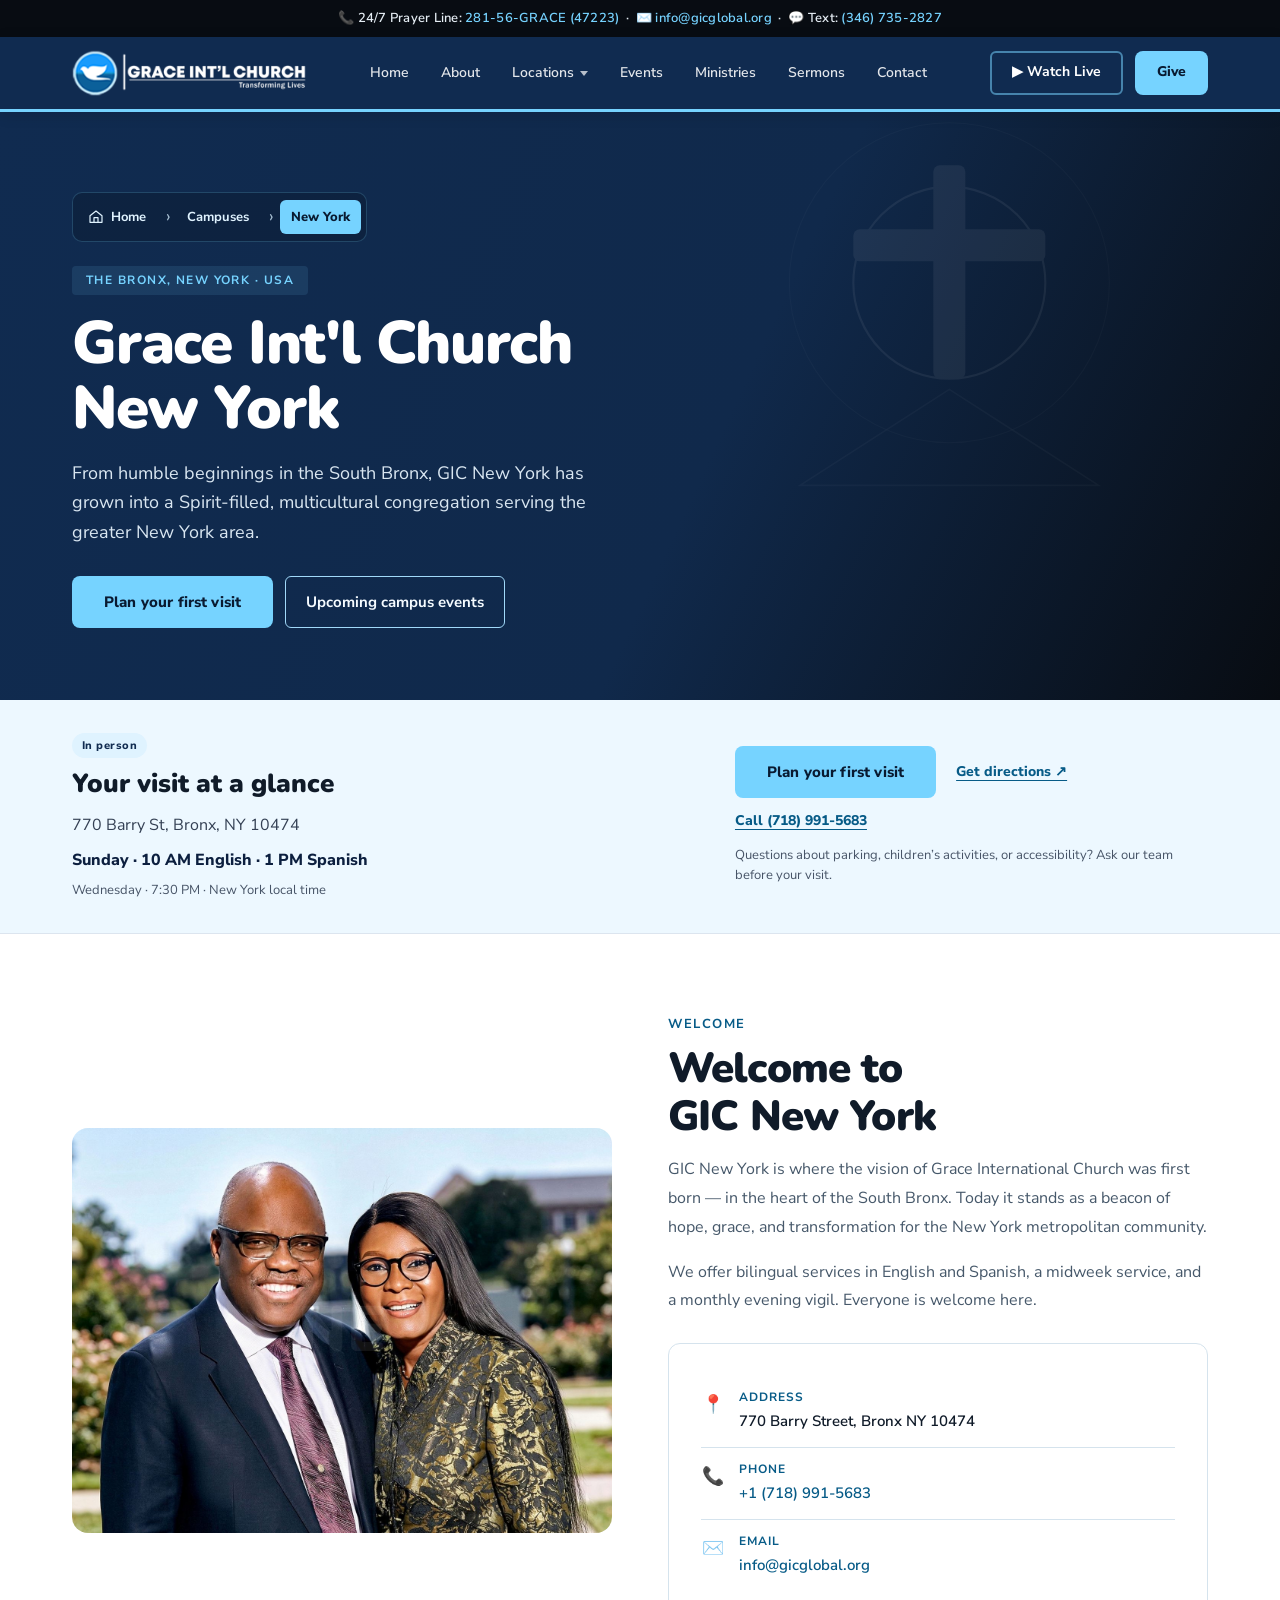
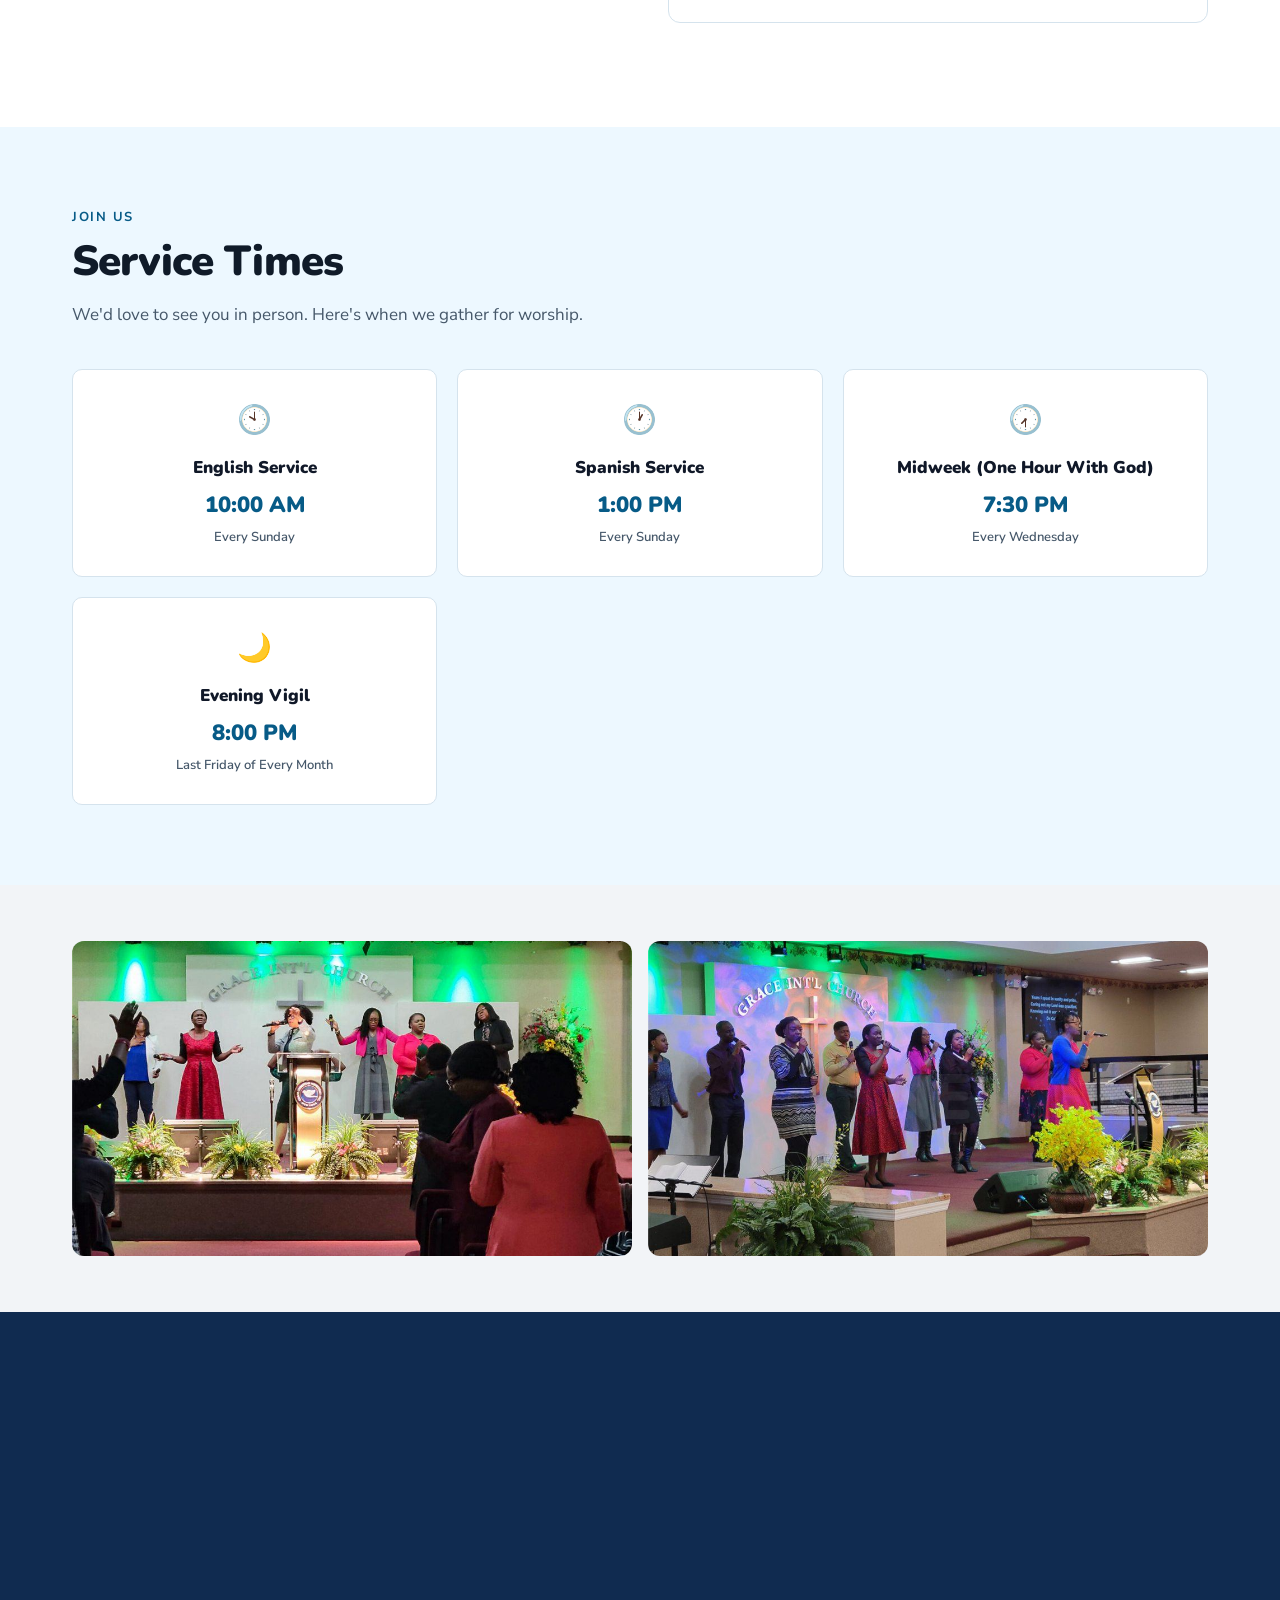
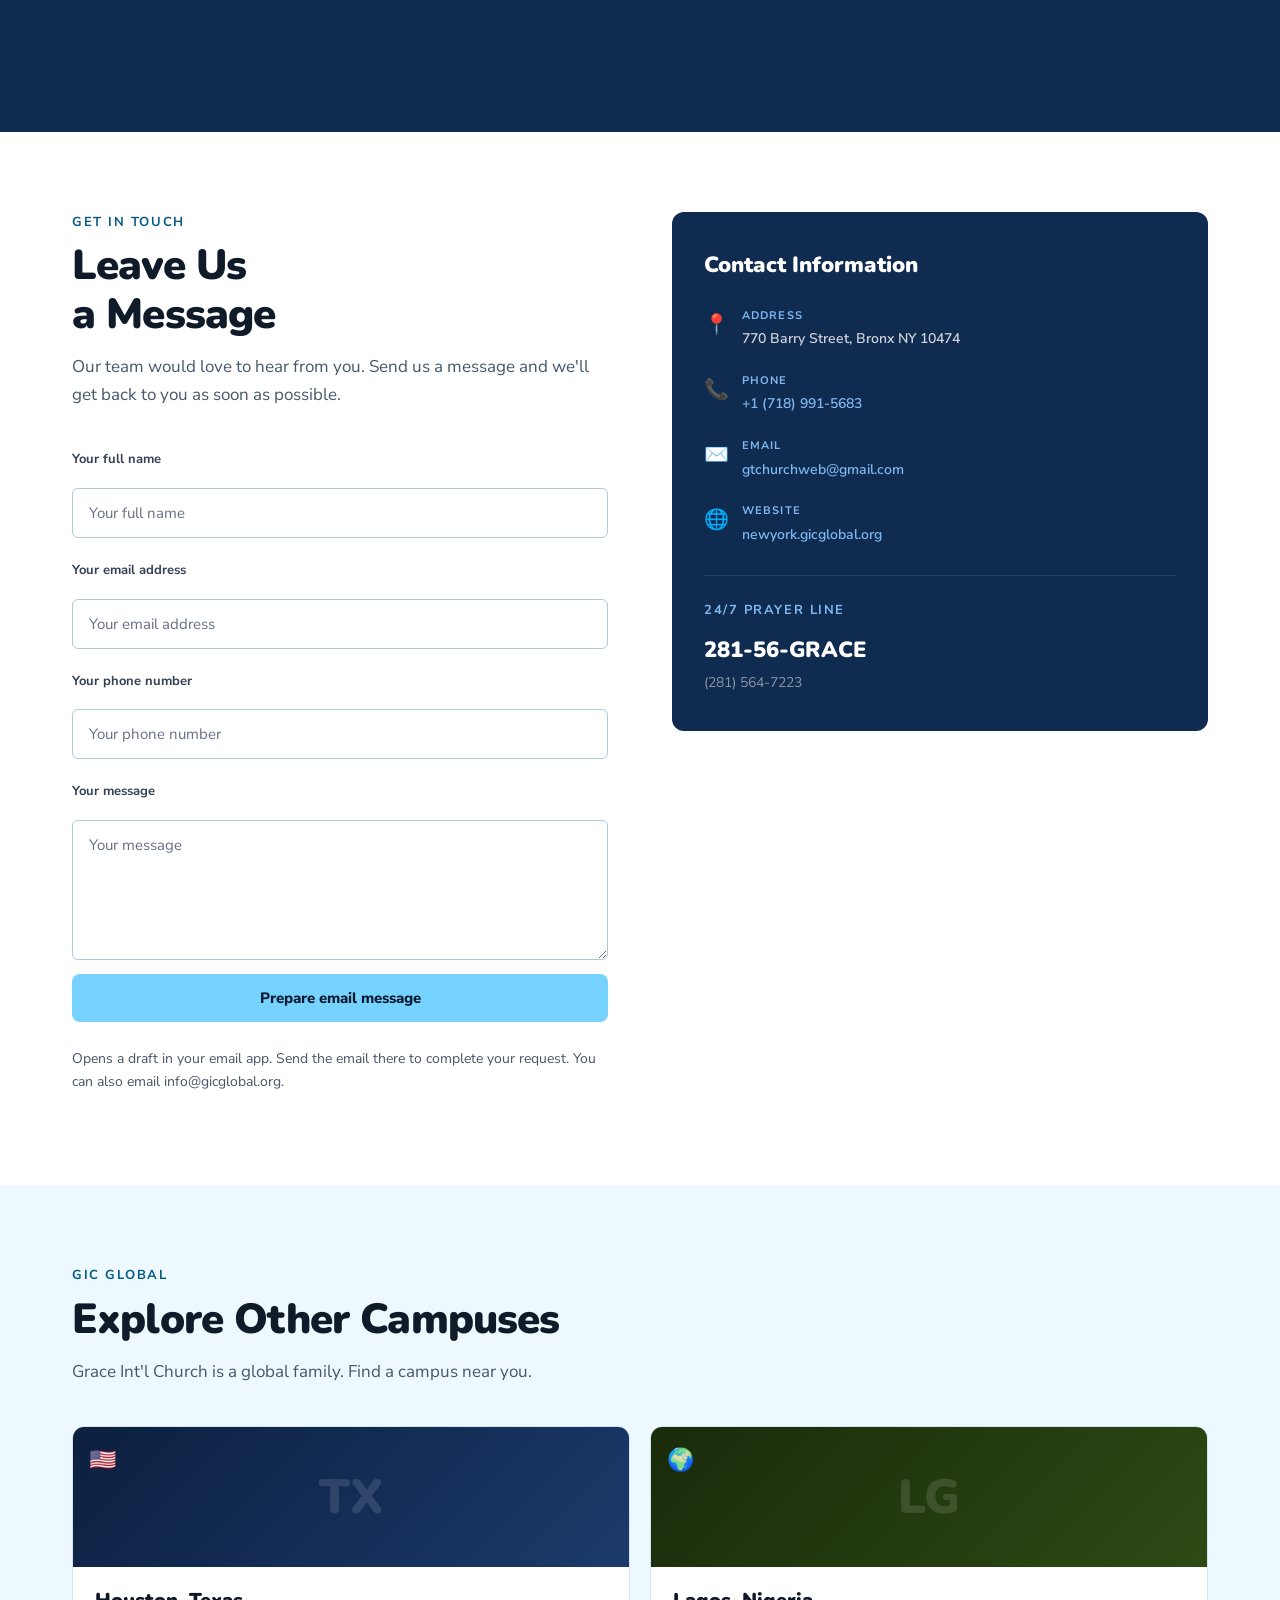
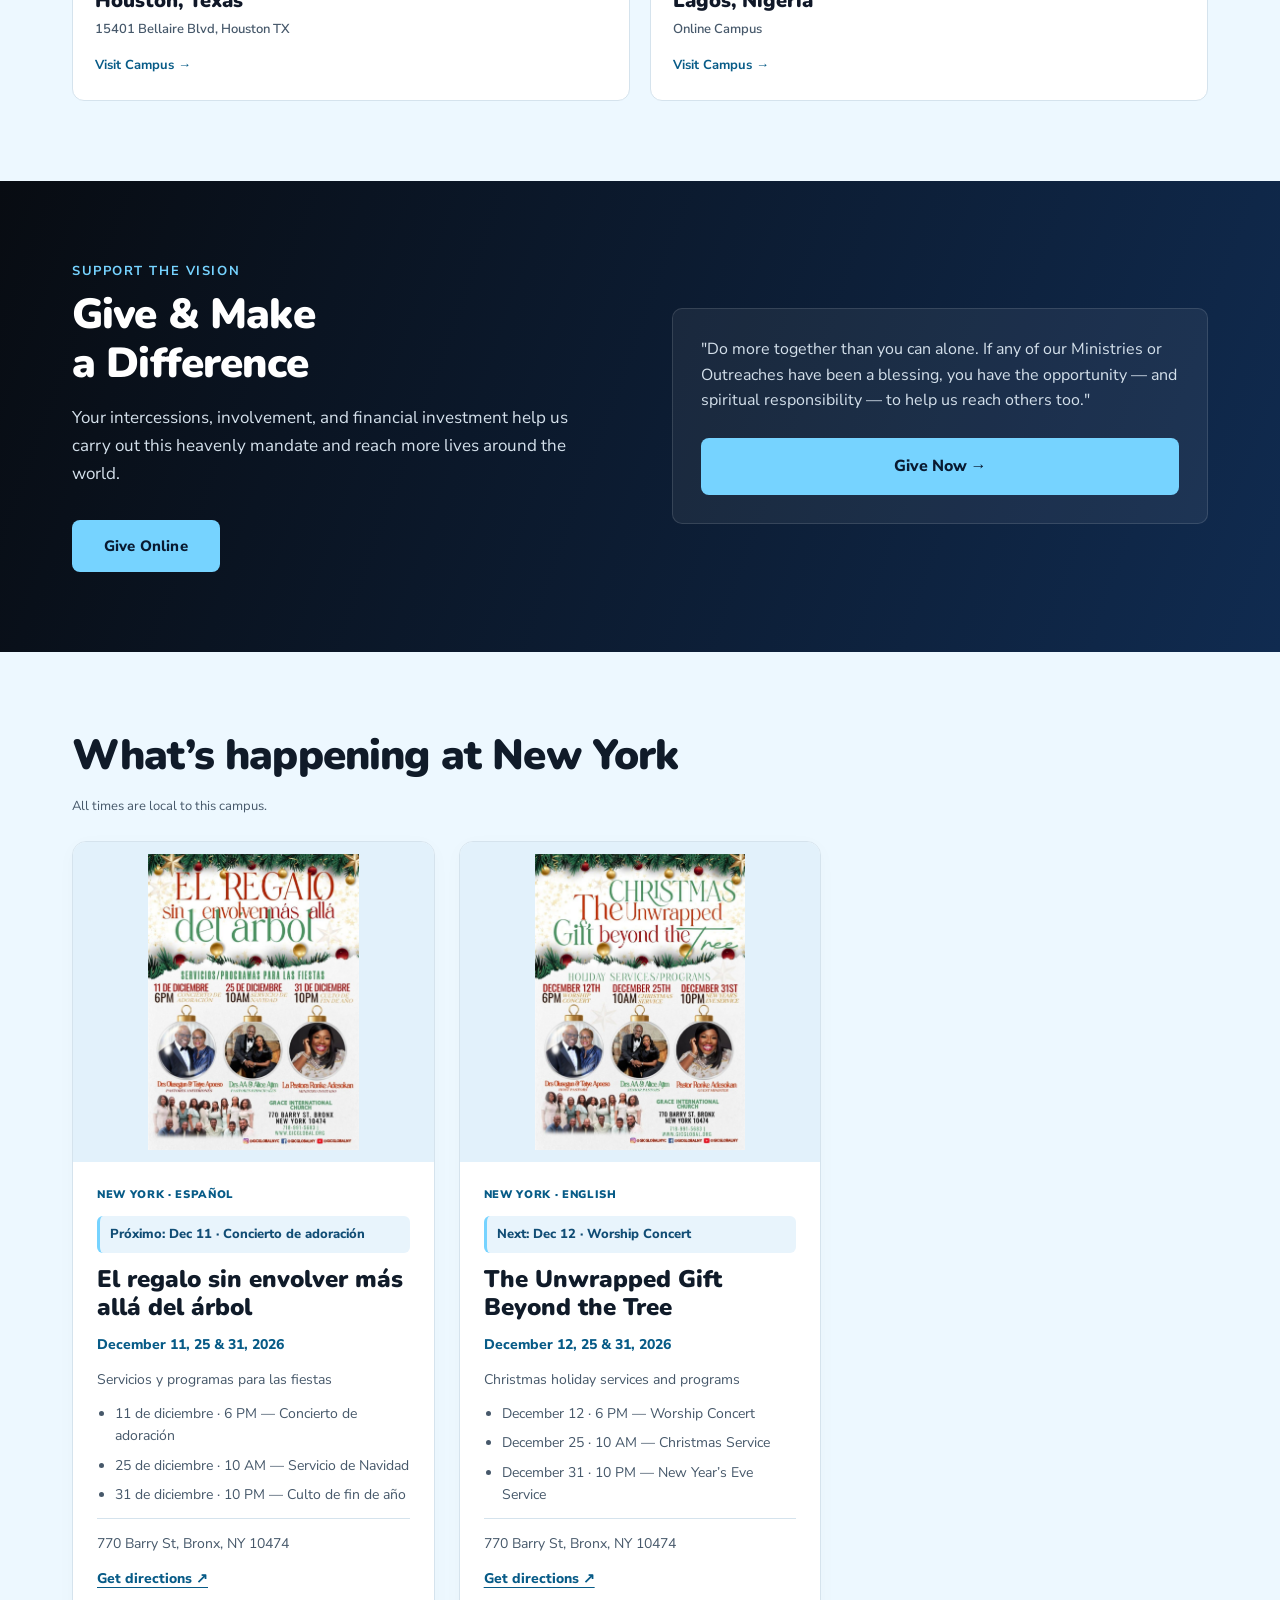
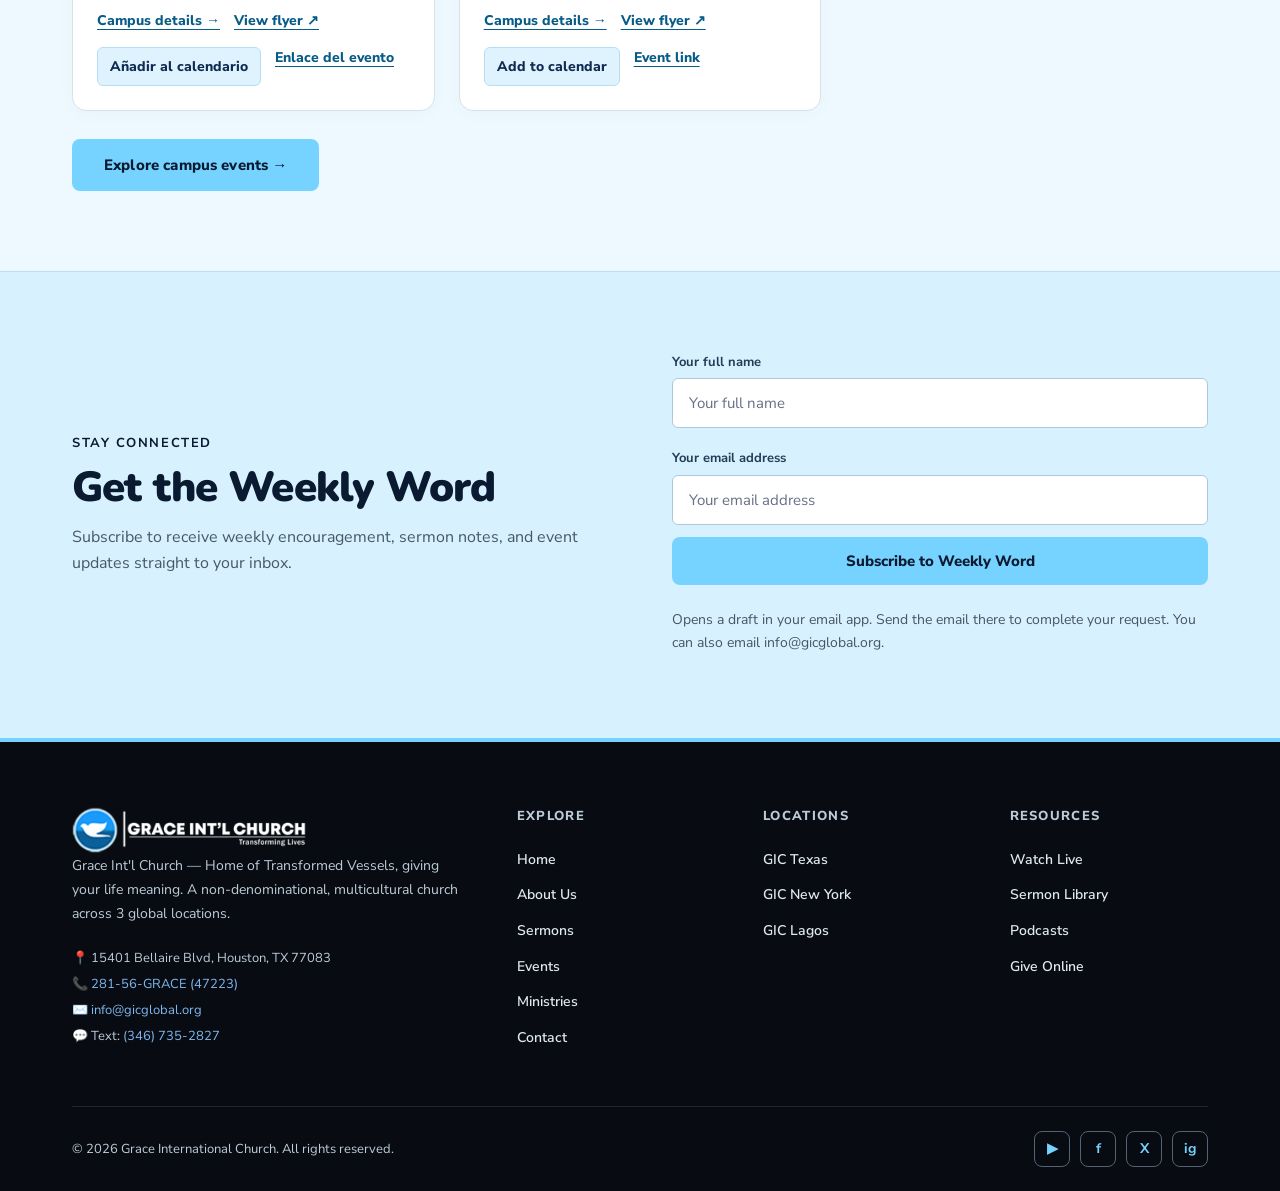
<file: location-newyork.html>
<!DOCTYPE html>
<html lang="en">
<head>
<meta charset="UTF-8"/>
<meta name="viewport" content="width=device-width, initial-scale=1.0"/>
<title>New York Campus — Grace International Church</title>
<meta name="description" content="Visit GIC New York at 770 Barry Street in the Bronx. Explore English and Spanish services, directions, and upcoming campus events."/>
<link href="https://fonts.googleapis.com/css2?family=Nunito+Sans:wght@300;400;600;700;800;900&family=Nunito:wght@400;600;700;800;900&display=swap" rel="stylesheet"/>
<style>
  :root {
    --lw-navy:       #0C1F3F;
    --lw-navy-dark:  #081530;
    --lw-blue:       #1B6FBF;
    --lw-blue-hover: #155499;
    --lw-blue-light: #EEF5FC;
    --lw-white:      #FFFFFF;
    --lw-gray-100:   #F2F4F7;
    --lw-gray-900:   #101828;
    --lw-text:       #1D2939;
    --lw-text-light: #475467;
    --lw-border:     #E4E7EC;
    --lw-gray-500:   #667085;
    --font:         'Nunito Sans','Helvetica Neue',Arial,sans-serif;
    --font-display: 'Nunito','Helvetica Neue',Arial,sans-serif;
  }
  *{margin:0;padding:0;box-sizing:border-box;}
  html{scroll-behavior:smooth;}
  body{font-family:var(--font);background:var(--lw-white);color:var(--lw-text);font-size:16px;line-height:1.6;}

  /* TOPBAR */
  .topbar{background:#000;padding:8px 0;text-align:center;font-size:13px;font-weight:600;color:rgba(255,255,255,0.85);letter-spacing:0.02em;}
  .topbar a{color:#7FB8F0;text-decoration:none;}
  .topbar a:hover{text-decoration:underline;}

  /* NAV */
  .nav-wrap{background:var(--lw-navy);position:sticky;top:0;z-index:200;box-shadow:0 2px 8px rgba(0,0,0,0.18);}
  nav{max-width:1200px;margin:0 auto;padding:0 32px;display:flex;align-items:center;justify-content:space-between;height:72px;}
  .nav-logo{display:flex;align-items:center;text-decoration:none;}
  .nav-logo-img{height:48px;width:auto;object-fit:contain;display:block;}
  .nav-logo-fallback{display:none;font-family:var(--font-display);font-size:20px;font-weight:900;color:#fff;letter-spacing:-0.01em;}
  .nav-links{display:flex;align-items:center;gap:4px;list-style:none;}
  .nav-links a{display:block;padding:8px 14px;font-size:14px;font-weight:600;color:rgba(255,255,255,0.88);text-decoration:none;border-radius:6px;transition:background 0.15s,color 0.15s;}
  .nav-links a:hover,.nav-links a.active{background:rgba(255,255,255,0.1);color:#fff;}
  .nav-right{display:flex;align-items:center;gap:12px;}
  .btn-nav-give{background:var(--lw-blue);color:#fff;font-size:14px;font-weight:700;padding:10px 22px;border-radius:6px;text-decoration:none;transition:background 0.15s;}
  .btn-nav-give:hover{background:var(--lw-blue-hover);}
  .btn-nav-watch{background:transparent;border:2px solid rgba(255,255,255,0.35);color:#fff;font-size:14px;font-weight:700;padding:8px 20px;border-radius:6px;text-decoration:none;transition:all 0.15s;}
  .btn-nav-watch:hover{border-color:rgba(255,255,255,0.8);}

  /* HAMBURGER */
  .nav-hamburger{display:none;flex-direction:column;justify-content:center;align-items:center;gap:5px;width:40px;height:40px;background:transparent;border:1.5px solid rgba(255,255,255,0.3);border-radius:6px;cursor:pointer;padding:0;flex-shrink:0;}
  .nav-hamburger span{display:block;width:20px;height:2px;background:#fff;border-radius:2px;transition:all 0.3s ease;transform-origin:center;}
  .nav-hamburger.open span:nth-child(1){transform:translateY(7px) rotate(45deg);}
  .nav-hamburger.open span:nth-child(2){opacity:0;transform:scaleX(0);}
  .nav-hamburger.open span:nth-child(3){transform:translateY(-7px) rotate(-45deg);}

  /* MOBILE DRAWER */
  .mobile-nav{display:none;position:fixed;top:0;left:0;right:0;bottom:0;z-index:199;pointer-events:none;}
  .mobile-nav.open{pointer-events:all;}
  .mobile-nav-overlay{position:absolute;inset:0;background:rgba(0,0,0,0.55);opacity:0;transition:opacity 0.3s ease;}
  .mobile-nav.open .mobile-nav-overlay{opacity:1;}
  .mobile-nav-drawer{position:absolute;top:0;right:0;width:min(320px,88vw);height:100%;background:var(--lw-navy);transform:translateX(100%);transition:transform 0.35s cubic-bezier(0.4,0,0.2,1);display:flex;flex-direction:column;overflow-y:auto;}
  .mobile-nav.open .mobile-nav-drawer{transform:translateX(0);}
  .mobile-nav-header{display:flex;align-items:center;justify-content:space-between;padding:20px 24px;border-bottom:1px solid rgba(255,255,255,0.1);}
  .mobile-nav-logo{font-family:var(--font-display);font-size:18px;font-weight:900;color:#fff;}
  .mobile-nav-logo span{color:#7FB8F0;}
  .mobile-nav-close{width:36px;height:36px;border-radius:6px;background:rgba(255,255,255,0.08);border:1px solid rgba(255,255,255,0.15);color:#fff;font-size:20px;cursor:pointer;display:flex;align-items:center;justify-content:center;}
  .mobile-nav-links{list-style:none;padding:12px 0;flex:1;}
  .mobile-nav-links li a{display:block;padding:14px 24px;font-size:16px;font-weight:700;color:rgba(255,255,255,0.88);text-decoration:none;border-left:3px solid transparent;transition:background 0.15s,color 0.15s,border-color 0.15s;}
  .mobile-nav-links li a:hover,.mobile-nav-links li a.active{background:rgba(255,255,255,0.07);color:#fff;border-left-color:var(--lw-blue);}
  .mobile-nav-footer{padding:20px 24px;border-top:1px solid rgba(255,255,255,0.1);display:flex;flex-direction:column;gap:10px;}
  .mobile-nav-footer a{display:block;text-align:center;padding:13px;border-radius:6px;font-size:15px;font-weight:700;text-decoration:none;transition:background 0.15s;}
  .mobile-btn-watch{border:2px solid rgba(255,255,255,0.35);color:#fff;}
  .mobile-btn-watch:hover{border-color:rgba(255,255,255,0.7);}
  .mobile-btn-give{background:var(--lw-blue);color:#fff;}
  .mobile-btn-give:hover{background:var(--lw-blue-hover);}
  .mobile-nav-contact{padding:0 24px 24px;font-size:12px;color:rgba(255,255,255,0.4);line-height:1.8;}
  .mobile-nav-contact a{color:#7FB8F0;text-decoration:none;}

  /* PAGE HERO */
  .page-hero{padding:80px 0 72px;position:relative;overflow:hidden;}
  .page-hero-inner{max-width:1200px;margin:0 auto;padding:0 32px;position:relative;z-index:2;}
  .page-hero-svg{position:absolute;right:0;top:0;bottom:0;width:50%;opacity:0.1;pointer-events:none;}
  .breadcrumb{display:flex;align-items:center;gap:8px;font-size:13px;font-weight:600;color:rgba(255,255,255,0.5);margin-bottom:16px;}
  .breadcrumb a{color:#7FB8F0;text-decoration:none;}
  .breadcrumb a:hover{text-decoration:underline;}
  .breadcrumb-sep{color:rgba(255,255,255,0.3);}
  .page-eyebrow{display:inline-block;background:var(--lw-blue);color:#fff;font-size:12px;font-weight:700;letter-spacing:0.12em;text-transform:uppercase;padding:5px 14px;border-radius:4px;margin-bottom:16px;}
  .page-h1{font-family:var(--font-display);font-size:clamp(36px,5vw,60px);font-weight:900;color:#fff;line-height:1.08;letter-spacing:-0.02em;margin-bottom:18px;}
  .page-sub{font-size:18px;font-weight:400;color:rgba(255,255,255,0.75);max-width:560px;line-height:1.65;}

  /* SECTIONS */
  .section{padding:80px 0;}
  .section-inner{max-width:1200px;margin:0 auto;padding:0 32px;}
  .section-label{font-size:13px;font-weight:700;letter-spacing:0.12em;text-transform:uppercase;color:var(--lw-blue);margin-bottom:10px;}
  .section-h2{font-family:var(--font-display);font-size:clamp(28px,4vw,42px);font-weight:900;color:var(--lw-gray-900);line-height:1.15;letter-spacing:-0.02em;margin-bottom:14px;}
  .section-sub{font-size:17px;color:var(--lw-text-light);line-height:1.65;max-width:580px;font-weight:400;}
  .btn-primary{background:var(--lw-blue);color:#fff;font-size:15px;font-weight:700;padding:14px 32px;border-radius:6px;text-decoration:none;display:inline-block;transition:background 0.15s;letter-spacing:0.01em;}
  .btn-primary:hover{background:var(--lw-blue-hover);}

  /* INFO GRID */
  .info-grid{display:grid;grid-template-columns:1fr 1fr;gap:64px;align-items:start;}
  .info-card{background:var(--lw-white);border:1px solid var(--lw-border);border-radius:12px;padding:32px;margin-bottom:24px;}
  .info-card-title{font-family:var(--font-display);font-size:18px;font-weight:900;color:var(--lw-gray-900);margin-bottom:16px;display:flex;align-items:center;gap:10px;}
  .info-row{display:flex;align-items:flex-start;gap:14px;padding:12px 0;border-bottom:1px solid var(--lw-border);}
  .info-row:last-child{border-bottom:none;}
  .info-icon{font-size:18px;width:24px;text-align:center;flex-shrink:0;margin-top:2px;}
  .info-label{font-size:12px;font-weight:700;text-transform:uppercase;letter-spacing:0.08em;color:var(--lw-blue);display:block;margin-bottom:2px;}
  .info-value{font-size:15px;color:var(--lw-text);font-weight:600;line-height:1.5;}
  .info-value a{color:var(--lw-blue);text-decoration:none;}
  .info-value a:hover{text-decoration:underline;}

  /* SERVICE TIMES */
  .service-times{background:var(--lw-blue-light);}
  .times-grid{display:grid;grid-template-columns:repeat(3,1fr);gap:20px;margin-top:40px;}
  .time-card{background:var(--lw-white);border:1px solid var(--lw-border);border-radius:10px;padding:28px 24px;text-align:center;transition:box-shadow 0.2s,transform 0.2s;}
  .time-card:hover{box-shadow:0 8px 24px rgba(0,0,0,0.08);transform:translateY(-2px);}
  .time-card-icon{font-size:28px;margin-bottom:12px;}
  .time-card-name{font-family:var(--font-display);font-size:17px;font-weight:900;color:var(--lw-gray-900);margin-bottom:6px;}
  .time-card-time{font-size:22px;font-weight:900;color:var(--lw-blue);font-family:var(--font-display);margin-bottom:4px;}
  .time-card-day{font-size:13px;color:var(--lw-text-light);font-weight:600;}

  /* PHOTO + WELCOME */
  .welcome-grid{display:grid;grid-template-columns:1fr 1fr;gap:56px;align-items:center;}
  .welcome-img{border-radius:16px;overflow:hidden;aspect-ratio:4/3;background:var(--lw-navy);position:relative;}
  .welcome-img img{width:100%;height:100%;object-fit:cover;display:block;}
  .welcome-img-placeholder{position:absolute;inset:0;display:flex;align-items:center;justify-content:center;font-family:var(--font-display);font-size:64px;font-weight:900;color:rgba(255,255,255,0.07);}
  .welcome-text p{font-size:16px;color:var(--lw-text-light);line-height:1.8;margin-bottom:16px;}
  .welcome-text p:last-of-type{margin-bottom:28px;}

  /* MAP EMBED */
  .map-section{background:var(--lw-gray-100);padding:0;}
  .map-section iframe{width:100%;height:420px;border:none;display:block;}
  .map-section .map-placeholder{width:100%;height:420px;background:var(--lw-navy);display:flex;flex-direction:column;align-items:center;justify-content:center;gap:12px;}
  .map-section .map-placeholder span{font-size:48px;}
  .map-section .map-placeholder p{font-family:var(--font-display);font-size:20px;font-weight:800;color:#fff;}
  .map-section .map-placeholder a{font-size:14px;font-weight:700;color:#7FB8F0;text-decoration:none;border-bottom:1px solid #7FB8F0;padding-bottom:2px;}

  /* CONTACT FORM */
  .contact-section{background:var(--lw-white);}
  .contact-grid{display:grid;grid-template-columns:1fr 1fr;gap:64px;align-items:start;}
  .contact-form{display:flex;flex-direction:column;gap:14px;}
  .contact-form input,.contact-form textarea{padding:14px 16px;border:1.5px solid var(--lw-border);border-radius:6px;font-family:var(--font);font-size:15px;color:var(--lw-text);background:var(--lw-white);outline:none;transition:border-color 0.15s;width:100%;}
  .contact-form input:focus,.contact-form textarea:focus{border-color:var(--lw-blue);}
  .contact-form input::placeholder,.contact-form textarea::placeholder{color:var(--lw-gray-500);}
  .contact-form textarea{min-height:140px;resize:vertical;}
  .contact-form button{background:var(--lw-blue);color:#fff;font-family:var(--font);font-size:15px;font-weight:700;padding:14px;border:none;border-radius:6px;cursor:pointer;transition:background 0.15s;}
  .contact-form button:hover{background:var(--lw-blue-hover);}
  .contact-info-block{background:var(--lw-navy);border-radius:12px;padding:36px 32px;}
  .contact-info-block h3{font-family:var(--font-display);font-size:22px;font-weight:900;color:#fff;margin-bottom:24px;}
  .cib-row{display:flex;align-items:flex-start;gap:14px;margin-bottom:20px;}
  .cib-icon{font-size:20px;margin-top:2px;width:24px;text-align:center;flex-shrink:0;}
  .cib-label{font-size:11px;font-weight:700;text-transform:uppercase;letter-spacing:0.1em;color:#7FB8F0;display:block;margin-bottom:2px;}
  .cib-val{font-size:14px;color:rgba(255,255,255,0.8);font-weight:600;line-height:1.5;}
  .cib-val a{color:#7FB8F0;text-decoration:none;}
  .cib-val a:hover{text-decoration:underline;}

  /* OTHER LOCATIONS */
  .other-locations{background:var(--lw-blue-light);}
  .other-grid{display:grid;grid-template-columns:repeat(2,1fr);gap:20px;margin-top:40px;}
  .other-card{background:var(--lw-white);border:1px solid var(--lw-border);border-radius:12px;overflow:hidden;text-decoration:none;display:block;transition:box-shadow 0.2s,transform 0.2s;}
  .other-card:hover{box-shadow:0 8px 28px rgba(0,0,0,0.1);transform:translateY(-3px);}
  .other-thumb{height:140px;display:flex;align-items:center;justify-content:center;position:relative;}
  .other-body{padding:18px 22px 22px;}
  .other-city{font-family:var(--font-display);font-size:20px;font-weight:900;color:var(--lw-gray-900);margin-bottom:2px;}
  .other-region{font-size:13px;color:var(--lw-text-light);font-weight:600;margin-bottom:12px;}
  .other-link{font-size:13px;font-weight:700;color:var(--lw-blue);}

  /* GIVE */
  .give-section{background:var(--lw-navy);padding:80px 0;}
  .give-inner{max-width:1200px;margin:0 auto;padding:0 32px;display:grid;grid-template-columns:1fr 1fr;gap:64px;align-items:center;}
  .give-text .section-h2{color:#fff;margin-bottom:16px;}
  .give-text .section-label{color:#7FB8F0;}
  .give-text p{font-size:17px;color:rgba(255,255,255,0.7);line-height:1.65;margin-bottom:32px;}
  .give-box{background:rgba(255,255,255,0.06);border:1px solid rgba(255,255,255,0.12);border-radius:10px;padding:28px;}
  .give-box p{font-size:16px;color:rgba(255,255,255,0.75);margin-bottom:24px;line-height:1.6;}
  .btn-give{display:block;background:var(--lw-blue);color:#fff;font-size:16px;font-weight:700;padding:16px 40px;border-radius:6px;text-decoration:none;transition:background 0.15s;text-align:center;}
  .btn-give:hover{background:var(--lw-blue-hover);}

  /* NEWSLETTER */
  .newsletter{background:var(--lw-blue-light);padding:72px 0;}
  .newsletter-inner{max-width:1200px;margin:0 auto;padding:0 32px;display:grid;grid-template-columns:1fr 1fr;gap:64px;align-items:center;}
  .newsletter-text .section-h2{margin-bottom:12px;}
  .newsletter-text p{font-size:16px;color:var(--lw-text-light);line-height:1.65;}
  .newsletter-form{display:flex;flex-direction:column;gap:12px;}
  .newsletter-form input{padding:14px 16px;border:1.5px solid var(--lw-border);border-radius:6px;font-family:var(--font);font-size:15px;color:var(--lw-text);background:var(--lw-white);outline:none;transition:border-color 0.15s;}
  .newsletter-form input:focus{border-color:var(--lw-blue);}
  .newsletter-form input::placeholder{color:var(--lw-gray-500);}
  .newsletter-form button{background:var(--lw-blue);color:#fff;font-family:var(--font);font-size:15px;font-weight:700;padding:14px;border:none;border-radius:6px;cursor:pointer;transition:background 0.15s;}
  .newsletter-form button:hover{background:var(--lw-blue-hover);}

  /* FOOTER */
  footer{background:var(--lw-navy-dark);padding:64px 0 0;}
  .footer-inner{max-width:1200px;margin:0 auto;padding:0 32px;}
  .footer-grid{display:grid;grid-template-columns:2fr 1fr 1fr 1fr;gap:48px;padding-bottom:56px;border-bottom:1px solid rgba(255,255,255,0.1);}
  .footer-brand-name{font-family:var(--font-display);font-size:22px;font-weight:900;color:#fff;margin-bottom:14px;}
  .footer-brand-name span{color:#7FB8F0;}
  .footer-brand p{font-size:14px;color:rgba(255,255,255,0.5);line-height:1.7;margin-bottom:20px;}
  .footer-contact{font-size:13px;color:rgba(255,255,255,0.5);line-height:2;}
  .footer-contact a{color:#7FB8F0;text-decoration:none;}
  .footer-col-title{font-size:13px;font-weight:800;letter-spacing:0.1em;text-transform:uppercase;color:rgba(255,255,255,0.5);margin-bottom:20px;}
  .footer-links{list-style:none;display:flex;flex-direction:column;gap:10px;}
  .footer-links a{font-size:14px;color:rgba(255,255,255,0.7);text-decoration:none;font-weight:600;transition:color 0.15s;}
  .footer-links a:hover{color:#7FB8F0;}
  .footer-bottom{padding:24px 0;display:flex;align-items:center;justify-content:space-between;flex-wrap:wrap;gap:16px;}
  .footer-bottom p{font-size:13px;color:rgba(255,255,255,0.4);}
  .social-row{display:flex;gap:10px;}
  .social-btn{width:36px;height:36px;border-radius:8px;border:1px solid rgba(255,255,255,0.15);display:flex;align-items:center;justify-content:center;font-size:14px;color:rgba(255,255,255,0.6);text-decoration:none;transition:all 0.15s;font-weight:700;}
  .social-btn:hover{border-color:#7FB8F0;color:#7FB8F0;}

  /* FADE */
  .fade-up{opacity:0;transform:translateY(28px);transition:opacity 0.65s ease,transform 0.65s ease;}
  .fade-up.visible{opacity:1;transform:translateY(0);}

  /* RESPONSIVE */
  @media(max-width:960px){
    nav{padding:0 20px;}
    .nav-links,.nav-right{display:none;}
    .nav-hamburger{display:flex;}
    .mobile-nav{display:block;}
    .section-inner,.give-inner,.newsletter-inner,.footer-inner{padding:0 20px;}
    .info-grid,.welcome-grid,.contact-grid,.give-inner,.newsletter-inner{grid-template-columns:1fr;gap:32px;}
    .times-grid{grid-template-columns:1fr 1fr;}
    .footer-grid{grid-template-columns:1fr 1fr;gap:32px;}
    .other-grid{grid-template-columns:1fr 1fr;}
    .page-hero{padding:60px 0 52px;}
  }
  @media(max-width:600px){
    .times-grid,.other-grid{grid-template-columns:1fr;}
    .footer-grid{grid-template-columns:1fr;}
    .topbar{font-size:11px;padding:6px 12px;}
    .page-h1{font-size:36px;}
  }

  /* ===== DESKTOP DROPDOWN ===== */
  .nav-links li { position: relative; }
  .nav-links li.has-dropdown > a::after {
    content: '';
    display: inline-block;
    width: 0; height: 0;
    margin-left: 6px; vertical-align: middle;
    border-left: 4px solid transparent;
    border-right: 4px solid transparent;
    border-top: 5px solid rgba(255,255,255,0.7);
    transition: transform 0.2s;
  }
  .nav-links li.has-dropdown:hover > a::after { transform: rotate(180deg); }
  .nav-dropdown {
    display: none;
    position: absolute;
    top: calc(100% + 8px);
    left: 0;
    min-width: 200px;
    background: #0C1F3F;
    border: 1px solid rgba(255,255,255,0.12);
    border-radius: 8px;
    box-shadow: 0 12px 40px rgba(0,0,0,0.35);
    padding: 6px 0;
    z-index: 300;
    list-style: none;
  }
  .nav-links li.has-dropdown:hover .nav-dropdown { display: block; }
  .nav-dropdown li a {
    display: flex; align-items: center; gap: 10px;
    padding: 11px 18px;
    font-size: 14px; font-weight: 600;
    color: rgba(255,255,255,0.85);
    text-decoration: none;
    border-radius: 0;
    border-left: 3px solid transparent;
    transition: background 0.15s, color 0.15s, border-color 0.15s;
    white-space: nowrap;
  }
  .nav-dropdown li a:hover { background: rgba(255,255,255,0.08); color: #fff; border-left-color: #1B6FBF; }
  .nav-dropdown li a .dd-flag { font-size: 16px; }
  .nav-dropdown::before {
    content: '';
    position: absolute;
    top: -6px; left: 18px;
    width: 10px; height: 10px;
    background: #0C1F3F;
    border-left: 1px solid rgba(255,255,255,0.12);
    border-top: 1px solid rgba(255,255,255,0.12);
    transform: rotate(45deg);
  }

  /* ===== MOBILE ACCORDION ===== */
  .mobile-nav-links li.mob-has-dropdown > a {
    display: flex; align-items: center; justify-content: space-between;
  }
  .mob-dd-arrow {
    display: inline-flex; align-items: center; justify-content: center;
    width: 24px; height: 24px;
    font-size: 12px; color: rgba(255,255,255,0.5);
    transition: transform 0.25s;
    flex-shrink: 0;
  }
  .mobile-nav-links li.mob-has-dropdown.open > a .mob-dd-arrow { transform: rotate(180deg); }
  .mob-submenu {
    list-style: none;
    max-height: 0;
    overflow: hidden;
    transition: max-height 0.3s ease;
    background: rgba(0,0,0,0.2);
  }
  .mobile-nav-links li.mob-has-dropdown.open .mob-submenu { max-height: 200px; }
  .mob-submenu li a {
    display: flex; align-items: center; gap: 10px;
    padding: 12px 24px 12px 36px;
    font-size: 14px; font-weight: 600;
    color: rgba(255,255,255,0.75);
    text-decoration: none;
    border-left: 3px solid transparent;
    transition: background 0.15s, color 0.15s, border-color 0.15s;
  }
  .mob-submenu li a:hover { background: rgba(255,255,255,0.05); color: #fff; border-left-color: #1B6FBF; }

</style>
<link rel="stylesheet" href="site.css"/>
<link rel="stylesheet" href="events.css"/>
<meta property="og:type" content="website"/>
<meta property="og:title" content="New York Campus — Grace International Church"/>
<meta property="og:description" content="Visit GIC New York at 770 Barry Street in the Bronx. Explore English and Spanish services, directions, and upcoming campus events."/>
<link rel="stylesheet" href="theme.css"/>
</head>
<body>
<a class="skip-link" href="#mainContent">Skip to content</a>

<!-- TOP BAR -->
<div class="topbar">
  📞 24/7 Prayer Line: <a href="tel:2815647223">281-56-GRACE (47223)</a> &nbsp;·&nbsp; ✉️ <a href="mailto:info@gicglobal.org"><span>info@gicglobal.org</span></a> &nbsp;·&nbsp; 💬 Text: <a href="sms:3467352827">(346) 735-2827</a>
</div>
<!-- NAV -->
<div class="nav-wrap">
  <nav>
    <a href="index.html" class="nav-logo">
      <img src="images/logowhite.png" alt="GIC Global" class="nav-logo-img" onerror="this.style.display='none';this.nextElementSibling.style.display='inline';" />

      <span class="nav-logo-fallback">GIC <span style="color:#7FB8F0;">Global</span></span>
    </a>
    <ul class="nav-links">
<li><a href="index.html">Home</a></li><li><a href="about.html">About</a></li>
<li class="has-dropdown"><a href="#">Locations</a><ul class="nav-dropdown"><li><a href="location-texas.html">GIC Houston</a></li><li><a href="location-newyork.html">GIC New York</a></li><li><a href="location-lagos.html">GIC Lagos</a></li></ul></li>
<li><a href="events.html">Events</a></li><li><a href="ministries.html">Ministries</a></li><li><a href="sermons.html">Sermons</a></li><li><a href="contact.html">Contact</a></li></ul>
    <div class="nav-right">
      <a href="https://www.youtube.com/@GicglobalTX" target="_blank" class="btn-nav-watch" rel="noopener">▶ Watch Live</a>
      <a href="give.html" class="btn-nav-give">Give</a>
    </div>
    <button class="nav-hamburger" id="hamburger" aria-label="Open menu">
      <span></span><span></span><span></span>
    </button>
  </nav>
</div>
<!-- MOBILE NAV DRAWER -->
<div class="mobile-nav" id="mobileNav">
  <div class="mobile-nav-overlay" id="mobileOverlay"></div>
  <div class="mobile-nav-drawer">
    <div class="mobile-nav-header">
      <span class="mobile-nav-logo">GIC <span>Global</span></span>
      <button class="mobile-nav-close" id="mobileClose">✕</button>
    </div>
    <ul class="mobile-nav-links">
<li><a href="index.html">Home</a></li><li><a href="about.html">About</a></li>
<li class="mob-has-dropdown"><a href="#"><span>Locations</span><span class="mob-dd-arrow" aria-hidden="true">▾</span></a><ul class="mob-submenu"><li><a href="location-texas.html">GIC Houston</a></li><li><a href="location-newyork.html">GIC New York</a></li><li><a href="location-lagos.html">GIC Lagos</a></li></ul></li>
<li><a href="events.html">Events</a></li><li><a href="ministries.html">Ministries</a></li><li><a href="sermons.html">Sermons</a></li><li><a href="contact.html">Contact</a></li></ul>
    <div class="mobile-nav-footer">
      <a href="https://www.youtube.com/@GicglobalTX" target="_blank" class="mobile-btn-watch" rel="noopener">▶ Watch Live</a>
      <a href="give.html" class="mobile-btn-give">Give Online</a>
    </div>
    <div class="mobile-nav-contact">
      📞 <a href="tel:2815647223">281-56-GRACE (47223)</a><br/>
      ✉️ <a href="mailto:info@gicglobal.org"><span class="__cf_email__" data-cfemail="6801060e07280f010b0f04070a090446071a0f">info@gicglobal.org</span></a>
    </div>
  </div>
</div>

<main id="mainContent">
<!-- PAGE HERO -->
<section class="page-hero">
  <svg class="page-hero-svg" viewBox="0 0 600 500" xmlns="http://www.w3.org/2000/svg">
    <g fill="white" opacity="0.6">
      <rect x="275" y="50" width="30" height="200" rx="6"/>
      <rect x="200" y="110" width="180" height="30" rx="6"/>
      <circle cx="290" cy="160" r="90" fill="none" stroke="white" stroke-width="2"/>
      <circle cx="290" cy="160" r="150" fill="none" stroke="white" stroke-width="1" opacity="0.4"/>
      <polygon points="150,350 290,260 430,350" fill="none" stroke="white" stroke-width="1.5" opacity="0.5"/>
    </g>
  </svg>
  <div class="page-hero-inner">
    <nav class="site-breadcrumb" aria-label="Breadcrumb"><ol><li><a href="index.html"><svg viewBox="0 0 24 24" width="16" height="16" fill="none" stroke="currentColor" stroke-width="1.8" stroke-linecap="round" stroke-linejoin="round" aria-hidden="true" focusable="false"><path d="m3 10 9-7 9 7v10H3Z"/><path d="M9 20v-7h6v7"/></svg><span>Home</span></a></li><li><a href="index.html#locations">Campuses</a></li><li><span aria-current="page">New York</span></li></ol></nav>
    <div class="page-eyebrow">The Bronx, New York · USA</div>
    <h1 class="page-h1">Grace Int'l Church<br/>New York</h1>
    <p class="page-sub">From humble beginnings in the South Bronx, GIC New York has grown into a Spirit-filled, multicultural congregation serving the greater New York area.</p>
  </div>
</section>

<!-- WELCOME + INFO -->
<section class="section fade-up">
  <div class="section-inner">
    <div class="welcome-grid">
      <div class="welcome-img">
        <img src="images/nypas.portfolio.jpg" alt="GIC New York" onerror="this.style.display='none';"/>
        <div class="welcome-img-placeholder">NE</div>
      </div>
      <div class="welcome-text">
        <div class="section-label">Welcome</div>
        <h2 class="section-h2">Welcome to<br/>GIC New York</h2>
        <p>GIC New York is where the vision of Grace International Church was first born — in the heart of the South Bronx. Today it stands as a beacon of hope, grace, and transformation for the New York metropolitan community.</p>
        <p>We offer bilingual services in English and Spanish, a midweek service, and a monthly evening vigil. Everyone is welcome here.</p>
        <div class="info-card" style="margin-top:8px;">
          <div class="info-row">
            <span class="info-icon">📍</span>
            <div><span class="info-label">Address</span><span class="info-value">770 Barry Street, Bronx NY 10474</span></div>
          </div>
          <div class="info-row">
            <span class="info-icon">📞</span>
            <div><span class="info-label">Phone</span><span class="info-value"><a href="tel:17189915683">+1 (718) 991-5683</a></span></div>
          </div>
          <div class="info-row">
            <span class="info-icon">✉️</span>
            <div><span class="info-label">Email</span><span class="info-value"><a href="mailto:info@gicglobal.org"><span class="__cf_email__" data-cfemail="7c12190b05130e173c1b151f1b10131e1d1052130e1b">info@gicglobal.org</span></a></span></div>
          </div>
          
          
        </div>
      </div>
    </div>
  </div>
</section>

<!-- SERVICE TIMES -->
<section class="section service-times fade-up">
  <div class="section-inner">
    <div class="section-label">Join Us</div>
    <h2 class="section-h2">Service Times</h2>
    <p class="section-sub">We'd love to see you in person. Here's when we gather for worship.</p>
    <div class="times-grid">
        <div class="time-card fade-up">
          <div class="time-card-icon">🕙</div>
          <div class="time-card-name">English Service</div>
          <div class="time-card-time">10:00 AM</div>
          <div class="time-card-day">Every Sunday</div>
        </div>
        <div class="time-card fade-up">
          <div class="time-card-icon">🕐</div>
          <div class="time-card-name">Spanish Service</div>
          <div class="time-card-time">1:00 PM</div>
          <div class="time-card-day">Every Sunday</div>
        </div>
        <div class="time-card fade-up">
          <div class="time-card-icon">🕢</div>
          <div class="time-card-name">Midweek (One Hour With God)</div>
          <div class="time-card-time">7:30 PM</div>
          <div class="time-card-day">Every Wednesday</div>
        </div>
        <div class="time-card fade-up">
          <div class="time-card-icon">🌙</div>
          <div class="time-card-name">Evening Vigil</div>
          <div class="time-card-time">8:00 PM</div>
          <div class="time-card-day">Last Friday of Every Month</div>
        </div>
    </div>
  </div>
</section>

<!-- PHOTO -->
<section class="section fade-up" style="background:var(--lw-gray-100);padding:56px 0;">
  <div class="section-inner">
    <div style="display:grid;grid-template-columns:1fr 1fr;gap:16px;">
      <div class="welcome-img" style="aspect-ratio:16/9;border-radius:12px;">
        <img src="images/previews/photo-nyc1-png.jpg" alt="GIC New York" onerror="this.style.display='none';" width="1000" height="666" decoding="async" loading="lazy"/>
        <div class="welcome-img-placeholder">NE</div>
      </div>
      <div class="welcome-img" style="aspect-ratio:16/9;border-radius:12px;">
        <img src="images/previews/photo-nyc2-png.jpg" alt="GIC New York" onerror="this.style.display='none';" width="1000" height="666" decoding="async" loading="lazy"/>
        <div class="welcome-img-placeholder">NE</div>
      </div>
    </div>
  </div>
</section>

<!-- MAP -->
<div class="map-section fade-up">
  <div class="map-placeholder">
    <iframe src="https://www.google.com/maps/embed?pb=!1m18!1m12!1m3!1d3019.660508450344!2d-73.89621652396917!3d40.81345347137857!2m3!1f0!2f0!3f0!3m2!1i1024!2i768!4f13.1!3m3!1m2!1s0x89c2f5a8dd015dbf%3A0x7a54cbb8ea3ccd53!2s770%20Barry%20St%2C%20Bronx%2C%20NY%2010474%2C%20USA!5e0!3m2!1sen!2sng!4v1774543888993!5m2!1sen!2sng" width="600" height="450" style="border:0;" allowfullscreen="" loading="lazy" referrerpolicy="no-referrer-when-downgrade" title="Campus location map"></iframe>
  </div>
</div>

<!-- CONTACT -->
<section class="section contact-section fade-up">
  <div class="section-inner">
    <div class="contact-grid">
      <div>
        <div class="section-label">Get In Touch</div>
        <h2 class="section-h2">Leave Us<br/>a Message</h2>
        <p class="section-sub" style="margin-bottom:32px;">Our team would love to hear from you. Send us a message and we'll get back to you as soon as possible.</p>
        <div class="contact-form">
          <input type="text" placeholder="Your full name"/>
          <input type="email" placeholder="Your email address"/>
          <input type="tel" placeholder="Your phone number"/>
          <textarea placeholder="Your message"></textarea>
          <button type="submit">Prepare email message</button>
        </div>
      </div>
      <div class="contact-info-block">
        <h3>Contact Information</h3>
        <div class="cib-row">
          <span class="cib-icon">📍</span>
          <div><span class="cib-label">Address</span><span class="cib-val">770 Barry Street, Bronx NY 10474</span></div>
        </div>
        <div class="cib-row">
          <span class="cib-icon">📞</span>
          <div><span class="cib-label">Phone</span><span class="cib-val"><a href="tel:+17189915683">+1 (718) 991-5683</a></span></div>
        </div>
        <div class="cib-row">
          <span class="cib-icon">✉️</span>
          <div><span class="cib-label">Email</span><span class="cib-val"><a href="mailto:info@gicglobal.org"><span class="__cf_email__" data-cfemail="422c27353b2d302902252b21252e2d20232e6c2d3025">gtchurchweb@gmail.com</span></a></span></div>
        </div>
        <div class="cib-row">
          <span class="cib-icon">🌐</span>
          <div><span class="cib-label">Website</span><span class="cib-val"><a href="#" target="_blank" rel="noopener">newyork.gicglobal.org</a></span></div>
        </div>
        <div style="margin-top:28px;padding-top:24px;border-top:1px solid rgba(255,255,255,0.1);">
          <div class="section-label" style="color:#7FB8F0;margin-bottom:12px;">24/7 Prayer Line</div>
          <div style="font-family:var(--font-display);font-size:22px;font-weight:900;color:#fff;">281-56-GRACE</div>
          <div style="font-size:14px;color:rgba(255,255,255,0.5);margin-top:4px;">(281) 564-7223</div>
        </div>
      </div>
    </div>
  </div>
</section>

<!-- OTHER LOCATIONS -->
<section class="section other-locations fade-up">
  <div class="section-inner">
    <div class="section-label">GIC Global</div>
    <h2 class="section-h2">Explore Other Campuses</h2>
    <p class="section-sub">Grace Int'l Church is a global family. Find a campus near you.</p>
    <div class="other-grid">
      <a href="location-texas.html" class="other-card fade-up">
        <div class="other-thumb" style="background:linear-gradient(135deg,#0c1f3f,#1b3a6b);">
          <span style="font-family:var(--font-display);font-size:48px;font-weight:900;color:rgba(255,255,255,0.12);">TX</span>
          <span style="position:absolute;top:16px;left:16px;font-size:22px;">🇺🇸</span>
        </div>
        <div class="other-body">
          <div class="other-city">Houston, Texas</div>
          <div class="other-region">15401 Bellaire Blvd, Houston TX</div>
          <span class="other-link">Visit Campus →</span>
        </div>
      </a>
      <a href="location-lagos.html" class="other-card fade-up">
        <div class="other-thumb" style="background:linear-gradient(135deg,#1a2a0a,#2d4a14);">
          <span style="font-family:var(--font-display);font-size:48px;font-weight:900;color:rgba(255,255,255,0.12);">LG</span>
          <span style="position:absolute;top:16px;left:16px;font-size:22px;">🌍</span>
        </div>
        <div class="other-body">
          <div class="other-city">Lagos, Nigeria</div>
          <div class="other-region">Online Campus</div>
          <span class="other-link">Visit Campus →</span>
        </div>
      </a>
    </div>
  </div>
</section>


<!-- GIVE -->
<section class="give-section fade-up">
  <div class="give-inner">
    <div class="give-text">
      <div class="section-label">Support the Vision</div>
      <h2 class="section-h2">Give &amp; Make<br/>a Difference</h2>
      <p>Your intercessions, involvement, and financial investment help us carry out this heavenly mandate and reach more lives around the world.</p>
      <a href="give.html" class="btn-primary">Give Online</a>
    </div>
    <div class="give-box">
      <p>"Do more together than you can alone. If any of our Ministries or Outreaches have been a blessing, you have the opportunity — and spiritual responsibility — to help us reach others too."</p>
      <a href="give.html" class="btn-give">Give Now →</a>
    </div>
  </div>
</section>

<!-- NEWSLETTER -->
<section class="newsletter fade-up">
  <div class="newsletter-inner">
    <div class="newsletter-text">
      <div class="section-label">Stay Connected</div>
      <h2 class="section-h2">Get the Weekly Word</h2>
      <p>Subscribe to receive weekly encouragement, sermon notes, and event updates straight to your inbox.</p>
    </div>
    <div class="newsletter-form">
      <input type="text" placeholder="Your full name"/>
      <input type="email" placeholder="Your email address"/>
      <button type="submit">Subscribe to Weekly Word</button>
    </div>
  </div>
</section>

<!-- FOOTER -->
</main>
<footer>
  <div class="footer-inner">
    <div class="footer-grid">
      <div class="footer-brand">
	  <img src="images/logowhite.png" alt="GIC Global" class="nav-logo-img" onerror="this.style.display='none';this.nextElementSibling.style.display='inline';" />
        <!--<div class="footer-brand-name">GIC <span>Global</span></div>  -->
        <p>Grace Int'l Church — Home of Transformed Vessels, giving your life meaning. A non-denominational, multicultural church across 3 global locations.</p>
        <div class="footer-contact">
          <div>📍 15401 Bellaire Blvd, Houston, TX 77083</div>
          <div>📞 <a href="tel:2815647223">281-56-GRACE (47223)</a></div>
          <div>✉️ <a href="mailto:info@gicglobal.org"><span class="__cf_email__" data-cfemail="e0898e868fa0878983878c8f82818cce8f9287">info@gicglobal.org</span></a></div>
          <div>💬 Text: <a href="sms:3467352827">(346) 735-2827</a></div>
        </div>
      </div>
      <div>
        <div class="footer-col-title">Explore</div>
        <ul class="footer-links">
          <li><a href="index.html">Home</a></li>
          <li><a href="about.html">About Us</a></li>
          <li><a href="sermons.html">Sermons</a></li>
          <li><a href="events.html">Events</a></li>
<li><a href="ministries.html">Ministries</a></li>
          <li><a href="contact.html">Contact</a></li>
        </ul>
      </div>
      <div>
        <div class="footer-col-title">Locations</div>
        <ul class="footer-links">
          <li><a href="location-texas.html">GIC Texas</a></li>
          <li><a href="location-newyork.html">GIC New York</a></li>
          <li><a href="location-lagos.html">GIC Lagos</a></li>
        </ul>
      </div>
      <div>
        <div class="footer-col-title">Resources</div>
        <ul class="footer-links">
          <li><a href="https://www.youtube.com/@GicglobalTX" target="_blank" rel="noopener">Watch Live</a></li>
          <li><a href="sermons.html">Sermon Library</a></li>
          <li><a href="https://linktr.ee/draaajim_" target="_blank" rel="noopener">Podcasts</a></li>
          <li><a href="give.html">Give Online</a></li>
        </ul>
      </div>
    </div>
    <div class="footer-bottom">
      <p>© 2026 Grace International Church. All rights reserved.</p>
      <div class="social-row">
        <a href="https://www.youtube.com/@GicglobalTX" class="social-btn" target="_blank" rel="noopener">▶</a>
        <a href="https://facebook.com/gicglobaltx" class="social-btn">f</a>
        <a href="https://twitter.com/gicglobaltx" class="social-btn">in</a>
        <a href="https://instagram.com/gicglobaltx" class="social-btn">ig</a>
      </div>
    </div>
  </div>
</footer>
<script>
(function(){
  // Fade in
  var obs = new IntersectionObserver(function(e){ e.forEach(function(x){ if(x.isIntersecting) x.target.classList.add('visible'); }); },{threshold:0.1});
  document.querySelectorAll('.fade-up').forEach(function(el){ obs.observe(el); });
  
  // ── LOCATION CONTACT FORM ──
  document.querySelectorAll('.contact-form button').forEach(function(btn) {
    btn.addEventListener('click', function(e) {
      e.preventDefault();
      var form = btn.closest('.contact-form') || btn.parentElement;
      var nameEl  = form.querySelector('input[type="text"]');
      var emailEl = form.querySelector('input[type="email"]');
      var telEl   = form.querySelector('input[type="tel"]');
      var msgEl   = form.querySelector('textarea');
      var name  = nameEl  ? nameEl.value.trim()  : '';
      var email = emailEl ? emailEl.value.trim() : '';
      var tel   = telEl   ? telEl.value.trim()   : '';
      var msg   = msgEl   ? msgEl.value.trim()   : '';
      if (!name || !email || !msg) { alert('Please fill in your name, email and message.'); return; }
      if (!/^[^\s@]+@[^\s@]+\.[^\s@]+$/.test(email)) { alert('Please enter a valid email address.'); return; }
      var subject = encodeURIComponent('GIC Message from '+name);
      var body = encodeURIComponent('Name: '+name+'\nEmail: '+email+(tel?'\nPhone: '+tel:'')+'\n\nMessage:\n'+msg);
      window.location.href = 'mailto:gtchurchweb@gmail.com?subject='+subject+'&body='+body;
      btn.textContent = 'Draft requested — send it in your email app'; btn.style.background='#00a854'; btn.disabled = false;
    });
  });
  
  // ── NEWSLETTER SUBSCRIBE ──
  document.querySelectorAll('.newsletter-form button, .nl-form button').forEach(function(btn) {
    btn.addEventListener('click', function(e) {
      e.preventDefault();
      var form = btn.closest('section') || btn.parentElement;
      var emailEl = form.querySelector('input[type="email"]');
      var nameEl  = form.querySelector('input[type="text"]');
      var email = emailEl ? emailEl.value.trim() : '';
      var name  = nameEl  ? nameEl.value.trim()  : '';
      if (!email) { alert('Please enter your email address.'); return; }
      if (!/^[^\s@]+@[^\s@]+\.[^\s@]+$/.test(email)) { alert('Please enter a valid email address.'); return; }
      var subject = encodeURIComponent('Weekly Word Subscription');
      var body = encodeURIComponent('New subscriber:\nName: '+(name||'Not provided')+'\nEmail: '+email);
      window.location.href = 'mailto:gicglobalonline@gmail.com?subject='+subject+'&body='+body;
      btn.textContent = 'Draft requested — send it in your email app'; btn.style.background='#00a854'; btn.disabled = false;
    });
  });
  
  // ── MOBILE NAV ──
  var hbg  = document.getElementById('hamburger');
  var mnav = document.getElementById('mobileNav');
  var mcls = document.getElementById('mobileClose');
  var ovl  = document.getElementById('mobileOverlay');
  function openMenu()  { if(mnav&&hbg){ mnav.classList.add('open'); hbg.classList.add('open'); document.body.style.overflow='hidden'; } }
  function closeMenu() { if(mnav&&hbg){ mnav.classList.remove('open'); hbg.classList.remove('open'); document.body.style.overflow=''; } }
  if (hbg)  hbg.addEventListener('click', openMenu);
  if (mcls) mcls.addEventListener('click', closeMenu);
  if (ovl)  ovl.addEventListener('click', closeMenu);
  document.querySelectorAll('.mobile-nav-links a:not(.mob-has-dropdown > a), .mobile-nav-footer a').forEach(function(a) { a.addEventListener('click', closeMenu); });
  // Mobile accordion
  document.querySelectorAll('.mob-has-dropdown > a').forEach(function(a) {
    a.addEventListener('click', function(e) {
      e.preventDefault();
      var li = a.parentElement; var wasOpen = li.classList.contains('open');
      document.querySelectorAll('.mob-has-dropdown').forEach(function(el){ el.classList.remove('open'); });
      if (!wasOpen) li.classList.add('open');
    });
  });
  // Smooth scroll
  document.querySelectorAll('a[href^="#"]').forEach(function(a) {
    a.addEventListener('click', function(e) {
      var t = document.getElementById(a.getAttribute('href').slice(1));
      if (t) { e.preventDefault(); t.scrollIntoView({ behavior:'smooth' }); }
    });
  });
})();
</script>
<script src="campus-data.js"></script>
<script src="event-data.js"></script>
<script src="site.js"></script>
<script src="events.js"></script>
</body>
</html>
</file>
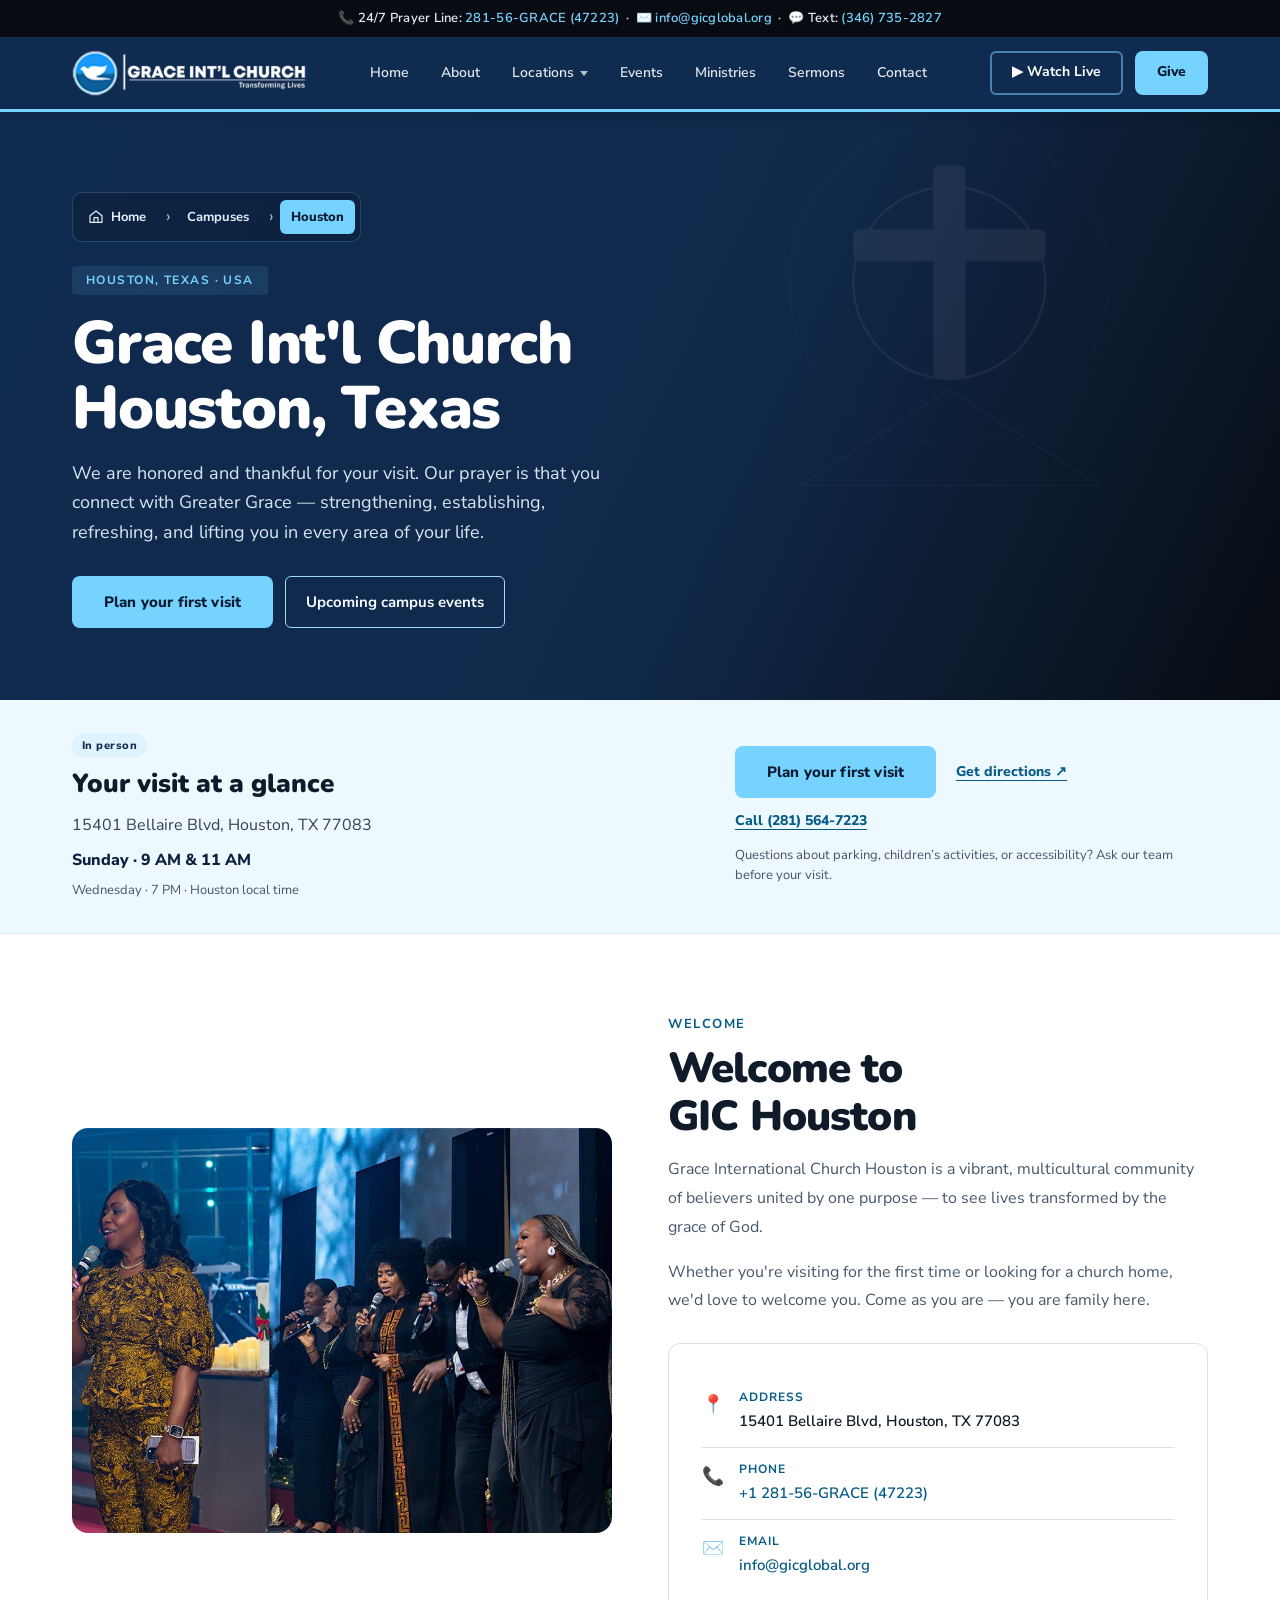
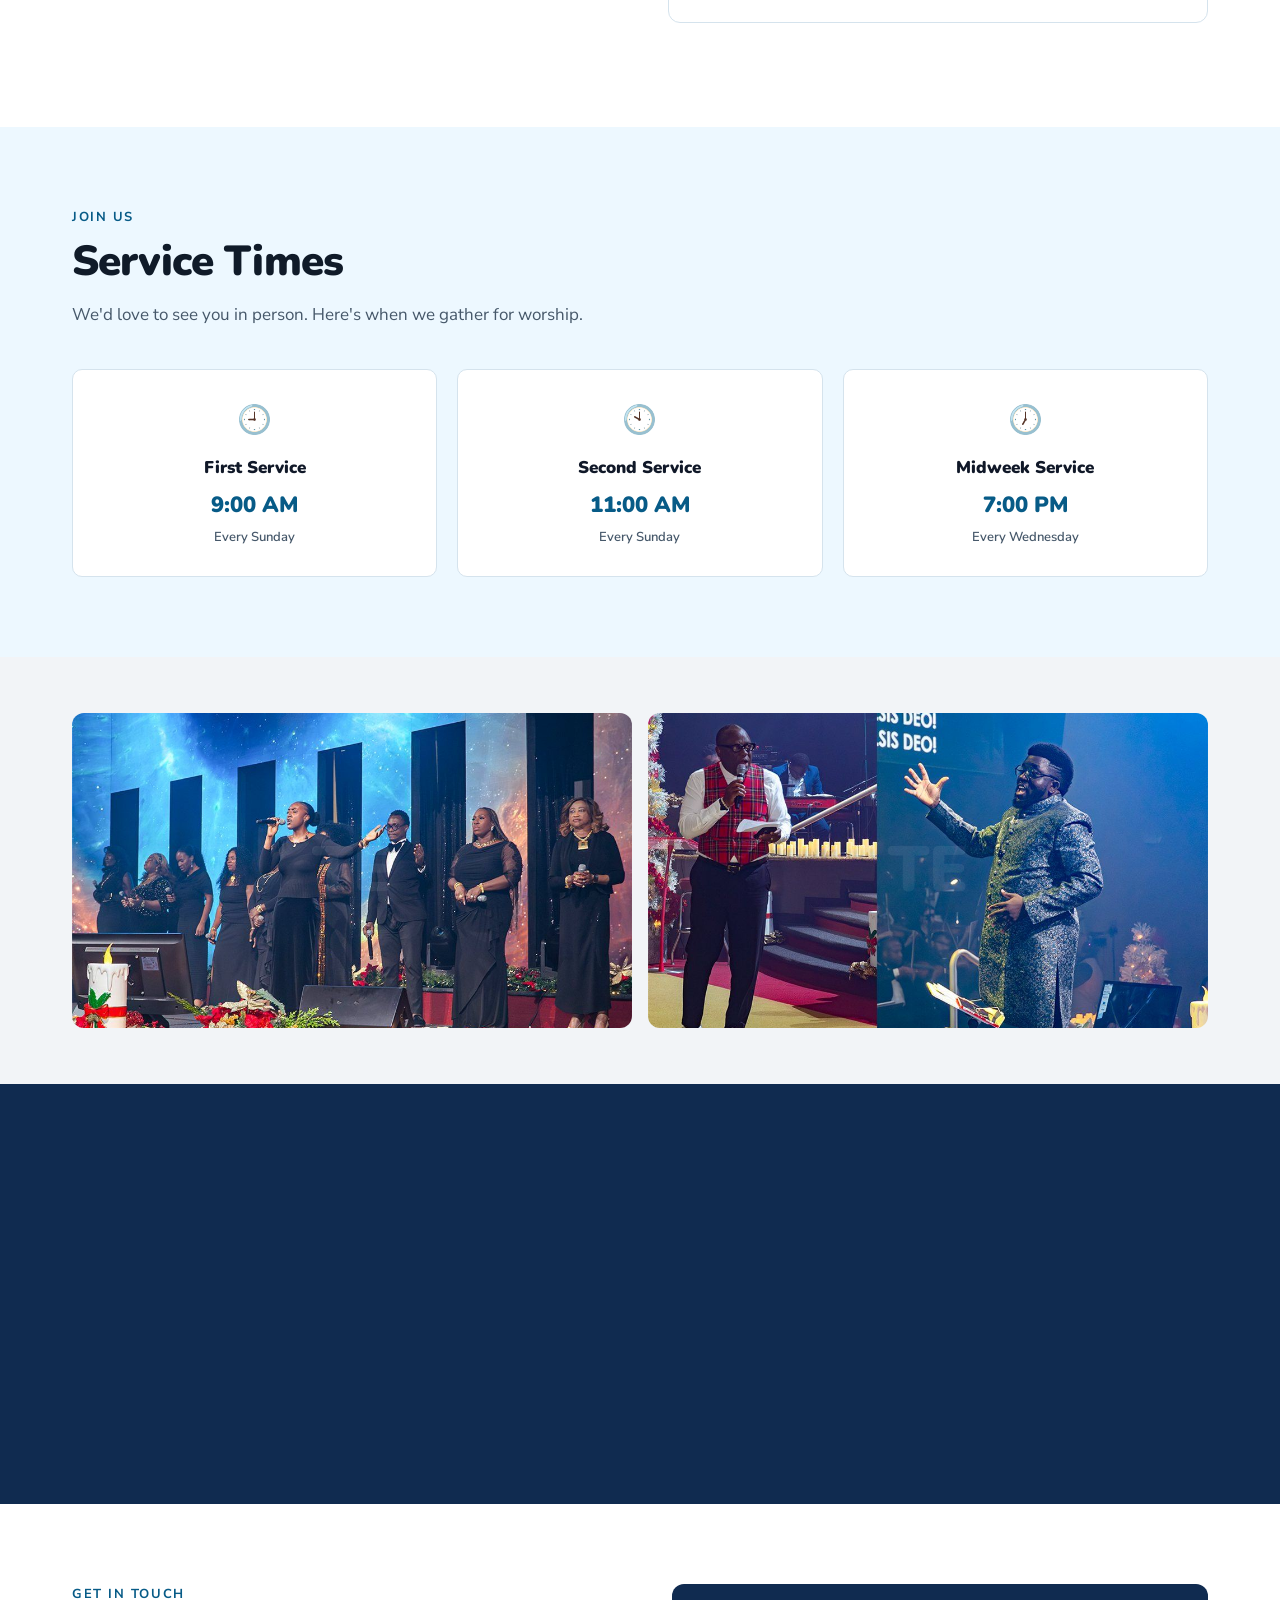
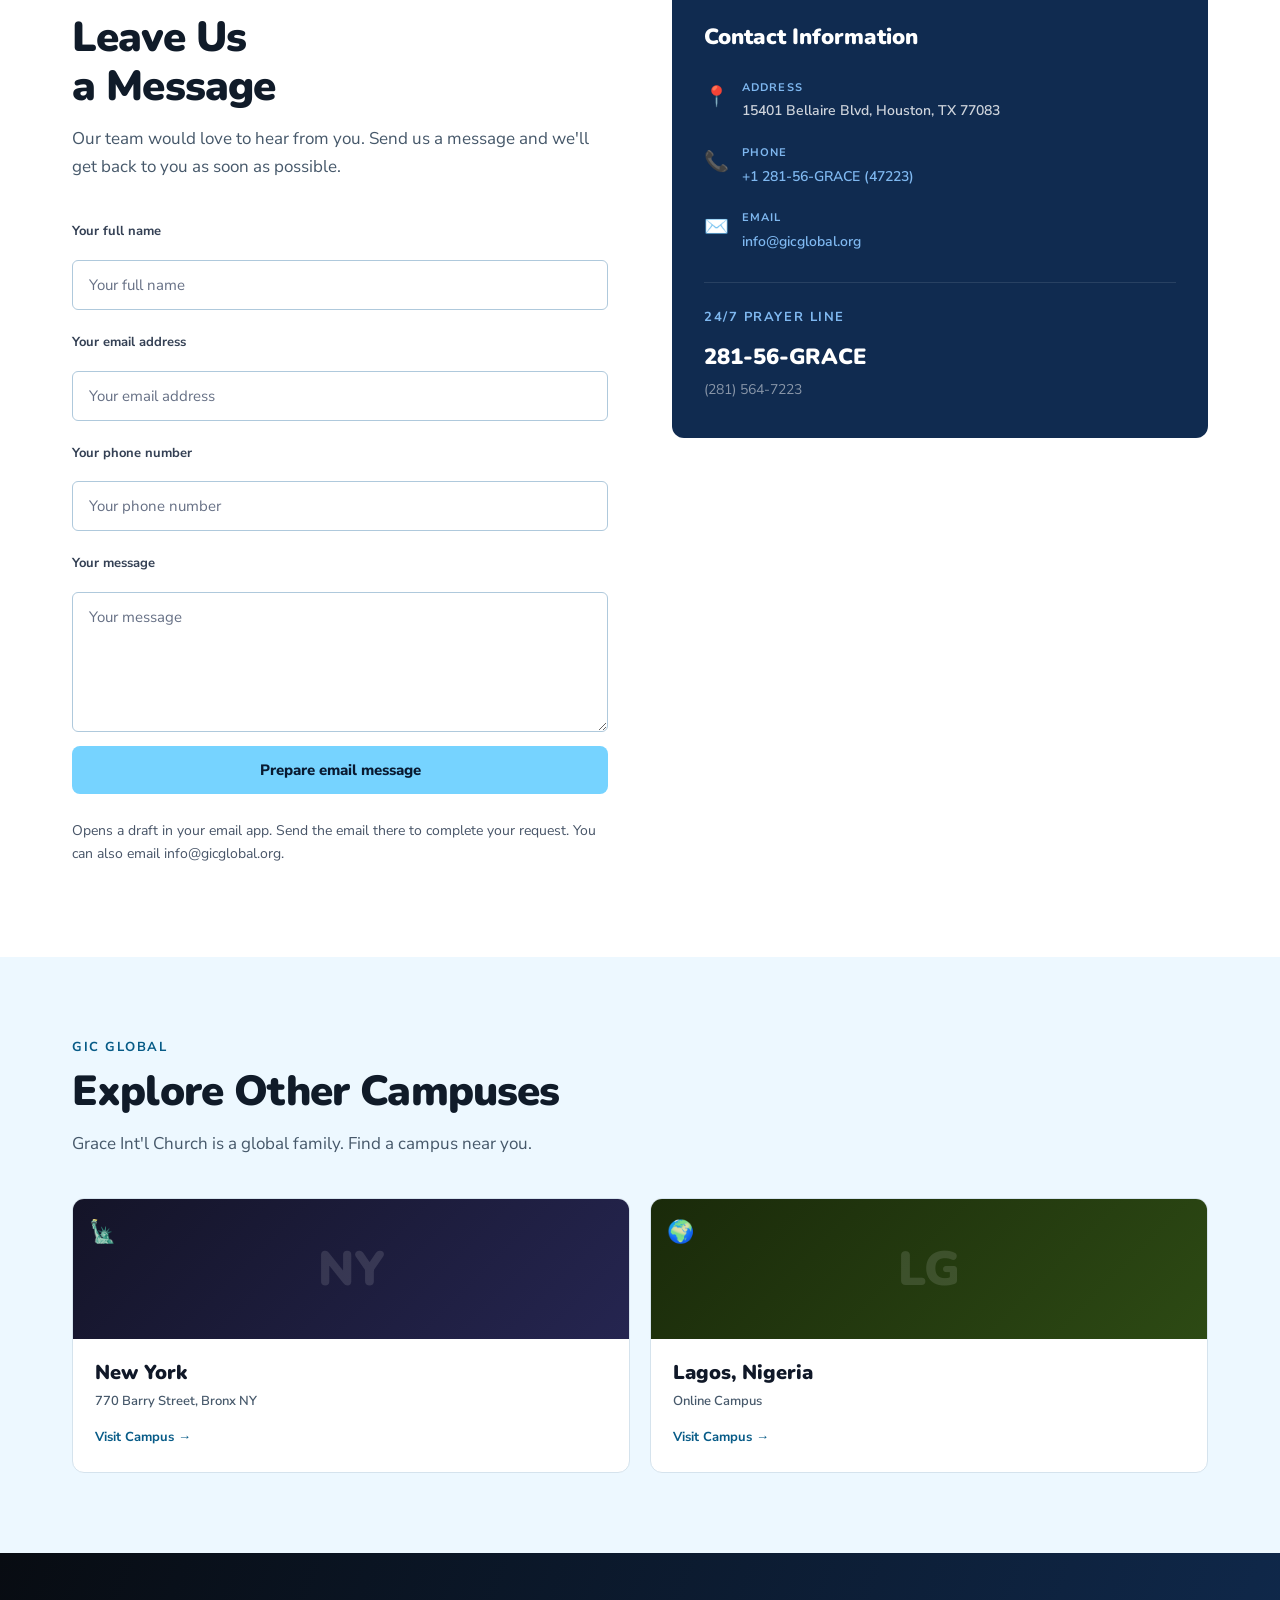
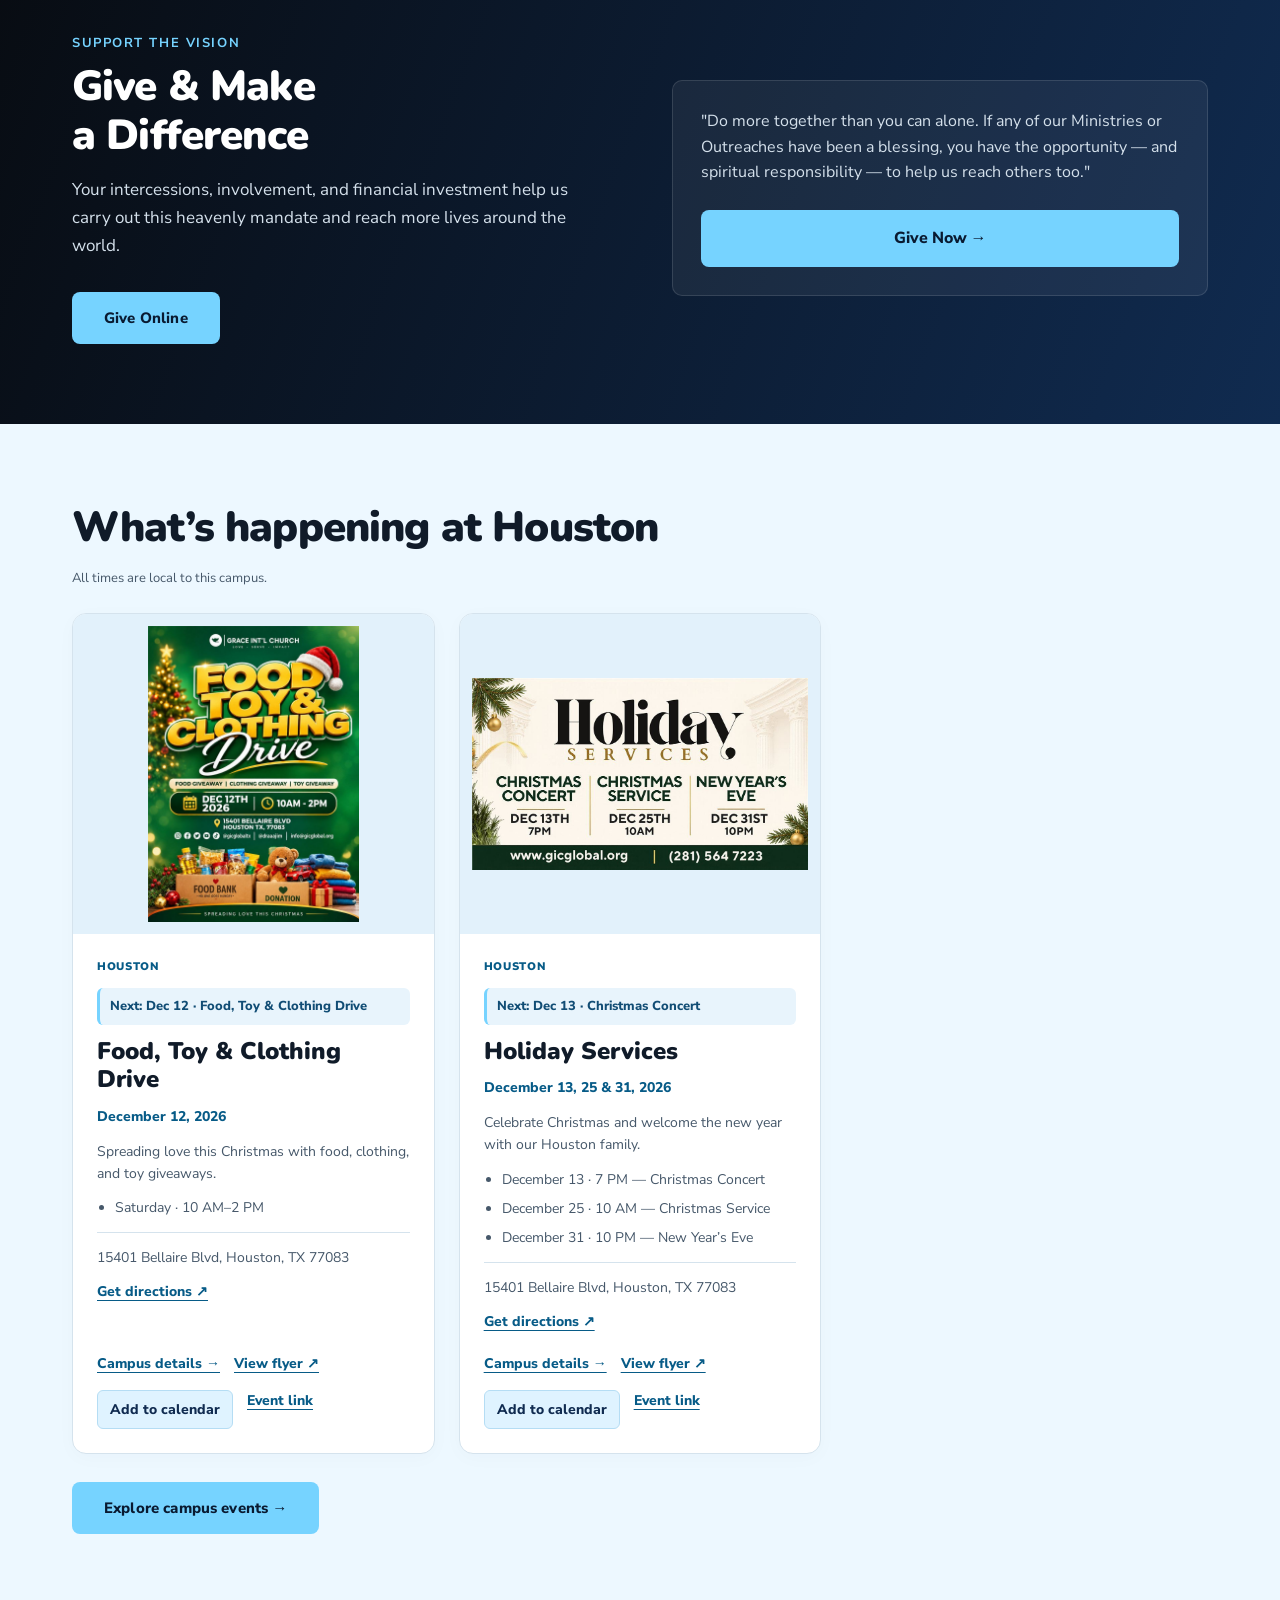
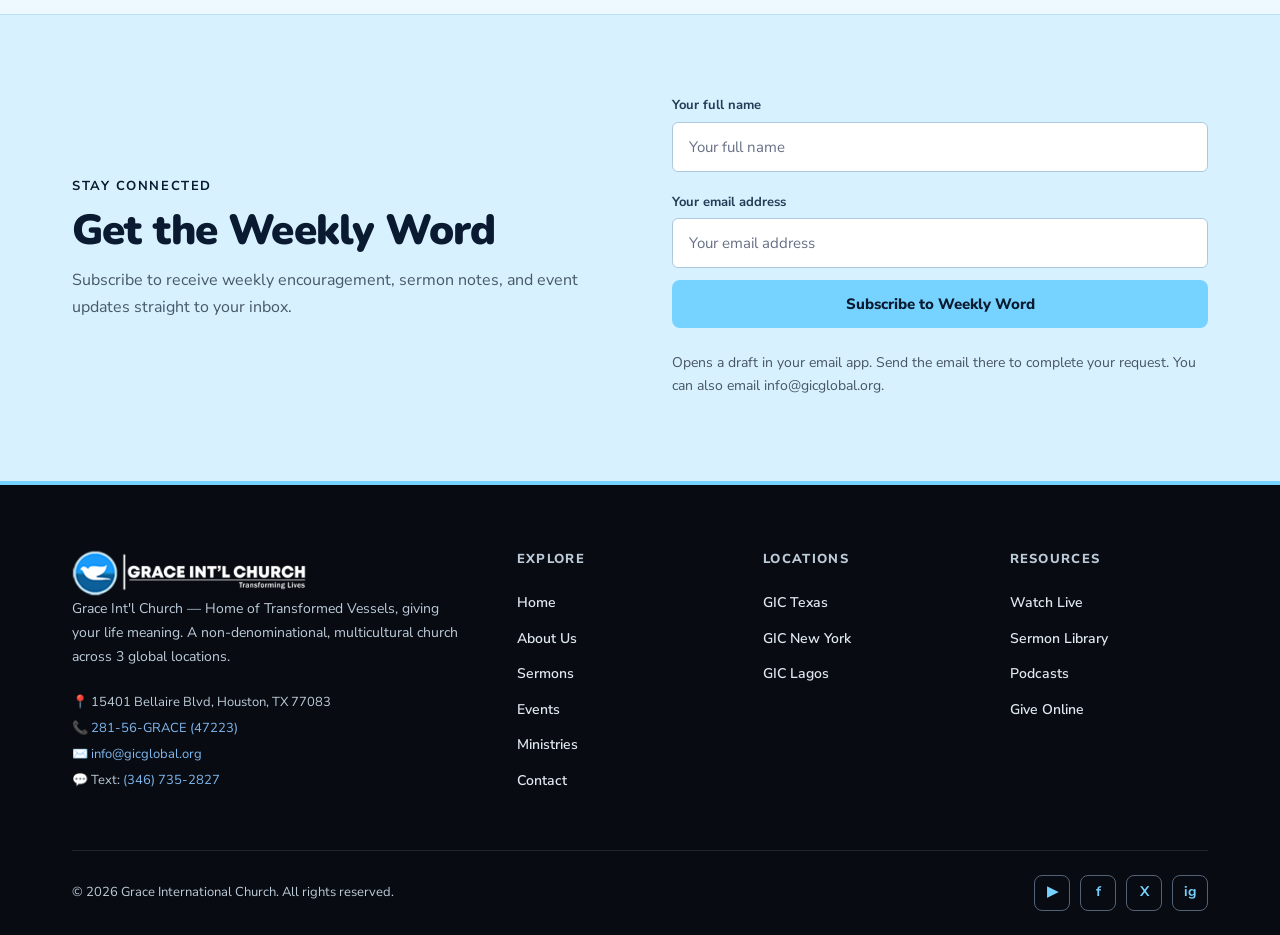
<file: location-texas.html>
<!DOCTYPE html>
<html lang="en">
<head>
<meta charset="UTF-8"/>
<meta name="viewport" content="width=device-width, initial-scale=1.0"/>
<title>Houston Campus — Grace International Church</title>
<meta name="description" content="Explore the GIC Houston campus at 15401 Bellaire Blvd. Find worship times, directions, upcoming events, and ways to connect."/>
<link href="https://fonts.googleapis.com/css2?family=Nunito+Sans:wght@300;400;600;700;800;900&family=Nunito:wght@400;600;700;800;900&display=swap" rel="stylesheet"/>
<style>
  :root {
    --lw-navy:       #0C1F3F;
    --lw-navy-dark:  #081530;
    --lw-blue:       #1B6FBF;
    --lw-blue-hover: #155499;
    --lw-blue-light: #EEF5FC;
    --lw-white:      #FFFFFF;
    --lw-gray-100:   #F2F4F7;
    --lw-gray-900:   #101828;
    --lw-text:       #1D2939;
    --lw-text-light: #475467;
    --lw-border:     #E4E7EC;
    --lw-gray-500:   #667085;
    --font:         'Nunito Sans','Helvetica Neue',Arial,sans-serif;
    --font-display: 'Nunito','Helvetica Neue',Arial,sans-serif;
  }
  *{margin:0;padding:0;box-sizing:border-box;}
  html{scroll-behavior:smooth;}
  body{font-family:var(--font);background:var(--lw-white);color:var(--lw-text);font-size:16px;line-height:1.6;}

  /* TOPBAR */
  .topbar{background:#000;padding:8px 0;text-align:center;font-size:13px;font-weight:600;color:rgba(255,255,255,0.85);letter-spacing:0.02em;}
  .topbar a{color:#7FB8F0;text-decoration:none;}
  .topbar a:hover{text-decoration:underline;}

  /* NAV */
  .nav-wrap{background:var(--lw-navy);position:sticky;top:0;z-index:200;box-shadow:0 2px 8px rgba(0,0,0,0.18);}
  nav{max-width:1200px;margin:0 auto;padding:0 32px;display:flex;align-items:center;justify-content:space-between;height:72px;}
  .nav-logo{display:flex;align-items:center;text-decoration:none;}
  .nav-logo-img{height:48px;width:auto;object-fit:contain;display:block;}
  .nav-logo-fallback{display:none;font-family:var(--font-display);font-size:20px;font-weight:900;color:#fff;letter-spacing:-0.01em;}
  .nav-links{display:flex;align-items:center;gap:4px;list-style:none;}
  .nav-links a{display:block;padding:8px 14px;font-size:14px;font-weight:600;color:rgba(255,255,255,0.88);text-decoration:none;border-radius:6px;transition:background 0.15s,color 0.15s;}
  .nav-links a:hover,.nav-links a.active{background:rgba(255,255,255,0.1);color:#fff;}
  .nav-right{display:flex;align-items:center;gap:12px;}
  .btn-nav-give{background:var(--lw-blue);color:#fff;font-size:14px;font-weight:700;padding:10px 22px;border-radius:6px;text-decoration:none;transition:background 0.15s;}
  .btn-nav-give:hover{background:var(--lw-blue-hover);}
  .btn-nav-watch{background:transparent;border:2px solid rgba(255,255,255,0.35);color:#fff;font-size:14px;font-weight:700;padding:8px 20px;border-radius:6px;text-decoration:none;transition:all 0.15s;}
  .btn-nav-watch:hover{border-color:rgba(255,255,255,0.8);}

  /* HAMBURGER */
  .nav-hamburger{display:none;flex-direction:column;justify-content:center;align-items:center;gap:5px;width:40px;height:40px;background:transparent;border:1.5px solid rgba(255,255,255,0.3);border-radius:6px;cursor:pointer;padding:0;flex-shrink:0;}
  .nav-hamburger span{display:block;width:20px;height:2px;background:#fff;border-radius:2px;transition:all 0.3s ease;transform-origin:center;}
  .nav-hamburger.open span:nth-child(1){transform:translateY(7px) rotate(45deg);}
  .nav-hamburger.open span:nth-child(2){opacity:0;transform:scaleX(0);}
  .nav-hamburger.open span:nth-child(3){transform:translateY(-7px) rotate(-45deg);}

  /* MOBILE DRAWER */
  .mobile-nav{display:none;position:fixed;top:0;left:0;right:0;bottom:0;z-index:199;pointer-events:none;}
  .mobile-nav.open{pointer-events:all;}
  .mobile-nav-overlay{position:absolute;inset:0;background:rgba(0,0,0,0.55);opacity:0;transition:opacity 0.3s ease;}
  .mobile-nav.open .mobile-nav-overlay{opacity:1;}
  .mobile-nav-drawer{position:absolute;top:0;right:0;width:min(320px,88vw);height:100%;background:var(--lw-navy);transform:translateX(100%);transition:transform 0.35s cubic-bezier(0.4,0,0.2,1);display:flex;flex-direction:column;overflow-y:auto;}
  .mobile-nav.open .mobile-nav-drawer{transform:translateX(0);}
  .mobile-nav-header{display:flex;align-items:center;justify-content:space-between;padding:20px 24px;border-bottom:1px solid rgba(255,255,255,0.1);}
  .mobile-nav-logo{font-family:var(--font-display);font-size:18px;font-weight:900;color:#fff;}
  .mobile-nav-logo span{color:#7FB8F0;}
  .mobile-nav-close{width:36px;height:36px;border-radius:6px;background:rgba(255,255,255,0.08);border:1px solid rgba(255,255,255,0.15);color:#fff;font-size:20px;cursor:pointer;display:flex;align-items:center;justify-content:center;}
  .mobile-nav-links{list-style:none;padding:12px 0;flex:1;}
  .mobile-nav-links li a{display:block;padding:14px 24px;font-size:16px;font-weight:700;color:rgba(255,255,255,0.88);text-decoration:none;border-left:3px solid transparent;transition:background 0.15s,color 0.15s,border-color 0.15s;}
  .mobile-nav-links li a:hover,.mobile-nav-links li a.active{background:rgba(255,255,255,0.07);color:#fff;border-left-color:var(--lw-blue);}
  .mobile-nav-footer{padding:20px 24px;border-top:1px solid rgba(255,255,255,0.1);display:flex;flex-direction:column;gap:10px;}
  .mobile-nav-footer a{display:block;text-align:center;padding:13px;border-radius:6px;font-size:15px;font-weight:700;text-decoration:none;transition:background 0.15s;}
  .mobile-btn-watch{border:2px solid rgba(255,255,255,0.35);color:#fff;}
  .mobile-btn-watch:hover{border-color:rgba(255,255,255,0.7);}
  .mobile-btn-give{background:var(--lw-blue);color:#fff;}
  .mobile-btn-give:hover{background:var(--lw-blue-hover);}
  .mobile-nav-contact{padding:0 24px 24px;font-size:12px;color:rgba(255,255,255,0.4);line-height:1.8;}
  .mobile-nav-contact a{color:#7FB8F0;text-decoration:none;}

  /* PAGE HERO */
  .page-hero{padding:80px 0 72px;position:relative;overflow:hidden;}
  .page-hero-inner{max-width:1200px;margin:0 auto;padding:0 32px;position:relative;z-index:2;}
  .page-hero-svg{position:absolute;right:0;top:0;bottom:0;width:50%;opacity:0.1;pointer-events:none;}
  .breadcrumb{display:flex;align-items:center;gap:8px;font-size:13px;font-weight:600;color:rgba(255,255,255,0.5);margin-bottom:16px;}
  .breadcrumb a{color:#7FB8F0;text-decoration:none;}
  .breadcrumb a:hover{text-decoration:underline;}
  .breadcrumb-sep{color:rgba(255,255,255,0.3);}
  .page-eyebrow{display:inline-block;background:var(--lw-blue);color:#fff;font-size:12px;font-weight:700;letter-spacing:0.12em;text-transform:uppercase;padding:5px 14px;border-radius:4px;margin-bottom:16px;}
  .page-h1{font-family:var(--font-display);font-size:clamp(36px,5vw,60px);font-weight:900;color:#fff;line-height:1.08;letter-spacing:-0.02em;margin-bottom:18px;}
  .page-sub{font-size:18px;font-weight:400;color:rgba(255,255,255,0.75);max-width:560px;line-height:1.65;}

  /* SECTIONS */
  .section{padding:80px 0;}
  .section-inner{max-width:1200px;margin:0 auto;padding:0 32px;}
  .section-label{font-size:13px;font-weight:700;letter-spacing:0.12em;text-transform:uppercase;color:var(--lw-blue);margin-bottom:10px;}
  .section-h2{font-family:var(--font-display);font-size:clamp(28px,4vw,42px);font-weight:900;color:var(--lw-gray-900);line-height:1.15;letter-spacing:-0.02em;margin-bottom:14px;}
  .section-sub{font-size:17px;color:var(--lw-text-light);line-height:1.65;max-width:580px;font-weight:400;}
  .btn-primary{background:var(--lw-blue);color:#fff;font-size:15px;font-weight:700;padding:14px 32px;border-radius:6px;text-decoration:none;display:inline-block;transition:background 0.15s;letter-spacing:0.01em;}
  .btn-primary:hover{background:var(--lw-blue-hover);}

  /* INFO GRID */
  .info-grid{display:grid;grid-template-columns:1fr 1fr;gap:64px;align-items:start;}
  .info-card{background:var(--lw-white);border:1px solid var(--lw-border);border-radius:12px;padding:32px;margin-bottom:24px;}
  .info-card-title{font-family:var(--font-display);font-size:18px;font-weight:900;color:var(--lw-gray-900);margin-bottom:16px;display:flex;align-items:center;gap:10px;}
  .info-row{display:flex;align-items:flex-start;gap:14px;padding:12px 0;border-bottom:1px solid var(--lw-border);}
  .info-row:last-child{border-bottom:none;}
  .info-icon{font-size:18px;width:24px;text-align:center;flex-shrink:0;margin-top:2px;}
  .info-label{font-size:12px;font-weight:700;text-transform:uppercase;letter-spacing:0.08em;color:var(--lw-blue);display:block;margin-bottom:2px;}
  .info-value{font-size:15px;color:var(--lw-text);font-weight:600;line-height:1.5;}
  .info-value a{color:var(--lw-blue);text-decoration:none;}
  .info-value a:hover{text-decoration:underline;}

  /* SERVICE TIMES */
  .service-times{background:var(--lw-blue-light);}
  .times-grid{display:grid;grid-template-columns:repeat(3,1fr);gap:20px;margin-top:40px;}
  .time-card{background:var(--lw-white);border:1px solid var(--lw-border);border-radius:10px;padding:28px 24px;text-align:center;transition:box-shadow 0.2s,transform 0.2s;}
  .time-card:hover{box-shadow:0 8px 24px rgba(0,0,0,0.08);transform:translateY(-2px);}
  .time-card-icon{font-size:28px;margin-bottom:12px;}
  .time-card-name{font-family:var(--font-display);font-size:17px;font-weight:900;color:var(--lw-gray-900);margin-bottom:6px;}
  .time-card-time{font-size:22px;font-weight:900;color:var(--lw-blue);font-family:var(--font-display);margin-bottom:4px;}
  .time-card-day{font-size:13px;color:var(--lw-text-light);font-weight:600;}

  /* PHOTO + WELCOME */
  .welcome-grid{display:grid;grid-template-columns:1fr 1fr;gap:56px;align-items:center;}
  .welcome-img{border-radius:16px;overflow:hidden;aspect-ratio:4/3;background:var(--lw-navy);position:relative;}
  .welcome-img img{width:100%;height:100%;object-fit:cover;display:block;}
  .welcome-img-placeholder{position:absolute;inset:0;display:flex;align-items:center;justify-content:center;font-family:var(--font-display);font-size:64px;font-weight:900;color:rgba(255,255,255,0.07);}
  .welcome-text p{font-size:16px;color:var(--lw-text-light);line-height:1.8;margin-bottom:16px;}
  .welcome-text p:last-of-type{margin-bottom:28px;}

  /* MAP EMBED */
  .map-section{background:var(--lw-gray-100);padding:0;}
  .map-section iframe{width:100%;height:420px;border:none;display:block;}
  .map-section .map-placeholder{width:100%;height:420px;background:var(--lw-navy);display:flex;flex-direction:column;align-items:center;justify-content:center;gap:12px;}
  .map-section .map-placeholder span{font-size:48px;}
  .map-section .map-placeholder p{font-family:var(--font-display);font-size:20px;font-weight:800;color:#fff;}
  .map-section .map-placeholder a{font-size:14px;font-weight:700;color:#7FB8F0;text-decoration:none;border-bottom:1px solid #7FB8F0;padding-bottom:2px;}

  /* CONTACT FORM */
  .contact-section{background:var(--lw-white);}
  .contact-grid{display:grid;grid-template-columns:1fr 1fr;gap:64px;align-items:start;}
  .contact-form{display:flex;flex-direction:column;gap:14px;}
  .contact-form input,.contact-form textarea{padding:14px 16px;border:1.5px solid var(--lw-border);border-radius:6px;font-family:var(--font);font-size:15px;color:var(--lw-text);background:var(--lw-white);outline:none;transition:border-color 0.15s;width:100%;}
  .contact-form input:focus,.contact-form textarea:focus{border-color:var(--lw-blue);}
  .contact-form input::placeholder,.contact-form textarea::placeholder{color:var(--lw-gray-500);}
  .contact-form textarea{min-height:140px;resize:vertical;}
  .contact-form button{background:var(--lw-blue);color:#fff;font-family:var(--font);font-size:15px;font-weight:700;padding:14px;border:none;border-radius:6px;cursor:pointer;transition:background 0.15s;}
  .contact-form button:hover{background:var(--lw-blue-hover);}
  .contact-info-block{background:var(--lw-navy);border-radius:12px;padding:36px 32px;}
  .contact-info-block h3{font-family:var(--font-display);font-size:22px;font-weight:900;color:#fff;margin-bottom:24px;}
  .cib-row{display:flex;align-items:flex-start;gap:14px;margin-bottom:20px;}
  .cib-icon{font-size:20px;margin-top:2px;width:24px;text-align:center;flex-shrink:0;}
  .cib-label{font-size:11px;font-weight:700;text-transform:uppercase;letter-spacing:0.1em;color:#7FB8F0;display:block;margin-bottom:2px;}
  .cib-val{font-size:14px;color:rgba(255,255,255,0.8);font-weight:600;line-height:1.5;}
  .cib-val a{color:#7FB8F0;text-decoration:none;}
  .cib-val a:hover{text-decoration:underline;}

  /* OTHER LOCATIONS */
  .other-locations{background:var(--lw-blue-light);}
  .other-grid{display:grid;grid-template-columns:repeat(2,1fr);gap:20px;margin-top:40px;}
  .other-card{background:var(--lw-white);border:1px solid var(--lw-border);border-radius:12px;overflow:hidden;text-decoration:none;display:block;transition:box-shadow 0.2s,transform 0.2s;}
  .other-card:hover{box-shadow:0 8px 28px rgba(0,0,0,0.1);transform:translateY(-3px);}
  .other-thumb{height:140px;display:flex;align-items:center;justify-content:center;position:relative;}
  .other-body{padding:18px 22px 22px;}
  .other-city{font-family:var(--font-display);font-size:20px;font-weight:900;color:var(--lw-gray-900);margin-bottom:2px;}
  .other-region{font-size:13px;color:var(--lw-text-light);font-weight:600;margin-bottom:12px;}
  .other-link{font-size:13px;font-weight:700;color:var(--lw-blue);}

  /* GIVE */
  .give-section{background:var(--lw-navy);padding:80px 0;}
  .give-inner{max-width:1200px;margin:0 auto;padding:0 32px;display:grid;grid-template-columns:1fr 1fr;gap:64px;align-items:center;}
  .give-text .section-h2{color:#fff;margin-bottom:16px;}
  .give-text .section-label{color:#7FB8F0;}
  .give-text p{font-size:17px;color:rgba(255,255,255,0.7);line-height:1.65;margin-bottom:32px;}
  .give-box{background:rgba(255,255,255,0.06);border:1px solid rgba(255,255,255,0.12);border-radius:10px;padding:28px;}
  .give-box p{font-size:16px;color:rgba(255,255,255,0.75);margin-bottom:24px;line-height:1.6;}
  .btn-give{display:block;background:var(--lw-blue);color:#fff;font-size:16px;font-weight:700;padding:16px 40px;border-radius:6px;text-decoration:none;transition:background 0.15s;text-align:center;}
  .btn-give:hover{background:var(--lw-blue-hover);}

  /* NEWSLETTER */
  .newsletter{background:var(--lw-blue-light);padding:72px 0;}
  .newsletter-inner{max-width:1200px;margin:0 auto;padding:0 32px;display:grid;grid-template-columns:1fr 1fr;gap:64px;align-items:center;}
  .newsletter-text .section-h2{margin-bottom:12px;}
  .newsletter-text p{font-size:16px;color:var(--lw-text-light);line-height:1.65;}
  .newsletter-form{display:flex;flex-direction:column;gap:12px;}
  .newsletter-form input{padding:14px 16px;border:1.5px solid var(--lw-border);border-radius:6px;font-family:var(--font);font-size:15px;color:var(--lw-text);background:var(--lw-white);outline:none;transition:border-color 0.15s;}
  .newsletter-form input:focus{border-color:var(--lw-blue);}
  .newsletter-form input::placeholder{color:var(--lw-gray-500);}
  .newsletter-form button{background:var(--lw-blue);color:#fff;font-family:var(--font);font-size:15px;font-weight:700;padding:14px;border:none;border-radius:6px;cursor:pointer;transition:background 0.15s;}
  .newsletter-form button:hover{background:var(--lw-blue-hover);}

  /* FOOTER */
  footer{background:var(--lw-navy-dark);padding:64px 0 0;}
  .footer-inner{max-width:1200px;margin:0 auto;padding:0 32px;}
  .footer-grid{display:grid;grid-template-columns:2fr 1fr 1fr 1fr;gap:48px;padding-bottom:56px;border-bottom:1px solid rgba(255,255,255,0.1);}
  .footer-brand-name{font-family:var(--font-display);font-size:22px;font-weight:900;color:#fff;margin-bottom:14px;}
  .footer-brand-name span{color:#7FB8F0;}
  .footer-brand p{font-size:14px;color:rgba(255,255,255,0.5);line-height:1.7;margin-bottom:20px;}
  .footer-contact{font-size:13px;color:rgba(255,255,255,0.5);line-height:2;}
  .footer-contact a{color:#7FB8F0;text-decoration:none;}
  .footer-col-title{font-size:13px;font-weight:800;letter-spacing:0.1em;text-transform:uppercase;color:rgba(255,255,255,0.5);margin-bottom:20px;}
  .footer-links{list-style:none;display:flex;flex-direction:column;gap:10px;}
  .footer-links a{font-size:14px;color:rgba(255,255,255,0.7);text-decoration:none;font-weight:600;transition:color 0.15s;}
  .footer-links a:hover{color:#7FB8F0;}
  .footer-bottom{padding:24px 0;display:flex;align-items:center;justify-content:space-between;flex-wrap:wrap;gap:16px;}
  .footer-bottom p{font-size:13px;color:rgba(255,255,255,0.4);}
  .social-row{display:flex;gap:10px;}
  .social-btn{width:36px;height:36px;border-radius:8px;border:1px solid rgba(255,255,255,0.15);display:flex;align-items:center;justify-content:center;font-size:14px;color:rgba(255,255,255,0.6);text-decoration:none;transition:all 0.15s;font-weight:700;}
  .social-btn:hover{border-color:#7FB8F0;color:#7FB8F0;}

  /* FADE */
  .fade-up{opacity:0;transform:translateY(28px);transition:opacity 0.65s ease,transform 0.65s ease;}
  .fade-up.visible{opacity:1;transform:translateY(0);}

  /* RESPONSIVE */
  @media(max-width:960px){
    nav{padding:0 20px;}
    .nav-links,.nav-right{display:none;}
    .nav-hamburger{display:flex;}
    .mobile-nav{display:block;}
    .section-inner,.give-inner,.newsletter-inner,.footer-inner{padding:0 20px;}
    .info-grid,.welcome-grid,.contact-grid,.give-inner,.newsletter-inner{grid-template-columns:1fr;gap:32px;}
    .times-grid{grid-template-columns:1fr 1fr;}
    .footer-grid{grid-template-columns:1fr 1fr;gap:32px;}
    .other-grid{grid-template-columns:1fr 1fr;}
    .page-hero{padding:60px 0 52px;}
  }
  @media(max-width:600px){
    .times-grid,.other-grid{grid-template-columns:1fr;}
    .footer-grid{grid-template-columns:1fr;}
    .topbar{font-size:11px;padding:6px 12px;}
    .page-h1{font-size:36px;}
  }

  /* ===== DESKTOP DROPDOWN ===== */
  .nav-links li { position: relative; }
  .nav-links li.has-dropdown > a::after {
    content: '';
    display: inline-block;
    width: 0; height: 0;
    margin-left: 6px; vertical-align: middle;
    border-left: 4px solid transparent;
    border-right: 4px solid transparent;
    border-top: 5px solid rgba(255,255,255,0.7);
    transition: transform 0.2s;
  }
  .nav-links li.has-dropdown:hover > a::after { transform: rotate(180deg); }
  .nav-dropdown {
    display: none;
    position: absolute;
    top: calc(100% + 8px);
    left: 0;
    min-width: 200px;
    background: #0C1F3F;
    border: 1px solid rgba(255,255,255,0.12);
    border-radius: 8px;
    box-shadow: 0 12px 40px rgba(0,0,0,0.35);
    padding: 6px 0;
    z-index: 300;
    list-style: none;
  }
  .nav-links li.has-dropdown:hover .nav-dropdown { display: block; }
  .nav-dropdown li a {
    display: flex; align-items: center; gap: 10px;
    padding: 11px 18px;
    font-size: 14px; font-weight: 600;
    color: rgba(255,255,255,0.85);
    text-decoration: none;
    border-radius: 0;
    border-left: 3px solid transparent;
    transition: background 0.15s, color 0.15s, border-color 0.15s;
    white-space: nowrap;
  }
  .nav-dropdown li a:hover { background: rgba(255,255,255,0.08); color: #fff; border-left-color: #1B6FBF; }
  .nav-dropdown li a .dd-flag { font-size: 16px; }
  .nav-dropdown::before {
    content: '';
    position: absolute;
    top: -6px; left: 18px;
    width: 10px; height: 10px;
    background: #0C1F3F;
    border-left: 1px solid rgba(255,255,255,0.12);
    border-top: 1px solid rgba(255,255,255,0.12);
    transform: rotate(45deg);
  }

  /* ===== MOBILE ACCORDION ===== */
  .mobile-nav-links li.mob-has-dropdown > a {
    display: flex; align-items: center; justify-content: space-between;
  }
  .mob-dd-arrow {
    display: inline-flex; align-items: center; justify-content: center;
    width: 24px; height: 24px;
    font-size: 12px; color: rgba(255,255,255,0.5);
    transition: transform 0.25s;
    flex-shrink: 0;
  }
  .mobile-nav-links li.mob-has-dropdown.open > a .mob-dd-arrow { transform: rotate(180deg); }
  .mob-submenu {
    list-style: none;
    max-height: 0;
    overflow: hidden;
    transition: max-height 0.3s ease;
    background: rgba(0,0,0,0.2);
  }
  .mobile-nav-links li.mob-has-dropdown.open .mob-submenu { max-height: 200px; }
  .mob-submenu li a {
    display: flex; align-items: center; gap: 10px;
    padding: 12px 24px 12px 36px;
    font-size: 14px; font-weight: 600;
    color: rgba(255,255,255,0.75);
    text-decoration: none;
    border-left: 3px solid transparent;
    transition: background 0.15s, color 0.15s, border-color 0.15s;
  }
  .mob-submenu li a:hover { background: rgba(255,255,255,0.05); color: #fff; border-left-color: #1B6FBF; }

</style>
<link rel="stylesheet" href="site.css"/>
<link rel="stylesheet" href="events.css"/>
<meta property="og:type" content="website"/>
<meta property="og:title" content="Houston Campus — Grace International Church"/>
<meta property="og:description" content="Explore the GIC Houston campus at 15401 Bellaire Blvd. Find worship times, directions, upcoming events, and ways to connect."/>
<link rel="stylesheet" href="theme.css"/>
</head>
<body>
<a class="skip-link" href="#mainContent">Skip to content</a>

<!-- TOP BAR -->
<div class="topbar">
  📞 24/7 Prayer Line: <a href="tel:2815647223">281-56-GRACE (47223)</a> &nbsp;·&nbsp; ✉️ <a href="mailto:info@gicglobal.org"><span class="__cf_email__" data-cfemail="345d5a525b74535d5753585b5655581a5b4653">info@gicglobal.org</span></a> &nbsp;·&nbsp; 💬 Text: <a href="sms:3467352827">(346) 735-2827</a>
</div>
<!-- NAV -->
<div class="nav-wrap">
  <nav>
    <a href="index.html" class="nav-logo">
      <img src="images/logowhite.png" alt="GIC Global" class="nav-logo-img" onerror="this.style.display='none';this.nextElementSibling.style.display='inline';" />

      <span class="nav-logo-fallback">GIC <span style="color:#7FB8F0;">Global</span></span>
    </a>
    <ul class="nav-links">
<li><a href="index.html">Home</a></li><li><a href="about.html">About</a></li>
<li class="has-dropdown"><a href="#">Locations</a><ul class="nav-dropdown"><li><a href="location-texas.html">GIC Houston</a></li><li><a href="location-newyork.html">GIC New York</a></li><li><a href="location-lagos.html">GIC Lagos</a></li></ul></li>
<li><a href="events.html">Events</a></li><li><a href="ministries.html">Ministries</a></li><li><a href="sermons.html">Sermons</a></li><li><a href="contact.html">Contact</a></li></ul>
    <div class="nav-right">
      <a href="https://www.youtube.com/@GicglobalTX" target="_blank" class="btn-nav-watch" rel="noopener">▶ Watch Live</a>
      <a href="give.html" class="btn-nav-give">Give</a>
    </div>
    <button class="nav-hamburger" id="hamburger" aria-label="Open menu">
      <span></span><span></span><span></span>
    </button>
  </nav>
</div>
<!-- MOBILE NAV DRAWER -->
<div class="mobile-nav" id="mobileNav">
  <div class="mobile-nav-overlay" id="mobileOverlay"></div>
  <div class="mobile-nav-drawer">
    <div class="mobile-nav-header">
      <span class="mobile-nav-logo">GIC <span>Global</span></span>
      <button class="mobile-nav-close" id="mobileClose">✕</button>
    </div>
    <ul class="mobile-nav-links">
<li><a href="index.html">Home</a></li><li><a href="about.html">About</a></li>
<li class="mob-has-dropdown"><a href="#"><span>Locations</span><span class="mob-dd-arrow" aria-hidden="true">▾</span></a><ul class="mob-submenu"><li><a href="location-texas.html">GIC Houston</a></li><li><a href="location-newyork.html">GIC New York</a></li><li><a href="location-lagos.html">GIC Lagos</a></li></ul></li>
<li><a href="events.html">Events</a></li><li><a href="ministries.html">Ministries</a></li><li><a href="sermons.html">Sermons</a></li><li><a href="contact.html">Contact</a></li></ul>
    <div class="mobile-nav-footer">
      <a href="https://www.youtube.com/@GicglobalTX" target="_blank" class="mobile-btn-watch" rel="noopener">▶ Watch Live</a>
      <a href="give.html" class="mobile-btn-give">Give Online</a>
    </div>
    <div class="mobile-nav-contact">
      📞 <a href="tel:2815647223">281-56-GRACE (47223)</a><br/>
      ✉️ <a href="mailto:info@gicglobal.org"><span class="__cf_email__" data-cfemail="6801060e07280f010b0f04070a090446071a0f">info@gicglobal.org</span></a>
    </div>
  </div>
</div>

<main id="mainContent">
<!-- PAGE HERO -->
<section class="page-hero">
  <svg class="page-hero-svg" viewBox="0 0 600 500" xmlns="http://www.w3.org/2000/svg">
    <g fill="white" opacity="0.6">
      <rect x="275" y="50" width="30" height="200" rx="6"/>
      <rect x="200" y="110" width="180" height="30" rx="6"/>
      <circle cx="290" cy="160" r="90" fill="none" stroke="white" stroke-width="2"/>
      <circle cx="290" cy="160" r="150" fill="none" stroke="white" stroke-width="1" opacity="0.4"/>
      <polygon points="150,350 290,260 430,350" fill="none" stroke="white" stroke-width="1.5" opacity="0.5"/>
    </g>
  </svg>
  <div class="page-hero-inner">
    <nav class="site-breadcrumb" aria-label="Breadcrumb"><ol><li><a href="index.html"><svg viewBox="0 0 24 24" width="16" height="16" fill="none" stroke="currentColor" stroke-width="1.8" stroke-linecap="round" stroke-linejoin="round" aria-hidden="true" focusable="false"><path d="m3 10 9-7 9 7v10H3Z"/><path d="M9 20v-7h6v7"/></svg><span>Home</span></a></li><li><a href="index.html#locations">Campuses</a></li><li><span aria-current="page">Houston</span></li></ol></nav>
    <div class="page-eyebrow">Houston, Texas · USA</div>
    <h1 class="page-h1">Grace Int'l Church<br/>Houston, Texas</h1>
    <p class="page-sub">We are honored and thankful for your visit. Our prayer is that you connect with Greater Grace — strengthening, establishing, refreshing, and lifting you in every area of your life.</p>
  </div>
</section>

<!-- WELCOME + INFO -->
<section class="section fade-up">
  <div class="section-inner">
    <div class="welcome-grid">
      <div class="welcome-img">
        <img src="images/previews/photo-tx1-png.jpg" alt="GIC Texas" onerror="this.style.display='none';" width="1000" height="667" decoding="async" loading="lazy"/>
        <div class="welcome-img-placeholder">TE</div>
      </div>
      <div class="welcome-text">
        <div class="section-label">Welcome</div>
        <h2 class="section-h2">Welcome to<br/>GIC Houston</h2>
        <p>Grace International Church Houston is a vibrant, multicultural community of believers united by one purpose — to see lives transformed by the grace of God.</p>
        <p>Whether you're visiting for the first time or looking for a church home, we'd love to welcome you. Come as you are — you are family here.</p>
        <div class="info-card" style="margin-top:8px;">
          <div class="info-row">
            <span class="info-icon">📍</span>
            <div><span class="info-label">Address</span><span class="info-value">15401 Bellaire Blvd, Houston, TX 77083</span></div>
          </div>
          <div class="info-row">
            <span class="info-icon">📞</span>
            <div><span class="info-label">Phone</span><span class="info-value"><a href="tel:+12815647223">+1 281-56-GRACE (47223)</a></span></div>
          </div>
          <div class="info-row">
            <span class="info-icon">✉️</span>
            <div><span class="info-label">Email</span><span class="info-value"><a href="mailto:info@gicglobal.org"><span class="__cf_email__" data-cfemail="84edeae2ebc4e3ede7e3e8ebe6e5e8aaebf6e3">info@gicglobal.org</span></a></span></div>
          </div>
          
          
        </div>
      </div>
    </div>
  </div>
</section>

<!-- SERVICE TIMES -->
<section class="section service-times fade-up">
  <div class="section-inner">
    <div class="section-label">Join Us</div>
    <h2 class="section-h2">Service Times</h2>
    <p class="section-sub">We'd love to see you in person. Here's when we gather for worship.</p>
    <div class="times-grid">
        <div class="time-card fade-up">
          <div class="time-card-icon">🕘</div>
          <div class="time-card-name">First Service</div>
          <div class="time-card-time">9:00 AM</div>
          <div class="time-card-day">Every Sunday</div>
        </div>
        <div class="time-card fade-up">
          <div class="time-card-icon">🕙</div>
          <div class="time-card-name">Second Service</div>
          <div class="time-card-time">11:00 AM</div>
          <div class="time-card-day">Every Sunday</div>
        </div>
        <div class="time-card fade-up">
          <div class="time-card-icon">🕖</div>
          <div class="time-card-name">Midweek Service</div>
          <div class="time-card-time">7:00 PM</div>
          <div class="time-card-day">Every Wednesday</div>
        </div>
    </div>
  </div>
</section>

<!-- PHOTO -->
<section class="section fade-up" style="background:var(--lw-gray-100);padding:56px 0;">
  <div class="section-inner">
    <div style="display:grid;grid-template-columns:1fr 1fr;gap:16px;">
      <div class="welcome-img" style="aspect-ratio:16/9;border-radius:12px;">
        <img src="images/previews/photo-tx3-png.jpg" alt="GIC Texas" onerror="this.style.display='none';" width="1000" height="667" decoding="async" loading="lazy"/>
        <div class="welcome-img-placeholder">TE</div>
      </div>
      <div class="welcome-img" style="aspect-ratio:16/9;border-radius:12px;">
        <img src="images/previews/photo-tx2-png.jpg" alt="GIC Texas" onerror="this.style.display='none';" width="1000" height="667" decoding="async" loading="lazy"/>
        <div class="welcome-img-placeholder">TE</div>
      </div>
    </div>
  </div>
</section>

<!-- MAP -->
<div class="map-section fade-up">
  <div class="map-placeholder">
    <iframe src="https://www.google.com/maps/embed?pb=!1m18!1m12!1m3!1d3465.7157245002854!2d-95.66090332445943!3d29.699020475099353!2m3!1f0!2f0!3f0!3m2!1i1024!2i768!4f13.1!3m3!1m2!1s0x8640de6e5cb70e2b%3A0x99ab6d758098d88a!2s15401%20Bellaire%20Blvd%2C%20Houston%2C%20TX%2077083%2C%20USA!5e0!3m2!1sen!2sng!4v1774524669120!5m2!1sen!2sng" width="600" height="450" style="border:0;" allowfullscreen="" loading="lazy" referrerpolicy="no-referrer-when-downgrade" title="Campus location map"></iframe>
  </div>
</div>

<!-- CONTACT -->
<section class="section contact-section fade-up">
  <div class="section-inner">
    <div class="contact-grid">
      <div>
        <div class="section-label">Get In Touch</div>
        <h2 class="section-h2">Leave Us<br/>a Message</h2>
        <p class="section-sub" style="margin-bottom:32px;">Our team would love to hear from you. Send us a message and we'll get back to you as soon as possible.</p>
        <div class="contact-form">
          <input type="text" placeholder="Your full name"/>
          <input type="email" placeholder="Your email address"/>
          <input type="tel" placeholder="Your phone number"/>
          <textarea placeholder="Your message"></textarea>
          <button type="submit">Prepare email message</button>
        </div>
      </div>
      <div class="contact-info-block">
        <h3>Contact Information</h3>
        <div class="cib-row">
          <span class="cib-icon">📍</span>
          <div><span class="cib-label">Address</span><span class="cib-val">15401 Bellaire Blvd, Houston, TX 77083</span></div>
        </div>
        <div class="cib-row">
          <span class="cib-icon">📞</span>
          <div><span class="cib-label">Phone</span><span class="cib-val"><a href="tel:+1 281-56-GRACE (47223)">+1 281-56-GRACE (47223)</a></span></div>
        </div>
        <div class="cib-row">
          <span class="cib-icon">✉️</span>
          <div><span class="cib-label">Email</span><span class="cib-val"><a href="mailto:info@gicglobal.org"><span class="__cf_email__" data-cfemail="076e69616847606e64606b6865666b29687560">info@gicglobal.org</span></a></span></div>
        </div>
        
        <div style="margin-top:28px;padding-top:24px;border-top:1px solid rgba(255,255,255,0.1);">
          <div class="section-label" style="color:#7FB8F0;margin-bottom:12px;">24/7 Prayer Line</div>
          <div style="font-family:var(--font-display);font-size:22px;font-weight:900;color:#fff;">281-56-GRACE</div>
          <div style="font-size:14px;color:rgba(255,255,255,0.5);margin-top:4px;">(281) 564-7223</div>
        </div>
      </div>
    </div>
  </div>
</section>

<!-- OTHER LOCATIONS -->
<section class="section other-locations fade-up">
  <div class="section-inner">
    <div class="section-label">GIC Global</div>
    <h2 class="section-h2">Explore Other Campuses</h2>
    <p class="section-sub">Grace Int'l Church is a global family. Find a campus near you.</p>
    <div class="other-grid">
      <a href="location-newyork.html" class="other-card fade-up">
        <div class="other-thumb" style="background:linear-gradient(135deg,#141428,#252550);">
          <span style="font-family:var(--font-display);font-size:48px;font-weight:900;color:rgba(255,255,255,0.12);">NY</span>
          <span style="position:absolute;top:16px;left:16px;font-size:22px;">🗽</span>
        </div>
        <div class="other-body">
          <div class="other-city">New York</div>
          <div class="other-region">770 Barry Street, Bronx NY</div>
          <span class="other-link">Visit Campus →</span>
        </div>
      </a>
      <a href="location-lagos.html" class="other-card fade-up">
        <div class="other-thumb" style="background:linear-gradient(135deg,#1a2a0a,#2d4a14);">
          <span style="font-family:var(--font-display);font-size:48px;font-weight:900;color:rgba(255,255,255,0.12);">LG</span>
          <span style="position:absolute;top:16px;left:16px;font-size:22px;">🌍</span>
        </div>
        <div class="other-body">
          <div class="other-city">Lagos, Nigeria</div>
          <div class="other-region">Online Campus</div>
          <span class="other-link">Visit Campus →</span>
        </div>
      </a>
    </div>
  </div>
</section>


<!-- GIVE -->
<section class="give-section fade-up">
  <div class="give-inner">
    <div class="give-text">
      <div class="section-label">Support the Vision</div>
      <h2 class="section-h2">Give &amp; Make<br/>a Difference</h2>
      <p>Your intercessions, involvement, and financial investment help us carry out this heavenly mandate and reach more lives around the world.</p>
      <a href="give.html" class="btn-primary">Give Online</a>
    </div>
    <div class="give-box">
      <p>"Do more together than you can alone. If any of our Ministries or Outreaches have been a blessing, you have the opportunity — and spiritual responsibility — to help us reach others too."</p>
      <a href="give.html" class="btn-give">Give Now →</a>
    </div>
  </div>
</section>

<!-- NEWSLETTER -->
<section class="newsletter fade-up">
  <div class="newsletter-inner">
    <div class="newsletter-text">
      <div class="section-label">Stay Connected</div>
      <h2 class="section-h2">Get the Weekly Word</h2>
      <p>Subscribe to receive weekly encouragement, sermon notes, and event updates straight to your inbox.</p>
    </div>
    <div class="newsletter-form">
      <input type="text" placeholder="Your full name"/>
      <input type="email" placeholder="Your email address"/>
      <button type="submit">Subscribe to Weekly Word</button>
    </div>
  </div>
</section>

<!-- FOOTER -->
</main>
<footer>
  <div class="footer-inner">
    <div class="footer-grid">
      <div class="footer-brand">
	  <img src="images/logowhite.png" alt="GIC Global" class="nav-logo-img" onerror="this.style.display='none';this.nextElementSibling.style.display='inline';" />
        <!--<div class="footer-brand-name">GIC <span>Global</span></div>  -->
        <p>Grace Int'l Church — Home of Transformed Vessels, giving your life meaning. A non-denominational, multicultural church across 3 global locations.</p>
        <div class="footer-contact">
          <div>📍 15401 Bellaire Blvd, Houston, TX 77083</div>
          <div>📞 <a href="tel:2815647223">281-56-GRACE (47223)</a></div>
          <div>✉️ <a href="mailto:info@gicglobal.org"><span class="__cf_email__" data-cfemail="e0898e868fa0878983878c8f82818cce8f9287">info@gicglobal.org</span></a></div>
          <div>💬 Text: <a href="sms:3467352827">(346) 735-2827</a></div>
        </div>
      </div>
      <div>
        <div class="footer-col-title">Explore</div>
        <ul class="footer-links">
          <li><a href="index.html">Home</a></li>
          <li><a href="about.html">About Us</a></li>
          <li><a href="sermons.html">Sermons</a></li>
          <li><a href="events.html">Events</a></li>
<li><a href="ministries.html">Ministries</a></li>
          <li><a href="contact.html">Contact</a></li>
        </ul>
      </div>
      <div>
        <div class="footer-col-title">Locations</div>
        <ul class="footer-links">
          <li><a href="location-texas.html">GIC Texas</a></li>
          <li><a href="location-newyork.html">GIC New York</a></li>
          <li><a href="location-lagos.html">GIC Lagos</a></li>
        </ul>
      </div>
      <div>
        <div class="footer-col-title">Resources</div>
        <ul class="footer-links">
          <li><a href="https://www.youtube.com/@GicglobalTX" target="_blank" rel="noopener">Watch Live</a></li>
          <li><a href="sermons.html">Sermon Library</a></li>
          <li><a href="https://linktr.ee/draaajim_" target="_blank" rel="noopener">Podcasts</a></li>
          <li><a href="give.html">Give Online</a></li>
        </ul>
      </div>
    </div>
    <div class="footer-bottom">
      <p>© 2026 Grace International Church. All rights reserved.</p>
      <div class="social-row">
        <a href="https://www.youtube.com/@GicglobalTX" class="social-btn" target="_blank" rel="noopener">▶</a>
        <a href="https://facebook.com/gicglobaltx" class="social-btn">f</a>
        <a href="https://twitter.com/gicglobaltx" class="social-btn">in</a>
        <a href="https://instagram.com/gicglobaltx" class="social-btn">ig</a>
      </div>
    </div>
  </div>
</footer>
<script>
(function(){
  // Fade in
  var obs = new IntersectionObserver(function(e){ e.forEach(function(x){ if(x.isIntersecting) x.target.classList.add('visible'); }); },{threshold:0.1});
  document.querySelectorAll('.fade-up').forEach(function(el){ obs.observe(el); });
  
  // ── LOCATION CONTACT FORM ──
  document.querySelectorAll('.contact-form button').forEach(function(btn) {
    btn.addEventListener('click', function(e) {
      e.preventDefault();
      var form = btn.closest('.contact-form') || btn.parentElement;
      var nameEl  = form.querySelector('input[type="text"]');
      var emailEl = form.querySelector('input[type="email"]');
      var telEl   = form.querySelector('input[type="tel"]');
      var msgEl   = form.querySelector('textarea');
      var name  = nameEl  ? nameEl.value.trim()  : '';
      var email = emailEl ? emailEl.value.trim() : '';
      var tel   = telEl   ? telEl.value.trim()   : '';
      var msg   = msgEl   ? msgEl.value.trim()   : '';
      if (!name || !email || !msg) { alert('Please fill in your name, email and message.'); return; }
      if (!/^[^\s@]+@[^\s@]+\.[^\s@]+$/.test(email)) { alert('Please enter a valid email address.'); return; }
      var subject = encodeURIComponent('GIC Message from '+name);
      var body = encodeURIComponent('Name: '+name+'\nEmail: '+email+(tel?'\nPhone: '+tel:'')+'\n\nMessage:\n'+msg);
      window.location.href = 'mailto:gicweb@gmail.com?subject='+subject+'&body='+body;
      btn.textContent = 'Draft requested — send it in your email app'; btn.style.background='#00a854'; btn.disabled = false;
    });
  });
  
  // ── NEWSLETTER SUBSCRIBE ──
  document.querySelectorAll('.newsletter-form button, .nl-form button').forEach(function(btn) {
    btn.addEventListener('click', function(e) {
      e.preventDefault();
      var form = btn.closest('section') || btn.parentElement;
      var emailEl = form.querySelector('input[type="email"]');
      var nameEl  = form.querySelector('input[type="text"]');
      var email = emailEl ? emailEl.value.trim() : '';
      var name  = nameEl  ? nameEl.value.trim()  : '';
      if (!email) { alert('Please enter your email address.'); return; }
      if (!/^[^\s@]+@[^\s@]+\.[^\s@]+$/.test(email)) { alert('Please enter a valid email address.'); return; }
      var subject = encodeURIComponent('Weekly Word Subscription');
      var body = encodeURIComponent('New subscriber:\nName: '+(name||'Not provided')+'\nEmail: '+email);
      window.location.href = 'mailto:gicglobalonline@gmail.com?subject='+subject+'&body='+body;
      btn.textContent = 'Draft requested — send it in your email app'; btn.style.background='#00a854'; btn.disabled = false;
    });
  });
  
  // ── MOBILE NAV ──
  var hbg  = document.getElementById('hamburger');
  var mnav = document.getElementById('mobileNav');
  var mcls = document.getElementById('mobileClose');
  var ovl  = document.getElementById('mobileOverlay');
  function openMenu()  { if(mnav&&hbg){ mnav.classList.add('open'); hbg.classList.add('open'); document.body.style.overflow='hidden'; } }
  function closeMenu() { if(mnav&&hbg){ mnav.classList.remove('open'); hbg.classList.remove('open'); document.body.style.overflow=''; } }
  if (hbg)  hbg.addEventListener('click', openMenu);
  if (mcls) mcls.addEventListener('click', closeMenu);
  if (ovl)  ovl.addEventListener('click', closeMenu);
  document.querySelectorAll('.mobile-nav-links a:not(.mob-has-dropdown > a), .mobile-nav-footer a').forEach(function(a) { a.addEventListener('click', closeMenu); });
  // Mobile accordion
  document.querySelectorAll('.mob-has-dropdown > a').forEach(function(a) {
    a.addEventListener('click', function(e) {
      e.preventDefault();
      var li = a.parentElement; var wasOpen = li.classList.contains('open');
      document.querySelectorAll('.mob-has-dropdown').forEach(function(el){ el.classList.remove('open'); });
      if (!wasOpen) li.classList.add('open');
    });
  });
  // Smooth scroll
  document.querySelectorAll('a[href^="#"]').forEach(function(a) {
    a.addEventListener('click', function(e) {
      var t = document.getElementById(a.getAttribute('href').slice(1));
      if (t) { e.preventDefault(); t.scrollIntoView({ behavior:'smooth' }); }
    });
  });
})();
</script>
<script src="campus-data.js"></script>
<script src="event-data.js"></script>
<script src="site.js"></script>
<script src="events.js"></script>
</body>
</html>
</file>
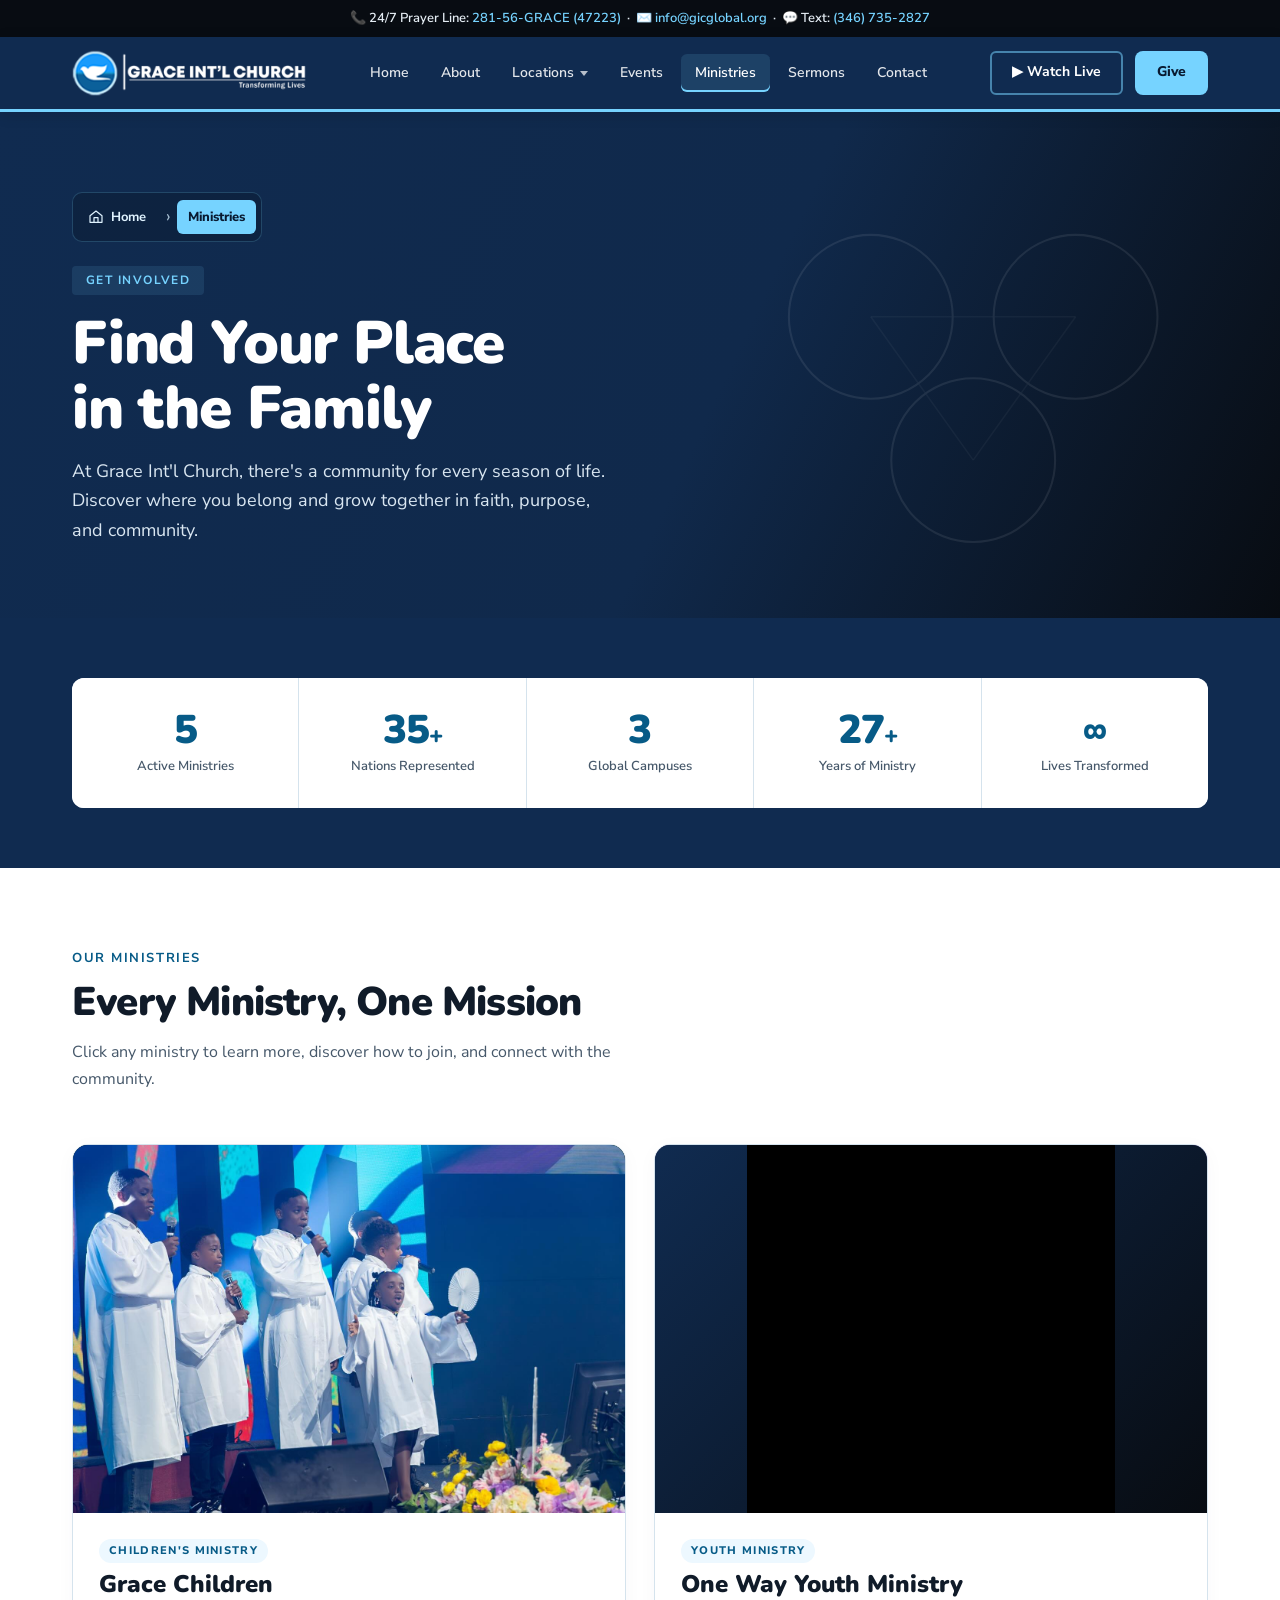
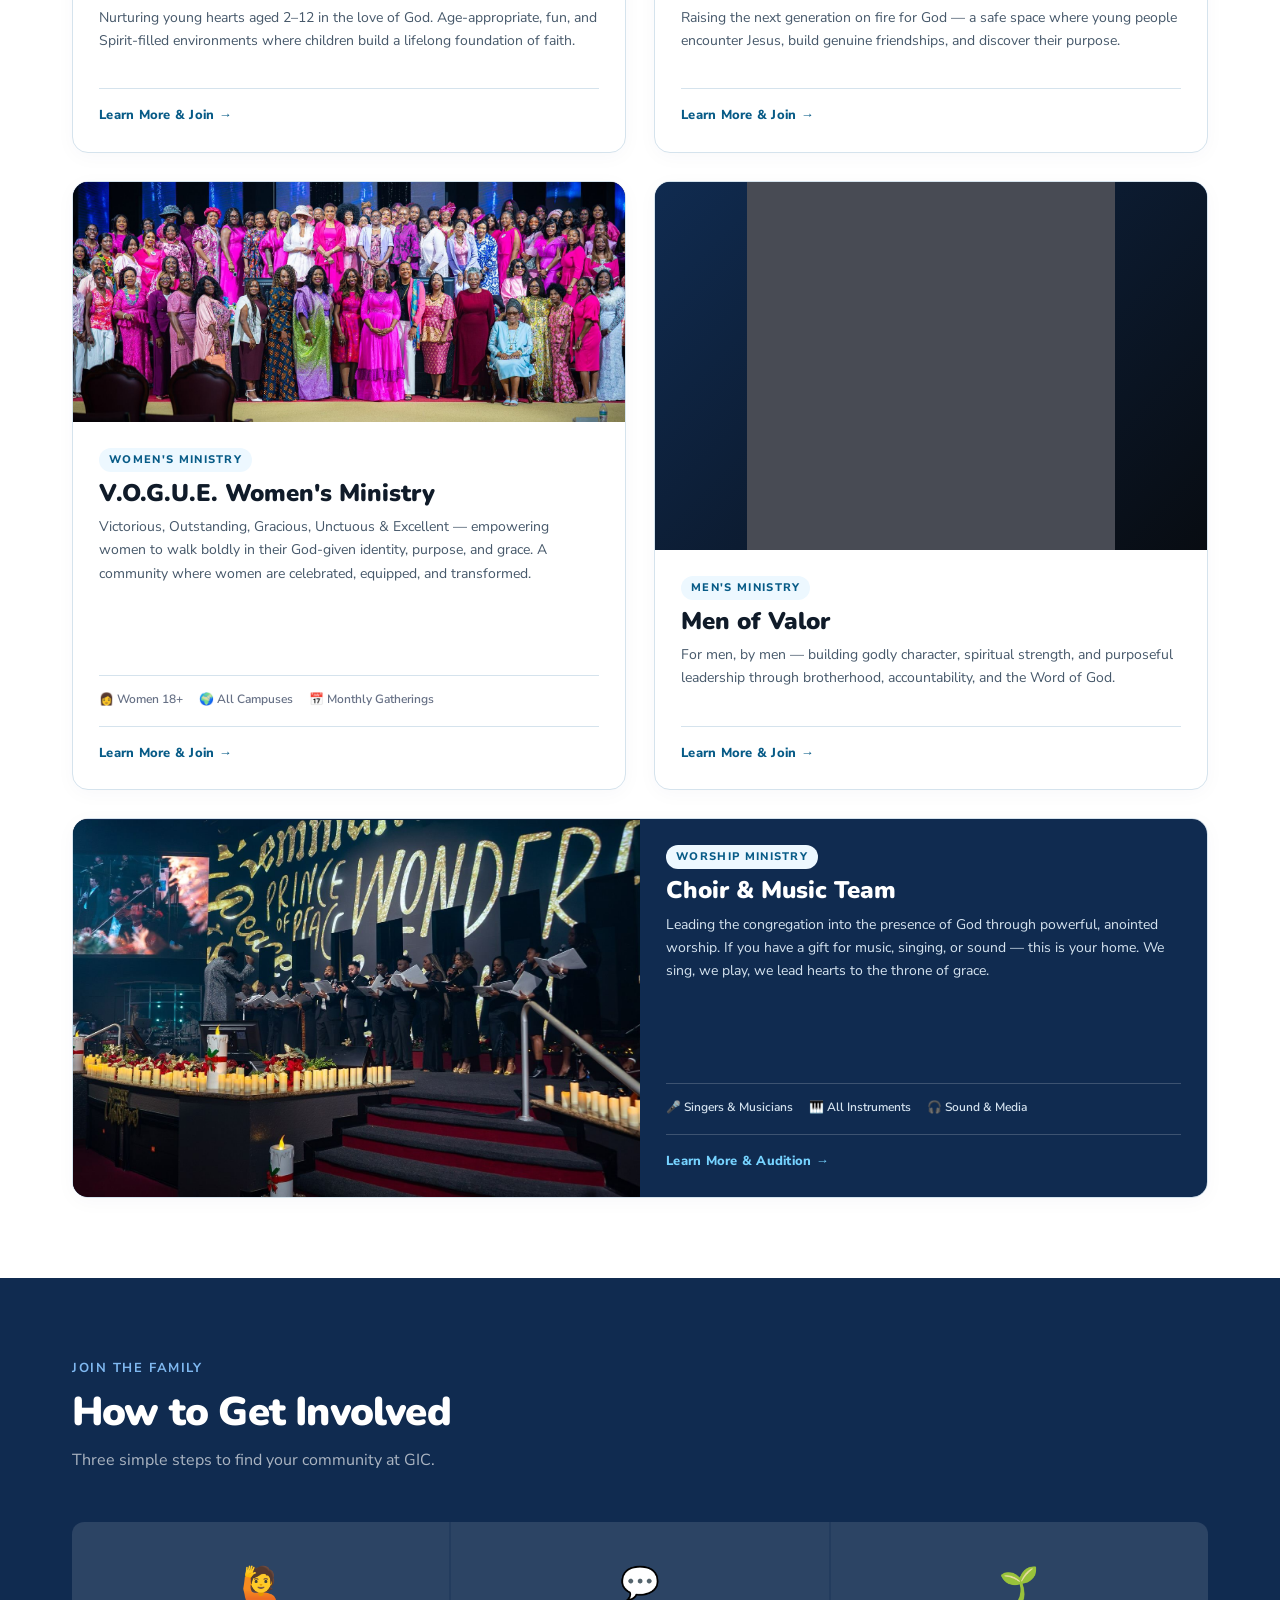
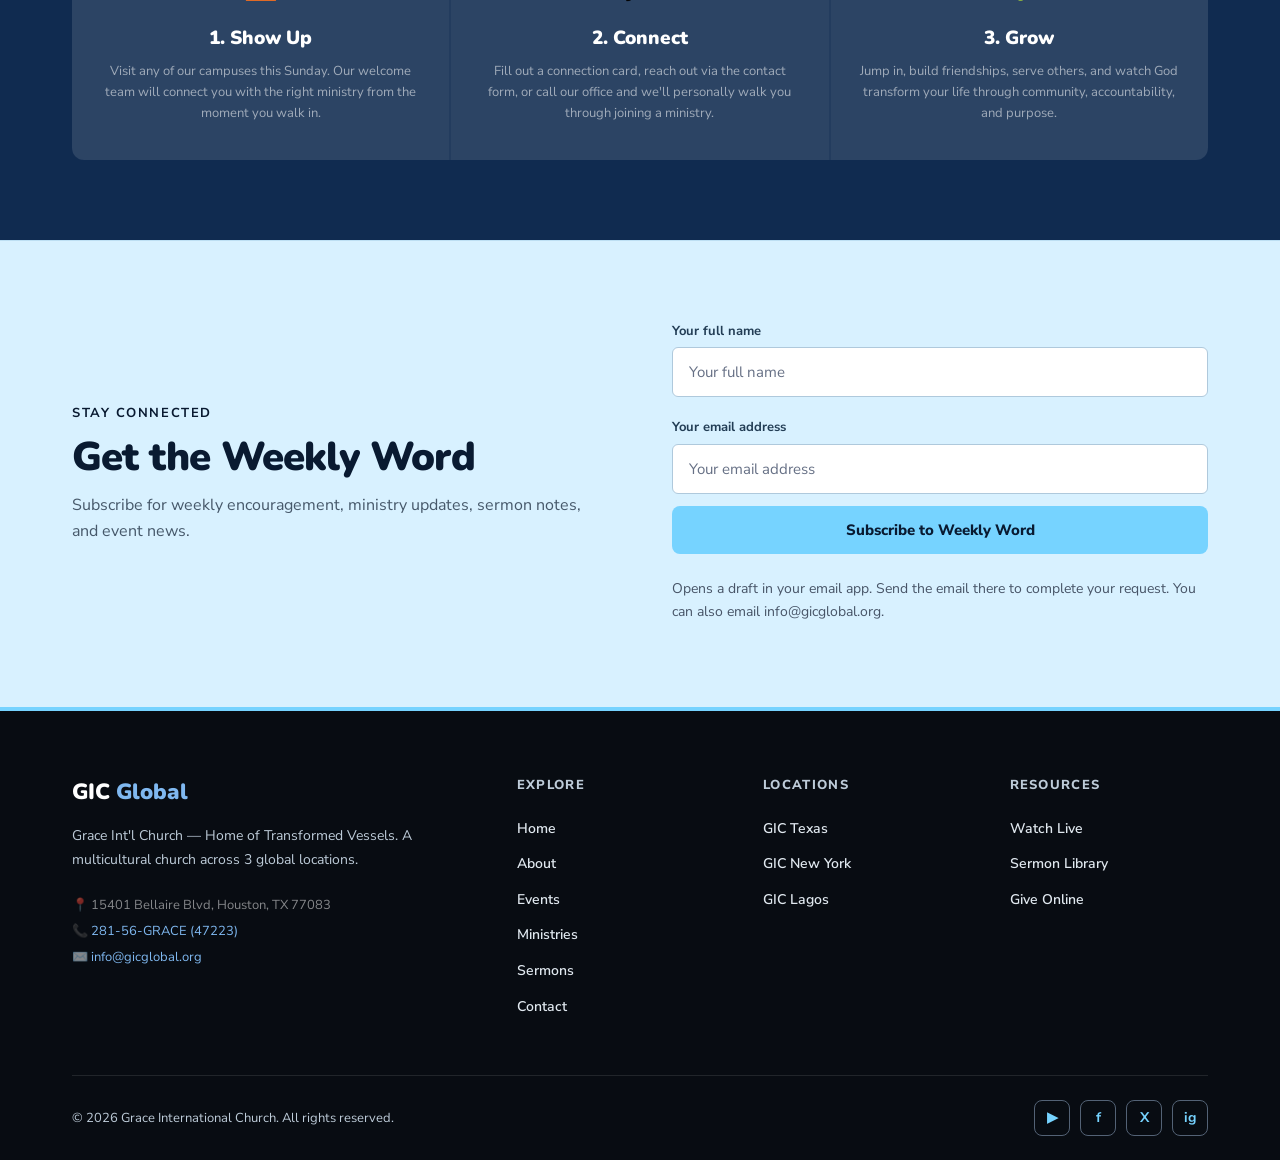
<file: ministries.html>
<!DOCTYPE html>
<html lang="en">
<head>
<meta charset="UTF-8"/>
<meta name="viewport" content="width=device-width, initial-scale=1.0"/>
<title>Find Your Community — Grace International Church</title>
<meta name="description" content="Explore ministries for children, youth, women, men, and worship at Grace International Church. Find ways to connect and get involved."/>
<link href="https://fonts.googleapis.com/css2?family=Nunito+Sans:wght@300;400;600;700;800;900&family=Nunito:wght@400;600;700;800;900&display=swap" rel="stylesheet"/>
<style>
:root{--lw-navy:#0C1F3F;--lw-navy-dark:#081530;--lw-blue:#1B6FBF;--lw-blue-hover:#155499;--lw-blue-light:#EEF5FC;--lw-white:#FFFFFF;--lw-gray-100:#F2F4F7;--lw-gray-900:#101828;--lw-text:#1D2939;--lw-text-light:#475467;--lw-border:#E4E7EC;--lw-gray-500:#667085;--font:'Nunito Sans','Helvetica Neue',Arial,sans-serif;--font-display:'Nunito','Helvetica Neue',Arial,sans-serif;}
*{margin:0;padding:0;box-sizing:border-box;}html{scroll-behavior:smooth;}
body{font-family:var(--font);background:var(--lw-white);color:var(--lw-text);font-size:16px;line-height:1.6;}
.topbar{background:#000;padding:8px 0;text-align:center;font-size:13px;font-weight:600;color:rgba(255,255,255,0.85);}
.topbar a{color:#7FB8F0;text-decoration:none;}
.nav-wrap{background:var(--lw-navy);position:sticky;top:0;z-index:200;box-shadow:0 2px 8px rgba(0,0,0,0.18);}
nav{max-width:1200px;margin:0 auto;padding:0 32px;display:flex;align-items:center;justify-content:space-between;height:72px;}
.nav-logo{display:flex;align-items:center;text-decoration:none;}
.nav-logo-img{height:48px;width:auto;object-fit:contain;}
.nav-logo-fallback{display:none;font-family:var(--font-display);font-size:20px;font-weight:900;color:#fff;}
.nav-links{display:flex;align-items:center;gap:4px;list-style:none;}
.nav-links a{display:block;padding:8px 14px;font-size:14px;font-weight:600;color:rgba(255,255,255,0.88);text-decoration:none;border-radius:6px;transition:background .15s,color .15s;}
.nav-links a:hover,.nav-links a.active{background:rgba(255,255,255,.1);color:#fff;}
.nav-links li{position:relative;}
.nav-links li.has-dropdown>a::after{content:'';display:inline-block;width:0;height:0;margin-left:6px;vertical-align:middle;border-left:4px solid transparent;border-right:4px solid transparent;border-top:5px solid rgba(255,255,255,.7);transition:transform .2s;}
.nav-links li.has-dropdown:hover>a::after{transform:rotate(180deg);}
.nav-dropdown{display:none;position:absolute;top:calc(100% + 8px);left:0;min-width:200px;background:#0C1F3F;border:1px solid rgba(255,255,255,.12);border-radius:8px;box-shadow:0 12px 40px rgba(0,0,0,.35);padding:6px 0;z-index:300;list-style:none;}
.nav-links li.has-dropdown:hover .nav-dropdown{display:block;}
.nav-dropdown li a{display:flex;align-items:center;gap:10px;padding:11px 18px;font-size:14px;font-weight:600;color:rgba(255,255,255,.85);text-decoration:none;border-left:3px solid transparent;transition:all .15s;white-space:nowrap;}
.nav-dropdown li a:hover{background:rgba(255,255,255,.08);color:#fff;border-left-color:#1B6FBF;}
.nav-dropdown::before{content:'';position:absolute;top:-6px;left:18px;width:10px;height:10px;background:#0C1F3F;border-left:1px solid rgba(255,255,255,.12);border-top:1px solid rgba(255,255,255,.12);transform:rotate(45deg);}
.nav-right{display:flex;align-items:center;gap:12px;}
.btn-nav-give{background:var(--lw-blue);color:#fff;font-size:14px;font-weight:700;padding:10px 22px;border-radius:6px;text-decoration:none;transition:background .15s;}
.btn-nav-give:hover{background:var(--lw-blue-hover);}
.btn-nav-watch{background:transparent;border:2px solid rgba(255,255,255,.35);color:#fff;font-size:14px;font-weight:700;padding:8px 20px;border-radius:6px;text-decoration:none;transition:all .15s;}
.btn-nav-watch:hover{border-color:rgba(255,255,255,.8);}
.nav-hamburger{display:none;flex-direction:column;justify-content:center;align-items:center;gap:5px;width:40px;height:40px;background:transparent;border:1.5px solid rgba(255,255,255,.3);border-radius:6px;cursor:pointer;padding:0;}
.nav-hamburger span{display:block;width:20px;height:2px;background:#fff;border-radius:2px;transition:all .3s;transform-origin:center;}
.nav-hamburger.open span:nth-child(1){transform:translateY(7px) rotate(45deg);}
.nav-hamburger.open span:nth-child(2){opacity:0;transform:scaleX(0);}
.nav-hamburger.open span:nth-child(3){transform:translateY(-7px) rotate(-45deg);}
.mobile-nav{display:none;position:fixed;top:0;left:0;right:0;bottom:0;z-index:199;pointer-events:none;}
.mobile-nav.open{pointer-events:all;}
.mobile-nav-overlay{position:absolute;inset:0;background:rgba(0,0,0,.55);opacity:0;transition:opacity .3s;}
.mobile-nav.open .mobile-nav-overlay{opacity:1;}
.mobile-nav-drawer{position:absolute;top:0;right:0;width:min(320px,88vw);height:100%;background:var(--lw-navy);transform:translateX(100%);transition:transform .35s cubic-bezier(.4,0,.2,1);display:flex;flex-direction:column;overflow-y:auto;}
.mobile-nav.open .mobile-nav-drawer{transform:translateX(0);}
.mobile-nav-header{display:flex;align-items:center;justify-content:space-between;padding:20px 24px;border-bottom:1px solid rgba(255,255,255,.1);}
.mobile-nav-logo{font-family:var(--font-display);font-size:18px;font-weight:900;color:#fff;}
.mobile-nav-logo span{color:#7FB8F0;}
.mobile-nav-close{width:36px;height:36px;border-radius:6px;background:rgba(255,255,255,.08);border:1px solid rgba(255,255,255,.15);color:#fff;font-size:20px;cursor:pointer;display:flex;align-items:center;justify-content:center;}
.mobile-nav-links{list-style:none;padding:12px 0;flex:1;}
.mobile-nav-links li a{display:block;padding:14px 24px;font-size:16px;font-weight:700;color:rgba(255,255,255,.88);text-decoration:none;border-left:3px solid transparent;transition:all .15s;}
.mobile-nav-links li a:hover,.mobile-nav-links li a.active{background:rgba(255,255,255,.07);color:#fff;border-left-color:var(--lw-blue);}
.mobile-nav-links li.mob-has-dropdown>a{display:flex;align-items:center;justify-content:space-between;}
.mob-dd-arrow{display:inline-flex;align-items:center;justify-content:center;width:24px;height:24px;font-size:12px;color:rgba(255,255,255,.5);transition:transform .25s;}
.mobile-nav-links li.mob-has-dropdown.open>a .mob-dd-arrow{transform:rotate(180deg);}
.mob-submenu{list-style:none;max-height:0;overflow:hidden;transition:max-height .3s;background:rgba(0,0,0,.2);}
.mobile-nav-links li.mob-has-dropdown.open .mob-submenu{max-height:200px;}
.mob-submenu li a{display:flex;align-items:center;gap:10px;padding:12px 24px 12px 36px;font-size:14px;font-weight:600;color:rgba(255,255,255,.75);text-decoration:none;border-left:3px solid transparent;transition:all .15s;}
.mob-submenu li a:hover{background:rgba(255,255,255,.05);color:#fff;border-left-color:var(--lw-blue);}
.mobile-nav-footer{padding:20px 24px;border-top:1px solid rgba(255,255,255,.1);display:flex;flex-direction:column;gap:10px;}
.mobile-nav-footer a{display:block;text-align:center;padding:13px;border-radius:6px;font-size:15px;font-weight:700;text-decoration:none;}
.mobile-btn-watch{border:2px solid rgba(255,255,255,.35);color:#fff;}
.mobile-btn-give{background:var(--lw-blue);color:#fff;}
.mobile-nav-contact{padding:0 24px 24px;font-size:12px;color:rgba(255,255,255,.4);line-height:1.8;}
.mobile-nav-contact a{color:#7FB8F0;text-decoration:none;}

/* PAGE HERO */
.page-hero{padding:80px 0 72px;position:relative;overflow:hidden;}
.page-hero-inner{max-width:1200px;margin:0 auto;padding:0 32px;position:relative;z-index:2;}
.hero-bg-svg{position:absolute;right:0;top:0;bottom:0;width:48%;opacity:.08;pointer-events:none;}
.breadcrumb{display:flex;align-items:center;gap:8px;font-size:13px;font-weight:600;color:rgba(255,255,255,.5);margin-bottom:16px;}
.breadcrumb a{color:#7FB8F0;text-decoration:none;}
.breadcrumb-sep{color:rgba(255,255,255,.3);}
.page-eyebrow{display:inline-block;background:var(--lw-blue);color:#fff;font-size:12px;font-weight:700;letter-spacing:.12em;text-transform:uppercase;padding:5px 14px;border-radius:4px;margin-bottom:16px;}
.page-h1{font-family:var(--font-display);font-size:clamp(36px,5vw,60px);font-weight:900;color:#fff;line-height:1.08;letter-spacing:-.02em;margin-bottom:16px;}
.page-sub{font-size:18px;color:rgba(255,255,255,.75);max-width:540px;line-height:1.65;}

/* SHARED */
.section{padding:80px 0;}
.section-inner{max-width:1200px;margin:0 auto;padding:0 32px;}
.section-label{font-size:13px;font-weight:700;letter-spacing:.12em;text-transform:uppercase;color:var(--lw-blue);margin-bottom:10px;}
.section-h2{font-family:var(--font-display);font-size:clamp(26px,4vw,40px);font-weight:900;color:var(--lw-gray-900);line-height:1.15;letter-spacing:-.02em;margin-bottom:14px;}
.section-sub{font-size:16px;color:var(--lw-text-light);line-height:1.65;max-width:580px;}
.btn-primary{background:var(--lw-blue);color:#fff;font-size:15px;font-weight:700;padding:14px 32px;border-radius:6px;text-decoration:none;display:inline-block;transition:background .15s;}
.btn-primary:hover{background:var(--lw-blue-hover);}

/* MINISTRY OVERVIEW GRID */
.ministries-grid{display:grid;grid-template-columns:repeat(3,1fr);gap:28px;margin-top:52px;}
.min-card-big{border-radius:16px;overflow:hidden;border:1px solid var(--lw-border);background:var(--lw-white);transition:box-shadow .25s,transform .25s;cursor:pointer;text-decoration:none;display:block;}
.min-card-big:hover{box-shadow:0 16px 48px rgba(0,0,0,.12);transform:translateY(-4px);}
.min-card-big.wide{grid-column:span 2;}
.min-card-img{height:220px;position:relative;overflow:hidden;display:flex;align-items:center;justify-content:center;}
.min-card-big.wide .min-card-img{height:260px;}
.min-card-img img{width:100%;height:100%;object-fit:cover;transition:transform .5s;}
.min-card-big:hover .min-card-img img{transform:scale(1.05);}
.min-img-placeholder{position:absolute;inset:0;display:flex;flex-direction:column;align-items:center;justify-content:center;gap:10px;}
.min-img-placeholder-icon{font-size:52px;}
.min-img-placeholder-text{font-family:var(--font-display);font-size:16px;font-weight:900;color:rgba(255,255,255,.3);text-transform:uppercase;letter-spacing:.08em;}
.min-card-body{padding:24px 26px 28px;}
.min-card-tag{font-size:11px;font-weight:800;letter-spacing:.12em;text-transform:uppercase;margin-bottom:8px;display:inline-block;padding:3px 10px;border-radius:20px;}
.min-card-title{font-family:var(--font-display);font-size:22px;font-weight:900;color:var(--lw-gray-900);margin-bottom:8px;line-height:1.15;}
.min-card-big.wide .min-card-title{font-size:26px;}
.min-card-desc{font-size:14px;color:var(--lw-text-light);line-height:1.65;margin-bottom:20px;}
.min-card-link{font-size:13px;font-weight:800;color:var(--lw-blue);display:inline-flex;align-items:center;gap:6px;letter-spacing:.02em;}
.min-card-meta{display:flex;align-items:center;gap:16px;margin-top:14px;padding-top:14px;border-top:1px solid var(--lw-border);}
.min-card-meta-item{display:flex;align-items:center;gap:6px;font-size:12px;color:var(--lw-gray-500);font-weight:600;}

/* MINISTRY DETAIL MODALS */
.modal-overlay{position:fixed;inset:0;background:rgba(8,21,48,.85);z-index:500;display:none;align-items:center;justify-content:center;padding:20px;backdrop-filter:blur(4px);}
.modal-overlay.open{display:flex;}
.modal-box{background:var(--lw-white);border-radius:20px;max-width:760px;width:100%;max-height:90vh;overflow-y:auto;position:relative;animation:modalIn .3s ease;}
@keyframes modalIn{from{opacity:0;transform:translateY(24px)}to{opacity:1;transform:translateY(0)}}
.modal-close{position:absolute;top:16px;right:16px;width:36px;height:36px;border-radius:50%;background:var(--lw-gray-100);border:none;font-size:18px;cursor:pointer;display:flex;align-items:center;justify-content:center;color:var(--lw-text);z-index:2;transition:background .15s;}
.modal-close:hover{background:var(--lw-border);}
.modal-header{height:260px;position:relative;overflow:hidden;border-radius:20px 20px 0 0;}
.modal-header img{width:100%;height:100%;object-fit:cover;}
.modal-header-placeholder{width:100%;height:100%;display:flex;align-items:center;justify-content:center;gap:16px;}
.modal-header-overlay{position:absolute;inset:0;background:linear-gradient(to top,rgba(8,21,48,.9) 0%,rgba(8,21,48,.3) 100%);}
.modal-header-content{position:absolute;bottom:0;left:0;right:0;padding:28px 32px;}
.modal-tag{font-size:11px;font-weight:800;letter-spacing:.15em;text-transform:uppercase;color:#7FB8F0;margin-bottom:8px;display:block;}
.modal-title{font-family:var(--font-display);font-size:32px;font-weight:900;color:#fff;line-height:1.1;}
.modal-body{padding:32px;}
.modal-body p{font-size:15px;color:var(--lw-text-light);line-height:1.8;margin-bottom:16px;}
.modal-body p:last-of-type{margin-bottom:0;}
.modal-highlights{display:grid;grid-template-columns:repeat(2,1fr);gap:14px;margin:24px 0;}
.modal-highlight{background:var(--lw-blue-light);border-radius:10px;padding:16px 18px;display:flex;align-items:flex-start;gap:12px;}
.modal-highlight-icon{font-size:20px;flex-shrink:0;}
.modal-highlight-text{font-size:13px;font-weight:700;color:var(--lw-text);line-height:1.4;}
.modal-actions{display:flex;gap:12px;margin-top:28px;flex-wrap:wrap;}
.modal-btn-primary{background:var(--lw-blue);color:#fff;font-size:14px;font-weight:700;padding:12px 28px;border-radius:6px;text-decoration:none;transition:background .15s;}
.modal-btn-primary:hover{background:var(--lw-blue-hover);}
.modal-btn-outline{border:1.5px solid var(--lw-border);color:var(--lw-text);font-size:14px;font-weight:700;padding:11px 24px;border-radius:6px;text-decoration:none;transition:all .15s;}
.modal-btn-outline:hover{border-color:var(--lw-blue);color:var(--lw-blue);}

/* GET INVOLVED */
.involve-section{background:var(--lw-navy);padding:80px 0;}
.involve-grid{display:grid;grid-template-columns:repeat(3,1fr);gap:2px;background:rgba(255,255,255,.08);border-radius:12px;overflow:hidden;margin-top:48px;}
.involve-card{background:rgba(255,255,255,.04);padding:36px 28px;transition:background .15s;text-align:center;}
.involve-card:hover{background:rgba(255,255,255,.09);}
.involve-icon{font-size:32px;margin-bottom:14px;}
.involve-title{font-family:var(--font-display);font-size:19px;font-weight:900;color:#fff;margin-bottom:8px;}
.involve-desc{font-size:13px;color:rgba(255,255,255,.55);line-height:1.6;}

/* STATS */
.stats-band{background:var(--lw-blue-light);padding:60px 0;}
.stats-row{display:grid;grid-template-columns:repeat(5,1fr);gap:1px;background:var(--lw-border);border-radius:12px;overflow:hidden;}
.stat-cell{background:var(--lw-white);padding:32px 20px;text-align:center;}
.stat-num{font-family:var(--font-display);font-size:40px;font-weight:900;color:var(--lw-blue);line-height:1;letter-spacing:-.02em;}
.stat-label{font-size:13px;color:var(--lw-text-light);font-weight:600;margin-top:6px;}

/* NEWSLETTER */
.newsletter{background:var(--lw-gray-100);padding:72px 0;}
.newsletter-inner{max-width:1200px;margin:0 auto;padding:0 32px;display:grid;grid-template-columns:1fr 1fr;gap:64px;align-items:center;}
.newsletter-text .section-h2{margin-bottom:12px;}
.newsletter-text p{font-size:16px;color:var(--lw-text-light);line-height:1.65;}
.nl-form{display:flex;flex-direction:column;gap:12px;}
.nl-form input{padding:14px 16px;border:1.5px solid var(--lw-border);border-radius:6px;font-family:var(--font);font-size:15px;color:var(--lw-text);background:var(--lw-white);outline:none;transition:border-color .15s;}
.nl-form input:focus{border-color:var(--lw-blue);}
.nl-form input::placeholder{color:var(--lw-gray-500);}
.nl-form button{background:var(--lw-blue);color:#fff;font-family:var(--font);font-size:15px;font-weight:700;padding:14px;border:none;border-radius:6px;cursor:pointer;transition:background .15s;}
.nl-form button:hover{background:var(--lw-blue-hover);}

/* FOOTER */
footer{background:var(--lw-navy-dark);padding:64px 0 0;}
.footer-inner{max-width:1200px;margin:0 auto;padding:0 32px;}
.footer-grid{display:grid;grid-template-columns:2fr 1fr 1fr 1fr;gap:48px;padding-bottom:56px;border-bottom:1px solid rgba(255,255,255,.1);}
.footer-brand-name{font-family:var(--font-display);font-size:22px;font-weight:900;color:#fff;margin-bottom:14px;}
.footer-brand-name span{color:#7FB8F0;}
.footer-brand-p{font-size:14px;color:rgba(255,255,255,.5);line-height:1.7;margin-bottom:20px;}
.footer-contact-info{font-size:13px;color:rgba(255,255,255,.5);line-height:2;}
.footer-contact-info a{color:#7FB8F0;text-decoration:none;}
.footer-col-title{font-size:13px;font-weight:800;letter-spacing:.1em;text-transform:uppercase;color:rgba(255,255,255,.5);margin-bottom:20px;}
.footer-links{list-style:none;display:flex;flex-direction:column;gap:10px;}
.footer-links a{font-size:14px;color:rgba(255,255,255,.7);text-decoration:none;font-weight:600;transition:color .15s;}
.footer-links a:hover{color:#7FB8F0;}
.footer-bottom{padding:24px 0;display:flex;align-items:center;justify-content:space-between;flex-wrap:wrap;gap:16px;}
.footer-bottom p{font-size:13px;color:rgba(255,255,255,.4);}
.social-row{display:flex;gap:10px;}
.social-btn{width:36px;height:36px;border-radius:8px;border:1px solid rgba(255,255,255,.15);display:flex;align-items:center;justify-content:center;font-size:14px;color:rgba(255,255,255,.6);text-decoration:none;transition:all .15s;font-weight:700;}
.social-btn:hover{border-color:#7FB8F0;color:#7FB8F0;}
.fade-up{opacity:0;transform:translateY(28px);transition:opacity .65s ease,transform .65s ease;}
.fade-up.visible{opacity:1;transform:translateY(0);}

@media(max-width:960px){
  nav{padding:0 20px;}.nav-links,.nav-right{display:none;}.nav-hamburger{display:flex;}.mobile-nav{display:block;}
  .section-inner,.newsletter-inner,.footer-inner{padding:0 20px;}
  .ministries-grid{grid-template-columns:1fr;}.min-card-big.wide{grid-column:span 1;}
  .involve-grid{grid-template-columns:1fr 1fr;}
  .stats-row{grid-template-columns:repeat(3,1fr);}
  .newsletter-inner{grid-template-columns:1fr;gap:32px;}
  .footer-grid{grid-template-columns:1fr 1fr;gap:32px;}
  .modal-highlights{grid-template-columns:1fr;}
}
@media(max-width:600px){
  .involve-grid,.stats-row{grid-template-columns:1fr 1fr;}
  .footer-grid{grid-template-columns:1fr;}
  .topbar{font-size:11px;padding:6px 12px;}
}
</style>
<link rel="stylesheet" href="site.css"/>
<link rel="stylesheet" href="events.css"/>
<meta property="og:type" content="website"/>
<meta property="og:title" content="Find Your Community — Grace International Church"/>
<meta property="og:description" content="Explore ministries for children, youth, women, men, and worship at Grace International Church. Find ways to connect and get involved."/>
<link rel="stylesheet" href="theme.css"/>
</head>
<body>
<a class="skip-link" href="#mainContent">Skip to content</a>

<div class="topbar">
  📞 24/7 Prayer Line: <a href="tel:2815647223">281-56-GRACE (47223)</a> &nbsp;·&nbsp; ✉️ <a href="mailto:info@gicglobal.org"><span class="__cf_email__" data-cfemail="026b6c646d42656b61656e6d60636e2c6d7065">info@gicglobal.org</span></a> &nbsp;·&nbsp; 💬 Text: <a href="sms:3467352827">(346) 735-2827</a>
</div>

<div class="nav-wrap">
  <nav>
    <a href="index.html" class="nav-logo">
      <img src="images/logowhite.png" alt="GIC Global" class="nav-logo-img" onerror="this.style.display='none';this.nextElementSibling.style.display='inline';" />

      <span class="nav-logo-fallback">GIC <span style="color:#7FB8F0;">Global</span></span>
    </a>
    <ul class="nav-links">
<li><a href="index.html">Home</a></li><li><a href="about.html">About</a></li>
<li class="has-dropdown"><a href="#">Locations</a><ul class="nav-dropdown"><li><a href="location-texas.html">GIC Houston</a></li><li><a href="location-newyork.html">GIC New York</a></li><li><a href="location-lagos.html">GIC Lagos</a></li></ul></li>
<li><a href="events.html">Events</a></li><li><a href="ministries.html">Ministries</a></li><li><a href="sermons.html">Sermons</a></li><li><a href="contact.html">Contact</a></li></ul>
    <div class="nav-right">
      <a href="https://www.youtube.com/@GicglobalTX" target="_blank" class="btn-nav-watch" rel="noopener">▶ Watch Live</a>
      <a href="give.html" class="btn-nav-give">Give</a>
    </div>
    <button class="nav-hamburger" id="hamburger" aria-label="Open menu">
      <span></span><span></span><span></span>
    </button>
  </nav>
</div>

<!-- MOBILE NAV DRAWER -->
<div class="mobile-nav" id="mobileNav">
  <div class="mobile-nav-overlay" id="mobileOverlay"></div>
  <div class="mobile-nav-drawer">
    <div class="mobile-nav-header">
      <span class="mobile-nav-logo">GIC <span>Global</span></span>
      <button class="mobile-nav-close" id="mobileClose">✕</button>
    </div>
    <ul class="mobile-nav-links">
<li><a href="index.html">Home</a></li><li><a href="about.html">About</a></li>
<li class="mob-has-dropdown"><a href="#"><span>Locations</span><span class="mob-dd-arrow" aria-hidden="true">▾</span></a><ul class="mob-submenu"><li><a href="location-texas.html">GIC Houston</a></li><li><a href="location-newyork.html">GIC New York</a></li><li><a href="location-lagos.html">GIC Lagos</a></li></ul></li>
<li><a href="events.html">Events</a></li><li><a href="ministries.html">Ministries</a></li><li><a href="sermons.html">Sermons</a></li><li><a href="contact.html">Contact</a></li></ul>
    <div class="mobile-nav-footer">
      <a href="https://www.youtube.com/@GicglobalTX" target="_blank" class="mobile-btn-watch" rel="noopener">▶ Watch Live</a>
      <a href="give.html" class="mobile-btn-give">Give Online</a>
    </div>
    <div class="mobile-nav-contact">
      📞 <a href="tel:2815647223">281-56-GRACE (47223)</a><br/>
      ✉️ <a href="mailto:info@gicglobal.org"><span class="__cf_email__" data-cfemail="6801060e07280f010b0f04070a090446071a0f">info@gicglobal.org</span></a>
    </div>
  </div>
</div>

<main id="mainContent">
<!-- PAGE HERO -->
<section class="page-hero">
  <svg class="hero-bg-svg" viewBox="0 0 600 500" xmlns="http://www.w3.org/2000/svg">
    <g fill="white">
      <circle cx="200" cy="200" r="80" fill="none" stroke="white" stroke-width="2"/>
      <circle cx="400" cy="200" r="80" fill="none" stroke="white" stroke-width="2"/>
      <circle cx="300" cy="340" r="80" fill="none" stroke="white" stroke-width="2"/>
      <line x1="200" y1="200" x2="400" y2="200" stroke="white" stroke-width="1.5" opacity=".5"/>
      <line x1="200" y1="200" x2="300" y2="340" stroke="white" stroke-width="1.5" opacity=".5"/>
      <line x1="400" y1="200" x2="300" y2="340" stroke="white" stroke-width="1.5" opacity=".5"/>
    </g>
  </svg>
  <div class="page-hero-inner">
    <nav class="site-breadcrumb" aria-label="Breadcrumb"><ol><li><a href="index.html"><svg viewBox="0 0 24 24" width="16" height="16" fill="none" stroke="currentColor" stroke-width="1.8" stroke-linecap="round" stroke-linejoin="round" aria-hidden="true" focusable="false"><path d="m3 10 9-7 9 7v10H3Z"/><path d="M9 20v-7h6v7"/></svg><span>Home</span></a></li><li><span aria-current="page">Ministries</span></li></ol></nav>
    <div class="page-eyebrow">Get Involved</div>
    <h1 class="page-h1">Find Your Place<br/>in the Family</h1>
    <p class="page-sub">At Grace Int'l Church, there's a community for every season of life. Discover where you belong and grow together in faith, purpose, and community.</p>
  </div>
</section>

<!-- STATS -->
<div class="stats-band fade-up">
  <div class="section-inner">
    <div class="stats-row">
      <div class="stat-cell"><div class="stat-num">5</div><div class="stat-label">Active Ministries</div></div>
      <div class="stat-cell"><div class="stat-num">35<span style="font-size:24px">+</span></div><div class="stat-label">Nations Represented</div></div>
      <div class="stat-cell"><div class="stat-num">3</div><div class="stat-label">Global Campuses</div></div>
      <div class="stat-cell"><div class="stat-num">27<span style="font-size:24px">+</span></div><div class="stat-label">Years of Ministry</div></div>
      <div class="stat-cell"><div class="stat-num">∞</div><div class="stat-label">Lives Transformed</div></div>
    </div>
  </div>
</div>

<!-- MINISTRIES GRID -->
<section class="section fade-up">
  <div class="section-inner">
    <div class="section-label">Our Ministries</div>
    <h2 class="section-h2">Every Ministry, One Mission</h2>
    <p class="section-sub">Click any ministry to learn more, discover how to join, and connect with the community.</p>

    <div class="ministries-grid">
<div class="min-card-big" onclick="openModal('children')">
        <div class="min-card-img has-ministry-photo" style="background:linear-gradient(135deg,#0a2a0a 0%,#1a6a20 100%);">
<img src="images/ministries/children.jpg" alt="Children singing together during a church service" width="1440" height="961" loading="lazy" decoding="async"/>
          
          <div class="min-img-placeholder" style="background:linear-gradient(135deg,#0a2a0a,#1a6a20);">
            <span class="min-img-placeholder-icon">⭐</span>
            <span class="min-img-placeholder-text">Grace Children</span>
          </div>
        </div>
        <div class="min-card-body">
          <span class="min-card-tag" style="background:#edfbf2;color:#1a6a20;">Children's Ministry</span>
          <h3 class="min-card-title">Grace Children</h3>
          <div class="min-card-desc">Nurturing young hearts aged 2–12 in the love of God. Age-appropriate, fun, and Spirit-filled environments where children build a lifelong foundation of faith.</div>
          <div class="min-card-link" style="margin-top:16px;">Learn More & Join →</div>
        </div>
      </div>

<div class="min-card-big" onclick="openModal('youth')">
        <div class="min-card-img has-ministry-photo" style="background:linear-gradient(135deg,#1a0a3a 0%,#4a2090 100%);">
<img src="images/ministries/one-way-youth.jpg" alt="One Way Youth ministry gathering at church" width="3909" height="2604" loading="lazy" decoding="async"/>
          <div class="min-img-placeholder" style="background:linear-gradient(135deg,#1a0a3a,#4a2090);">
            <span class="min-img-placeholder-icon">🔥</span>
            <span class="min-img-placeholder-text">One Way Youth</span>
          </div>
        </div>
        <div class="min-card-body">
          <span class="min-card-tag" style="background:#f0eeff;color:#4a2090;">Youth Ministry</span>
          <h3 class="min-card-title">One Way Youth Ministry</h3>
          <div class="min-card-desc">Raising the next generation on fire for God — a safe space where young people encounter Jesus, build genuine friendships, and discover their purpose.</div>
          <div class="min-card-link" style="margin-top:16px;">Learn More & Join →</div>
        </div>
      </div>

<div class="min-card-big" onclick="openModal('vogue')">
        <div class="min-card-img" style="background:linear-gradient(135deg,#4a1040 0%,#8a2070 100%);">
          <img src="images/vogue.jpg" alt="VOGUE Women's Ministry" onerror="this.style.display='none'"/>
          <div class="min-img-placeholder" style="background:linear-gradient(135deg,#4a1040,#8a2070);">
            <span class="min-img-placeholder-icon">👑</span>
            <span class="min-img-placeholder-text">VOGUE Women</span>
          </div>
        </div>
        <div class="min-card-body">
          <span class="min-card-tag" style="background:#fce8f5;color:#8a2070;">Women's Ministry</span>
          <h3 class="min-card-title">V.O.G.U.E. Women's Ministry</h3>
          <div class="min-card-desc">Victorious, Outstanding, Gracious, Unctuous &amp; Excellent — empowering women to walk boldly in their God-given identity, purpose, and grace. A community where women are celebrated, equipped, and transformed.</div>
          <div class="min-card-meta">
            <span class="min-card-meta-item">👩 Women 18+</span>
            <span class="min-card-meta-item">🌍 All Campuses</span>
            <span class="min-card-meta-item">📅 Monthly Gatherings</span>
          </div>
          <div class="min-card-link" style="margin-top:16px;">Learn More & Join →</div>
        </div>
      </div>

<div class="min-card-big" onclick="openModal('men')">
        <div class="min-card-img has-ministry-photo" style="background:linear-gradient(135deg,#0c1f3f 0%,#1b4a8a 100%);">
<img src="images/ministries/men.jpg" alt="Men of Valor ministry group gathered at church" width="2568" height="1712" loading="lazy" decoding="async"/>
          <div class="min-img-placeholder" style="background:linear-gradient(135deg,#0c1f3f,#1b4a8a);">
            <span class="min-img-placeholder-icon">⚔️</span>
            <span class="min-img-placeholder-text">Men of Valor</span>
          </div>
        </div>
        <div class="min-card-body">
          <span class="min-card-tag" style="background:#eef2ff;color:#1b4a8a;">Men's Ministry</span>
          <h3 class="min-card-title">Men of Valor</h3>
          <div class="min-card-desc">For men, by men — building godly character, spiritual strength, and purposeful leadership through brotherhood, accountability, and the Word of God.</div>
          <div class="min-card-link" style="margin-top:16px;">Learn More & Join →</div>
        </div>
      </div>

<div class="min-card-big ministry-feature" onclick="openModal('choir')">
        <div class="min-card-img has-ministry-photo" style="background:linear-gradient(135deg,#1a0a10 0%,#4a1020 100%);">
<img src="images/ministries/choir.jpg" alt="The church choir singing together on stage" width="1440" height="959" loading="lazy" decoding="async"/>
          
          <div class="min-img-placeholder" style="background:linear-gradient(135deg,#1a0a10,#4a1020);">
            <span class="min-img-placeholder-icon">🎵</span>
            <span class="min-img-placeholder-text">Choir & Music</span>
          </div>
        </div>
        <div class="min-card-body">
          <span class="min-card-tag" style="background:#fff0f0;color:#8a1020;">Worship Ministry</span>
          <h3 class="min-card-title">Choir & Music Team</h3>
          <div class="min-card-desc">Leading the congregation into the presence of God through powerful, anointed worship. If you have a gift for music, singing, or sound — this is your home. We sing, we play, we lead hearts to the throne of grace.</div>
          <div class="min-card-meta">
            <span class="min-card-meta-item">🎤 Singers & Musicians</span>
            <span class="min-card-meta-item">🎹 All Instruments</span>
            <span class="min-card-meta-item">🎧 Sound & Media</span>
          </div>
          <div class="min-card-link" style="margin-top:16px;">Learn More & Audition →</div>
        </div>
      </div>
</div>
  </div>
</section>

<!-- GET INVOLVED -->
<section class="involve-section fade-up">
  <div class="section-inner">
    <div class="section-label" style="color:#7FB8F0;">Join the Family</div>
    <h2 class="section-h2" style="color:#fff;margin-bottom:12px;">How to Get Involved</h2>
    <p class="section-sub" style="color:rgba(255,255,255,.65);margin-bottom:0;">Three simple steps to find your community at GIC.</p>
    <div class="involve-grid">
      <div class="involve-card">
        <div class="involve-icon">🙋</div>
        <div class="involve-title">1. Show Up</div>
        <div class="involve-desc">Visit any of our campuses this Sunday. Our welcome team will connect you with the right ministry from the moment you walk in.</div>
      </div>
      <div class="involve-card">
        <div class="involve-icon">💬</div>
        <div class="involve-title">2. Connect</div>
        <div class="involve-desc">Fill out a connection card, reach out via the contact form, or call our office and we'll personally walk you through joining a ministry.</div>
      </div>
      <div class="involve-card">
        <div class="involve-icon">🌱</div>
        <div class="involve-title">3. Grow</div>
        <div class="involve-desc">Jump in, build friendships, serve others, and watch God transform your life through community, accountability, and purpose.</div>
      </div>
    </div>
  </div>
</section>

<!-- MINISTRY MODALS -->
<div class="modal-overlay" id="modal-vogue" onclick="closeModal(event)">
  <div class="modal-box">
    <button class="modal-close" onclick="closeModal()">✕</button>
    <div class="modal-header" style="background:linear-gradient(135deg,#4a1040,#8a2070);">
      <img src="images/vogue.jpg" alt="" onerror="this.style.display='none'"/>
      <div class="modal-header-overlay"></div>
      <div class="modal-header-content">
        <span class="modal-tag">Women's Ministry</span>
        <div class="modal-title">V.O.G.U.E. Women's Ministry</div>
      </div>
    </div>
    <div class="modal-body">
      <p>V.O.G.U.E. stands for <strong>Victorious, Outstanding, Gracious, Unctuous &amp; Excellent</strong> — a ministry designed by God for the modern woman of faith. We exist to empower women to walk boldly in their identity, gifts, and purpose.</p>
      <p>Through conferences, fellowships, mentorship, and discipleship, VOGUE builds a sisterhood where women are celebrated, supported, and challenged to go deeper in their walk with God.</p>
      <div class="modal-highlights">
        <div class="modal-highlight"><span class="modal-highlight-icon">🌸</span><span class="modal-highlight-text">Monthly fellowship gatherings &amp; conferences</span></div>
        <div class="modal-highlight"><span class="modal-highlight-icon">📖</span><span class="modal-highlight-text">Women's Bible study &amp; discipleship groups</span></div>
        <div class="modal-highlight"><span class="modal-highlight-icon">🤝</span><span class="modal-highlight-text">Mentorship &amp; personal development programs</span></div>
        <div class="modal-highlight"><span class="modal-highlight-icon">🌍</span><span class="modal-highlight-text">Open to women at all GIC campus locations</span></div>
      </div>
      <div class="modal-actions">
        <a href="contact.html" class="modal-btn-primary">Join VOGUE Ministry</a>
      </div>
    </div>
  </div>
</div>

<div class="modal-overlay" id="modal-men" onclick="closeModal(event)">
  <div class="modal-box">
    <button class="modal-close" onclick="closeModal()">✕</button>
    <div class="modal-header has-ministry-photo" style="background:linear-gradient(135deg,#0c1f3f,#1b4a8a);">
<img src="images/ministries/men.jpg" alt="Men of Valor ministry group gathered at church" width="2568" height="1712" loading="lazy" decoding="async"/>
      
      <div class="modal-header-overlay"></div>
      <div class="modal-header-content">
        <span class="modal-tag">Men's Ministry</span>
        <div class="modal-title">Men of Valor</div>
      </div>
    </div>
    <div class="modal-body">
      <p>The Grace Int'l Church Men's Ministry — <strong>Men of Valor</strong> — is for men, by men. We exist to support and address the issues specific to men in today's world, through the lens of Scripture.</p>
      <p>Men of Valor Internationally jumpstarts men's discipleship through conferences, emphasizing biblical principles and practices. We host programs for spiritual empowerment, marital enrichment, financial empowerment, and so much more.</p>
      <p>Come experience acceptance, mentorship, fellowship, and life transformation through the Word of God in an open, loving, and accountable environment.</p>
      <div class="modal-highlights">
        <div class="modal-highlight"><span class="modal-highlight-icon">💪</span><span class="modal-highlight-text">Spiritual empowerment &amp; biblical discipleship</span></div>
        <div class="modal-highlight"><span class="modal-highlight-icon">💍</span><span class="modal-highlight-text">Marital enrichment &amp; family leadership</span></div>
        <div class="modal-highlight"><span class="modal-highlight-icon">💰</span><span class="modal-highlight-text">Financial stewardship &amp; empowerment</span></div>
        <div class="modal-highlight"><span class="modal-highlight-icon">🤜</span><span class="modal-highlight-text">Brotherhood, accountability &amp; mentorship</span></div>
      </div>
      <div class="modal-actions">
        <a href="contact.html" class="modal-btn-primary">Join Men of Valor</a>
      </div>
    </div>
  </div>
</div>

<div class="modal-overlay" id="modal-youth" onclick="closeModal(event)">
  <div class="modal-box">
    <button class="modal-close" onclick="closeModal()">✕</button>
    <div class="modal-header has-ministry-photo" style="background:linear-gradient(135deg,#1a0a3a,#4a2090);">
<img src="images/ministries/one-way-youth.jpg" alt="One Way Youth ministry gathering at church" width="3909" height="2604" loading="lazy" decoding="async"/>
      <div class="modal-header-overlay"></div>
      <div class="modal-header-content">
        <span style="font-size:56px;display:block;margin-bottom:12px;">🔥</span>
        <span class="modal-tag">Youth Ministry</span>
        <div class="modal-title">One Way Youth Ministry</div>
      </div>
    </div>
    <div class="modal-body">
      <p><strong>One Way Youth Ministry</strong> is where the next generation finds their faith, their tribe, and their purpose. We're passionate about raising young people who are on fire for God and rooted in truth.</p>
      <p>Through weekly services, retreats, community outreach, worship nights, and mentorship, we create a safe space where young people can ask real questions, encounter God authentically, and grow together.</p>
      <div class="modal-highlights">
        <div class="modal-highlight"><span class="modal-highlight-icon">🎮</span><span class="modal-highlight-text">Fun, engaging weekly youth services</span></div>
        <div class="modal-highlight"><span class="modal-highlight-icon">🏕</span><span class="modal-highlight-text">Youth retreats &amp; camping experiences</span></div>
        <div class="modal-highlight"><span class="modal-highlight-icon">🎤</span><span class="modal-highlight-text">Worship nights &amp; prayer events</span></div>
        <div class="modal-highlight"><span class="modal-highlight-icon">🤝</span><span class="modal-highlight-text">Community service &amp; outreach projects</span></div>
      </div>
      <div class="modal-actions">
        <a href="contact.html" class="modal-btn-primary">Get Your Youth Involved</a>
      </div>
    </div>
  </div>
</div>

<div class="modal-overlay" id="modal-children" onclick="closeModal(event)">
  <div class="modal-box">
    <button class="modal-close" onclick="closeModal()">✕</button>
    <div class="modal-header has-ministry-photo" style="background:linear-gradient(135deg,#0a2a0a,#1a6a20);">
<img src="images/ministries/children.jpg" alt="Children singing together during a church service" width="1440" height="961" loading="lazy" decoding="async"/>
      
      <div class="modal-header-overlay"></div>
      <div class="modal-header-content">
        <span class="modal-tag">Children's Ministry</span>
        <div class="modal-title">Grace Children</div>
      </div>
    </div>
    <div class="modal-body">
      <p><strong>Grace Children's Ministry</strong> is committed to nurturing young hearts from ages 2–12 in the love, truth, and grace of God. We believe that a child's spiritual foundation is one of the most important investments a family can make.</p>
      <p>Every Sunday, our trained and caring team creates age-appropriate, safe, and fun environments where children encounter God's love through Bible stories, worship, games, and creative activities.</p>
      <div class="modal-highlights">
        <div class="modal-highlight"><span class="modal-highlight-icon">👶</span><span class="modal-highlight-text">Faith-building activities for children ages 2–12</span></div>
        <div class="modal-highlight"><span class="modal-highlight-icon">📚</span><span class="modal-highlight-text">Bible-based curriculum for all age groups</span></div>
        <div class="modal-highlight"><span class="modal-highlight-icon">🔒</span><span class="modal-highlight-text">Safe, screened &amp; trained volunteers</span></div>
        <div class="modal-highlight"><span class="modal-highlight-icon">🎨</span><span class="modal-highlight-text">Creative worship, games &amp; storytelling</span></div>
      </div>
      <div class="modal-actions">
        <a href="contact.html" class="modal-btn-primary">Ask About Children’s Ministry</a>
      </div>
    </div>
  </div>
</div>

<div class="modal-overlay" id="modal-choir" onclick="closeModal(event)">
  <div class="modal-box">
    <button class="modal-close" onclick="closeModal()">✕</button>
    <div class="modal-header has-ministry-photo" style="background:linear-gradient(135deg,#1a0a10,#4a1020);">
<img src="images/ministries/choir.jpg" alt="The church choir singing together on stage" width="1440" height="959" loading="lazy" decoding="async"/>
      
      <div class="modal-header-overlay"></div>
      <div class="modal-header-content">
        <span class="modal-tag">Worship Ministry</span>
        <div class="modal-title">Choir & Music Team</div>
      </div>
    </div>
    <div class="modal-body">
      <p>The <strong>GIC Choir &amp; Music Team</strong> is the heartbeat of our worship experience. We believe that music is a powerful vehicle for encountering the presence of God, and we take that calling seriously.</p>
      <p>Whether you're a vocalist, instrumentalist, sound engineer, or creative — if you have a gift and a heart for worship, we want you on the team. We rehearse, we grow, and we lead God's people into His presence every Sunday.</p>
      <div class="modal-highlights">
        <div class="modal-highlight"><span class="modal-highlight-icon">🎤</span><span class="modal-highlight-text">Choir singers &amp; lead vocalists</span></div>
        <div class="modal-highlight"><span class="modal-highlight-icon">🎹</span><span class="modal-highlight-text">Instrumentalists — keys, guitar, drums, bass</span></div>
        <div class="modal-highlight"><span class="modal-highlight-icon">🎧</span><span class="modal-highlight-text">Sound engineers &amp; media team</span></div>
        <div class="modal-highlight"><span class="modal-highlight-icon">📅</span><span class="modal-highlight-text">Weekly rehearsals &amp; Sunday services</span></div>
      </div>
      <div class="modal-actions">
        <a href="contact.html" class="modal-btn-primary">Audition / Join the Team</a>
      </div>
    </div>
  </div>
</div>

<!-- NEWSLETTER -->
<section class="newsletter fade-up">
  <div class="newsletter-inner">
    <div class="newsletter-text">
      <div class="section-label">Stay Connected</div>
      <h2 class="section-h2">Get the Weekly Word</h2>
      <p>Subscribe for weekly encouragement, ministry updates, sermon notes, and event news.</p>
    </div>
    <div class="nl-form">
      <input type="text" placeholder="Your full name"/>
      <input type="email" placeholder="Your email address"/>
      <button type="submit">Subscribe to Weekly Word</button>
    </div>
  </div>
</section>

<!-- FOOTER -->
</main>
<footer>
  <div class="footer-inner">
    <div class="footer-grid">
      <div>
        <div class="footer-brand-name">GIC <span>Global</span></div>
        <p class="footer-brand-p">Grace Int'l Church — Home of Transformed Vessels. A multicultural church across 3 global locations.</p>
        <div class="footer-contact-info">
          <div>📍 15401 Bellaire Blvd, Houston, TX 77083</div>
          <div>📞 <a href="tel:2815647223">281-56-GRACE (47223)</a></div>
          <div>✉️ <a href="mailto:info@gicglobal.org">info@gicglobal.org</a></div>
        </div>
      </div>
      <div><div class="footer-col-title">Explore</div>
        <ul class="footer-links">
          <li><a href="index.html">Home</a></li><li><a href="about.html">About</a></li>
          <li><a href="events.html">Events</a></li>
<li><a href="ministries.html">Ministries</a></li><li><a href="sermons.html">Sermons</a></li>
          <li><a href="contact.html">Contact</a></li>
        </ul>
      </div>
      <div><div class="footer-col-title">Locations</div>
        <ul class="footer-links">
          <li><a href="location-texas.html">GIC Texas</a></li>
          <li><a href="location-newyork.html">GIC New York</a></li>
          <li><a href="location-lagos.html">GIC Lagos</a></li>
        </ul>
      </div>
      <div><div class="footer-col-title">Resources</div>
        <ul class="footer-links">
          <li><a href="https://www.youtube.com/@GicglobalTX" target="_blank" rel="noopener">Watch Live</a></li>
          <li><a href="sermons.html">Sermon Library</a></li>
          <li><a href="give.html">Give Online</a></li>
        </ul>
      </div>
    </div>
     <div class="footer-bottom">
      <p>© 2026 Grace International Church. All rights reserved.</p>
      <div class="social-row">
        <a href="https://www.youtube.com/@GicglobalTX" class="social-btn" target="_blank" rel="noopener">▶</a>
        <a href="https://facebook.com/gicglobaltx" class="social-btn">f</a>
        <a href="https://twitter.com/gicglobaltx" class="social-btn">X</a>
        <a href="https://instagram.com/gicglobaltx" class="social-btn">ig</a>
      </div>
    </div>
  </div>
</footer>

<script>
(function(){
  // Fade in
  var obs=new IntersectionObserver(function(e){e.forEach(function(x){if(x.isIntersecting)x.target.classList.add('visible');});},{threshold:0.08});
  document.querySelectorAll('.fade-up').forEach(function(el){obs.observe(el);});

  // Modals
  window.openModal=function(id){
    document.getElementById('modal-'+id).classList.add('open');
    document.body.style.overflow='hidden';
  };
  window.closeModal=function(e){
    if(e&&e.target!==e.currentTarget)return;
    document.querySelectorAll('.modal-overlay').forEach(function(m){m.classList.remove('open');});
    document.body.style.overflow='';
  };
  document.addEventListener('keydown',function(e){if(e.key==='Escape')closeModal();});

  // Mobile nav
  var hbg=document.getElementById('hamburger'),mn=document.getElementById('mobileNav'),mc=document.getElementById('mobileClose'),ov=document.getElementById('mobileOverlay');
  function open(){mn.classList.add('open');hbg.classList.add('open');document.body.style.overflow='hidden';}
  function close(){mn.classList.remove('open');hbg.classList.remove('open');document.body.style.overflow='';}
  if(hbg)hbg.addEventListener('click',open);if(mc)mc.addEventListener('click',close);if(ov)ov.addEventListener('click',close);
  document.querySelectorAll('.mobile-nav-links a:not(.mob-has-dropdown > a),.mobile-nav-footer a').forEach(function(a){a.addEventListener('click',close);});
  document.querySelectorAll('.mob-has-dropdown > a').forEach(function(a){
    a.addEventListener('click',function(e){e.preventDefault();var li=a.parentElement;var w=li.classList.contains('open');document.querySelectorAll('.mob-has-dropdown').forEach(function(el){el.classList.remove('open');});if(!w)li.classList.add('open');});
  });

  // Newsletter
  document.querySelectorAll('.nl-form button').forEach(function(btn){
    btn.addEventListener('click',function(e){
      e.preventDefault();
      var f=btn.parentElement;
      var nm=f.querySelector('input[type="text"]');var em=f.querySelector('input[type="email"]');
      var name=nm?nm.value.trim():'';var email=em?em.value.trim():'';
      if(!email){alert('Please enter your email address.');return;}
      var s=encodeURIComponent('Weekly Word Subscription — GIC Global');
      var b=encodeURIComponent('New subscriber:\nName: '+(name||'Not provided')+'\nEmail: '+email);
      window.location.href='mailto:gicglobalonline@gmail.com?subject='+s+'&body='+b;
      btn.textContent = 'Draft requested — send it in your email app';btn.style.background='#00a854';btn.disabled = false;
    });
  });
})();
</script>
<script src="campus-data.js"></script>
<script src="event-data.js"></script>
<script src="site.js"></script>
<script src="events.js"></script>
</body>
</html>
</file>
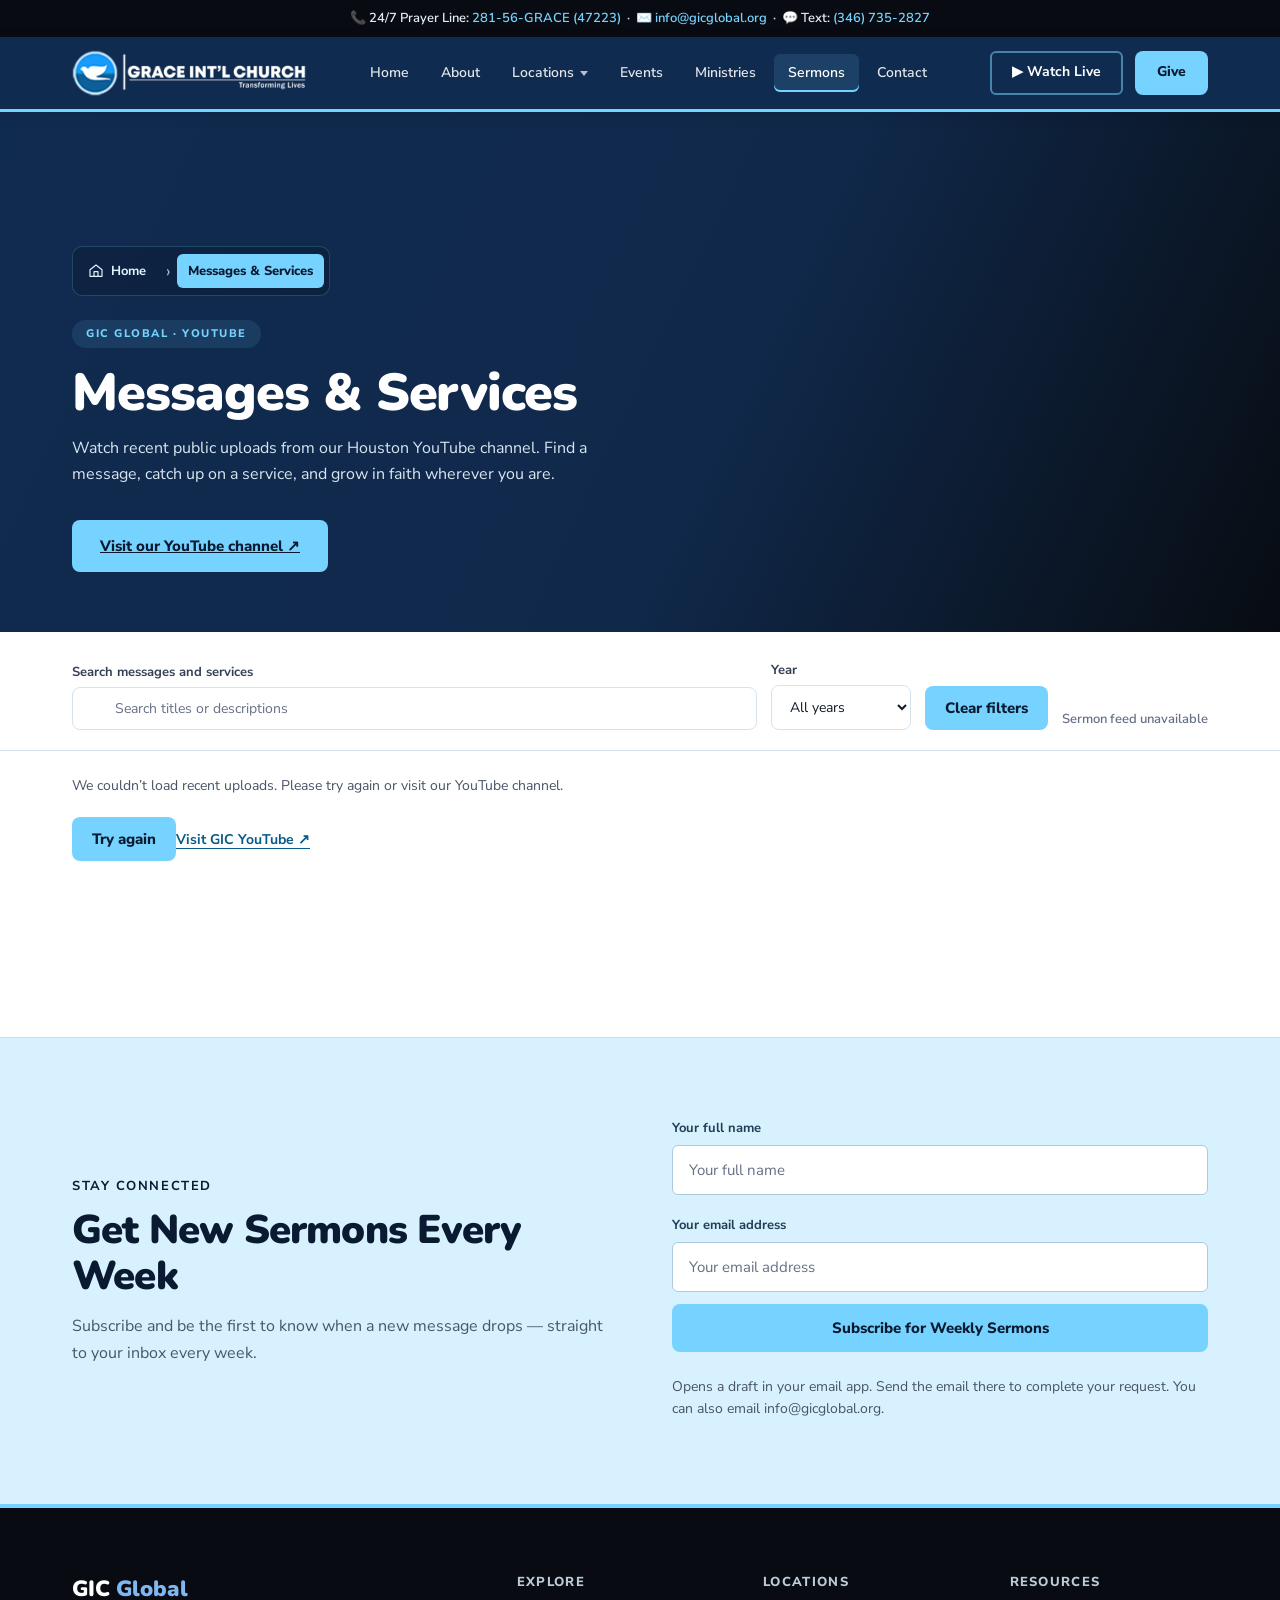
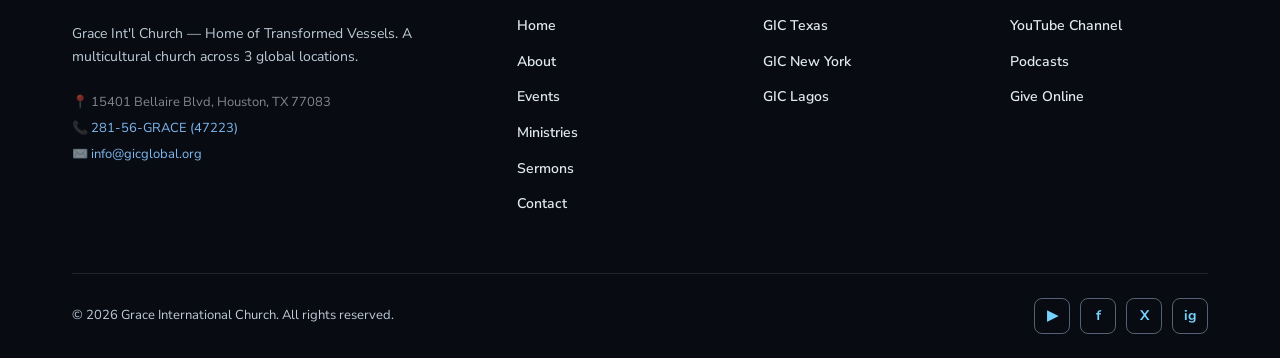
<file: sermons.html>
<!DOCTYPE html>
<html lang="en">
<head>
<meta charset="UTF-8"/>
<meta name="viewport" content="width=device-width, initial-scale=1.0"/>
<title>Sermon Library — Grace International Church</title>
<meta name="description" content="Watch recent messages and services from the GIC Global Houston YouTube channel. Search public uploads by title, description, or year."/>
<link href="https://fonts.googleapis.com/css2?family=Nunito+Sans:wght@300;400;600;700;800;900&family=Nunito:wght@400;600;700;800;900&display=swap" rel="stylesheet"/>
<style>
:root{--lw-navy:#0C1F3F;--lw-navy-dark:#081530;--lw-blue:#1B6FBF;--lw-blue-hover:#155499;--lw-blue-light:#EEF5FC;--lw-white:#FFFFFF;--lw-gray-100:#F2F4F7;--lw-gray-900:#101828;--lw-text:#1D2939;--lw-text-light:#475467;--lw-border:#E4E7EC;--lw-gray-500:#667085;--font:'Nunito Sans','Helvetica Neue',Arial,sans-serif;--font-display:'Nunito','Helvetica Neue',Arial,sans-serif;}
*{margin:0;padding:0;box-sizing:border-box;}html{scroll-behavior:smooth;}
body{font-family:var(--font);background:var(--lw-white);color:var(--lw-text);font-size:16px;line-height:1.6;}
.topbar{background:#000;padding:8px 0;text-align:center;font-size:13px;font-weight:600;color:rgba(255,255,255,.85);}
.topbar a{color:#7FB8F0;text-decoration:none;}
.nav-wrap{background:var(--lw-navy);position:sticky;top:0;z-index:200;box-shadow:0 2px 8px rgba(0,0,0,.18);}
nav{max-width:1200px;margin:0 auto;padding:0 32px;display:flex;align-items:center;justify-content:space-between;height:72px;}
.nav-logo{display:flex;align-items:center;text-decoration:none;}
.nav-logo-img{height:48px;width:auto;object-fit:contain;}
.nav-logo-fallback{display:none;font-family:var(--font-display);font-size:20px;font-weight:900;color:#fff;}
.nav-links{display:flex;align-items:center;gap:4px;list-style:none;}
.nav-links a{display:block;padding:8px 14px;font-size:14px;font-weight:600;color:rgba(255,255,255,.88);text-decoration:none;border-radius:6px;transition:background .15s,color .15s;}
.nav-links a:hover,.nav-links a.active{background:rgba(255,255,255,.1);color:#fff;}
.nav-links li{position:relative;}
.nav-links li.has-dropdown>a::after{content:'';display:inline-block;width:0;height:0;margin-left:6px;vertical-align:middle;border-left:4px solid transparent;border-right:4px solid transparent;border-top:5px solid rgba(255,255,255,.7);transition:transform .2s;}
.nav-links li.has-dropdown:hover>a::after{transform:rotate(180deg);}
.nav-dropdown{display:none;position:absolute;top:calc(100% + 8px);left:0;min-width:200px;background:#0C1F3F;border:1px solid rgba(255,255,255,.12);border-radius:8px;box-shadow:0 12px 40px rgba(0,0,0,.35);padding:6px 0;z-index:300;list-style:none;}
.nav-links li.has-dropdown:hover .nav-dropdown{display:block;}
.nav-dropdown li a{display:flex;align-items:center;gap:10px;padding:11px 18px;font-size:14px;font-weight:600;color:rgba(255,255,255,.85);text-decoration:none;border-left:3px solid transparent;transition:all .15s;white-space:nowrap;}
.nav-dropdown li a:hover{background:rgba(255,255,255,.08);color:#fff;border-left-color:#1B6FBF;}
.nav-dropdown::before{content:'';position:absolute;top:-6px;left:18px;width:10px;height:10px;background:#0C1F3F;border-left:1px solid rgba(255,255,255,.12);border-top:1px solid rgba(255,255,255,.12);transform:rotate(45deg);}
.nav-right{display:flex;align-items:center;gap:12px;}
.btn-nav-give{background:var(--lw-blue);color:#fff;font-size:14px;font-weight:700;padding:10px 22px;border-radius:6px;text-decoration:none;transition:background .15s;}
.btn-nav-give:hover{background:var(--lw-blue-hover);}
.btn-nav-watch{background:transparent;border:2px solid rgba(255,255,255,.35);color:#fff;font-size:14px;font-weight:700;padding:8px 20px;border-radius:6px;text-decoration:none;transition:all .15s;}
.btn-nav-watch:hover{border-color:rgba(255,255,255,.8);}
.nav-hamburger{display:none;flex-direction:column;justify-content:center;align-items:center;gap:5px;width:40px;height:40px;background:transparent;border:1.5px solid rgba(255,255,255,.3);border-radius:6px;cursor:pointer;padding:0;}
.nav-hamburger span{display:block;width:20px;height:2px;background:#fff;border-radius:2px;transition:all .3s;transform-origin:center;}
.nav-hamburger.open span:nth-child(1){transform:translateY(7px) rotate(45deg);}
.nav-hamburger.open span:nth-child(2){opacity:0;transform:scaleX(0);}
.nav-hamburger.open span:nth-child(3){transform:translateY(-7px) rotate(-45deg);}
.mobile-nav{display:none;position:fixed;top:0;left:0;right:0;bottom:0;z-index:199;pointer-events:none;}
.mobile-nav.open{pointer-events:all;}
.mobile-nav-overlay{position:absolute;inset:0;background:rgba(0,0,0,.55);opacity:0;transition:opacity .3s;}
.mobile-nav.open .mobile-nav-overlay{opacity:1;}
.mobile-nav-drawer{position:absolute;top:0;right:0;width:min(320px,88vw);height:100%;background:var(--lw-navy);transform:translateX(100%);transition:transform .35s cubic-bezier(.4,0,.2,1);display:flex;flex-direction:column;overflow-y:auto;}
.mobile-nav.open .mobile-nav-drawer{transform:translateX(0);}
.mobile-nav-header{display:flex;align-items:center;justify-content:space-between;padding:20px 24px;border-bottom:1px solid rgba(255,255,255,.1);}
.mobile-nav-logo{font-family:var(--font-display);font-size:18px;font-weight:900;color:#fff;}
.mobile-nav-logo span{color:#7FB8F0;}
.mobile-nav-close{width:36px;height:36px;border-radius:6px;background:rgba(255,255,255,.08);border:1px solid rgba(255,255,255,.15);color:#fff;font-size:20px;cursor:pointer;display:flex;align-items:center;justify-content:center;}
.mobile-nav-links{list-style:none;padding:12px 0;flex:1;}
.mobile-nav-links li a{display:block;padding:14px 24px;font-size:16px;font-weight:700;color:rgba(255,255,255,.88);text-decoration:none;border-left:3px solid transparent;transition:all .15s;}
.mobile-nav-links li a:hover,.mobile-nav-links li a.active{background:rgba(255,255,255,.07);color:#fff;border-left-color:var(--lw-blue);}
.mobile-nav-links li.mob-has-dropdown>a{display:flex;align-items:center;justify-content:space-between;}
.mob-dd-arrow{display:inline-flex;align-items:center;justify-content:center;width:24px;height:24px;font-size:12px;color:rgba(255,255,255,.5);transition:transform .25s;}
.mobile-nav-links li.mob-has-dropdown.open>a .mob-dd-arrow{transform:rotate(180deg);}
.mob-submenu{list-style:none;max-height:0;overflow:hidden;transition:max-height .3s;background:rgba(0,0,0,.2);}
.mobile-nav-links li.mob-has-dropdown.open .mob-submenu{max-height:200px;}
.mob-submenu li a{display:flex;align-items:center;gap:10px;padding:12px 24px 12px 36px;font-size:14px;font-weight:600;color:rgba(255,255,255,.75);text-decoration:none;border-left:3px solid transparent;transition:all .15s;}
.mob-submenu li a:hover{background:rgba(255,255,255,.05);color:#fff;border-left-color:var(--lw-blue);}
.mobile-nav-footer{padding:20px 24px;border-top:1px solid rgba(255,255,255,.1);display:flex;flex-direction:column;gap:10px;}
.mobile-nav-footer a{display:block;text-align:center;padding:13px;border-radius:6px;font-size:15px;font-weight:700;text-decoration:none;}
.mobile-btn-watch{border:2px solid rgba(255,255,255,.35);color:#fff;}
.mobile-btn-give{background:var(--lw-blue);color:#fff;}
.mobile-nav-contact{padding:0 24px 24px;font-size:12px;color:rgba(255,255,255,.4);line-height:1.8;}
.mobile-nav-contact a{color:#7FB8F0;text-decoration:none;}

/* FEATURED SERMON HERO */
.featured-hero{position:relative;background:var(--lw-navy);min-height:520px;display:flex;align-items:flex-end;overflow:hidden;}
.featured-bg{position:absolute;inset:0;background:linear-gradient(to right,rgba(8,21,48,.97) 0%,rgba(8,21,48,.75) 50%,rgba(8,21,48,.4) 100%),linear-gradient(150deg,#0c1f3f 0%,#0a1a30 100%);}
.featured-play-bg{position:absolute;right:5%;top:50%;transform:translateY(-50%);width:340px;height:340px;border-radius:50%;background:rgba(27,111,191,.08);display:flex;align-items:center;justify-content:center;}
.featured-play-bg::before{content:'';position:absolute;width:260px;height:260px;border-radius:50%;background:rgba(27,111,191,.1);}
.featured-play-circle{width:100px;height:100px;border-radius:50%;background:var(--lw-blue);display:flex;align-items:center;justify-content:center;cursor:pointer;transition:transform .2s,background .15s;position:relative;z-index:1;}
.featured-play-circle:hover{transform:scale(1.1);background:var(--lw-blue-hover);}
.featured-play-arrow{font-size:36px;color:#fff;padding-left:5px;}
.featured-content{position:relative;z-index:2;max-width:1200px;margin:0 auto;padding:80px 32px 60px;width:100%;}
.featured-badge{display:inline-flex;align-items:center;gap:8px;background:var(--lw-blue);color:#fff;font-size:11px;font-weight:800;letter-spacing:.14em;text-transform:uppercase;padding:5px 14px;border-radius:20px;margin-bottom:16px;}
.featured-badge-dot{width:7px;height:7px;border-radius:50%;background:#fff;animation:blink 1.5s ease-in-out infinite;}
@keyframes blink{0%,100%{opacity:1}50%{opacity:.3}}
.featured-title{font-family:var(--font-display);font-size:clamp(28px,4.5vw,52px);font-weight:900;color:#fff;line-height:1.1;letter-spacing:-.02em;margin-bottom:14px;max-width:640px;}
.featured-meta{display:flex;align-items:center;gap:20px;flex-wrap:wrap;margin-bottom:24px;}
.featured-meta-item{display:flex;align-items:center;gap:7px;font-size:14px;color:rgba(255,255,255,.65);font-weight:600;}
.featured-desc{font-size:16px;color:rgba(255,255,255,.72);line-height:1.65;max-width:560px;margin-bottom:32px;}
.featured-actions{display:flex;gap:12px;flex-wrap:wrap;}
.btn-watch{display:inline-flex;align-items:center;gap:10px;background:var(--lw-blue);color:#fff;font-size:15px;font-weight:700;padding:14px 28px;border-radius:8px;border:none;cursor:pointer;transition:background .15s;font-family:var(--font);}
.btn-watch:hover{background:var(--lw-blue-hover);}
.btn-notes{display:inline-flex;align-items:center;gap:10px;background:rgba(255,255,255,.1);color:#fff;font-size:15px;font-weight:700;padding:13px 26px;border-radius:8px;border:1.5px solid rgba(255,255,255,.35);cursor:pointer;transition:all .15s;font-family:var(--font);}
.btn-notes:hover{background:rgba(255,255,255,.18);border-color:rgba(255,255,255,.7);}

/* SEARCH & FILTER BAR */
.filter-bar{background:var(--lw-white);border-bottom:1px solid var(--lw-border);padding:20px 0;position:sticky;top:72px;z-index:100;}
.filter-inner{max-width:1200px;margin:0 auto;padding:0 32px;display:flex;align-items:center;gap:14px;flex-wrap:wrap;}
.search-wrap{flex:1;min-width:200px;position:relative;}
.search-icon{position:absolute;left:14px;top:50%;transform:translateY(-50%);font-size:16px;color:var(--lw-gray-500);}
.search-input{width:100%;padding:11px 14px 11px 42px;border:1.5px solid var(--lw-border);border-radius:8px;font-family:var(--font);font-size:14px;color:var(--lw-text);outline:none;transition:border-color .15s;}
.search-input:focus{border-color:var(--lw-blue);}
.search-input::placeholder{color:var(--lw-gray-500);}
.filter-select{padding:11px 14px;border:1.5px solid var(--lw-border);border-radius:8px;font-family:var(--font);font-size:14px;color:var(--lw-text);background:var(--lw-white);outline:none;cursor:pointer;transition:border-color .15s;min-width:140px;}
.filter-select:focus{border-color:var(--lw-blue);}
.filter-count{font-size:13px;color:var(--lw-gray-500);font-weight:600;white-space:nowrap;}

/* SERMON GRID */
.sermons-section{background:var(--lw-gray-100);padding:56px 0 72px;}
.sermons-inner{max-width:1200px;margin:0 auto;padding:0 32px;}
.sermons-grid{display:grid;grid-template-columns:repeat(3,1fr);gap:24px;margin-bottom:48px;}
.sermon-card{background:var(--lw-white);border:1px solid var(--lw-border);border-radius:14px;overflow:hidden;transition:box-shadow .2s,transform .2s;}
.sermon-card:hover{box-shadow:0 10px 36px rgba(0,0,0,.1);transform:translateY(-3px);}
.sermon-thumb{position:relative;height:190px;overflow:hidden;background:var(--lw-navy);cursor:pointer;}
.sermon-thumb img{width:100%;height:100%;object-fit:cover;transition:transform .4s;}
.sermon-card:hover .sermon-thumb img{transform:scale(1.04);}
.sermon-thumb-placeholder{position:absolute;inset:0;display:flex;flex-direction:column;align-items:center;justify-content:center;gap:8px;}
.sermon-thumb-placeholder-icon{font-size:40px;opacity:.3;}
.thumb-play{position:absolute;top:50%;left:50%;transform:translate(-50%,-50%);width:52px;height:52px;border-radius:50%;background:rgba(27,111,191,.9);display:flex;align-items:center;justify-content:center;font-size:20px;color:#fff;padding-left:3px;transition:all .2s;box-shadow:0 4px 16px rgba(0,0,0,.3);}
.sermon-thumb:hover .thumb-play{background:var(--lw-blue);transform:translate(-50%,-50%) scale(1.1);}
.sermon-card-body{padding:20px 22px 22px;}
.sermon-series{font-size:11px;font-weight:800;letter-spacing:.1em;text-transform:uppercase;color:var(--lw-blue);margin-bottom:6px;}
.sermon-title{font-family:var(--font-display);font-size:17px;font-weight:900;color:var(--lw-gray-900);line-height:1.25;margin-bottom:8px;}
.sermon-speaker{font-size:13px;color:var(--lw-text-light);font-weight:600;margin-bottom:12px;display:flex;align-items:center;gap:6px;}
.sermon-date{font-size:12px;color:var(--lw-gray-500);font-weight:600;}
.sermon-card-actions{display:flex;gap:8px;margin-top:14px;padding-top:14px;border-top:1px solid var(--lw-border);}
.card-btn-watch{flex:1;display:flex;align-items:center;justify-content:center;gap:7px;background:var(--lw-blue);color:#fff;font-size:13px;font-weight:700;padding:10px;border-radius:6px;border:none;cursor:pointer;transition:background .15s;font-family:var(--font);}
.card-btn-watch:hover{background:var(--lw-blue-hover);}
.card-btn-notes{flex:1;display:flex;align-items:center;justify-content:center;gap:7px;background:var(--lw-white);color:var(--lw-text);font-size:13px;font-weight:700;padding:9px;border-radius:6px;border:1.5px solid var(--lw-border);cursor:pointer;transition:all .15s;font-family:var(--font);}
.card-btn-notes:hover{border-color:var(--lw-blue);color:var(--lw-blue);}

/* EMPTY STATE */
.empty-state{text-align:center;padding:80px 20px;grid-column:1/-1;}
.empty-state-icon{font-size:48px;margin-bottom:16px;}
.empty-state-title{font-family:var(--font-display);font-size:22px;font-weight:900;color:var(--lw-gray-900);margin-bottom:8px;}
.empty-state-sub{font-size:15px;color:var(--lw-text-light);}

/* PAGINATION */
.pagination{display:flex;align-items:center;justify-content:center;gap:6px;}
.page-btn{min-width:40px;height:40px;border-radius:8px;border:1.5px solid var(--lw-border);background:var(--lw-white);font-family:var(--font);font-size:14px;font-weight:700;color:var(--lw-text-light);cursor:pointer;display:flex;align-items:center;justify-content:center;transition:all .15s;padding:0 12px;}
.page-btn:hover{border-color:var(--lw-blue);color:var(--lw-blue);}
.page-btn.active{background:var(--lw-blue);border-color:var(--lw-blue);color:#fff;}
.page-btn:disabled{opacity:.4;cursor:not-allowed;}
.page-ellipsis{font-size:14px;color:var(--lw-gray-500);padding:0 4px;}
.page-info{font-size:13px;color:var(--lw-gray-500);margin-left:12px;}

/* MODALS */
.modal-overlay{position:fixed;inset:0;background:rgba(8,21,48,.9);z-index:500;display:none;align-items:center;justify-content:center;padding:20px;backdrop-filter:blur(6px);}
.modal-overlay.open{display:flex;}
.modal-box{background:var(--lw-white);border-radius:20px;width:100%;position:relative;animation:modalIn .3s ease;overflow:hidden;}
@keyframes modalIn{from{opacity:0;transform:translateY(24px)}to{opacity:1;transform:translateY(0)}}
.modal-close{position:absolute;top:14px;right:14px;width:36px;height:36px;border-radius:50%;background:rgba(0,0,0,.15);border:none;font-size:18px;cursor:pointer;display:flex;align-items:center;justify-content:center;color:#fff;z-index:2;transition:background .15s;}
.modal-close:hover{background:rgba(0,0,0,.3);}

/* VIDEO MODAL */
.video-modal .modal-box{max-width:900px;background:#000;}
.video-modal .modal-close{background:rgba(255,255,255,.15);color:#fff;}
.video-header{padding:16px 20px 12px;background:var(--lw-navy);}
.video-header-title{font-family:var(--font-display);font-size:17px;font-weight:900;color:#fff;margin-bottom:2px;}
.video-header-meta{font-size:13px;color:rgba(255,255,255,.55);}
.video-container{position:relative;padding-bottom:56.25%;height:0;overflow:hidden;background:#000;}
.video-container iframe{position:absolute;top:0;left:0;width:100%;height:100%;border:none;}
.video-placeholder{position:absolute;inset:0;display:flex;flex-direction:column;align-items:center;justify-content:center;gap:16px;background:linear-gradient(135deg,#0c1f3f,#1b3a6b);}
.video-placeholder-icon{font-size:64px;opacity:.4;}
.video-placeholder-text{font-family:var(--font-display);font-size:18px;font-weight:900;color:rgba(255,255,255,.4);}
.video-footer{padding:16px 20px;background:var(--lw-navy);display:flex;gap:10px;}
.video-footer a{display:inline-flex;align-items:center;gap:8px;padding:10px 20px;border-radius:6px;font-size:13px;font-weight:700;text-decoration:none;transition:all .15s;}
.video-footer-yt{background:#ff0000;color:#fff;}
.video-footer-yt:hover{background:#cc0000;}
.video-footer-notes{background:rgba(255,255,255,.1);color:#fff;border:1px solid rgba(255,255,255,.2);}
.video-footer-notes:hover{background:rgba(255,255,255,.18);}

/* NOTES MODAL */
.notes-modal .modal-box{max-width:680px;max-height:88vh;overflow-y:auto;}
.notes-modal .modal-close{background:var(--lw-gray-100);color:var(--lw-text);}
.notes-modal .modal-close:hover{background:var(--lw-border);}
.notes-hero{padding:32px 36px 24px;background:linear-gradient(135deg,#0c1f3f,#1b3a6b);}
.notes-icon{font-size:28px;margin-bottom:10px;}
.notes-series{font-size:11px;font-weight:800;letter-spacing:.12em;text-transform:uppercase;color:#7FB8F0;margin-bottom:6px;}
.notes-title{font-family:var(--font-display);font-size:24px;font-weight:900;color:#fff;line-height:1.15;margin-bottom:4px;}
.notes-meta{font-size:13px;color:rgba(255,255,255,.55);}
.notes-body{padding:28px 36px;}
.notes-section{margin-bottom:28px;}
.notes-section-label{font-size:11px;font-weight:800;letter-spacing:.14em;text-transform:uppercase;color:var(--lw-blue);margin-bottom:10px;padding-bottom:6px;border-bottom:2px solid var(--lw-blue-light);}
.notes-section p{font-size:14px;color:var(--lw-text-light);line-height:1.75;margin-bottom:10px;}
.notes-section p:last-child{margin-bottom:0;}
.notes-point{display:flex;align-items:flex-start;gap:12px;margin-bottom:10px;}
.notes-num{width:24px;height:24px;border-radius:50%;background:var(--lw-blue);color:#fff;font-size:11px;font-weight:900;display:flex;align-items:center;justify-content:center;flex-shrink:0;margin-top:1px;}
.notes-point-text{font-size:14px;color:var(--lw-text);line-height:1.65;font-weight:600;}
.notes-scripture{background:var(--lw-blue-light);border-left:4px solid var(--lw-blue);border-radius:0 8px 8px 0;padding:14px 18px;margin:16px 0;}
.notes-scripture-text{font-style:italic;font-size:14px;color:var(--lw-text);line-height:1.7;}
.notes-scripture-ref{font-size:12px;font-weight:800;color:var(--lw-blue);margin-top:6px;display:block;text-transform:uppercase;letter-spacing:.08em;}
.notes-download{display:flex;gap:10px;margin-top:24px;padding-top:20px;border-top:1px solid var(--lw-border);}
.notes-btn-watch{flex:1;display:flex;align-items:center;justify-content:center;gap:8px;background:var(--lw-blue);color:#fff;font-size:14px;font-weight:700;padding:12px;border-radius:7px;border:none;cursor:pointer;transition:background .15s;font-family:var(--font);}
.notes-btn-watch:hover{background:var(--lw-blue-hover);}
.notes-btn-copy{flex:1;display:flex;align-items:center;justify-content:center;gap:8px;background:var(--lw-gray-100);color:var(--lw-text);font-size:14px;font-weight:700;padding:12px;border-radius:7px;border:1.5px solid var(--lw-border);cursor:pointer;transition:all .15s;font-family:var(--font);}
.notes-btn-copy:hover{border-color:var(--lw-blue);color:var(--lw-blue);}

/* NEWSLETTER + FOOTER */
.newsletter{background:var(--lw-blue-light);padding:72px 0;}
.newsletter-inner{max-width:1200px;margin:0 auto;padding:0 32px;display:grid;grid-template-columns:1fr 1fr;gap:64px;align-items:center;}
.section-label{font-size:13px;font-weight:700;letter-spacing:.12em;text-transform:uppercase;color:var(--lw-blue);margin-bottom:10px;}
.section-h2{font-family:var(--font-display);font-size:clamp(26px,4vw,40px);font-weight:900;color:var(--lw-gray-900);line-height:1.15;letter-spacing:-.02em;margin-bottom:14px;}
.nl-form{display:flex;flex-direction:column;gap:12px;}
.nl-form input{padding:14px 16px;border:1.5px solid var(--lw-border);border-radius:6px;font-family:var(--font);font-size:15px;color:var(--lw-text);background:var(--lw-white);outline:none;transition:border-color .15s;}
.nl-form input:focus{border-color:var(--lw-blue);}
.nl-form input::placeholder{color:var(--lw-gray-500);}
.nl-form button{background:var(--lw-blue);color:#fff;font-family:var(--font);font-size:15px;font-weight:700;padding:14px;border:none;border-radius:6px;cursor:pointer;transition:background .15s;}
.nl-form button:hover{background:var(--lw-blue-hover);}
footer{background:var(--lw-navy-dark);padding:64px 0 0;}
.footer-inner{max-width:1200px;margin:0 auto;padding:0 32px;}
.footer-grid{display:grid;grid-template-columns:2fr 1fr 1fr 1fr;gap:48px;padding-bottom:56px;border-bottom:1px solid rgba(255,255,255,.1);}
.footer-brand-name{font-family:var(--font-display);font-size:22px;font-weight:900;color:#fff;margin-bottom:14px;}
.footer-brand-name span{color:#7FB8F0;}
.footer-brand-p{font-size:14px;color:rgba(255,255,255,.5);line-height:1.7;margin-bottom:20px;}
.footer-contact-info{font-size:13px;color:rgba(255,255,255,.5);line-height:2;}
.footer-contact-info a{color:#7FB8F0;text-decoration:none;}
.footer-col-title{font-size:13px;font-weight:800;letter-spacing:.1em;text-transform:uppercase;color:rgba(255,255,255,.5);margin-bottom:20px;}
.footer-links{list-style:none;display:flex;flex-direction:column;gap:10px;}
.footer-links a{font-size:14px;color:rgba(255,255,255,.7);text-decoration:none;font-weight:600;transition:color .15s;}
.footer-links a:hover{color:#7FB8F0;}
.footer-bottom{padding:24px 0;display:flex;align-items:center;justify-content:space-between;flex-wrap:wrap;gap:16px;}
.footer-bottom p{font-size:13px;color:rgba(255,255,255,.4);}
.social-row{display:flex;gap:10px;}
.social-btn{width:36px;height:36px;border-radius:8px;border:1px solid rgba(255,255,255,.15);display:flex;align-items:center;justify-content:center;font-size:14px;color:rgba(255,255,255,.6);text-decoration:none;transition:all .15s;font-weight:700;}
.social-btn:hover{border-color:#7FB8F0;color:#7FB8F0;}

@media(max-width:960px){
  nav{padding:0 20px;}.nav-links,.nav-right{display:none;}.nav-hamburger{display:flex;}.mobile-nav{display:block;}
  .sermons-inner,.newsletter-inner,.footer-inner{padding:0 20px;}
  .sermons-grid{grid-template-columns:1fr 1fr;}
  .filter-inner{padding:0 20px;}
  .newsletter-inner{grid-template-columns:1fr;gap:32px;}
  .footer-grid{grid-template-columns:1fr 1fr;gap:32px;}
  .featured-play-bg{display:none;}
  .featured-content{padding:60px 20px 48px;}
  .notes-body,.notes-hero{padding-left:24px;padding-right:24px;}
}
@media(max-width:600px){
  .sermons-grid{grid-template-columns:1fr;}
  .footer-grid{grid-template-columns:1fr;}
  .topbar{font-size:11px;padding:6px 12px;}
  .filter-inner{flex-wrap:wrap;}
}
</style>
<link rel="stylesheet" href="site.css"/>
<link rel="stylesheet" href="events.css"/>
<meta property="og:type" content="website"/>
<meta property="og:title" content="Sermon Library — Grace International Church"/>
<meta property="og:description" content="Browse messages and notes from Grace International Church. Search by title, speaker, series, or year and explore our YouTube channel."/>
<meta name="referrer" content="strict-origin-when-cross-origin"/>
<link rel="stylesheet" href="theme.css"/>
</head>
<body>
<a class="skip-link" href="#mainContent">Skip to content</a>

<div class="topbar">
  📞 24/7 Prayer Line: <a href="tel:2815647223">281-56-GRACE (47223)</a> &nbsp;·&nbsp; ✉️ <a href="mailto:info@gicglobal.org"><span class="__cf_email__" data-cfemail="026b6c646d42656b61656e6d60636e2c6d7065">info@gicglobal.org</span></a> &nbsp;·&nbsp; 💬 Text: <a href="sms:3467352827">(346) 735-2827</a>
</div>

<div class="nav-wrap">
  <nav>
    <a href="index.html" class="nav-logo">
      <img src="images/logowhite.png" alt="GIC Global" class="nav-logo-img" onerror="this.style.display='none';this.nextElementSibling.style.display='inline';" />

      <span class="nav-logo-fallback">GIC <span style="color:#7FB8F0;">Global</span></span>
    </a>
    <ul class="nav-links">
<li><a href="index.html">Home</a></li><li><a href="about.html">About</a></li>
<li class="has-dropdown"><a href="#">Locations</a><ul class="nav-dropdown"><li><a href="location-texas.html">GIC Houston</a></li><li><a href="location-newyork.html">GIC New York</a></li><li><a href="location-lagos.html">GIC Lagos</a></li></ul></li>
<li><a href="events.html">Events</a></li><li><a href="ministries.html">Ministries</a></li><li><a href="sermons.html">Sermons</a></li><li><a href="contact.html">Contact</a></li></ul>
    <div class="nav-right">
      <a href="https://www.youtube.com/@GicglobalTX" target="_blank" class="btn-nav-watch" rel="noopener">▶ Watch Live</a>
      <a href="give.html" class="btn-nav-give">Give</a>
    </div>
    <button class="nav-hamburger" id="hamburger" aria-label="Open menu">
      <span></span><span></span><span></span>
    </button>
  </nav>
</div>

<!-- MOBILE NAV DRAWER -->
<div class="mobile-nav" id="mobileNav">
  <div class="mobile-nav-overlay" id="mobileOverlay"></div>
  <div class="mobile-nav-drawer">
    <div class="mobile-nav-header">
      <span class="mobile-nav-logo">GIC <span>Global</span></span>
      <button class="mobile-nav-close" id="mobileClose">✕</button>
    </div>
    <ul class="mobile-nav-links">
<li><a href="index.html">Home</a></li><li><a href="about.html">About</a></li>
<li class="mob-has-dropdown"><a href="#"><span>Locations</span><span class="mob-dd-arrow" aria-hidden="true">▾</span></a><ul class="mob-submenu"><li><a href="location-texas.html">GIC Houston</a></li><li><a href="location-newyork.html">GIC New York</a></li><li><a href="location-lagos.html">GIC Lagos</a></li></ul></li>
<li><a href="events.html">Events</a></li><li><a href="ministries.html">Ministries</a></li><li><a href="sermons.html">Sermons</a></li><li><a href="contact.html">Contact</a></li></ul>
    <div class="mobile-nav-footer">
      <a href="https://www.youtube.com/@GicglobalTX" target="_blank" class="mobile-btn-watch" rel="noopener">▶ Watch Live</a>
      <a href="give.html" class="mobile-btn-give">Give Online</a>
    </div>
    <div class="mobile-nav-contact">
      📞 <a href="tel:2815647223">281-56-GRACE (47223)</a><br/>
      ✉️ <a href="mailto:info@gicglobal.org"><span class="__cf_email__" data-cfemail="6801060e07280f010b0f04070a090446071a0f">info@gicglobal.org</span></a>
    </div>
  </div>
</div>

<main id="mainContent">
<!-- SERMON LIBRARY -->
<section class="featured-hero"><div class="featured-content"><nav class="site-breadcrumb" aria-label="Breadcrumb"><ol><li><a href="index.html"><svg viewBox="0 0 24 24" width="16" height="16" fill="none" stroke="currentColor" stroke-width="1.8" stroke-linecap="round" stroke-linejoin="round" aria-hidden="true" focusable="false"><path d="m3 10 9-7 9 7v10H3Z"/><path d="M9 20v-7h6v7"/></svg><span>Home</span></a></li><li><span aria-current="page">Messages &amp; Services</span></li></ol></nav><div class="featured-badge">GIC Global · YouTube</div><h1 class="featured-title">Messages &amp; Services</h1><p class="featured-desc">Watch recent public uploads from our Houston YouTube channel. Find a message, catch up on a service, and grow in faith wherever you are.</p><a class="btn-watch" href="https://www.youtube.com/@GicglobalTX" target="_blank" rel="noopener">Visit our YouTube channel ↗</a></div></section>

<!-- FILTER BAR -->
<div class="filter-bar"><div class="filter-inner live-sermon-filters"><div class="search-wrap"><label class="field-label" for="sermonSearch">Search messages and services</label><input class="search-input" id="sermonSearch" type="search" placeholder="Search titles or descriptions"/></div><div><label class="field-label" for="sermonYear">Year</label><select class="filter-select" id="sermonYear"><option value="">All years</option></select></div><button type="button" class="reset-sermons" id="sermonReset">Clear filters</button><span class="filter-count" id="filterCount" role="status" aria-live="polite">Loading recent uploads…</span></div></div>
<div class="sermon-feed-status" id="sermonFeedStatus" role="status" aria-live="polite">Loading recent uploads from GIC YouTube…</div>
<!-- SERMON GRID -->
<section class="sermons-section">
  <div class="sermons-inner">
    <div class="sermons-grid" id="sermonsGrid"></div>
    <div class="pagination" id="pagination"></div>
  </div>
</section>

<!-- VIDEO MODAL -->
<div class="modal-overlay video-modal" id="videoModal" onclick="closeVideoModal(event)">
  <div class="modal-box">
    <button class="modal-close" onclick="closeVideoModal()">✕</button>
    <div class="video-header">
      <div class="video-header-title" id="videoTitle">Sermon Title</div>
      <div class="video-header-meta" id="videoMeta">GIC Global</div>
    </div>
    <div class="video-container" id="videoContainer"></div>
    <div class="video-footer">
      <a id="videoYtLink" href="https://www.youtube.com/@GicglobalTX" target="_blank" class="video-footer-yt" rel="noopener">▶ Open on YouTube</a>
      <span class="video-fallback-note">If the player is unavailable, open this video on YouTube.</span>
    </div>
  </div>
</div>

<!-- NEWSLETTER -->
<section class="newsletter">
  <div class="newsletter-inner">
    <div class="newsletter-text">
      <div class="section-label">Stay Connected</div>
      <h2 class="section-h2">Get New Sermons Every Week</h2>
      <p style="font-size:16px;color:var(--lw-text-light);line-height:1.65;">Subscribe and be the first to know when a new message drops — straight to your inbox every week.</p>
    </div>
    <div class="nl-form">
      <input type="text" placeholder="Your full name"/>
      <input type="email" placeholder="Your email address"/>
      <button type="submit">Subscribe for Weekly Sermons</button>
    </div>
  </div>
</section>

<!-- FOOTER -->
</main>
<footer>
  <div class="footer-inner">
    <div class="footer-grid">
      <div>
        <div class="footer-brand-name">GIC <span>Global</span></div>
        <p class="footer-brand-p">Grace Int'l Church — Home of Transformed Vessels. A multicultural church across 3 global locations.</p>
        <div class="footer-contact-info">
          <div>📍 15401 Bellaire Blvd, Houston, TX 77083</div>
          <div>📞 <a href="tel:2815647223">281-56-GRACE (47223)</a></div>
          <div>✉️ <a href="mailto:info@gicglobal.org">info@gicglobal.org</a></div>
        </div>
      </div>
      <div><div class="footer-col-title">Explore</div>
        <ul class="footer-links">
          <li><a href="index.html">Home</a></li><li><a href="about.html">About</a></li>
          <li><a href="events.html">Events</a></li>
<li><a href="ministries.html">Ministries</a></li><li><a href="sermons.html">Sermons</a></li>
          <li><a href="contact.html">Contact</a></li>
        </ul>
      </div>
      <div><div class="footer-col-title">Locations</div>
        <ul class="footer-links">
          <li><a href="location-texas.html">GIC Texas</a></li>
          <li><a href="location-newyork.html">GIC New York</a></li>
          <li><a href="location-lagos.html">GIC Lagos</a></li>
        </ul>
      </div>
      <div><div class="footer-col-title">Resources</div>
        <ul class="footer-links">
          <li><a href="https://www.youtube.com/@GicglobalTX" target="_blank" rel="noopener">YouTube Channel</a></li>
          <li><a href="https://linktr.ee/draaajim_" target="_blank" rel="noopener">Podcasts</a></li>
          <li><a href="give.html">Give Online</a></li>
        </ul>
      </div>
    </div>
     <div class="footer-bottom">
      <p>© 2026 Grace International Church. All rights reserved.</p>
      <div class="social-row">
        <a href="https://www.youtube.com/@GicglobalTX" class="social-btn" target="_blank" rel="noopener">▶</a>
        <a href="https://facebook.com/gicglobaltx" class="social-btn">f</a>
        <a href="https://twitter.com/gicglobaltx" class="social-btn">X</a>
        <a href="https://instagram.com/gicglobaltx" class="social-btn">ig</a>
      </div>
    </div>
  </div>
</footer>

<script>
(function(){
/* Shared navigation and email-draft subscription interactions. */
var hbg=document.getElementById('hamburger'),mn=document.getElementById('mobileNav'),mc=document.getElementById('mobileClose'),ov=document.getElementById('mobileOverlay');
function mOpen(){mn.classList.add('open');hbg.classList.add('open');document.body.style.overflow='hidden';}
function mClose(){mn.classList.remove('open');hbg.classList.remove('open');document.body.style.overflow='';}
if(hbg)hbg.addEventListener('click',mOpen);if(mc)mc.addEventListener('click',mClose);if(ov)ov.addEventListener('click',mClose);
document.querySelectorAll('.mobile-nav-links a:not(.mob-has-dropdown > a),.mobile-nav-footer a').forEach(function(a){a.addEventListener('click',mClose);});
document.querySelectorAll('.mob-has-dropdown > a').forEach(function(a){
  a.addEventListener('click',function(e){e.preventDefault();var li=a.parentElement;var w=li.classList.contains('open');document.querySelectorAll('.mob-has-dropdown').forEach(function(el){el.classList.remove('open');});if(!w)li.classList.add('open');});
});

/* ── NEWSLETTER ── */
document.querySelectorAll('.nl-form button').forEach(function(btn){
  btn.addEventListener('click',function(e){
    e.preventDefault();
    var f=btn.parentElement;
    var nm=f.querySelector('input[type="text"]');var em=f.querySelector('input[type="email"]');
    var name=nm?nm.value.trim():'';var email=em?em.value.trim():'';
    if(!email){alert('Please enter your email address.');return;}
    var s=encodeURIComponent('Weekly Sermon Subscription — GIC Global');
    var b=encodeURIComponent('New subscriber:\nName: '+(name||'Not provided')+'\nEmail: '+email);
    window.location.href='mailto:gicglobalonline@gmail.com?subject='+s+'&body='+b;
    btn.textContent = 'Draft requested — send it in your email app';btn.style.background='#00a854';btn.disabled = false;
  });
});

})();
</script>
<script src="campus-data.js"></script>
<script src="event-data.js"></script>
<script src="sermons.js"></script>
<script src="site.js"></script>
<script src="events.js"></script>
</body>
</html>
</file>
<file: events.css>
.season-events { background:#f4f7fb; scroll-margin-top:90px; }
.season-toolbar { display:flex; flex-wrap:wrap; align-items:flex-end; gap:20px; padding:24px; margin-top:30px; background:white; border:1px solid var(--lw-border); border-radius:12px; }
.season-toolbar[hidden], .season-card[hidden], .season-empty[hidden] { display:none; }
.season-toolbar label { display:block; font-size:13px; font-weight:800; margin-bottom:6px; }
.season-toolbar select { font:inherit; color:var(--lw-navy); background:white; border:1px solid #a6b2c3; border-radius:6px; padding:10px 36px 10px 12px; max-width:100%; }
.season-toolbar p { margin-left:auto; color:var(--lw-text-light); font-size:14px; padding-bottom:10px; }
.season-time-note { font-size:13px; color:var(--lw-text-light); margin:16px 0 24px; }
.season-grid { display:grid; grid-template-columns:repeat(3,minmax(0,1fr)); gap:24px; }
.season-card { background:white; border:1px solid var(--lw-border); border-radius:14px; overflow:hidden; display:flex; flex-direction:column; box-shadow:0 4px 18px #0c1f3f06; }
.season-flyer { display:flex; align-items:center; justify-content:center; background:#e7edf5; padding:12px; height:320px; }
.season-flyer img { display:block; width:100%; height:100%; object-fit:contain; }
.season-body { padding:24px; display:flex; flex-direction:column; flex:1; gap:12px; font-size:14px; color:var(--lw-text-light); }
.season-badge { color:var(--lw-blue); font-size:11px; font-weight:900; letter-spacing:.06em; text-transform:uppercase; }
.season-body h3 { font:900 24px/1.2 var(--font-display); color:var(--lw-navy); overflow-wrap:anywhere; }
.season-date { color:var(--lw-navy); font-weight:800; }
.season-body ul { padding-left:18px; }
.season-body li + li { margin-top:7px; }
.season-address { border-top:1px solid var(--lw-border); padding-top:14px; }
.season-actions { margin-top:auto; padding-top:8px; display:flex; flex-wrap:wrap; gap:14px; }
.season-actions a, .season-empty a { color:var(--lw-blue); font-weight:800; text-underline-offset:4px; }
.season-calendar { font:800 14px var(--font); color:var(--lw-blue); border:1px solid #b6cde4; border-radius:6px; background:#eef5fc; padding:9px 12px; cursor:pointer; }
.season-next { color:#105d43; background:#edf8f2; padding:8px 10px; border-radius:6px; font-size:13px; font-weight:800; }
.season-card { scroll-margin-top:100px; }
.season-card:target { outline:3px solid var(--lw-blue); outline-offset:4px; }
.season-reset { background:transparent; border:0; color:var(--lw-blue); font:700 14px var(--font); padding:10px; cursor:pointer; text-decoration:underline; text-underline-offset:4px; }
.season-reset:disabled { opacity:.5; cursor:default; text-decoration:none; }
.campus-events-link .season-grid { margin-bottom:28px; }
.season-events :is(a,select):focus-visible { outline:3px solid var(--lw-blue); outline-offset:4px; }
.season-empty { padding:36px 24px; background:white; border-radius:12px; text-align:center; }
@media(max-width:1000px) { .season-grid { grid-template-columns:repeat(2,minmax(0,1fr)); } }
@media(max-width:640px) { .season-grid { grid-template-columns:1fr; } .season-toolbar { align-items:stretch; gap:16px; padding:20px; } .season-toolbar > div { width:100%; } .season-toolbar select { width:100%; } .season-toolbar p { margin:0; padding:0; } .season-flyer { height:360px; } }
</file>
<file: site.css>
:root { --site-radius:12px; }
.welcome-hero { background:#0c1f3f; color:white; }
.welcome-hero-inner { max-width:1200px; margin:auto; padding:64px 32px 56px; display:grid; grid-template-columns:1fr 1fr; gap:56px; align-items:center; }
.welcome-eyebrow { color:#91c5f3; font-size:12px; font-weight:800; text-transform:uppercase; letter-spacing:.14em; margin-bottom:20px; }
.welcome-copy h1 { font:900 clamp(38px,4.5vw,62px)/1.08 var(--font-display); letter-spacing:-.035em; margin:0 0 24px; }
.welcome-copy h1 span { color:#a7d4fa; }
.welcome-intro { font-size:18px; line-height:1.7; max-width:510px; color:#d3deed; margin-bottom:28px; }
.welcome-actions { display:flex; align-items:center; flex-wrap:wrap; gap:12px; }
.welcome-actions .btn-primary { padding:14px 22px; }
.welcome-secondary { color:white; border:1px solid #8293ab; padding:13px 20px; border-radius:6px; text-decoration:none; font-weight:700; font-size:15px; }
.welcome-secondary:hover { background:#ffffff12; border-color:white; }
.welcome-watch { display:inline-flex; gap:10px; align-items:center; margin-top:24px; color:#d3e9fc; text-underline-offset:5px; font-size:14px; font-weight:700; }
.welcome-photo { margin:0; position:relative; overflow:hidden; border-radius:20px; background:#152f51; box-shadow:0 20px 60px #0003; }
.welcome-photo img { width:100%; aspect-ratio:4/5; height:auto; object-fit:cover; object-position:50% 45%; display:block; }
.welcome-photo figcaption { position:absolute; bottom:0; left:0; right:0; padding:36px 24px 20px; font-size:14px; font-weight:700; background:linear-gradient(transparent,#07162ce6); }
.welcome-campus-bar { max-width:1136px; margin:auto; display:grid; grid-template-columns:repeat(3,minmax(0,1fr)); border-top:1px solid #ffffff26; }
.welcome-campus-bar > a { padding:24px 28px; color:#d3deed; text-decoration:none; display:flex; flex-direction:column; gap:7px; border-right:1px solid #ffffff26; transition:background .15s; }
.welcome-campus-bar > a:last-child { border-right:0; }
.welcome-campus-bar > a:hover { background:#ffffff0a; }
.welcome-campus-bar strong { color:white; font-size:15px; }
.welcome-campus-bar > a > span:last-child { font-size:13px; color:#a7d4fa; }
.campus-kicker { text-transform:uppercase; letter-spacing:.08em; font-size:11px; font-weight:800; }
.section { scroll-margin-top:90px; }
.btn-primary, .btn-secondary, .btn-nav-give, .btn-nav-watch { min-height:44px; }
.breadcrumb a[href="#"] { text-decoration:none; }
.mobile-nav-drawer { width:min(360px,92vw); max-width:100%; }
.mobile-nav-links a[aria-current="page"] { background:#ffffff12; border-left-color:#1b6fbf; }
.contact-form input,.contact-form textarea,.newsletter-form input,.nl-form input { max-width:100%; min-width:0; }
.newsletter-form .field-label,.nl-form .field-label { margin-bottom:-6px; }
.form-field input[aria-invalid="true"],.form-field textarea[aria-invalid="true"] { border-color:#b42318; }
.inline-error { color:#b42318; font-size:13px; font-weight:700; margin-top:6px; }
.giving-review { background:#f0f5fa; border:1px solid #d3dfeb; border-radius:8px; padding:16px; color:#344054; font-size:14px; line-height:1.7; margin:20px 0 12px; }
.primary-giving-badge { display:block; color:#003087; font-size:10px; font-weight:800; line-height:1.3; }
.live-sermon-filters { align-items:flex-end; }
.live-sermon-filters .search-wrap { flex:1; min-width:200px; }
.live-sermon-filters .reset-sermons { margin:0; }
.sermon-feed-status { max-width:1200px; margin:24px auto 0; padding:0 32px; color:#475467; font-size:14px; }
.live-sermon-thumb { position:relative; width:100%; aspect-ratio:16/9; display:block; border:0; background:#0c1f3f; cursor:pointer; }
.live-sermon-thumb img { width:100%; height:100%; object-fit:cover; display:block; }
.live-sermon-play { position:absolute; top:50%; left:50%; transform:translate(-50%,-50%); color:white; background:#0c1f3fcc; border:1px solid white; border-radius:50%; width:48px; height:48px; display:grid; place-items:center; }
.live-sermon-description { color:#475467; font-size:14px; margin:12px 0 18px; display:-webkit-box; -webkit-line-clamp:3; -webkit-box-orient:vertical; overflow:hidden; }
.live-sermon-link { color:#1b6fbf; font-weight:700; display:inline-block; margin:12px 12px 0 0; text-underline-offset:4px; }
.video-fallback-note { font-size:13px; color:#475467; }
.video-footer .video-fallback-note { color:inherit; opacity:.85; }
.local-video-preview { position:absolute; inset:0; display:flex; align-items:center; justify-content:center; background:#081530; overflow:hidden; color:white; text-align:center; }
.local-video-preview > img { position:absolute; inset:0; width:100%; height:100%; object-fit:cover; opacity:.22; }
.local-video-content { position:relative; padding:24px; max-width:560px; }
.local-video-content h2 { font:800 clamp(20px,3vw,30px)/1.2 var(--font-display); margin-bottom:12px; }
.local-video-content p { color:#e2e9f4; font-size:15px; margin-bottom:20px; }
.video-loading { position:absolute; inset:0; display:grid; place-items:center; color:white; background:#081530; font-size:16px; }
.zelle-instructions { background:#f4eeff; border:1px solid #d4b8f0; border-radius:8px; padding:18px; line-height:1.7; margin:16px 0; }
.zelle-instructions[hidden],.inline-error[hidden] { display:none; }
.campus-quick-actions { display:flex; flex-wrap:wrap; gap:12px; margin-top:28px; }
.campus-format { display:inline-block; color:#185b87; background:#eaf4fc; border-radius:20px; padding:4px 10px; font-size:11px; font-weight:800; letter-spacing:.04em; margin-bottom:10px; }
.campus-card-schedule { color:#344054; font-size:14px; font-weight:700; margin:8px 0 16px; }
.campus-visit-summary { background:#f4f7fb; border-bottom:1px solid #dce5ef; }
.visit-summary-inner { display:grid; grid-template-columns:1.3fr 1fr; gap:48px; align-items:center; padding-top:32px; padding-bottom:32px; }
.visit-summary-inner h2 { color:#0c1f3f; font:900 26px/1.25 var(--font-display); margin-bottom:12px; }
.visit-address { color:#344054; margin-bottom:10px; }
.visit-schedule { color:#0c1f3f; font-weight:800; }
.visit-time-note { color:#475467; font-size:13px; margin-top:6px; }
.visit-summary-actions { display:flex; align-items:center; flex-wrap:wrap; gap:12px 20px; }
.visit-directions,.visit-phone { color:#1b6fbf; font-weight:800; font-size:14px; text-underline-offset:4px; }
.visit-help { font-size:13px; line-height:1.6; color:#475467; flex-basis:100%; }
.home-messages-grid { display:grid; grid-template-columns:repeat(3,minmax(0,1fr)); gap:24px; margin:28px 0; }
.home-message { background:white; border:1px solid #e4e7ec; border-radius:12px; text-decoration:none; overflow:hidden; transition:box-shadow .2s,transform .2s; }
.home-message:hover { box-shadow:0 10px 30px #0c1f3f12; transform:translateY(-3px); }
.home-message > img { width:100%; height:auto; aspect-ratio:16/9; object-fit:cover; display:block; background:#0c1f3f; }
.home-message-body { padding:22px; }
.home-message h3 { color:#0c1f3f; font:800 21px/1.3 var(--font-display); margin:10px 0 18px; }
.home-message-action { color:#1b6fbf; font-size:14px; font-weight:800; }
.home-message-links { display:flex; gap:20px; flex-wrap:wrap; align-items:center; }
@media(max-width:700px) { .home-messages-grid { grid-template-columns:1fr; } }
@media(max-width:700px) { .visit-summary-inner { grid-template-columns:1fr; gap:22px; padding-top:28px; padding-bottom:28px; } .visit-summary-actions .btn-primary { width:100%; text-align:center; } }
.reset-sermons { font:700 15px var(--font); background:#1b6fbf; color:white; border:0; border-radius:6px; padding:12px 20px; margin-top:20px; cursor:pointer; }
@media(max-width:1100px) { .nav-links,.nav-right { display:none !important; } .nav-hamburger { display:flex !important; } .mobile-nav { display:block; } }
@media(max-width:800px) { .welcome-hero-inner { grid-template-columns:1fr; gap:32px; padding:44px 24px 36px; } .welcome-copy { max-width:620px; } .welcome-photo { width:100%; max-width:480px; margin-inline:auto; } .welcome-photo img { aspect-ratio:4/5; } .welcome-campus-bar { margin:0 24px; } .welcome-campus-bar > a { padding:20px 14px; } .welcome-intro { font-size:17px; } }
@media(max-width:600px) { .welcome-hero-inner { padding:36px 20px 28px; } .welcome-copy h1 { font-size:40px; } .welcome-actions { align-items:stretch; flex-direction:column; } .welcome-actions > a { text-align:center; } .welcome-campus-bar { grid-template-columns:1fr; margin:0 20px; } .welcome-campus-bar > a { border-right:0; border-bottom:1px solid #ffffff26; padding:18px 0; } .welcome-campus-bar > a:last-child { border-bottom:0; } .welcome-photo { border-radius:12px; } .welcome-photo figcaption { font-size:12px; padding:28px 16px 14px; } .form-row { grid-template-columns:1fr !important; } .page-hero-inner { padding-left:20px; padding-right:20px; } .footer-bottom { flex-wrap:wrap; gap:16px; } }
.skip-link { position:fixed; top:8px; left:16px; transform:translateY(-160%); z-index:9999; background:white; color:#0c1f3f; padding:12px 20px; border-radius:6px; }
.skip-link:focus { transform:none; }
:is(a,button,input,select,textarea):focus-visible { outline:3px solid #1b6fbf; outline-offset:4px; }
button,input,select,textarea { font-family:inherit; }
.nav-links a[aria-current="page"] { background:#ffffff1a; color:white; }
.nav-links li.has-dropdown:focus-within .nav-dropdown { display:block; }
.nav-links li.has-dropdown.menu-expanded .nav-dropdown { display:block; }
.field-label { display:block; font-size:13px; font-weight:700; color:#344054; margin:8px 0 4px; }
.handoff-note { font-size:14px; line-height:1.6; color:#475467; margin:12px 0; }
.hero-pause { position:absolute; right:24px; bottom:16px; z-index:30; color:white; background:#0c1f3f; border:1px solid #a6b2c3; border-radius:6px; padding:8px 14px; min-height:44px; cursor:pointer; }
.hc-illustration img { max-width:100%; }
.loc-card > img { width:100%; object-fit:cover; }
.pastor-img-wrap > img { width:100%; height:100%; object-fit:cover; }
.pastor-img-wrap .pastor-img-caption { position:absolute; bottom:0; }
.season-directions { display:block; color:#1b6fbf; font-weight:800; text-underline-offset:4px; }
.campus-events-link { background:#eef5fc; }
@media(max-width:1100px) and (min-width:769px) { nav { padding:0 20px; } .nav-links a { padding:8px; } .nav-right { gap:6px; } .btn-nav-watch { padding:8px 10px; } }
@media(max-width:768px) { .hc-content { padding:40px 24px 24px; } .hero-sub { font-size:17px; } .hero-pause { right:12px; bottom:12px; } .hc-arrow { width:44px; height:44px; } .hc-prev { left:8px; } .hc-next { right:8px; } .section-inner { padding-left:20px; padding-right:20px; } }
@media(prefers-reduced-motion:reduce) { html { scroll-behavior:auto !important; } *,*::before,*::after { animation-duration:.01ms !important; transition-duration:.01ms !important; } .fade-up { opacity:1 !important; transform:none !important; } }
</file>
<file: theme.css>
/* GIC palette: navy foundation, sky-blue highlights, black contrast. */
.site-breadcrumb { display:flex; width:fit-content; max-width:100%; height:auto; margin:0 0 24px; padding:5px; border:1px solid #76d3ff35; border-radius:10px; background:#080c123b; justify-content:flex-start; }
.site-breadcrumb ol { display:flex; align-items:center; flex-wrap:wrap; list-style:none; gap:4px; padding:0; margin:0; }
.site-breadcrumb li { display:flex; align-items:center; min-width:0; }
.site-breadcrumb li + li::before { content:'›'; color:#a6bed1; font-size:18px; margin:0 6px; }
.site-breadcrumb a { display:inline-flex; align-items:center; gap:7px; padding:8px 10px; min-height:38px; color:#e0f3ff; border-radius:6px; text-decoration:none; font:700 13px/1.4 var(--font); }
.site-breadcrumb a:hover { color:white; background:#76d3ff20; }
.site-breadcrumb [aria-current="page"] { display:block; padding:8px 11px; color:var(--gic-navy-deep); background:var(--gic-sky); border-radius:6px; font:800 13px/1.4 var(--font); }
.site-breadcrumb svg { flex-shrink:0; }
@media(max-width:600px) { .site-breadcrumb { margin-bottom:20px; } .site-breadcrumb a,.site-breadcrumb [aria-current="page"] { font-size:12px; padding:8px; } .site-breadcrumb li + li::before { margin-inline:3px; } }
.campus-discovery { background:linear-gradient(180deg,#fff 0%,#f3f9fd 100%); }
.campus-discovery-heading { display:grid; grid-template-columns:1fr 1fr; align-items:end; gap:48px; margin-bottom:36px; }
.campus-discovery-heading .section-h2 { margin-bottom:0; max-width:520px; }
.campus-discovery-intro { color:var(--gic-muted); font-size:17px; line-height:1.7; max-width:500px; padding-bottom:3px; }
.campus-discovery-grid { display:grid; grid-template-columns:repeat(3,minmax(0,1fr)); gap:24px; align-items:stretch; }
.campus-card { background:white; border:1px solid var(--gic-line); border-radius:16px; overflow:hidden; display:flex; flex-direction:column; box-shadow:0 8px 28px #102b5007; transition:box-shadow .2s,transform .2s; }
.campus-card:hover { transform:translateY(-3px); box-shadow:0 14px 36px #102b5012; }
.campus-card-photo { position:relative; overflow:hidden; background:var(--gic-navy); aspect-ratio:16/10; }
.campus-card-photo img { display:block; width:100%; height:100%; object-fit:cover; object-position:50% 40%; }
.campus-mode { position:absolute; left:16px; top:16px; padding:6px 12px; color:white; background:#080c12e8; border:1px solid #ffffff38; border-radius:20px; font-size:11px; font-weight:800; letter-spacing:.03em; }
.campus-card-online .campus-mode { background:var(--gic-sky); color:var(--gic-navy-deep); border-color:transparent; }
.campus-card-content { padding:26px; display:flex; flex-direction:column; flex:1; }
.campus-country { color:var(--gic-link); font-size:10px; font-weight:800; letter-spacing:.12em; text-transform:uppercase; margin-bottom:8px; }
.campus-card h3 { font:900 25px/1.2 var(--font-display); margin:0 0 12px; }
.campus-card h3 a { color:var(--gic-ink); text-decoration:none; }
.campus-card h3 a:hover { color:var(--gic-link); }
.campus-card-address { color:var(--gic-muted); font-size:14px; line-height:1.6; min-height:45px; margin-bottom:22px; }
.campus-gathering { background:var(--gic-ice); border-left:3px solid var(--gic-sky); border-radius:0 8px 8px 0; padding:15px; margin-top:auto; min-height:122px; }
.campus-detail-label { color:var(--gic-muted); font-size:11px; font-weight:700; margin-bottom:7px; }
.campus-detail-value { color:var(--gic-navy-deep); font-size:15px; font-weight:800; line-height:1.5; }
.campus-detail-note { color:var(--gic-muted); font-size:12px; line-height:1.5; margin-top:7px; }
.campus-card-actions { display:flex; flex-direction:column; align-items:center; gap:16px; margin-top:24px; }
.campus-card-primary { display:flex; align-items:center; justify-content:space-between; width:100%; padding:13px 16px; min-height:46px; color:var(--gic-navy-deep); background:var(--gic-sky); border-radius:8px; text-decoration:none; font-size:14px; font-weight:800; }
.campus-card-primary:hover { background:var(--gic-sky-hover); }
.campus-card-secondary { color:var(--gic-link); text-underline-offset:4px; font-size:13px; font-weight:800; padding:3px 0; }
.campus-discovery-help { display:flex; align-items:center; justify-content:space-between; flex-wrap:wrap; gap:16px; padding:22px 0 0; margin-top:30px; border-top:1px solid var(--gic-line); }
.campus-discovery-help p { color:var(--gic-muted); font-size:14px; }
.campus-discovery-help a { color:var(--gic-link); font-size:14px; font-weight:800; text-underline-offset:4px; }
@media(max-width:1000px) { .campus-discovery-heading { gap:24px; } .campus-discovery-grid { gap:18px; } .campus-card-content { padding:20px; } .campus-card h3 { font-size:22px; } }
@media(max-width:760px) { .campus-discovery-heading { grid-template-columns:1fr; gap:16px; } .campus-discovery-grid { grid-template-columns:1fr; max-width:520px; margin-inline:auto; gap:24px; } .campus-discovery-intro { max-width:600px; } .campus-card-content { padding:24px; } .campus-card-address { min-height:0; } .campus-gathering { min-height:0; } .campus-discovery-help { align-items:flex-start; flex-direction:column; } }
.ministries-grid .min-card-img.has-ministry-photo,.ministries-grid .ministry-feature .min-card-img.has-ministry-photo { height:auto; min-height:0; aspect-ratio:3/2; align-self:center; width:100%; }
.ministries-grid .min-card-img.has-ministry-photo img { width:100%; height:100%; object-fit:contain; object-position:center; }
.modal-header.has-ministry-photo { height:auto; background:var(--gic-navy) !important; }
.modal-header.has-ministry-photo img { width:100%; height:auto; display:block; }
.modal-header.has-ministry-photo .modal-header-overlay { display:none; }
.modal-header.has-ministry-photo .modal-header-content { position:relative; padding:24px 28px; background:var(--gic-navy); }
:root {
  --gic-navy:#102b50;
  --gic-navy-deep:#091a31;
  --gic-sky:#76d3ff;
  --gic-sky-hover:#a3e3ff;
  --gic-ice:#edf8ff;
  --gic-black:#080c12;
  --gic-ink:#101b29;
  --gic-link:#075b87;
  --gic-muted:#46586a;
  --gic-line:#d5e3ed;
  --lw-navy:var(--gic-navy);
  --lw-navy-dark:var(--gic-black);
  --lw-blue:var(--gic-link);
  --lw-blue-hover:#03486d;
  --lw-blue-light:var(--gic-ice);
  --lw-text:var(--gic-ink);
  --lw-text-light:var(--gic-muted);
  --lw-border:var(--gic-line);
}
body { color:var(--gic-ink); background:#fff; }
.topbar { background:var(--gic-black); color:#e5edf4; }
.topbar a { color:var(--gic-sky); }
.nav-wrap { background:var(--gic-navy); border-bottom:3px solid var(--gic-sky); box-shadow:0 3px 14px #080c121f; }
.nav-dropdown,.nav-dropdown::before,.mobile-nav-drawer { background:var(--gic-navy-deep); }
.nav-links a[aria-current="page"] { background:#76d3ff20; box-shadow:inset 0 -2px var(--gic-sky); }
.nav-links a:hover,.nav-dropdown li a:hover,.mobile-nav-links a:hover { background:#76d3ff16; }
.btn-primary,.btn-nav-give,.btn-give,.newsletter-form button,.nl-form button,.form-submit,.contact-form button,.reset-sermons,.btn-watch {
  background:var(--gic-sky); color:var(--gic-navy-deep); border-radius:8px; font-weight:800;
}
.btn-primary:hover,.btn-nav-give:hover,.btn-give:hover,.newsletter-form button:hover,.nl-form button:hover,.form-submit:hover,.contact-form button:hover,.reset-sermons:hover,.btn-watch:hover { background:var(--gic-sky-hover); color:var(--gic-navy-deep); }
.btn-nav-watch { border-color:#76d3ff88; color:#fff; }
.btn-nav-watch:hover { background:#76d3ff15; border-color:var(--gic-sky); }
.welcome-hero { background:linear-gradient(115deg,var(--gic-navy) 0%,#10294b 56%,var(--gic-black) 100%); }
.welcome-copy h1 span,.welcome-eyebrow,.welcome-watch { color:var(--gic-sky); }
.welcome-photo { border:1px solid #76d3ff38; box-shadow:0 20px 60px #0005; }
.welcome-photo figcaption { background:linear-gradient(transparent,#080c12ed); }
.welcome-campus-bar { max-width:none; padding-left:max(32px,calc((100% - 1136px)/2)); padding-right:max(32px,calc((100% - 1136px)/2)); background:var(--gic-sky); border-top:0; }
.welcome-campus-bar > a { color:var(--gic-navy-deep); border-color:#102b5026; }
.welcome-campus-bar strong,.welcome-campus-bar > a > span:last-child { color:var(--gic-navy-deep); }
.welcome-campus-bar > a:hover { background:#ffffff38; }
.welcome-secondary { border-color:#a1d9f9; color:#f5fbff; }
.welcome-secondary:hover { border-color:var(--gic-sky); background:#76d3ff16; }
.page-hero,.featured-hero { background:linear-gradient(115deg,var(--gic-navy) 0%,#10294b 56%,var(--gic-black) 100%); }
.page-eyebrow,.featured-badge { background:#76d3ff1c; color:var(--gic-sky); border-color:#76d3ff42; }
.page-sub,.featured-desc { color:#d9e6f1; }
.breadcrumb a { color:#bdeaff; }
.section-label,.loc-visit,.season-badge,.season-date,.season-actions a,.season-directions,.season-reset,.visit-directions,.visit-phone,.home-message-action,.live-sermon-link { color:var(--gic-link); }
.section-h2,.loc-city,.season-body h3,.home-message h3,.visit-summary-inner h2 { color:var(--gic-ink); }
.locations,.home-messages,.sermons-section { background:#fff; }
.season-events { background:var(--gic-ice); border-block:1px solid #d9eefb; }
.season-toolbar,.season-card,.home-message,.loc-card,.sermon-card { border-color:var(--gic-line); box-shadow:0 4px 20px #102b5006; }
.season-flyer { background:#e2f1fb; }
.season-grid[hidden],.event-agenda[hidden] { display:none; }
.event-view-controls { display:flex; gap:4px; flex-wrap:wrap; padding:5px; background:#dceef9; border:1px solid #bdd6e7; border-radius:10px; width:fit-content; margin:0 0 24px; }
.event-view-controls button { background:transparent; color:var(--gic-navy); border:0; padding:11px 18px; border-radius:7px; font:800 14px var(--font); cursor:pointer; min-height:44px; }
.event-view-controls button[aria-pressed="true"] { background:var(--gic-navy); color:#fff; box-shadow:0 2px 7px #102b501c; }
.event-view-controls .event-share { color:var(--gic-link); text-decoration:underline; text-underline-offset:4px; }
.event-share-status { color:var(--gic-muted); font-size:13px; align-self:center; padding-inline:8px; }
.event-view-link { flex-basis:100%; min-width:0; width:100%; border:1px solid #83b7d5; padding:10px; border-radius:6px; background:white; color:var(--gic-navy); font:14px var(--font); }
.event-agenda { display:grid; gap:14px; }
.agenda-row { display:grid; grid-template-columns:76px 1fr auto; gap:24px; align-items:center; background:white; border:1px solid var(--gic-line); border-radius:12px; padding:24px; }
.agenda-date { text-align:center; color:var(--gic-navy-deep); background:var(--gic-sky); border-radius:10px; padding:12px 6px; display:flex; flex-direction:column; }
.agenda-month { font-size:12px; letter-spacing:.1em; text-transform:uppercase; font-weight:800; }
.agenda-day { font:900 32px/1.2 var(--font-display); }
.agenda-campus { color:var(--gic-link); font-size:12px; font-weight:800; margin-bottom:5px; }
.agenda-body h3 { color:var(--gic-ink); font:800 21px/1.3 var(--font-display); }
.agenda-program { color:var(--gic-muted); font-size:14px; margin-top:4px; }
.agenda-time { color:var(--gic-ink); font-size:14px; font-weight:700; margin-top:7px; }
.agenda-address { color:var(--gic-muted); font-size:13px; margin-top:4px; }
.agenda-actions { display:flex; flex-direction:column; gap:12px; align-items:flex-start; }
.agenda-actions a { color:var(--gic-link); font-size:14px; font-weight:800; text-underline-offset:4px; }
.events-page-hero { padding:64px 0; }
.events-page-hero h1 { color:white; font:900 clamp(36px,5vw,58px)/1.12 var(--font-display); letter-spacing:-.03em; }
.events-page-hero h1 span { color:var(--gic-sky); }
.events-page-intro { color:#d9e6f1; max-width:600px; font-size:18px; line-height:1.7; margin-top:22px; }
.events-full-link { display:inline-block; color:var(--gic-link); font-size:15px; font-weight:800; margin:0 0 16px; text-underline-offset:4px; }
.ministries-grid { grid-template-columns:repeat(2,minmax(0,1fr)); gap:28px; align-items:stretch; }
.ministries-grid .min-card-big { display:flex; flex-direction:column; height:100%; box-shadow:0 4px 20px #102b5008; }
.ministries-grid .min-card-img { height:240px; flex-shrink:0; background:var(--gic-navy); }
.ministries-grid .min-card-img img { position:relative; z-index:1; }
.ministries-grid .min-img-placeholder { background:linear-gradient(135deg,var(--gic-navy),var(--gic-black)) !important; }
.ministries-grid .min-img-placeholder-text { color:#c6eaff; }
.ministries-grid .min-card-body { display:flex; flex:1; flex-direction:column; padding:26px; }
.ministries-grid .min-card-title { font-size:24px; color:var(--gic-ink); }
.ministries-grid .min-card-desc { flex:1; }
.ministries-grid .min-card-tag { background:var(--gic-ice) !important; color:var(--gic-link) !important; align-self:flex-start; }
.ministries-grid .min-card-meta { flex-wrap:wrap; gap:10px 16px; }
.ministries-grid .min-card-link { padding-top:16px; border-top:1px solid var(--gic-line); color:var(--gic-link); }
.ministries-grid .ministry-feature { grid-column:1/-1; display:grid; grid-template-columns:1fr 1fr; }
.ministries-grid .ministry-feature .min-card-img { height:100%; min-height:300px; }
.ministries-grid .ministry-feature .min-card-body { background:var(--gic-navy); }
.ministries-grid .ministry-feature .min-card-title { color:white; }
.ministries-grid .ministry-feature .min-card-desc,.ministries-grid .ministry-feature .min-card-meta-item { color:#d5e3ef; }
.ministries-grid .ministry-feature .min-card-link { color:var(--gic-sky); border-color:#ffffff30; }
.ministries-grid .ministry-feature .min-card-meta { border-color:#ffffff30; }
@media(max-width:700px) { .ministries-grid { grid-template-columns:1fr; gap:22px; } .ministries-grid .ministry-feature { display:flex; } .ministries-grid .ministry-feature .min-card-img { height:240px; min-height:0; } .ministries-grid .min-card-body { padding:22px; } }
@media(max-width:600px) { .events-page-hero { padding:40px 0; } .events-page-intro { font-size:17px; } }
@media print {
  body[data-print-events] { background:white; color:black; font-size:11pt; }
  body[data-print-events] > :not(main),body[data-print-events] main > :not(.season-events) { display:none !important; }
  body[data-print-events] .season-events { padding:0; background:white; border:0; }
  body[data-print-events] .season-events .section-inner { max-width:none; padding:0; }
  body[data-print-events] :is(.season-toolbar,.event-view-controls,.season-grid,.agenda-actions,.events-full-link) { display:none !important; }
  body[data-print-events] .event-agenda,body[data-print-events] .event-agenda[hidden] { display:grid !important; gap:8pt; }
  body[data-print-events] .agenda-row { break-inside:avoid; grid-template-columns:50pt 1fr; box-shadow:none; border:1px solid #999; padding:10pt; }
  body[data-print-events] .agenda-date { color:black; background:#eee; }
  body[data-print-events] :is(.agenda-body h3,.agenda-time,.agenda-campus,.agenda-address,.section-h2,.section-label) { color:black; }
  body[data-print-events] .section-h2 { font-size:24pt; }
  body[data-print-events] .agenda-body h3 { font-size:13pt; }
}
@media(max-width:700px) { .agenda-row { grid-template-columns:58px 1fr; gap:16px; padding:18px; } .agenda-actions { grid-column:2; flex-direction:row; flex-wrap:wrap; align-items:center; } .agenda-body h3 { font-size:19px; } .agenda-day { font-size:28px; } }
.season-calendar,.campus-format { background:#dff3ff; color:var(--gic-navy); border-color:#b5ddf4; }
.season-next { background:#e8f4fc; color:#114d75; border-left:3px solid var(--gic-sky); }
.pastor-section { background:#f4f7fa; }
.quicklinks { background:var(--gic-black); }
.quicklinks .section-label,.quicklinks .ql-arrow { color:var(--gic-sky); }
.quicklinks .ql-desc { color:#c2cfdb; }
.quicklinks .ql-card:hover { background:#76d3ff12; }
.ministries,.campus-visit-summary,.campus-events-link { background:var(--gic-ice); }
.give-section { background:linear-gradient(110deg,var(--gic-black),var(--gic-navy)); }
.give-section .section-label { color:var(--gic-sky); }
.give-section .section-h2 { color:white; }
.give-section p { color:#d4e0eb; }
.newsletter { background:#d8f1ff; border-top:1px solid #bddff3; }
.newsletter .section-label,.newsletter .section-h2 { color:var(--gic-navy-deep); }
.newsletter .field-label { color:#223d55; }
.newsletter input,.nl-form input,.contact-form input,.contact-form textarea { border-color:#afc9dc; }
.prayer-card,.stats-band,.divider-section { background:var(--gic-navy); }
.video-header { background:var(--gic-navy); }
.video-footer { background:var(--gic-black); color:#dbe8f3; }
.live-sermon-play { background:#080c12d9; border-color:var(--gic-sky); color:var(--gic-sky); }
.video-fallback-note { color:#c7d9e7; }
footer { background:var(--gic-black); border-top:4px solid var(--gic-sky); }
footer :is(.footer-brand p,.footer-brand-p,.footer-contact,.footer-bottom p,.footer-col-title) { color:#bdcbd8; }
footer .footer-links a { color:#e0e8ef; }
footer a:hover { color:var(--gic-sky); }
footer .social-btn { color:var(--gic-sky); border-color:#536275; }
:is(a,button,input,select,textarea):focus-visible { outline:3px solid #1597d5; outline-offset:4px; }
.welcome-hero :focus-visible,.nav-wrap :focus-visible,footer :focus-visible,.page-hero :focus-visible,.mobile-nav :focus-visible { outline-color:var(--gic-sky); }
@media(max-width:800px) { .welcome-campus-bar { margin:0; padding-inline:24px; } }
@media(max-width:600px) { .welcome-campus-bar { padding-inline:20px; } .welcome-campus-bar > a { border-bottom-color:#102b5026; } }
</file>
